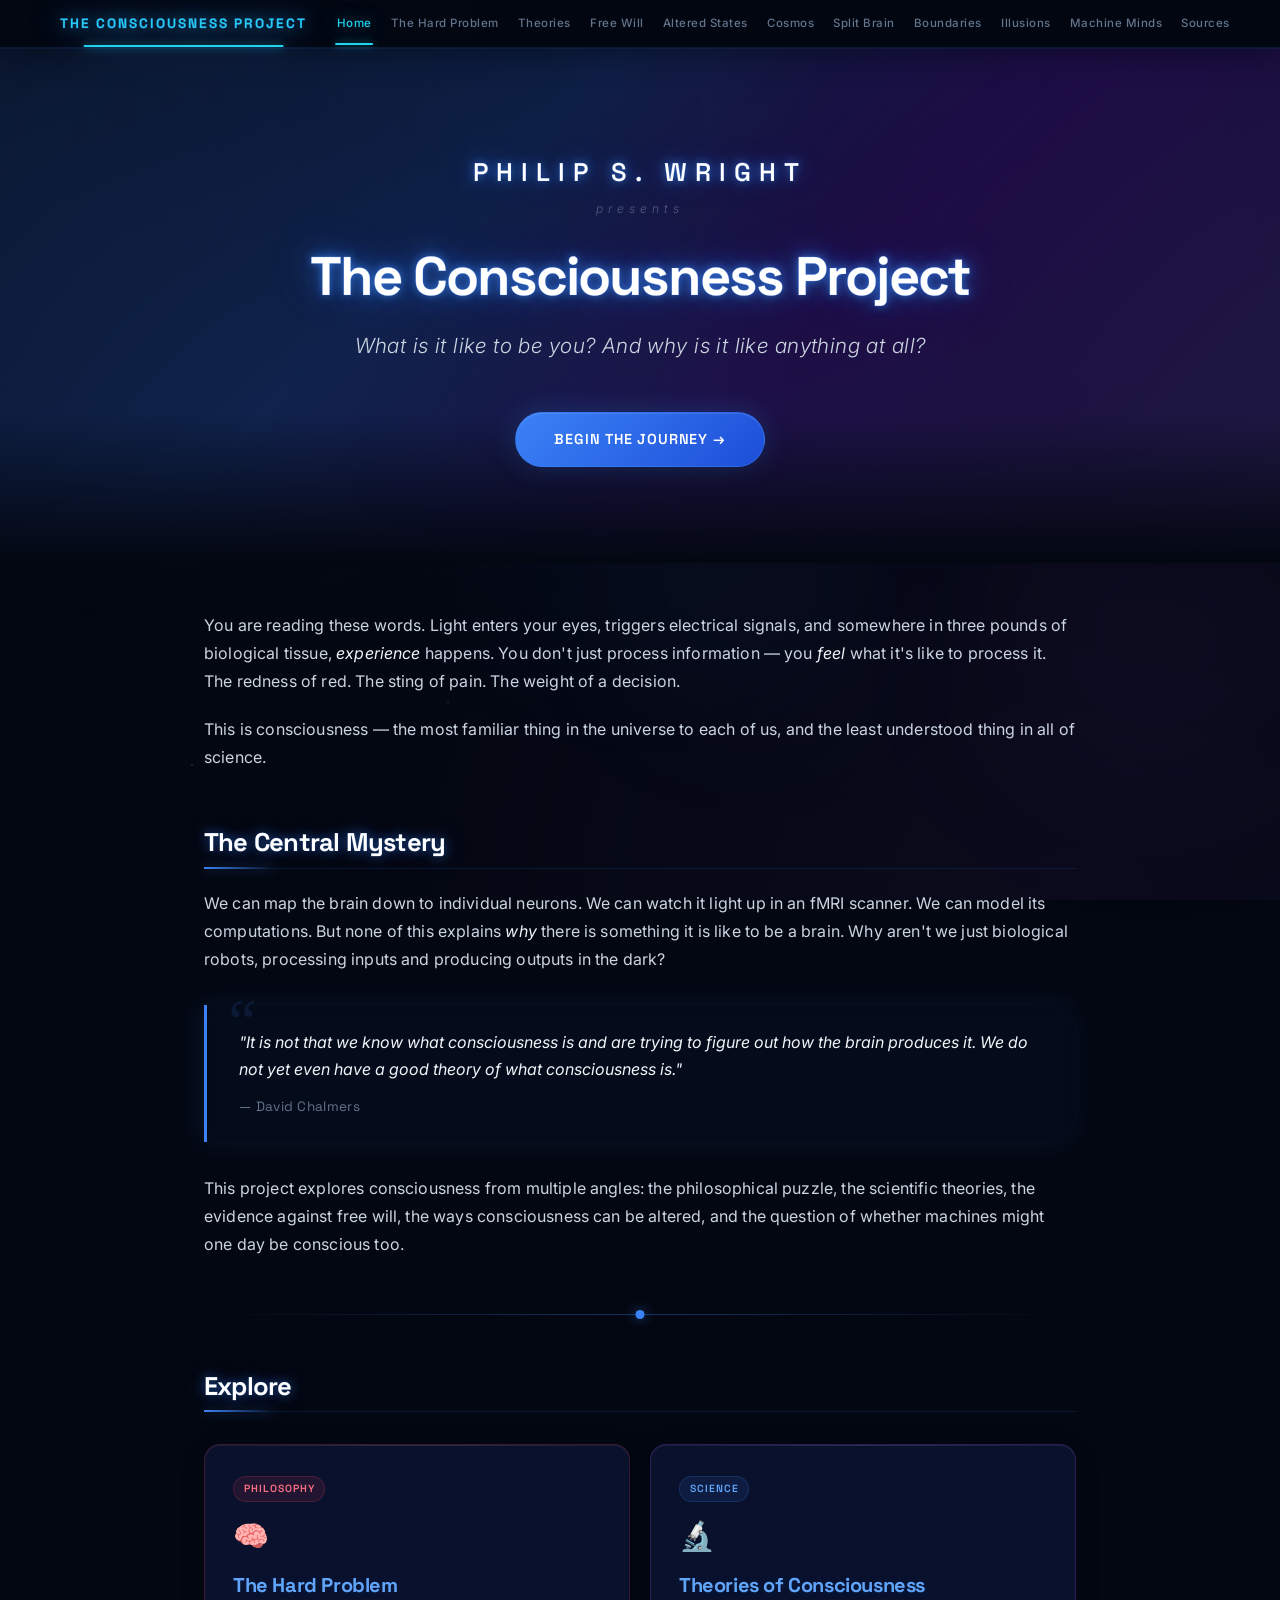
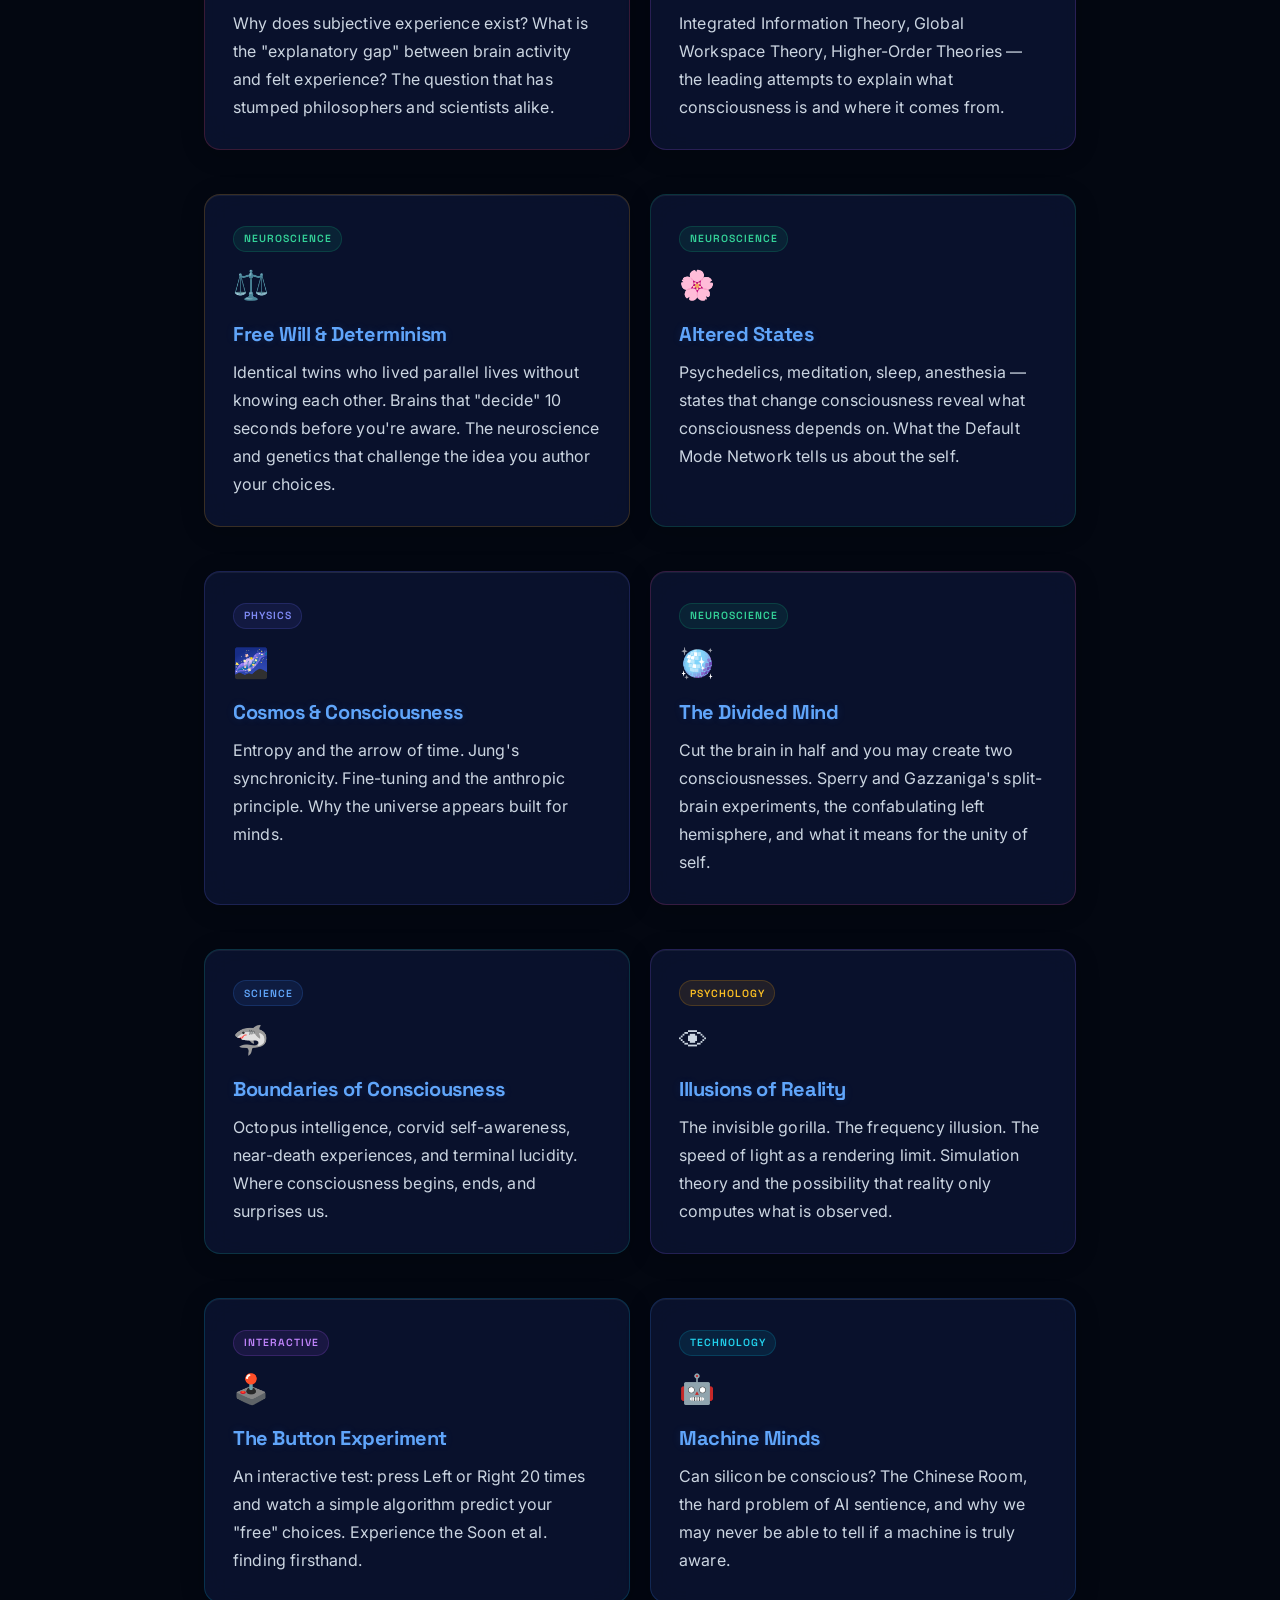
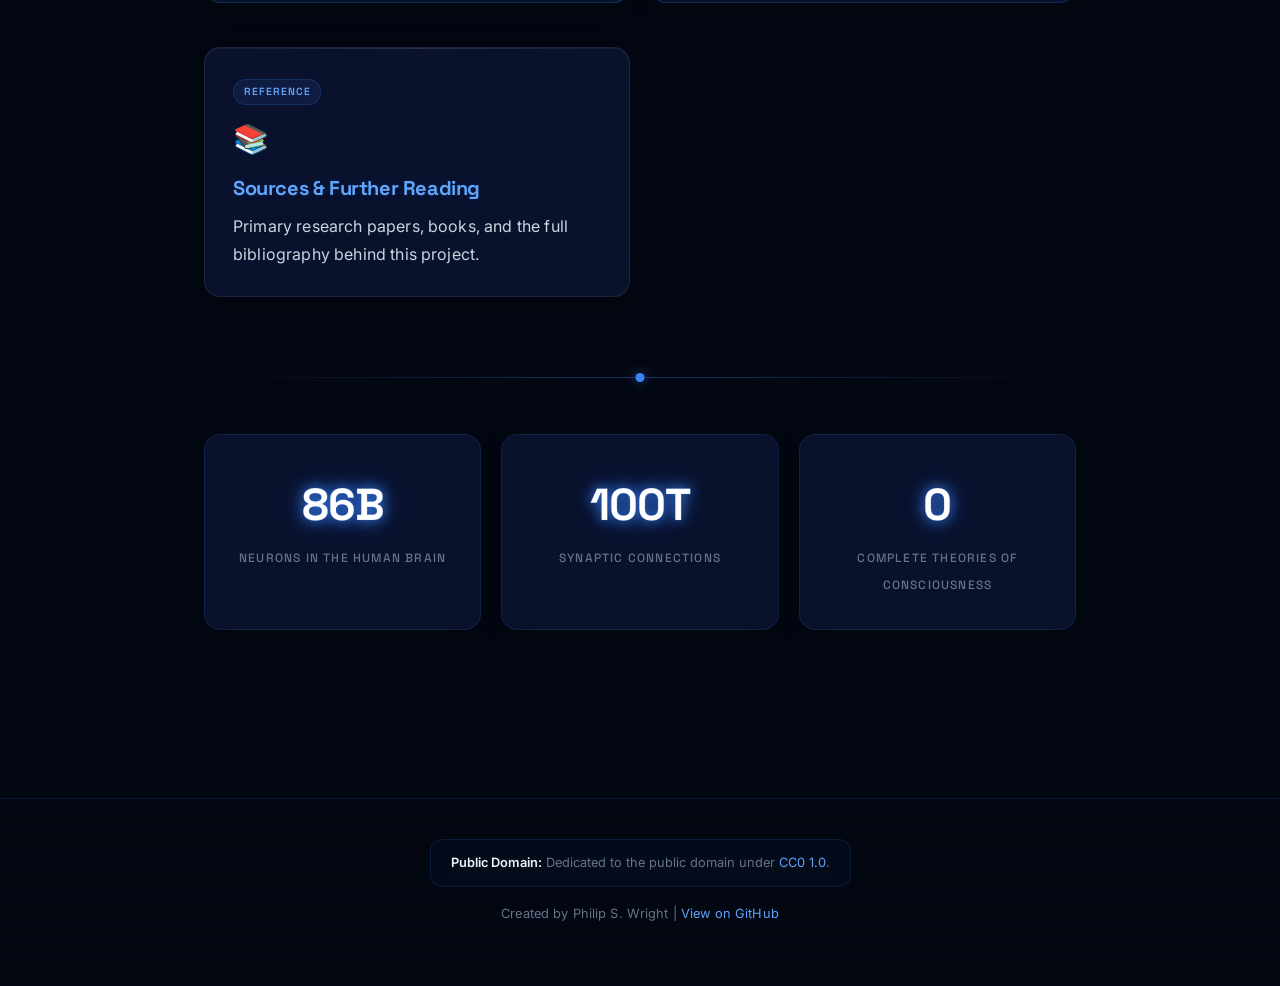
<file: index.html>
<!DOCTYPE html>
<html lang="en">
<head>
  <meta charset="UTF-8">
  <meta name="viewport" content="width=device-width, initial-scale=1.0">
  <title>The Consciousness Project</title>
  <meta name="description" content="An exploration of consciousness — the hard problem, theories of mind, free will, altered states, and machine sentience.">
  <link rel="stylesheet" href="style.css?v=1.2">
</head>
<body>
  <!-- Floating orbs -->
  <div class="orb orb-1"></div>
  <div class="orb orb-2"></div>
  <div class="orb orb-3"></div>

  <nav>
    <div class="nav-inner">
      <a href="index.html" class="site-title">The Consciousness Project</a>
      <button class="nav-toggle" aria-label="Toggle navigation menu">
        <span></span>
        <span></span>
        <span></span>
      </button>
      <a href="index.html" class="active">Home</a>
      <a href="hard-problem.html">The Hard Problem</a>
      <a href="theories.html">Theories</a>
      <a href="free-will.html">Free Will</a>
      <a href="altered-states.html">Altered States</a>
      <a href="cosmos.html">Cosmos</a>
      <a href="split-brain.html">Split Brain</a>
      <a href="boundaries.html">Boundaries</a>
      <a href="illusions.html">Illusions</a>
      <a href="machine-minds.html">Machine Minds</a>
      <a href="sources.html">Sources</a>
    </div>
  </nav>

  <div class="hero">
    <h1 class="author-name">Philip S. Wright</h1>
    <p class="presents">presents</p>
    <h2 class="project-title">The Consciousness Project</h2>
    <p class="subtitle">What is it like to be you? And why is it like anything at all?</p>
    <div class="hero-cta">
      <a href="hard-problem.html">Begin the journey &rarr;</a>
    </div>
  </div>

  <div class="container">

    <p class="animate-on-scroll">You are reading these words. Light enters your eyes, triggers electrical signals, and somewhere in three pounds of biological tissue, <em>experience</em> happens. You don't just process information &mdash; you <em>feel</em> what it's like to process it. The redness of red. The sting of pain. The weight of a decision.</p>

    <p class="animate-on-scroll">This is consciousness &mdash; the most familiar thing in the universe to each of us, and the least understood thing in all of science.</p>

    <h2 class="animate-on-scroll">The Central Mystery</h2>

    <p class="animate-on-scroll">We can map the brain down to individual neurons. We can watch it light up in an fMRI scanner. We can model its computations. But none of this explains <em>why</em> there is something it is like to be a brain. Why aren't we just biological robots, processing inputs and producing outputs in the dark?</p>

    <blockquote class="animate-on-scroll">
      "It is not that we know what consciousness is and are trying to figure out how the brain produces it. We do not yet even have a good theory of what consciousness <em>is</em>."
      <cite>&mdash; David Chalmers</cite>
    </blockquote>

    <p class="animate-on-scroll">This project explores consciousness from multiple angles: the philosophical puzzle, the scientific theories, the evidence against free will, the ways consciousness can be altered, and the question of whether machines might one day be conscious too.</p>

    <div class="section-divider"></div>

    <h2 class="animate-on-scroll">Explore</h2>

    <div class="card-grid">
      <div class="card animate-on-scroll stagger-1" data-topic="hard-problem">
        <span class="tag philosophy">Philosophy</span>
        <span class="card-icon">&#129504;</span>
        <h3><a href="hard-problem.html">The Hard Problem</a></h3>
        <p>Why does subjective experience exist? What is the "explanatory gap" between brain activity and felt experience? The question that has stumped philosophers and scientists alike.</p>
      </div>

      <div class="card animate-on-scroll stagger-2" data-topic="theories">
        <span class="tag science">Science</span>
        <span class="card-icon">&#128300;</span>
        <h3><a href="theories.html">Theories of Consciousness</a></h3>
        <p>Integrated Information Theory, Global Workspace Theory, Higher-Order Theories &mdash; the leading attempts to explain what consciousness is and where it comes from.</p>
      </div>

      <div class="card animate-on-scroll stagger-3" data-topic="free-will">
        <span class="tag neuroscience">Neuroscience</span>
        <span class="card-icon">&#9878;&#65039;</span>
        <h3><a href="free-will.html">Free Will &amp; Determinism</a></h3>
        <p>Identical twins who lived parallel lives without knowing each other. Brains that "decide" 10 seconds before you're aware. The neuroscience and genetics that challenge the idea you author your choices.</p>
      </div>

      <div class="card animate-on-scroll stagger-4" data-topic="altered-states">
        <span class="tag neuroscience">Neuroscience</span>
        <span class="card-icon">&#127800;</span>
        <h3><a href="altered-states.html">Altered States</a></h3>
        <p>Psychedelics, meditation, sleep, anesthesia &mdash; states that change consciousness reveal what consciousness depends on. What the Default Mode Network tells us about the self.</p>
      </div>

      <div class="card animate-on-scroll stagger-5" data-topic="cosmos">
        <span class="tag physics">Physics</span>
        <span class="card-icon">&#127756;</span>
        <h3><a href="cosmos.html">Cosmos &amp; Consciousness</a></h3>
        <p>Entropy and the arrow of time. Jung's synchronicity. Fine-tuning and the anthropic principle. Why the universe appears built for minds.</p>
      </div>

      <div class="card animate-on-scroll stagger-6" data-topic="split-brain">
        <span class="tag neuroscience">Neuroscience</span>
        <span class="card-icon">&#129705;</span>
        <h3><a href="split-brain.html">The Divided Mind</a></h3>
        <p>Cut the brain in half and you may create two consciousnesses. Sperry and Gazzaniga's split-brain experiments, the confabulating left hemisphere, and what it means for the unity of self.</p>
      </div>

      <div class="card animate-on-scroll stagger-7" data-topic="boundaries">
        <span class="tag science">Science</span>
        <span class="card-icon">&#129416;</span>
        <h3><a href="boundaries.html">Boundaries of Consciousness</a></h3>
        <p>Octopus intelligence, corvid self-awareness, near-death experiences, and terminal lucidity. Where consciousness begins, ends, and surprises us.</p>
      </div>

      <div class="card animate-on-scroll stagger-8" data-topic="illusions">
        <span class="tag psychology">Psychology</span>
        <span class="card-icon">&#128065;</span>
        <h3><a href="illusions.html">Illusions of Reality</a></h3>
        <p>The invisible gorilla. The frequency illusion. The speed of light as a rendering limit. Simulation theory and the possibility that reality only computes what is observed.</p>
      </div>

      <div class="card animate-on-scroll stagger-9" data-topic="experiment">
        <span class="tag interactive">Interactive</span>
        <span class="card-icon">&#128377;&#65039;</span>
        <h3><a href="experiment.html">The Button Experiment</a></h3>
        <p>An interactive test: press Left or Right 20 times and watch a simple algorithm predict your "free" choices. Experience the Soon et al. finding firsthand.</p>
      </div>

      <div class="card animate-on-scroll stagger-10" data-topic="machine-minds">
        <span class="tag technology">Technology</span>
        <span class="card-icon">&#129302;</span>
        <h3><a href="machine-minds.html">Machine Minds</a></h3>
        <p>Can silicon be conscious? The Chinese Room, the hard problem of AI sentience, and why we may never be able to tell if a machine is truly aware.</p>
      </div>

      <div class="card animate-on-scroll stagger-11" data-topic="sources">
        <span class="tag science">Reference</span>
        <span class="card-icon">&#128218;</span>
        <h3><a href="sources.html">Sources &amp; Further Reading</a></h3>
        <p>Primary research papers, books, and the full bibliography behind this project.</p>
      </div>
    </div>

    <div class="section-divider"></div>

    <div class="stat-grid">
      <div class="stat-box animate-on-scroll stagger-1">
        <span class="number">86B</span>
        <span class="label">Neurons in the human brain</span>
      </div>
      <div class="stat-box animate-on-scroll stagger-2">
        <span class="number">100T</span>
        <span class="label">Synaptic connections</span>
      </div>
      <div class="stat-box animate-on-scroll stagger-3">
        <span class="number">0</span>
        <span class="label">Complete theories of consciousness</span>
      </div>
    </div>

  </div>

  <footer>
    <div class="license-box">
      <strong>Public Domain:</strong> Dedicated to the public domain under <a href="https://creativecommons.org/publicdomain/zero/1.0/" target="_blank" rel="noopener">CC0 1.0</a>.
    </div>
    <p>Created by Philip S. Wright | <a href="https://github.com/pdubbbbbs/jim-twins-project">View on GitHub</a></p>
  </footer>

  <script src="animations.js?v=1.2"></script>
</body>
</html>
</file>
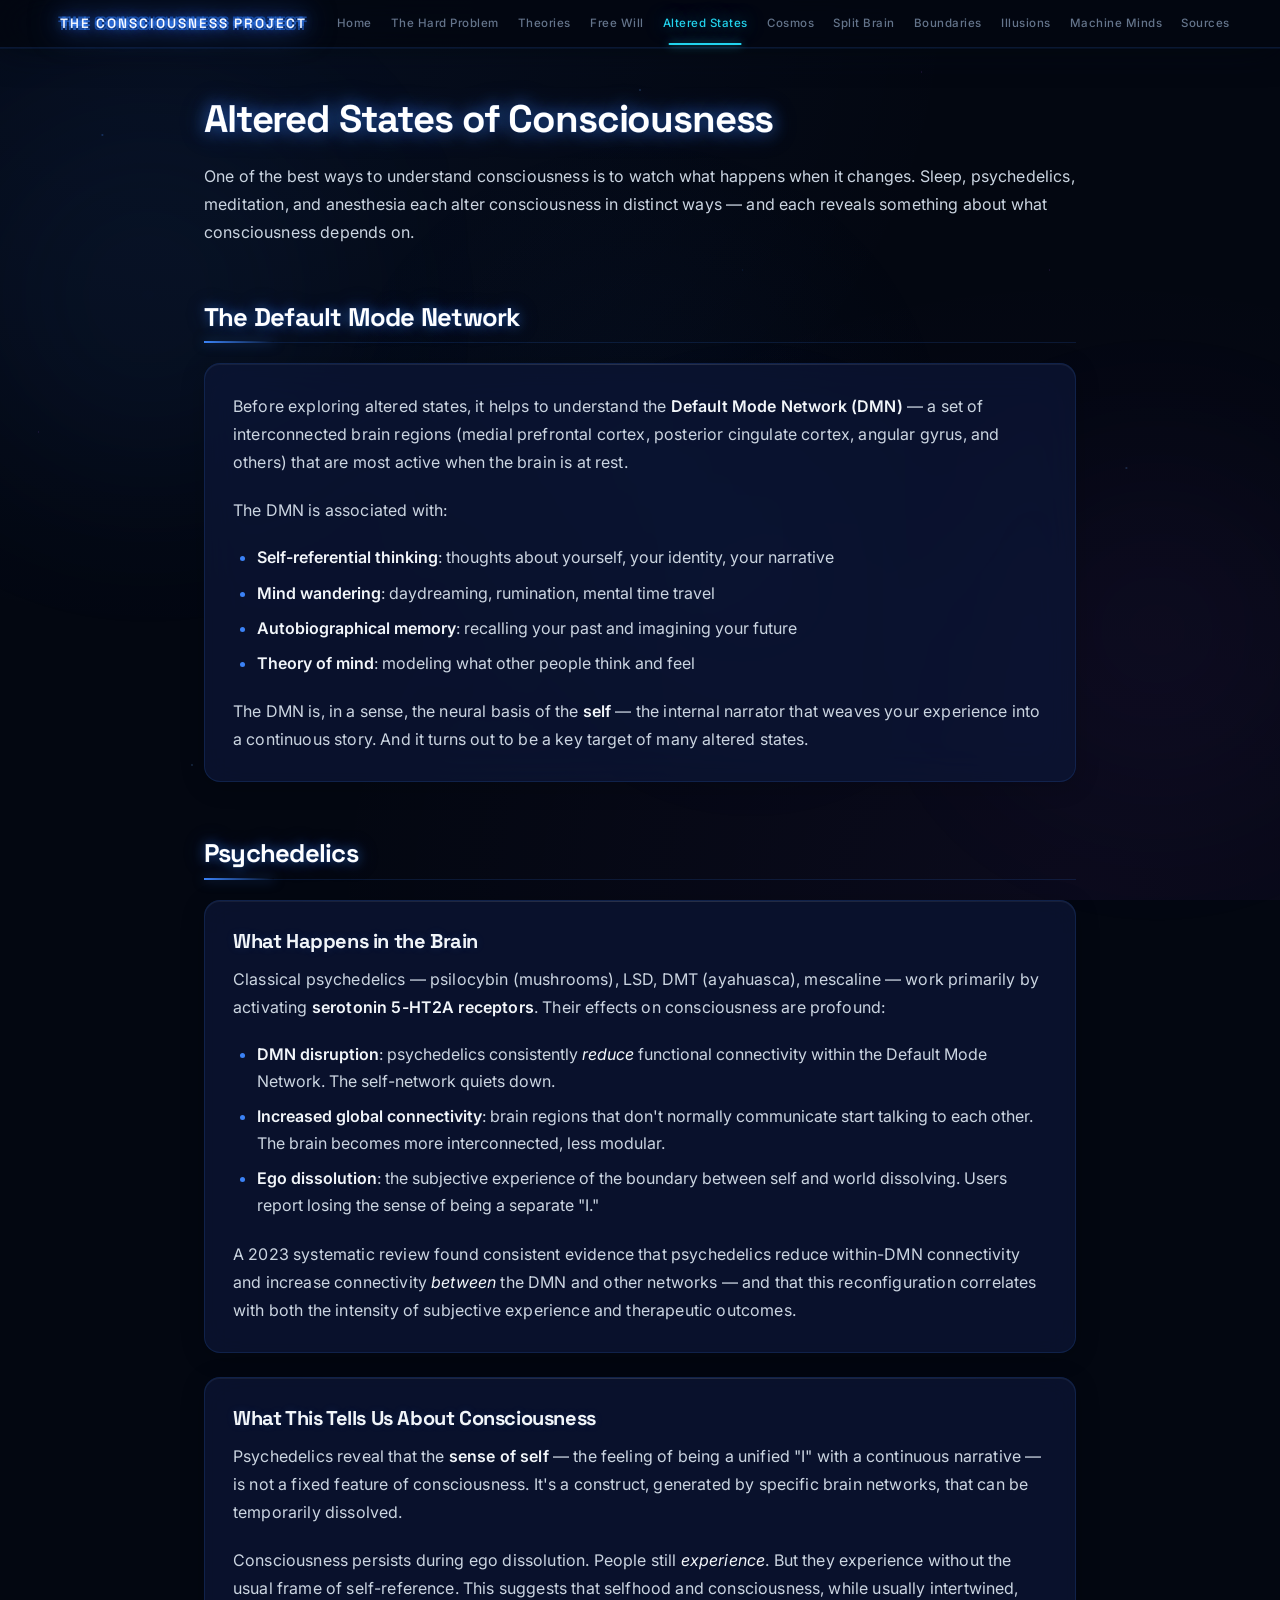
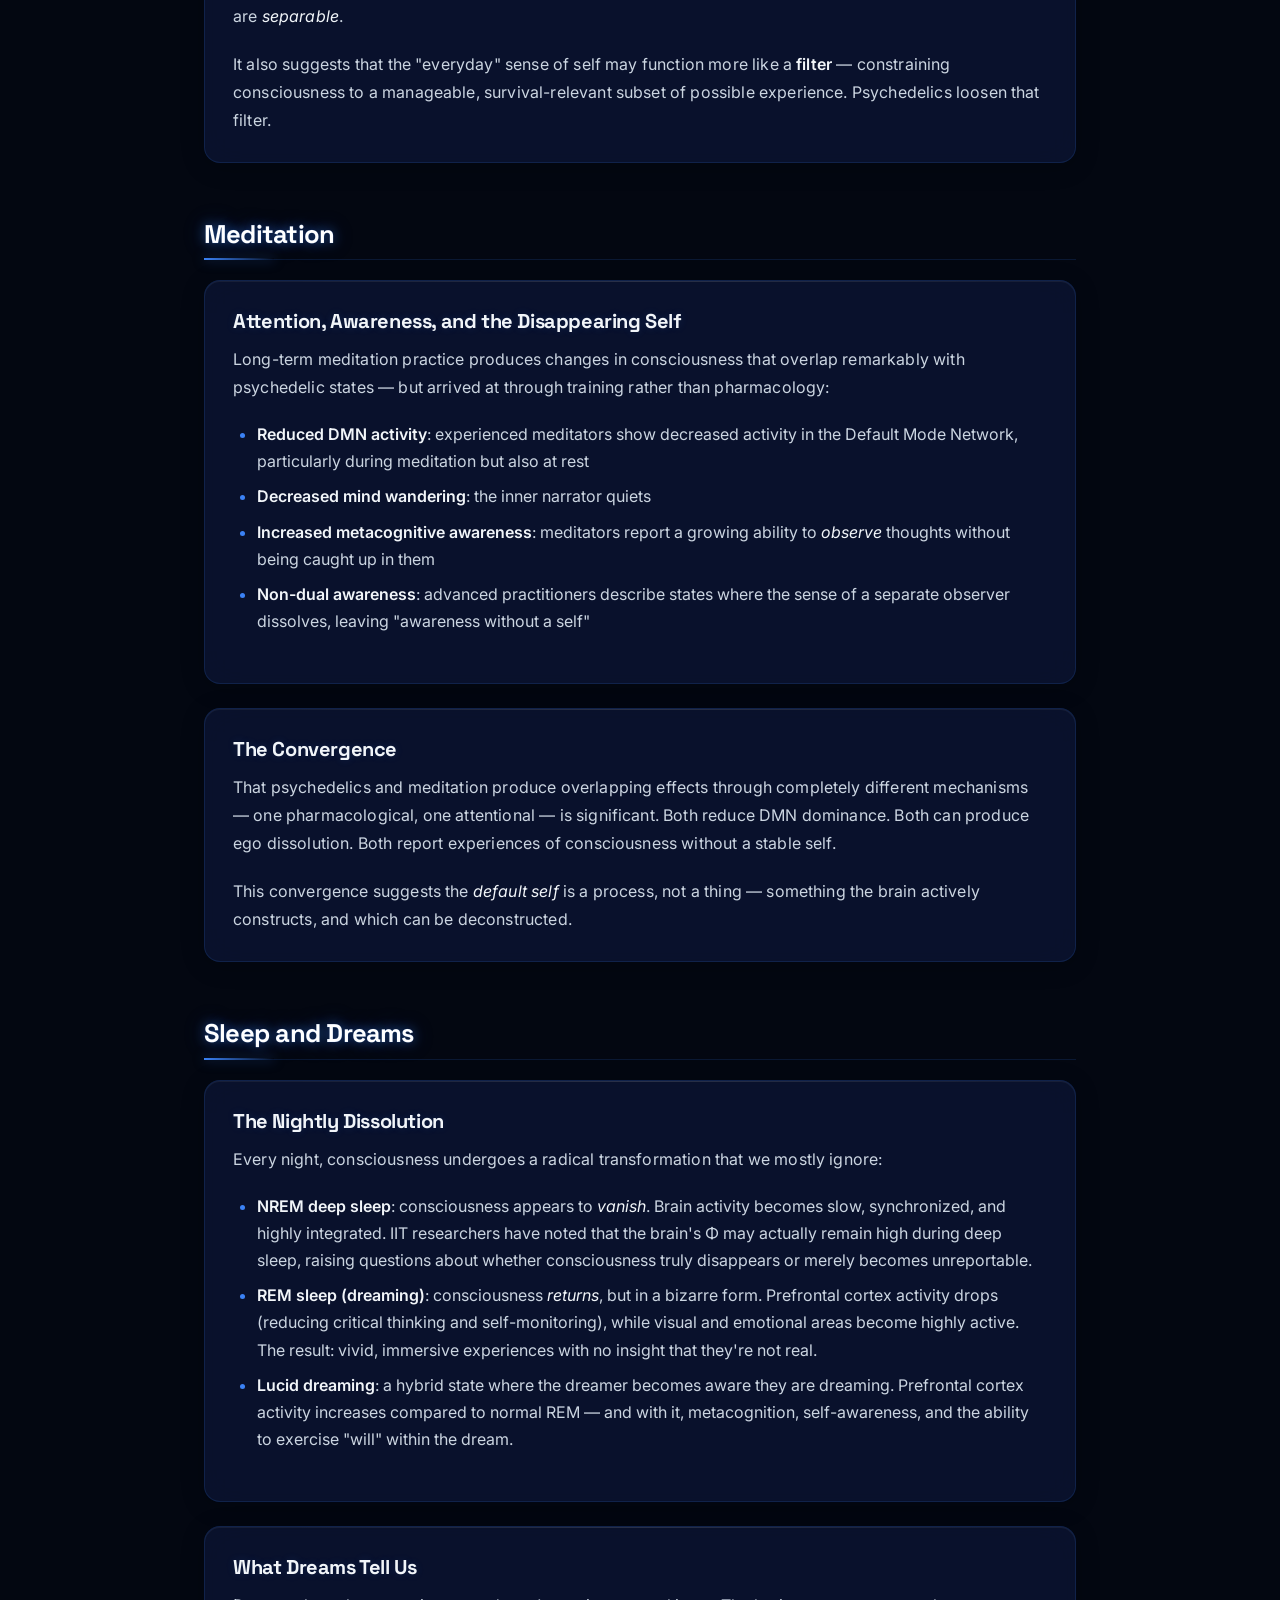
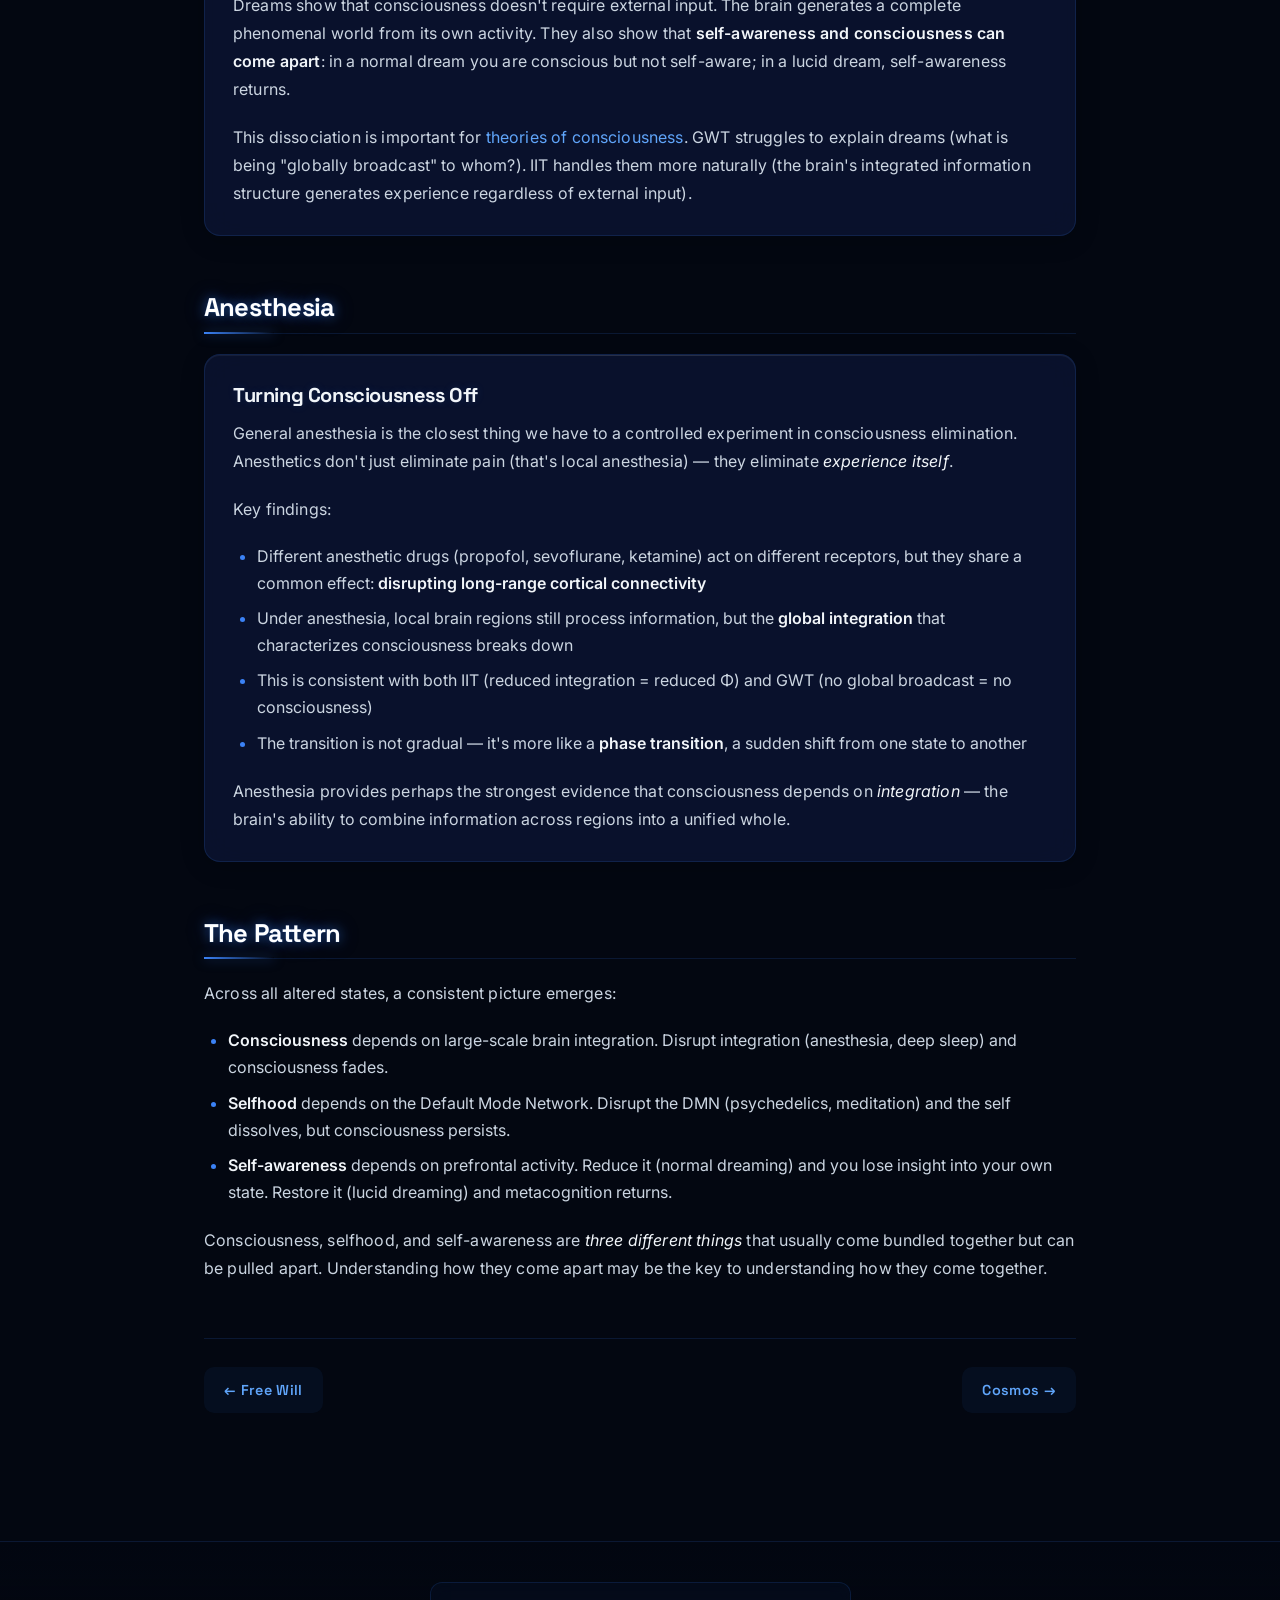
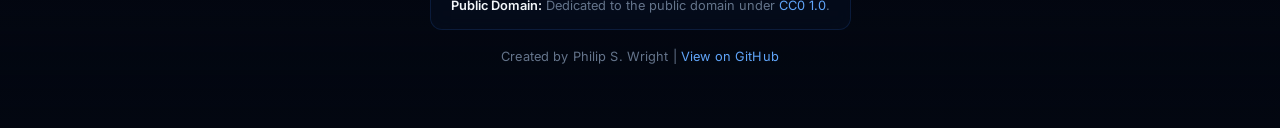
<file: altered-states.html>
<!DOCTYPE html>
<html lang="en">
<head>
  <meta charset="UTF-8">
  <meta name="viewport" content="width=device-width, initial-scale=1.0">
  <title>Altered States | The Consciousness Project</title>
  <meta name="description" content="Psychedelics, meditation, sleep, and anesthesia — states that change consciousness and what they reveal about the mind.">
  <link rel="stylesheet" href="style.css?v=1.2">
</head>
<body>
  <!-- Floating orbs -->
  <div class="orb orb-1"></div>
  <div class="orb orb-2"></div>
  <div class="orb orb-3"></div>
  <nav>
    <div class="nav-inner">
      <a href="index.html" class="site-title">The Consciousness Project</a>
      <button class="nav-toggle" aria-label="Toggle navigation menu">
        <span></span>
        <span></span>
        <span></span>
      </button>
      <a href="index.html">Home</a>
      <a href="hard-problem.html">The Hard Problem</a>
      <a href="theories.html">Theories</a>
      <a href="free-will.html">Free Will</a>
      <a href="altered-states.html" class="active">Altered States</a>
      <a href="cosmos.html">Cosmos</a>
      <a href="split-brain.html">Split Brain</a>
      <a href="boundaries.html">Boundaries</a>
      <a href="illusions.html">Illusions</a>
      <a href="machine-minds.html">Machine Minds</a>
      <a href="sources.html">Sources</a>
    </div>
  </nav>

  <div class="container">
    <h1>Altered States of Consciousness</h1>

    <p>One of the best ways to understand consciousness is to watch what happens when it changes. Sleep, psychedelics, meditation, and anesthesia each alter consciousness in distinct ways &mdash; and each reveals something about what consciousness depends on.</p>

    <!-- ==================== DMN ==================== -->

    <h2>The Default Mode Network</h2>

    <div class="card animate-on-scroll">
      <p>Before exploring altered states, it helps to understand the <strong>Default Mode Network (DMN)</strong> &mdash; a set of interconnected brain regions (medial prefrontal cortex, posterior cingulate cortex, angular gyrus, and others) that are most active when the brain is at rest.</p>
      <p>The DMN is associated with:</p>
      <ul>
        <li><strong>Self-referential thinking</strong>: thoughts about yourself, your identity, your narrative</li>
        <li><strong>Mind wandering</strong>: daydreaming, rumination, mental time travel</li>
        <li><strong>Autobiographical memory</strong>: recalling your past and imagining your future</li>
        <li><strong>Theory of mind</strong>: modeling what other people think and feel</li>
      </ul>
      <p>The DMN is, in a sense, the neural basis of the <strong>self</strong> &mdash; the internal narrator that weaves your experience into a continuous story. And it turns out to be a key target of many altered states.</p>
    </div>

    <!-- ==================== PSYCHEDELICS ==================== -->

    <h2>Psychedelics</h2>

    <div class="card animate-on-scroll">
      <h3>What Happens in the Brain</h3>
      <p>Classical psychedelics &mdash; psilocybin (mushrooms), LSD, DMT (ayahuasca), mescaline &mdash; work primarily by activating <strong>serotonin 5-HT2A receptors</strong>. Their effects on consciousness are profound:</p>
      <ul>
        <li><strong>DMN disruption</strong>: psychedelics consistently <em>reduce</em> functional connectivity within the Default Mode Network. The self-network quiets down.</li>
        <li><strong>Increased global connectivity</strong>: brain regions that don't normally communicate start talking to each other. The brain becomes more interconnected, less modular.</li>
        <li><strong>Ego dissolution</strong>: the subjective experience of the boundary between self and world dissolving. Users report losing the sense of being a separate "I."</li>
      </ul>
      <p>A 2023 systematic review found consistent evidence that psychedelics reduce within-DMN connectivity and increase connectivity <em>between</em> the DMN and other networks &mdash; and that this reconfiguration correlates with both the intensity of subjective experience and therapeutic outcomes.</p>
    </div>

    <div class="card animate-on-scroll">
      <h3>What This Tells Us About Consciousness</h3>
      <p>Psychedelics reveal that the <strong>sense of self</strong> &mdash; the feeling of being a unified "I" with a continuous narrative &mdash; is not a fixed feature of consciousness. It's a construct, generated by specific brain networks, that can be temporarily dissolved.</p>
      <p>Consciousness persists during ego dissolution. People still <em>experience</em>. But they experience without the usual frame of self-reference. This suggests that selfhood and consciousness, while usually intertwined, are <em>separable</em>.</p>
      <p>It also suggests that the "everyday" sense of self may function more like a <strong>filter</strong> &mdash; constraining consciousness to a manageable, survival-relevant subset of possible experience. Psychedelics loosen that filter.</p>
    </div>

    <!-- ==================== MEDITATION ==================== -->

    <h2>Meditation</h2>

    <div class="card animate-on-scroll">
      <h3>Attention, Awareness, and the Disappearing Self</h3>
      <p>Long-term meditation practice produces changes in consciousness that overlap remarkably with psychedelic states &mdash; but arrived at through training rather than pharmacology:</p>
      <ul>
        <li><strong>Reduced DMN activity</strong>: experienced meditators show decreased activity in the Default Mode Network, particularly during meditation but also at rest</li>
        <li><strong>Decreased mind wandering</strong>: the inner narrator quiets</li>
        <li><strong>Increased metacognitive awareness</strong>: meditators report a growing ability to <em>observe</em> thoughts without being caught up in them</li>
        <li><strong>Non-dual awareness</strong>: advanced practitioners describe states where the sense of a separate observer dissolves, leaving "awareness without a self"</li>
      </ul>
    </div>

    <div class="card animate-on-scroll">
      <h3>The Convergence</h3>
      <p>That psychedelics and meditation produce overlapping effects through completely different mechanisms &mdash; one pharmacological, one attentional &mdash; is significant. Both reduce DMN dominance. Both can produce ego dissolution. Both report experiences of consciousness without a stable self.</p>
      <p>This convergence suggests the <em>default self</em> is a process, not a thing &mdash; something the brain actively constructs, and which can be deconstructed.</p>
    </div>

    <!-- ==================== SLEEP ==================== -->

    <h2>Sleep and Dreams</h2>

    <div class="card animate-on-scroll">
      <h3>The Nightly Dissolution</h3>
      <p>Every night, consciousness undergoes a radical transformation that we mostly ignore:</p>
      <ul>
        <li><strong>NREM deep sleep</strong>: consciousness appears to <em>vanish</em>. Brain activity becomes slow, synchronized, and highly integrated. IIT researchers have noted that the brain's &Phi; may actually remain high during deep sleep, raising questions about whether consciousness truly disappears or merely becomes unreportable.</li>
        <li><strong>REM sleep (dreaming)</strong>: consciousness <em>returns</em>, but in a bizarre form. Prefrontal cortex activity drops (reducing critical thinking and self-monitoring), while visual and emotional areas become highly active. The result: vivid, immersive experiences with no insight that they're not real.</li>
        <li><strong>Lucid dreaming</strong>: a hybrid state where the dreamer becomes aware they are dreaming. Prefrontal cortex activity increases compared to normal REM &mdash; and with it, metacognition, self-awareness, and the ability to exercise "will" within the dream.</li>
      </ul>
    </div>

    <div class="card animate-on-scroll">
      <h3>What Dreams Tell Us</h3>
      <p>Dreams show that consciousness doesn't require external input. The brain generates a complete phenomenal world from its own activity. They also show that <strong>self-awareness and consciousness can come apart</strong>: in a normal dream you are conscious but not self-aware; in a lucid dream, self-awareness returns.</p>
      <p>This dissociation is important for <a href="theories.html">theories of consciousness</a>. GWT struggles to explain dreams (what is being "globally broadcast" to whom?). IIT handles them more naturally (the brain's integrated information structure generates experience regardless of external input).</p>
    </div>

    <!-- ==================== ANESTHESIA ==================== -->

    <h2>Anesthesia</h2>

    <div class="card animate-on-scroll">
      <h3>Turning Consciousness Off</h3>
      <p>General anesthesia is the closest thing we have to a controlled experiment in consciousness elimination. Anesthetics don't just eliminate pain (that's local anesthesia) &mdash; they eliminate <em>experience itself</em>.</p>
      <p>Key findings:</p>
      <ul>
        <li>Different anesthetic drugs (propofol, sevoflurane, ketamine) act on different receptors, but they share a common effect: <strong>disrupting long-range cortical connectivity</strong></li>
        <li>Under anesthesia, local brain regions still process information, but the <strong>global integration</strong> that characterizes consciousness breaks down</li>
        <li>This is consistent with both IIT (reduced integration = reduced &Phi;) and GWT (no global broadcast = no consciousness)</li>
        <li>The transition is not gradual &mdash; it's more like a <strong>phase transition</strong>, a sudden shift from one state to another</li>
      </ul>
      <p>Anesthesia provides perhaps the strongest evidence that consciousness depends on <em>integration</em> &mdash; the brain's ability to combine information across regions into a unified whole.</p>
    </div>

    <h2>The Pattern</h2>

    <p>Across all altered states, a consistent picture emerges:</p>
    <ul>
      <li><strong>Consciousness</strong> depends on large-scale brain integration. Disrupt integration (anesthesia, deep sleep) and consciousness fades.</li>
      <li><strong>Selfhood</strong> depends on the Default Mode Network. Disrupt the DMN (psychedelics, meditation) and the self dissolves, but consciousness persists.</li>
      <li><strong>Self-awareness</strong> depends on prefrontal activity. Reduce it (normal dreaming) and you lose insight into your own state. Restore it (lucid dreaming) and metacognition returns.</li>
    </ul>

    <p>Consciousness, selfhood, and self-awareness are <em>three different things</em> that usually come bundled together but can be pulled apart. Understanding how they come apart may be the key to understanding how they come together.</p>

    <div class="page-nav">
      <a href="free-will.html">&larr; Free Will</a>
      <a href="cosmos.html">Cosmos &rarr;</a>
    </div>
  </div>

  <footer>
    <div class="license-box">
      <strong>Public Domain:</strong> Dedicated to the public domain under <a href="https://creativecommons.org/publicdomain/zero/1.0/" target="_blank" rel="noopener">CC0 1.0</a>.
    </div>
    <p>Created by Philip S. Wright | <a href="https://github.com/pdubbbbbs/jim-twins-project">View on GitHub</a></p>
  </footer>
  <script src="animations.js?v=1.2"></script>
</body>
</html>
</file>
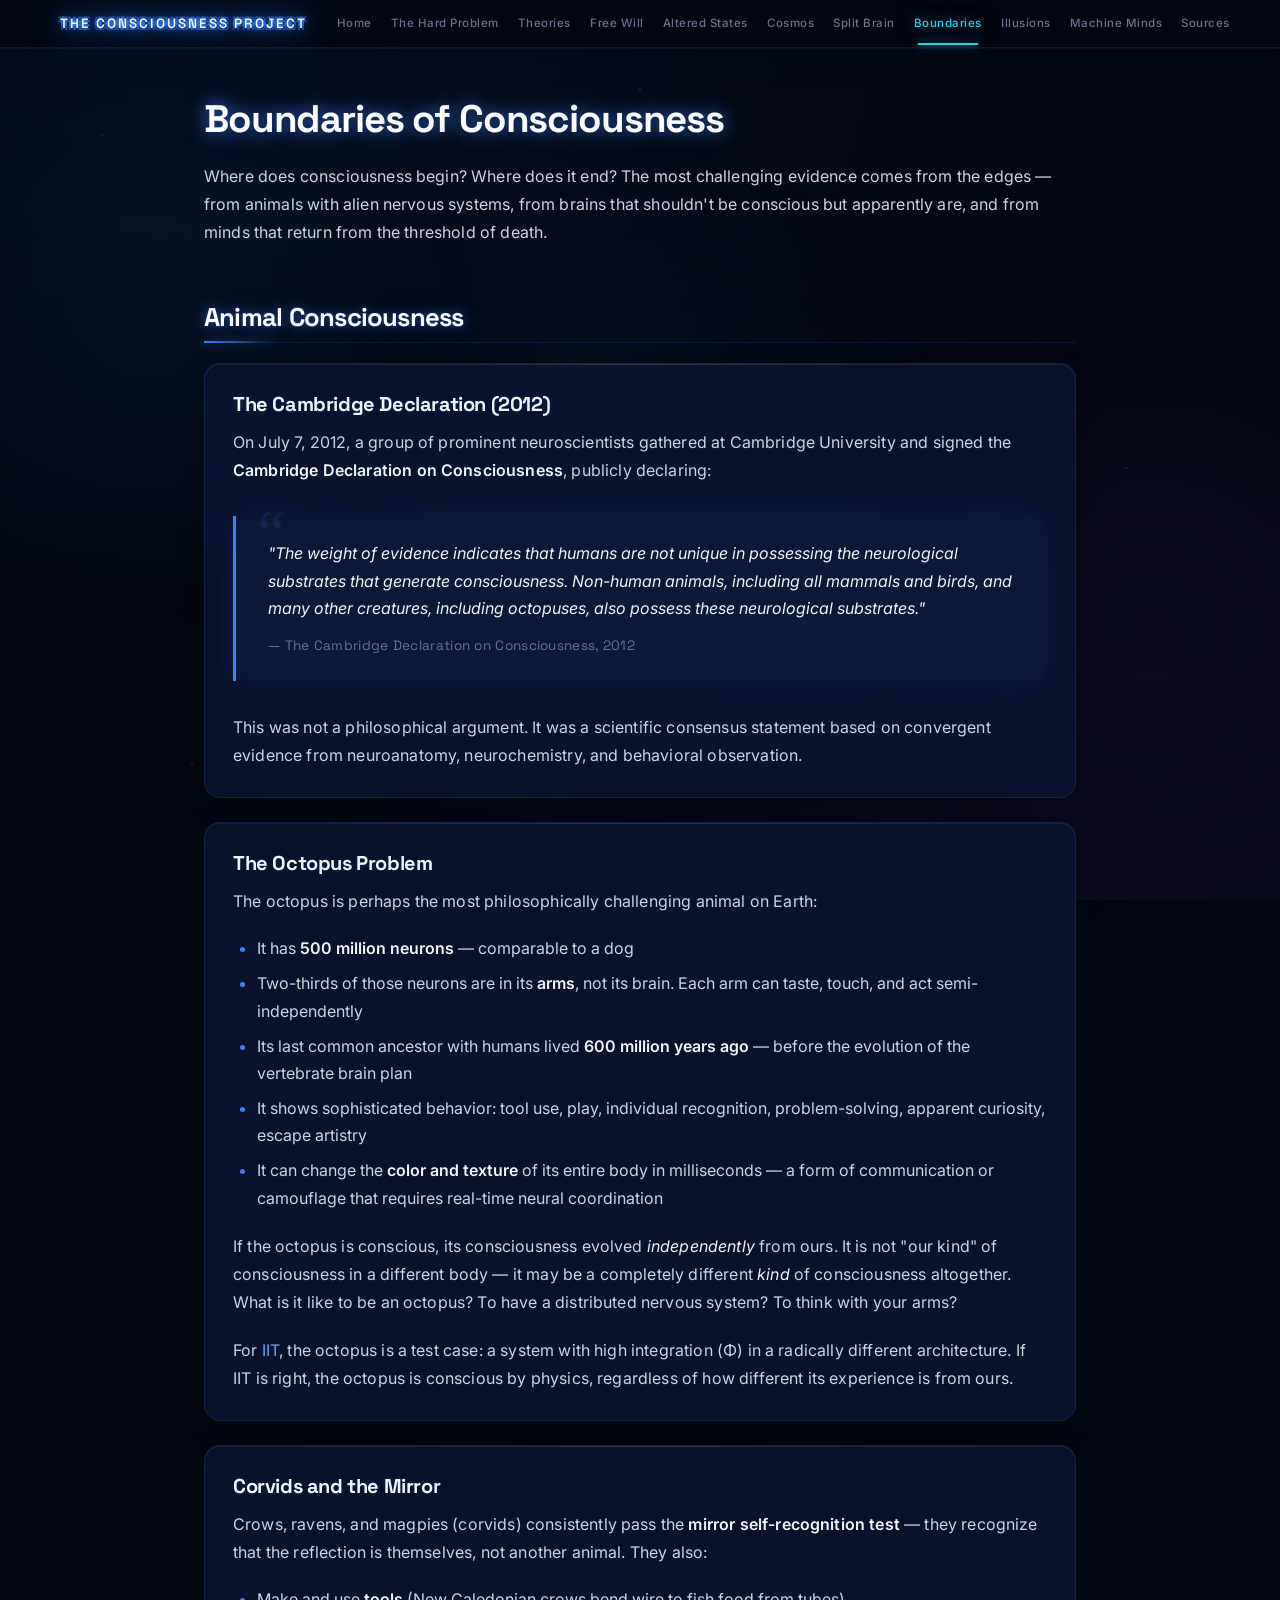
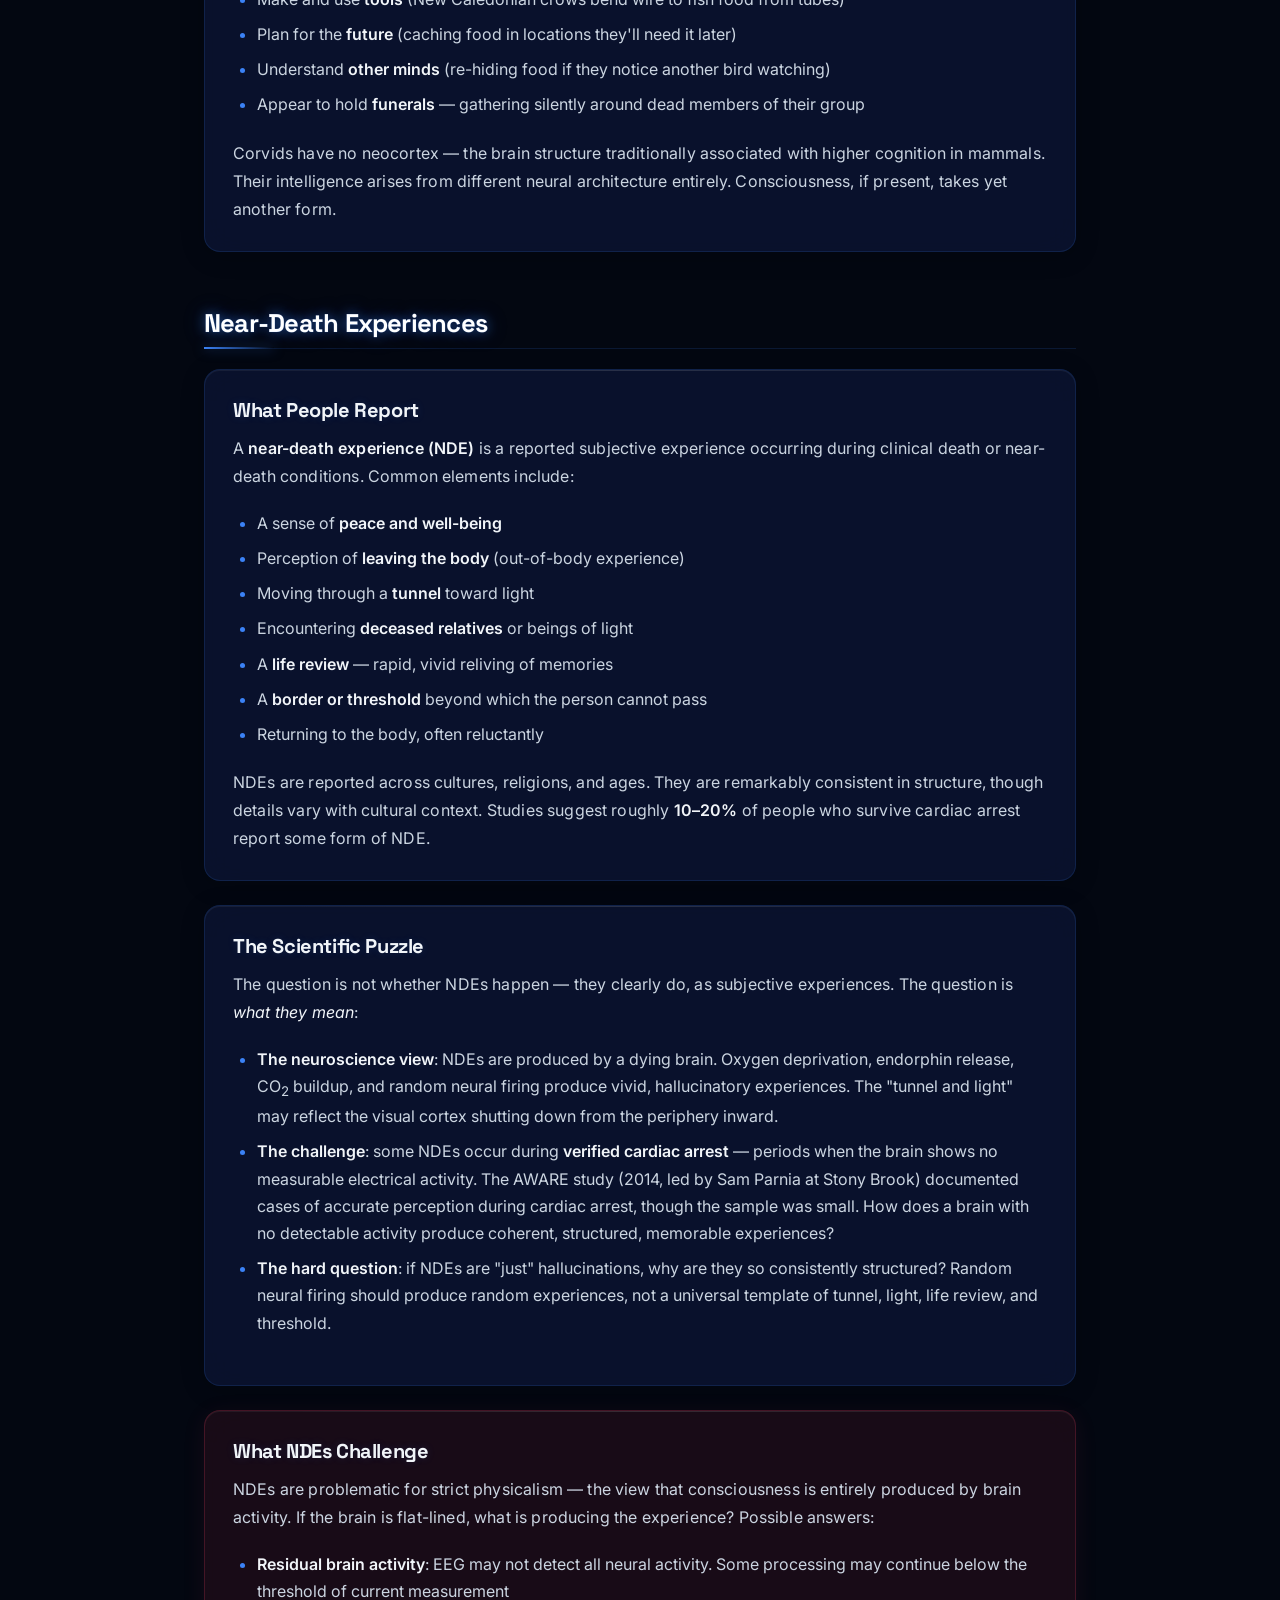
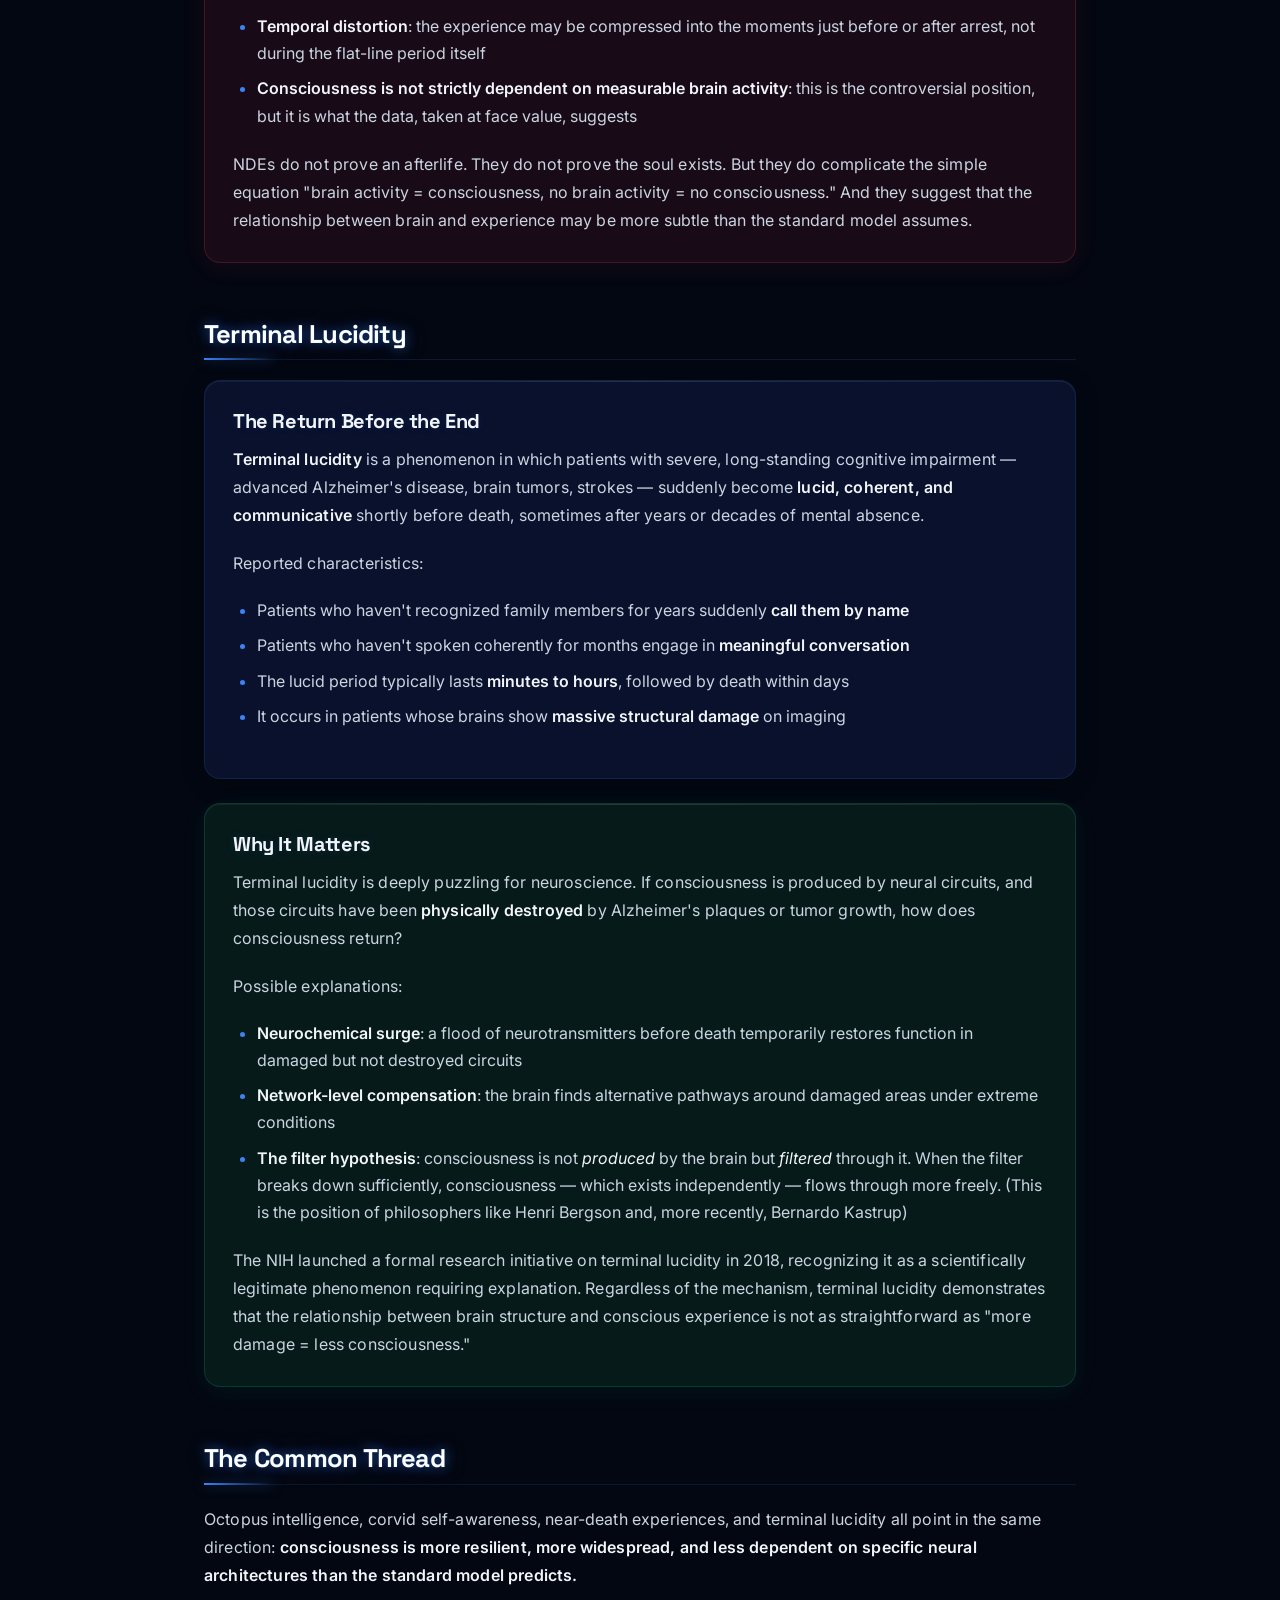
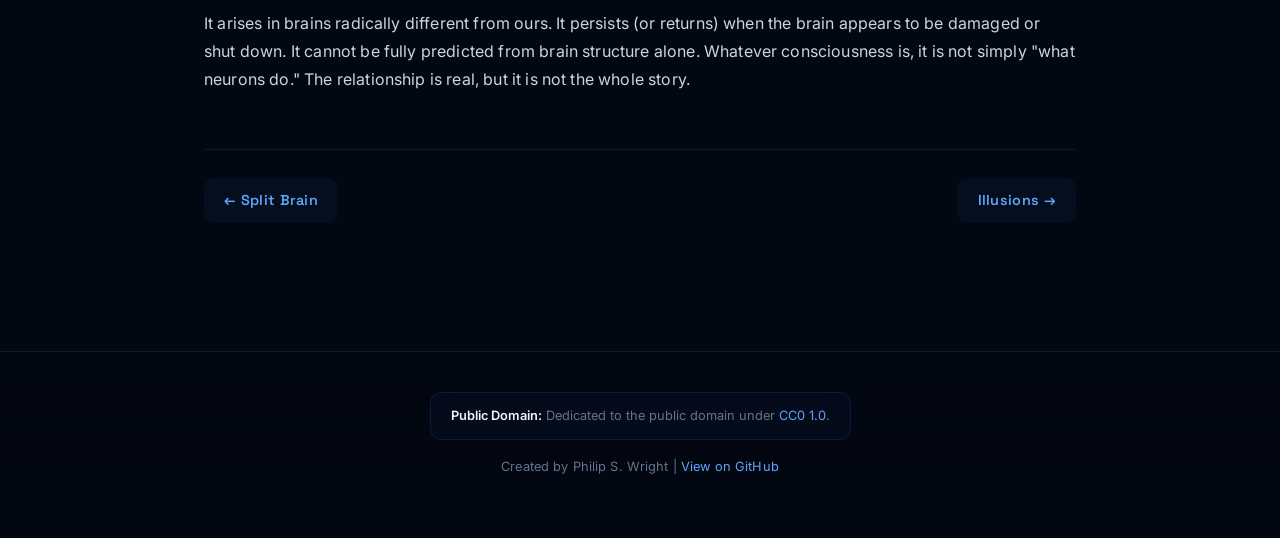
<file: boundaries.html>
<!DOCTYPE html>
<html lang="en">
<head>
  <meta charset="UTF-8">
  <meta name="viewport" content="width=device-width, initial-scale=1.0">
  <title>Boundaries of Consciousness | The Consciousness Project</title>
  <meta name="description" content="Animal consciousness, near-death experiences, and terminal lucidity — exploring where consciousness begins, ends, and surprises us.">
  <link rel="stylesheet" href="style.css?v=1.2">
</head>
<body>
  <!-- Floating orbs -->
  <div class="orb orb-1"></div>
  <div class="orb orb-2"></div>
  <div class="orb orb-3"></div>
  <nav>
    <div class="nav-inner">
      <a href="index.html" class="site-title">The Consciousness Project</a>
      <button class="nav-toggle" aria-label="Toggle navigation menu">
        <span></span>
        <span></span>
        <span></span>
      </button>
      <a href="index.html">Home</a>
      <a href="hard-problem.html">The Hard Problem</a>
      <a href="theories.html">Theories</a>
      <a href="free-will.html">Free Will</a>
      <a href="altered-states.html">Altered States</a>
      <a href="cosmos.html">Cosmos</a>
      <a href="split-brain.html">Split Brain</a>
      <a href="boundaries.html" class="active">Boundaries</a>
      <a href="illusions.html">Illusions</a>
      <a href="machine-minds.html">Machine Minds</a>
      <a href="sources.html">Sources</a>
    </div>
  </nav>

  <div class="container">
    <h1>Boundaries of Consciousness</h1>

    <p>Where does consciousness begin? Where does it end? The most challenging evidence comes from the edges &mdash; from animals with alien nervous systems, from brains that shouldn't be conscious but apparently are, and from minds that return from the threshold of death.</p>

    <!-- ==================== ANIMALS ==================== -->

    <h2>Animal Consciousness</h2>

    <div class="card animate-on-scroll">
      <h3>The Cambridge Declaration (2012)</h3>
      <p>On July 7, 2012, a group of prominent neuroscientists gathered at Cambridge University and signed the <strong>Cambridge Declaration on Consciousness</strong>, publicly declaring:</p>
      <blockquote>
        "The weight of evidence indicates that humans are not unique in possessing the neurological substrates that generate consciousness. Non-human animals, including all mammals and birds, and many other creatures, including octopuses, also possess these neurological substrates."
        <cite>&mdash; The Cambridge Declaration on Consciousness, 2012</cite>
      </blockquote>
      <p>This was not a philosophical argument. It was a scientific consensus statement based on convergent evidence from neuroanatomy, neurochemistry, and behavioral observation.</p>
    </div>

    <div class="card animate-on-scroll">
      <h3>The Octopus Problem</h3>
      <p>The octopus is perhaps the most philosophically challenging animal on Earth:</p>
      <ul>
        <li>It has <strong>500 million neurons</strong> &mdash; comparable to a dog</li>
        <li>Two-thirds of those neurons are in its <strong>arms</strong>, not its brain. Each arm can taste, touch, and act semi-independently</li>
        <li>Its last common ancestor with humans lived <strong>600 million years ago</strong> &mdash; before the evolution of the vertebrate brain plan</li>
        <li>It shows sophisticated behavior: tool use, play, individual recognition, problem-solving, apparent curiosity, escape artistry</li>
        <li>It can change the <strong>color and texture</strong> of its entire body in milliseconds &mdash; a form of communication or camouflage that requires real-time neural coordination</li>
      </ul>
      <p>If the octopus is conscious, its consciousness evolved <em>independently</em> from ours. It is not "our kind" of consciousness in a different body &mdash; it may be a completely different <em>kind</em> of consciousness altogether. What is it like to be an octopus? To have a distributed nervous system? To think with your arms?</p>
      <p>For <a href="theories.html">IIT</a>, the octopus is a test case: a system with high integration (&Phi;) in a radically different architecture. If IIT is right, the octopus is conscious by physics, regardless of how different its experience is from ours.</p>
    </div>

    <div class="card animate-on-scroll">
      <h3>Corvids and the Mirror</h3>
      <p>Crows, ravens, and magpies (corvids) consistently pass the <strong>mirror self-recognition test</strong> &mdash; they recognize that the reflection is themselves, not another animal. They also:</p>
      <ul>
        <li>Make and use <strong>tools</strong> (New Caledonian crows bend wire to fish food from tubes)</li>
        <li>Plan for the <strong>future</strong> (caching food in locations they'll need it later)</li>
        <li>Understand <strong>other minds</strong> (re-hiding food if they notice another bird watching)</li>
        <li>Appear to hold <strong>funerals</strong> &mdash; gathering silently around dead members of their group</li>
      </ul>
      <p>Corvids have no neocortex &mdash; the brain structure traditionally associated with higher cognition in mammals. Their intelligence arises from different neural architecture entirely. Consciousness, if present, takes yet another form.</p>
    </div>

    <!-- ==================== NDEs ==================== -->

    <h2>Near-Death Experiences</h2>

    <div class="card animate-on-scroll">
      <h3>What People Report</h3>
      <p>A <strong>near-death experience (NDE)</strong> is a reported subjective experience occurring during clinical death or near-death conditions. Common elements include:</p>
      <ul>
        <li>A sense of <strong>peace and well-being</strong></li>
        <li>Perception of <strong>leaving the body</strong> (out-of-body experience)</li>
        <li>Moving through a <strong>tunnel</strong> toward light</li>
        <li>Encountering <strong>deceased relatives</strong> or beings of light</li>
        <li>A <strong>life review</strong> &mdash; rapid, vivid reliving of memories</li>
        <li>A <strong>border or threshold</strong> beyond which the person cannot pass</li>
        <li>Returning to the body, often reluctantly</li>
      </ul>
      <p>NDEs are reported across cultures, religions, and ages. They are remarkably consistent in structure, though details vary with cultural context. Studies suggest roughly <strong>10&ndash;20%</strong> of people who survive cardiac arrest report some form of NDE.</p>
    </div>

    <div class="card animate-on-scroll">
      <h3>The Scientific Puzzle</h3>
      <p>The question is not whether NDEs happen &mdash; they clearly do, as subjective experiences. The question is <em>what they mean</em>:</p>
      <ul>
        <li><strong>The neuroscience view</strong>: NDEs are produced by a dying brain. Oxygen deprivation, endorphin release, CO<sub>2</sub> buildup, and random neural firing produce vivid, hallucinatory experiences. The "tunnel and light" may reflect the visual cortex shutting down from the periphery inward.</li>
        <li><strong>The challenge</strong>: some NDEs occur during <strong>verified cardiac arrest</strong> &mdash; periods when the brain shows no measurable electrical activity. The AWARE study (2014, led by Sam Parnia at Stony Brook) documented cases of accurate perception during cardiac arrest, though the sample was small. How does a brain with no detectable activity produce coherent, structured, memorable experiences?</li>
        <li><strong>The hard question</strong>: if NDEs are "just" hallucinations, why are they so consistently structured? Random neural firing should produce random experiences, not a universal template of tunnel, light, life review, and threshold.</li>
      </ul>
    </div>

    <div class="card highlight animate-on-scroll">
      <h3>What NDEs Challenge</h3>
      <p>NDEs are problematic for strict physicalism &mdash; the view that consciousness is entirely produced by brain activity. If the brain is flat-lined, what is producing the experience? Possible answers:</p>
      <ul>
        <li><strong>Residual brain activity</strong>: EEG may not detect all neural activity. Some processing may continue below the threshold of current measurement</li>
        <li><strong>Temporal distortion</strong>: the experience may be compressed into the moments just before or after arrest, not during the flat-line period itself</li>
        <li><strong>Consciousness is not strictly dependent on measurable brain activity</strong>: this is the controversial position, but it is what the data, taken at face value, suggests</li>
      </ul>
      <p>NDEs do not prove an afterlife. They do not prove the soul exists. But they do complicate the simple equation "brain activity = consciousness, no brain activity = no consciousness." And they suggest that the relationship between brain and experience may be more subtle than the standard model assumes.</p>
    </div>

    <!-- ==================== TERMINAL LUCIDITY ==================== -->

    <h2>Terminal Lucidity</h2>

    <div class="card animate-on-scroll">
      <h3>The Return Before the End</h3>
      <p><strong>Terminal lucidity</strong> is a phenomenon in which patients with severe, long-standing cognitive impairment &mdash; advanced Alzheimer's disease, brain tumors, strokes &mdash; suddenly become <strong>lucid, coherent, and communicative</strong> shortly before death, sometimes after years or decades of mental absence.</p>
      <p>Reported characteristics:</p>
      <ul>
        <li>Patients who haven't recognized family members for years suddenly <strong>call them by name</strong></li>
        <li>Patients who haven't spoken coherently for months engage in <strong>meaningful conversation</strong></li>
        <li>The lucid period typically lasts <strong>minutes to hours</strong>, followed by death within days</li>
        <li>It occurs in patients whose brains show <strong>massive structural damage</strong> on imaging</li>
      </ul>
    </div>

    <div class="card green animate-on-scroll">
      <h3>Why It Matters</h3>
      <p>Terminal lucidity is deeply puzzling for neuroscience. If consciousness is produced by neural circuits, and those circuits have been <strong>physically destroyed</strong> by Alzheimer's plaques or tumor growth, how does consciousness return?</p>
      <p>Possible explanations:</p>
      <ul>
        <li><strong>Neurochemical surge</strong>: a flood of neurotransmitters before death temporarily restores function in damaged but not destroyed circuits</li>
        <li><strong>Network-level compensation</strong>: the brain finds alternative pathways around damaged areas under extreme conditions</li>
        <li><strong>The filter hypothesis</strong>: consciousness is not <em>produced</em> by the brain but <em>filtered</em> through it. When the filter breaks down sufficiently, consciousness &mdash; which exists independently &mdash; flows through more freely. (This is the position of philosophers like Henri Bergson and, more recently, Bernardo Kastrup)</li>
      </ul>
      <p>The NIH launched a formal research initiative on terminal lucidity in 2018, recognizing it as a scientifically legitimate phenomenon requiring explanation. Regardless of the mechanism, terminal lucidity demonstrates that the relationship between brain structure and conscious experience is not as straightforward as "more damage = less consciousness."</p>
    </div>

    <h2>The Common Thread</h2>

    <p>Octopus intelligence, corvid self-awareness, near-death experiences, and terminal lucidity all point in the same direction: <strong>consciousness is more resilient, more widespread, and less dependent on specific neural architectures than the standard model predicts.</strong></p>

    <p>It arises in brains radically different from ours. It persists (or returns) when the brain appears to be damaged or shut down. It cannot be fully predicted from brain structure alone. Whatever consciousness is, it is not simply "what neurons do." The relationship is real, but it is not the whole story.</p>

    <div class="page-nav">
      <a href="split-brain.html">&larr; Split Brain</a>
      <a href="illusions.html">Illusions &rarr;</a>
    </div>
  </div>

  <footer>
    <div class="license-box">
      <strong>Public Domain:</strong> Dedicated to the public domain under <a href="https://creativecommons.org/publicdomain/zero/1.0/" target="_blank" rel="noopener">CC0 1.0</a>.
    </div>
    <p>Created by Philip S. Wright | <a href="https://github.com/pdubbbbbs/jim-twins-project">View on GitHub</a></p>
  </footer>
  <script src="animations.js?v=1.2"></script>
</body>
</html>
</file>
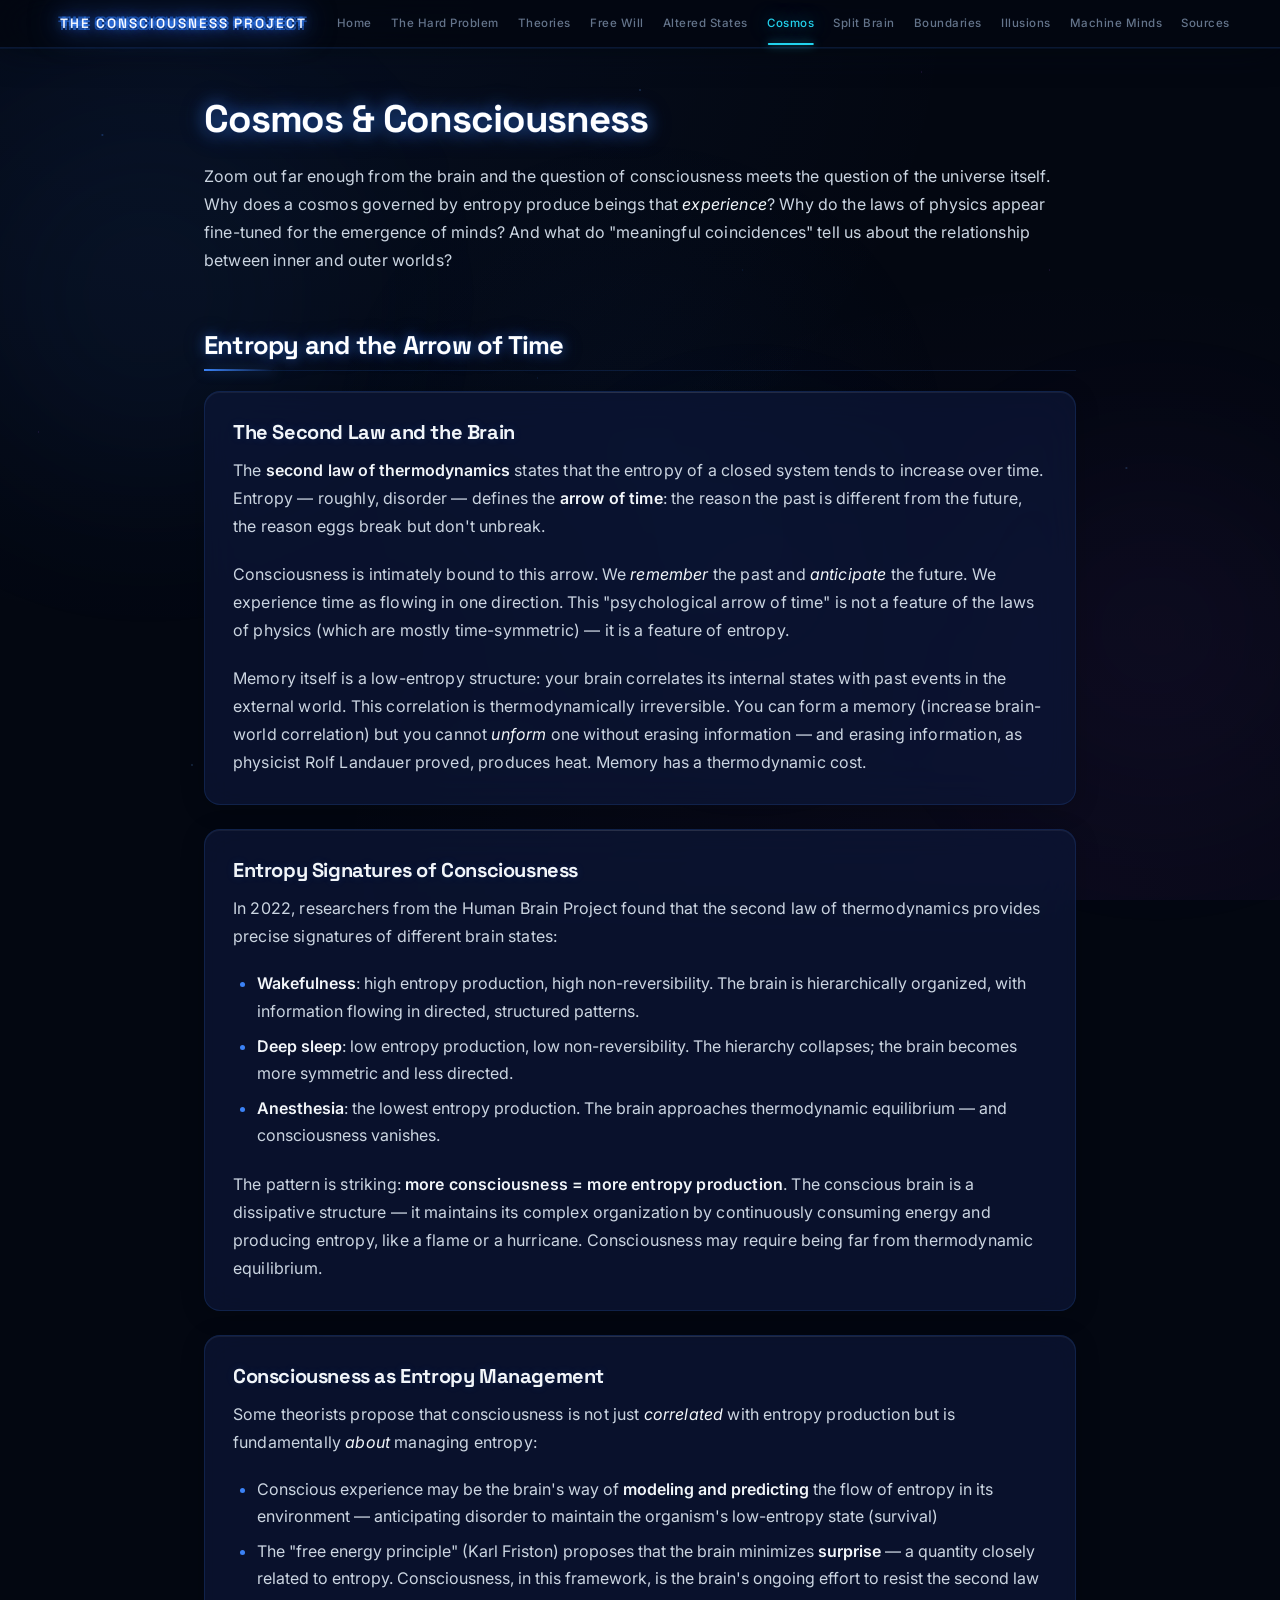
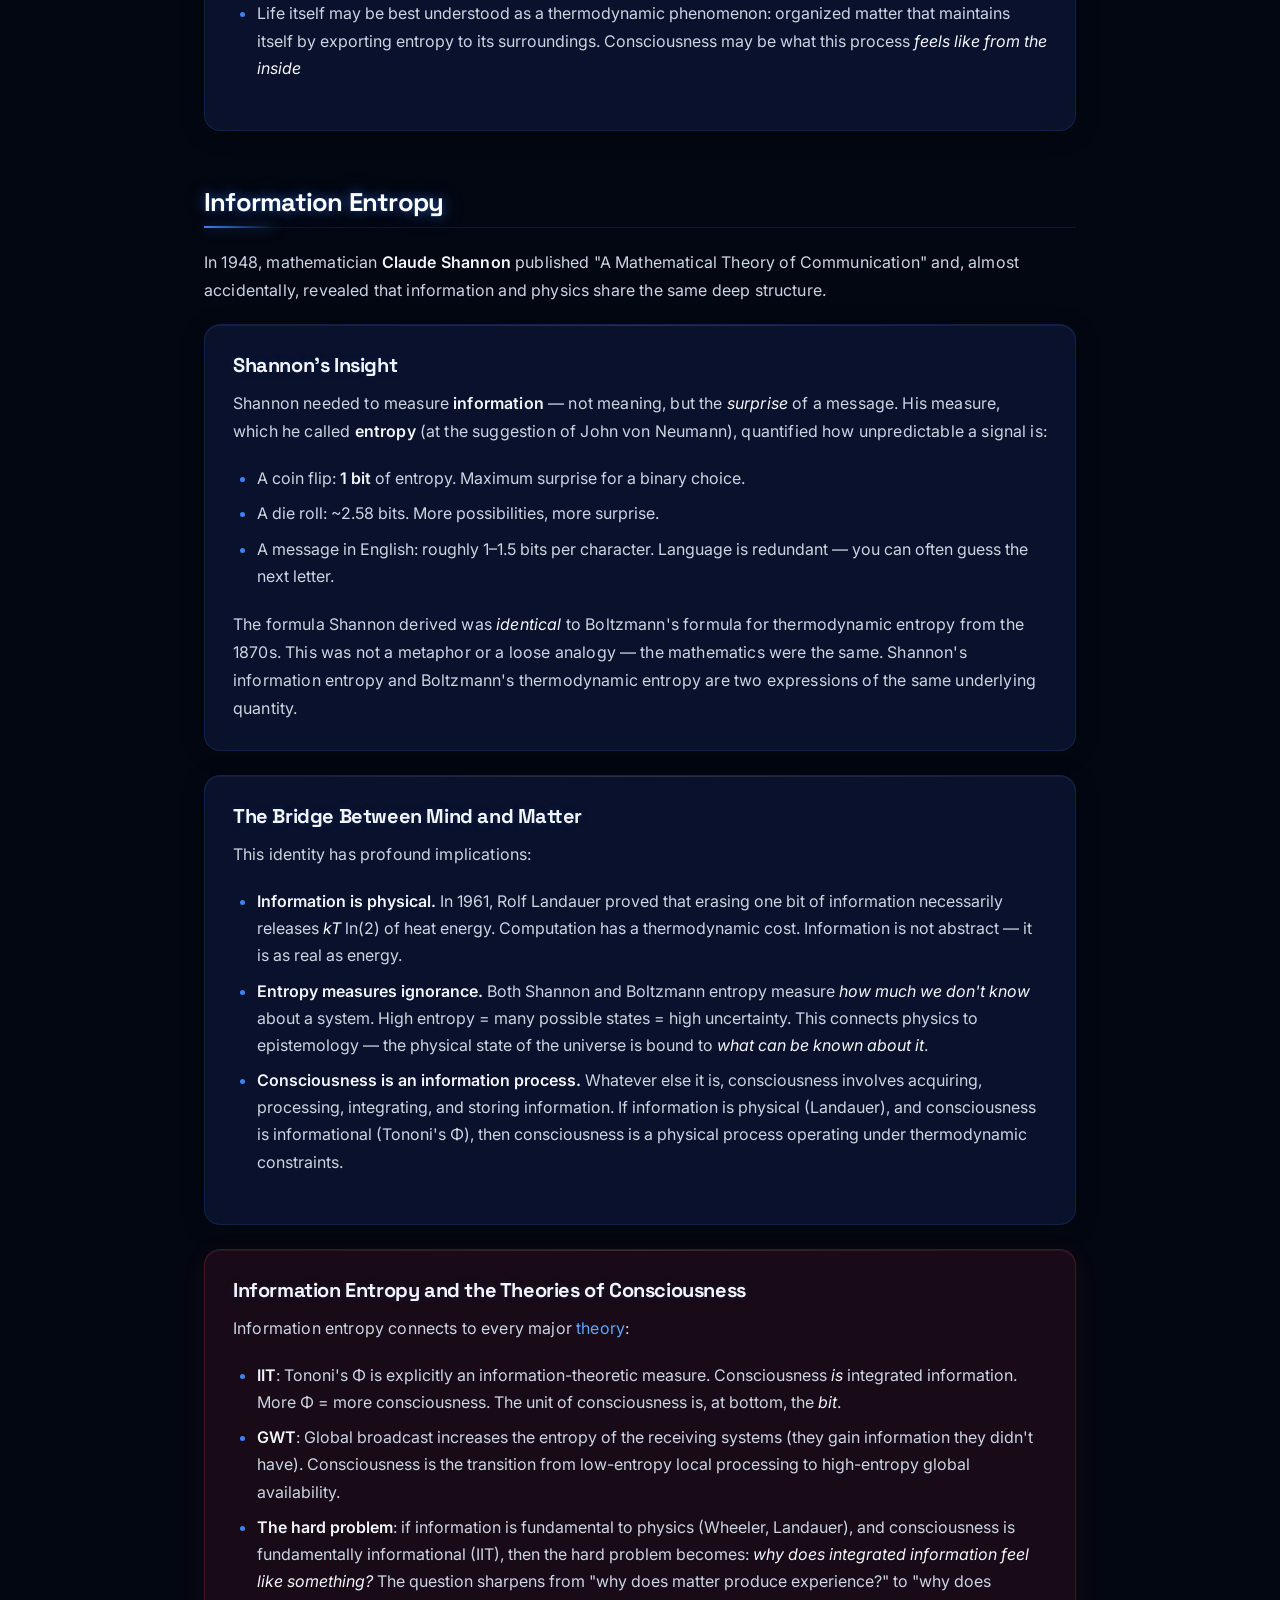
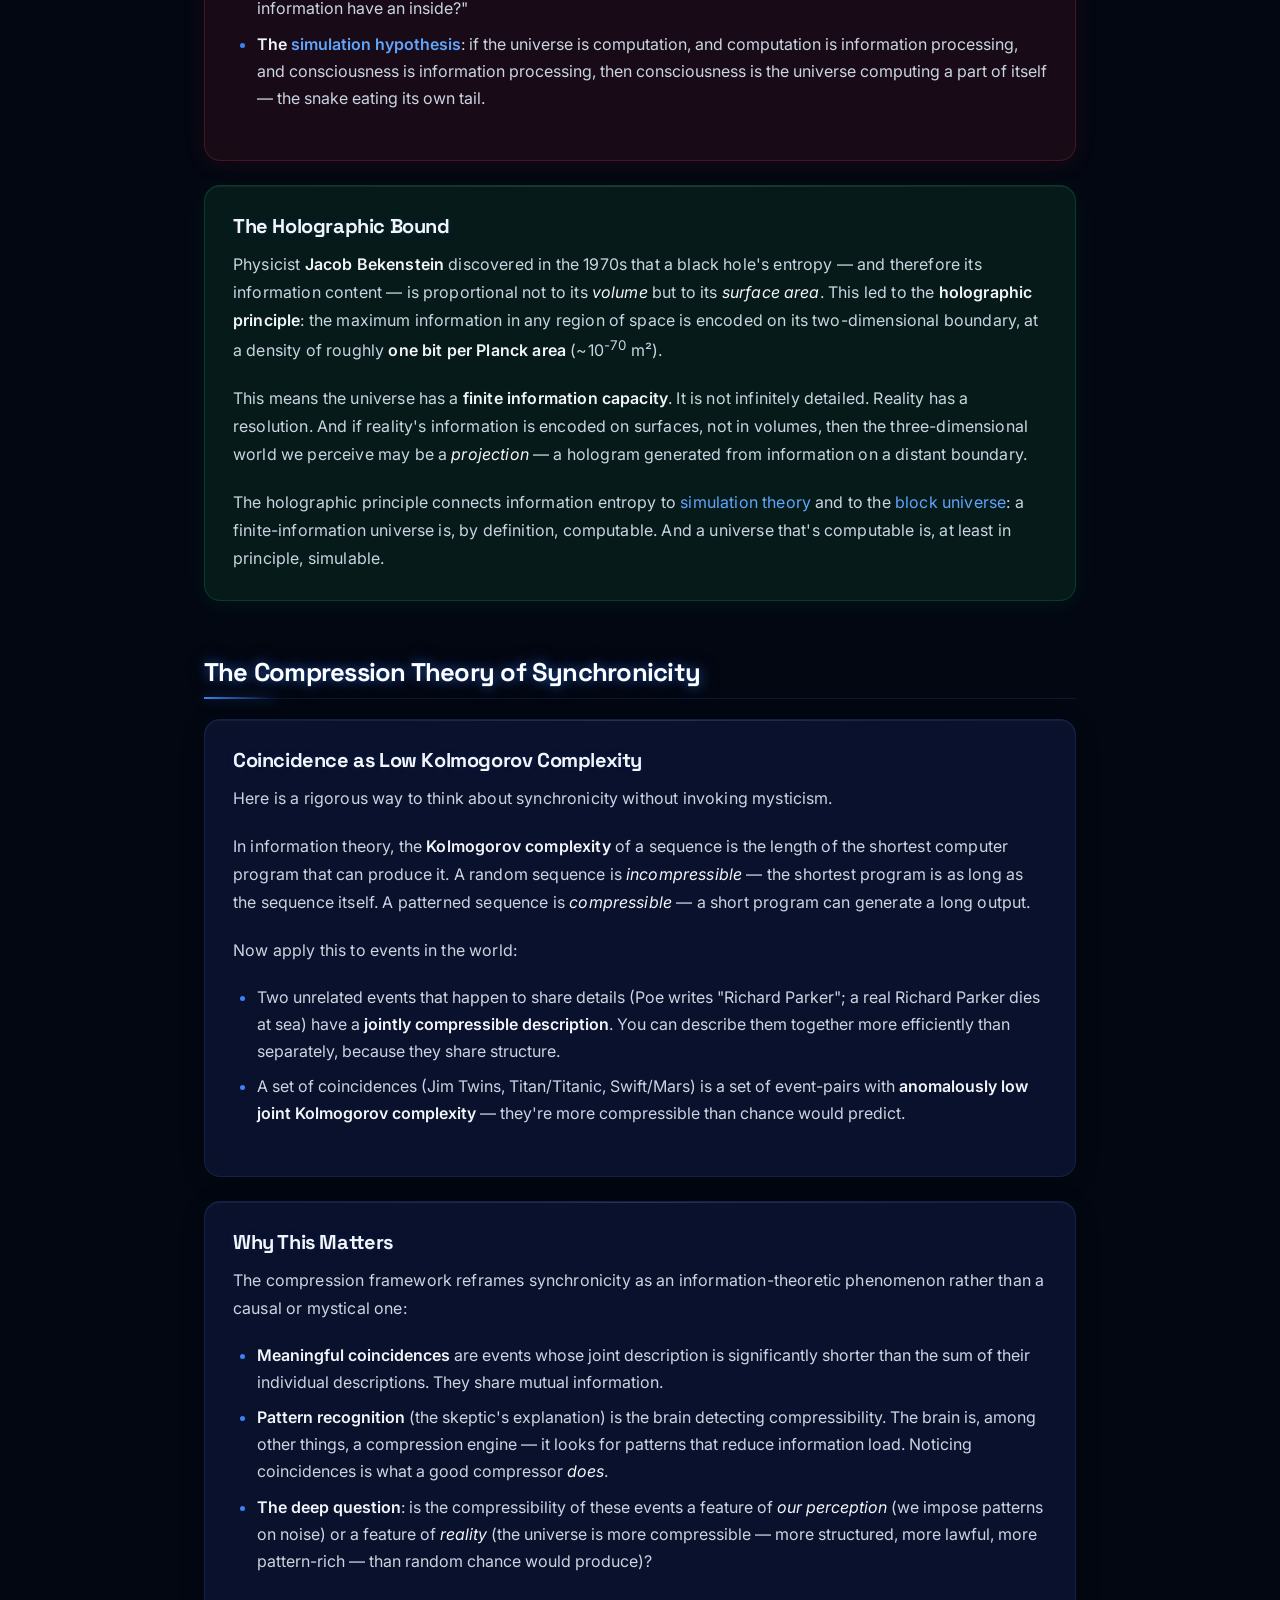
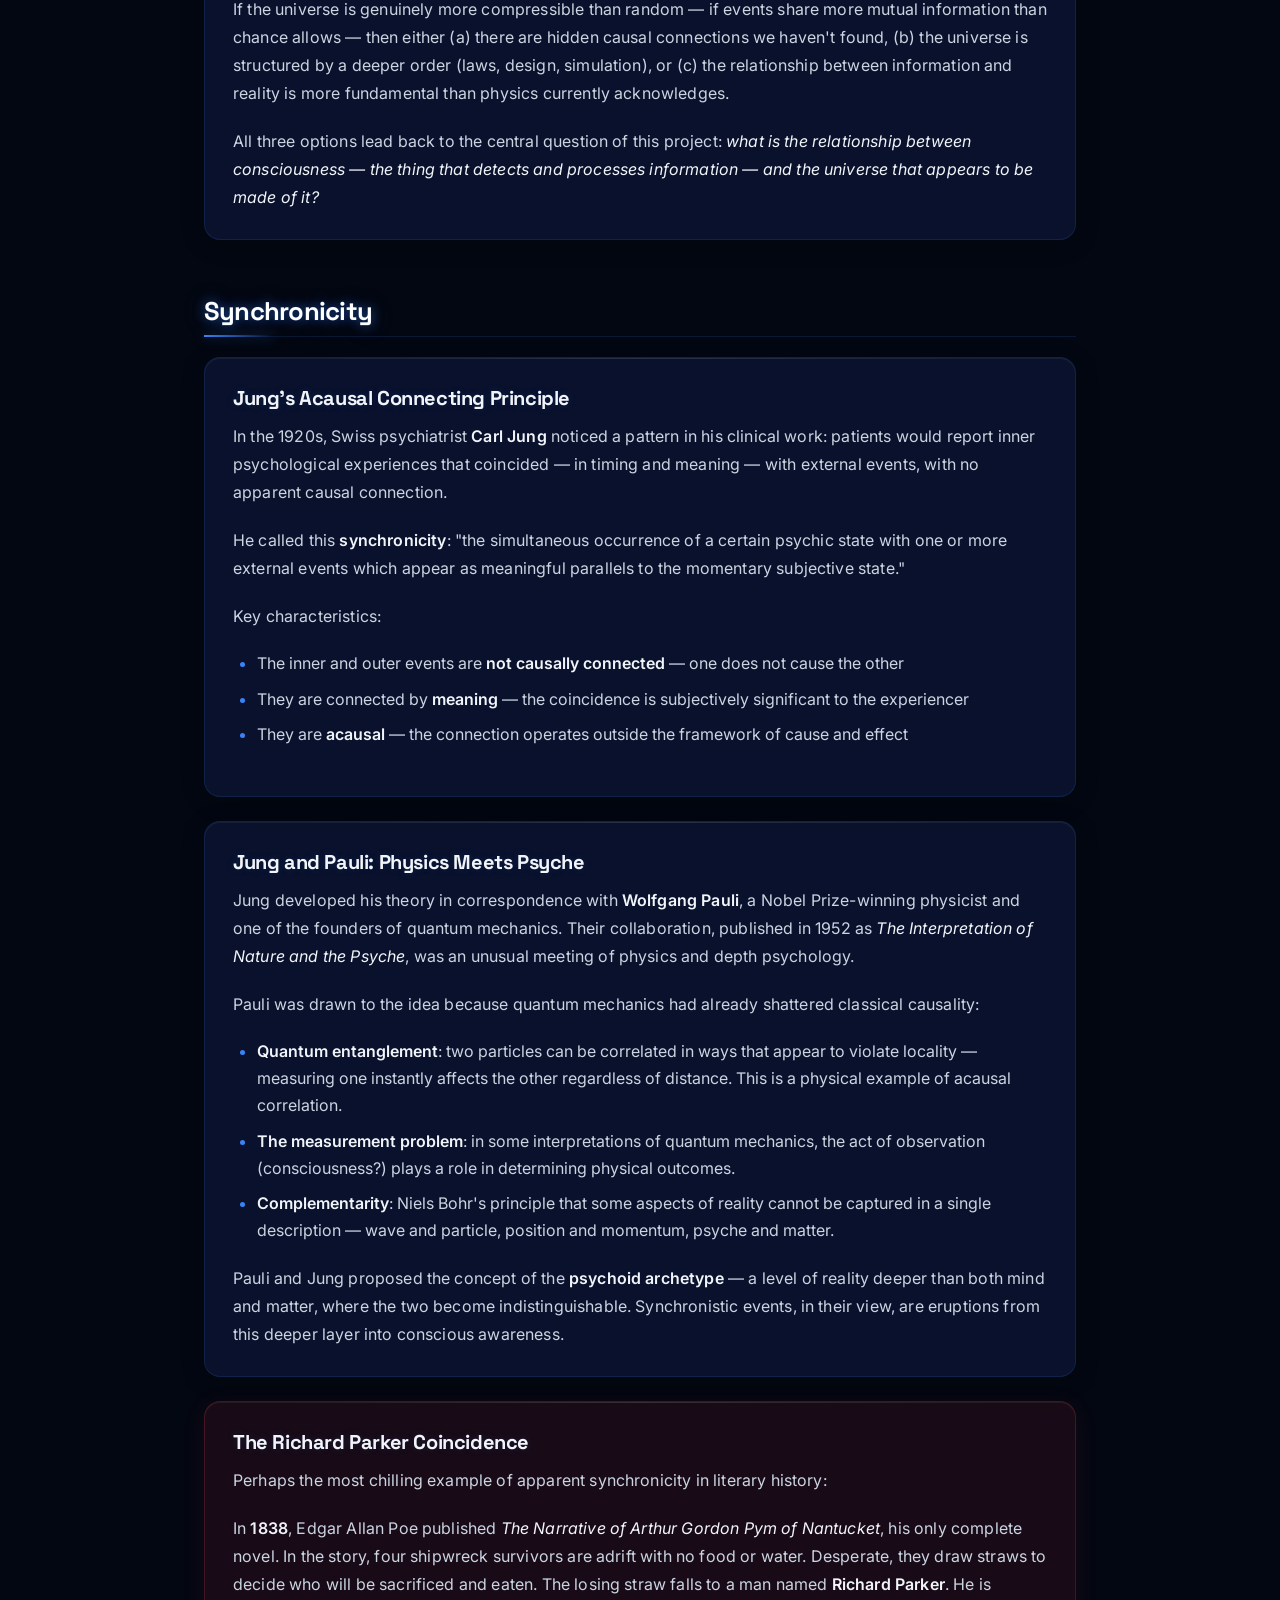
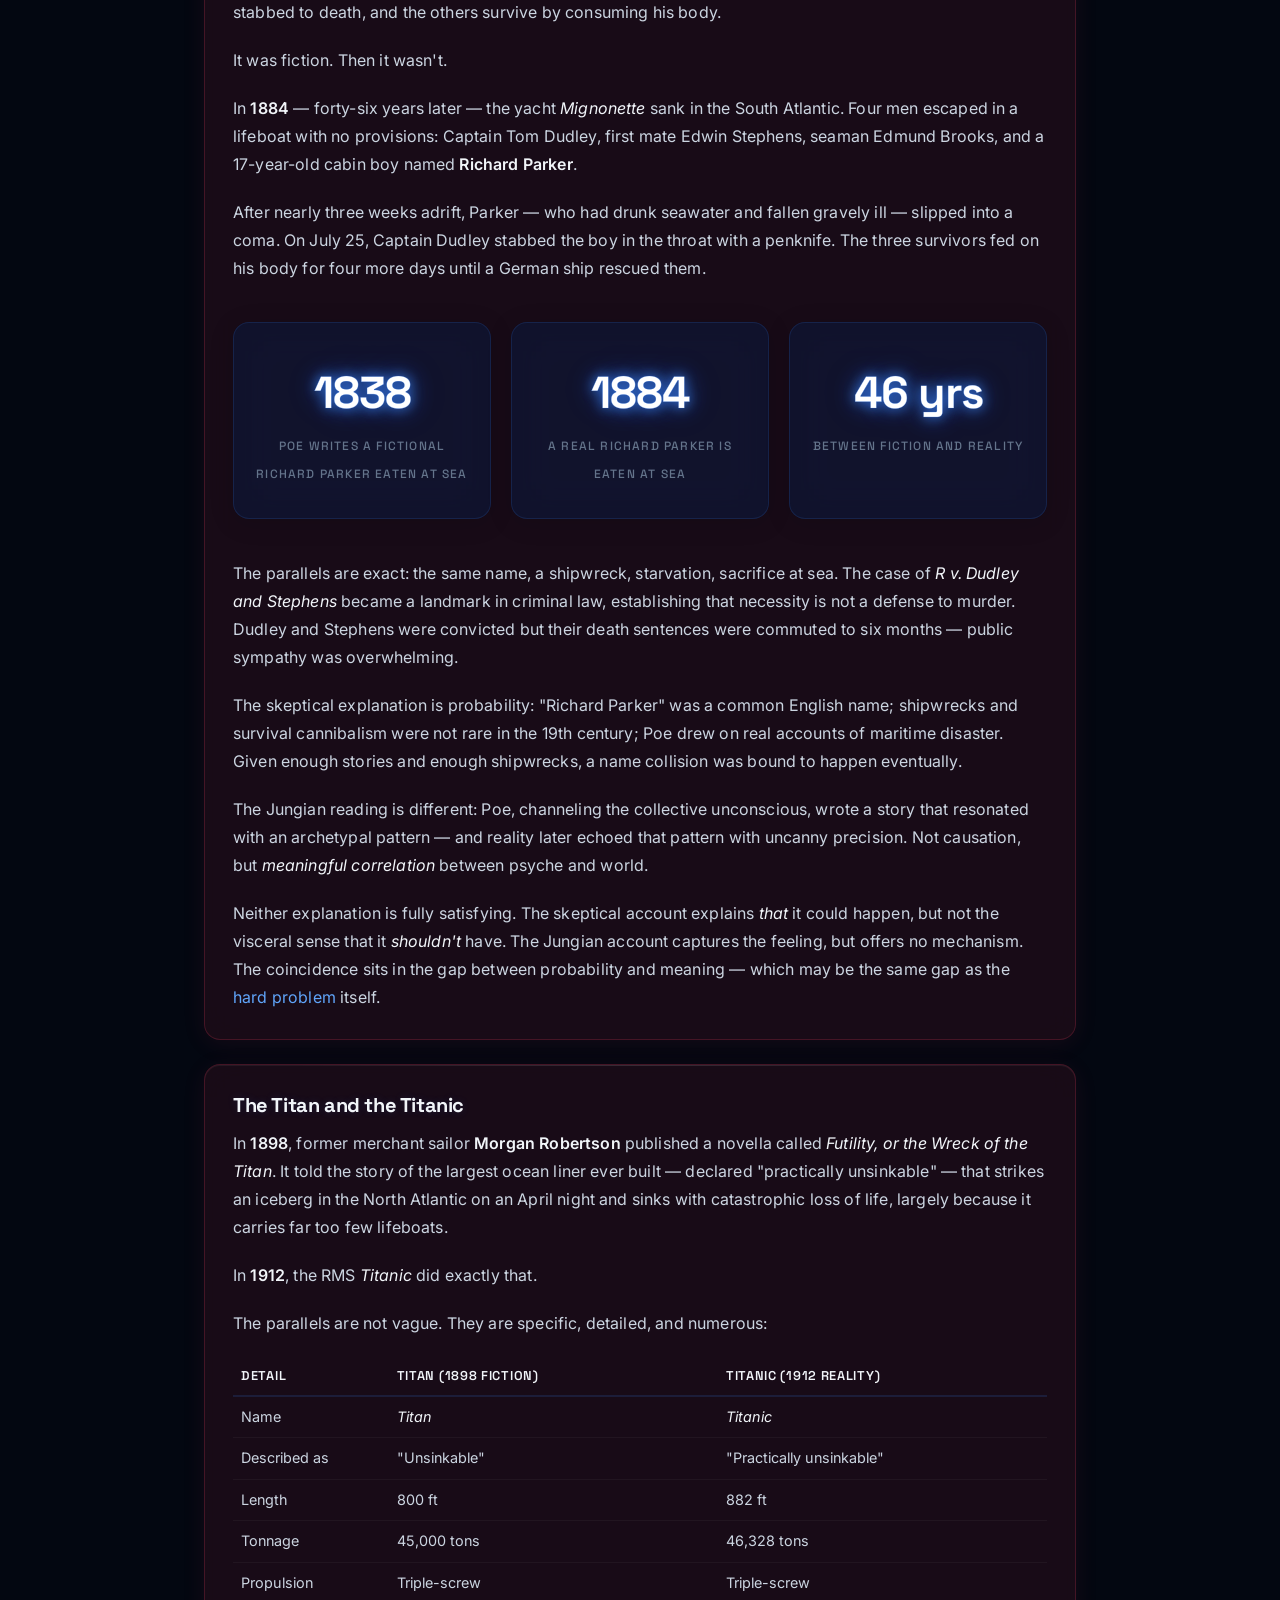
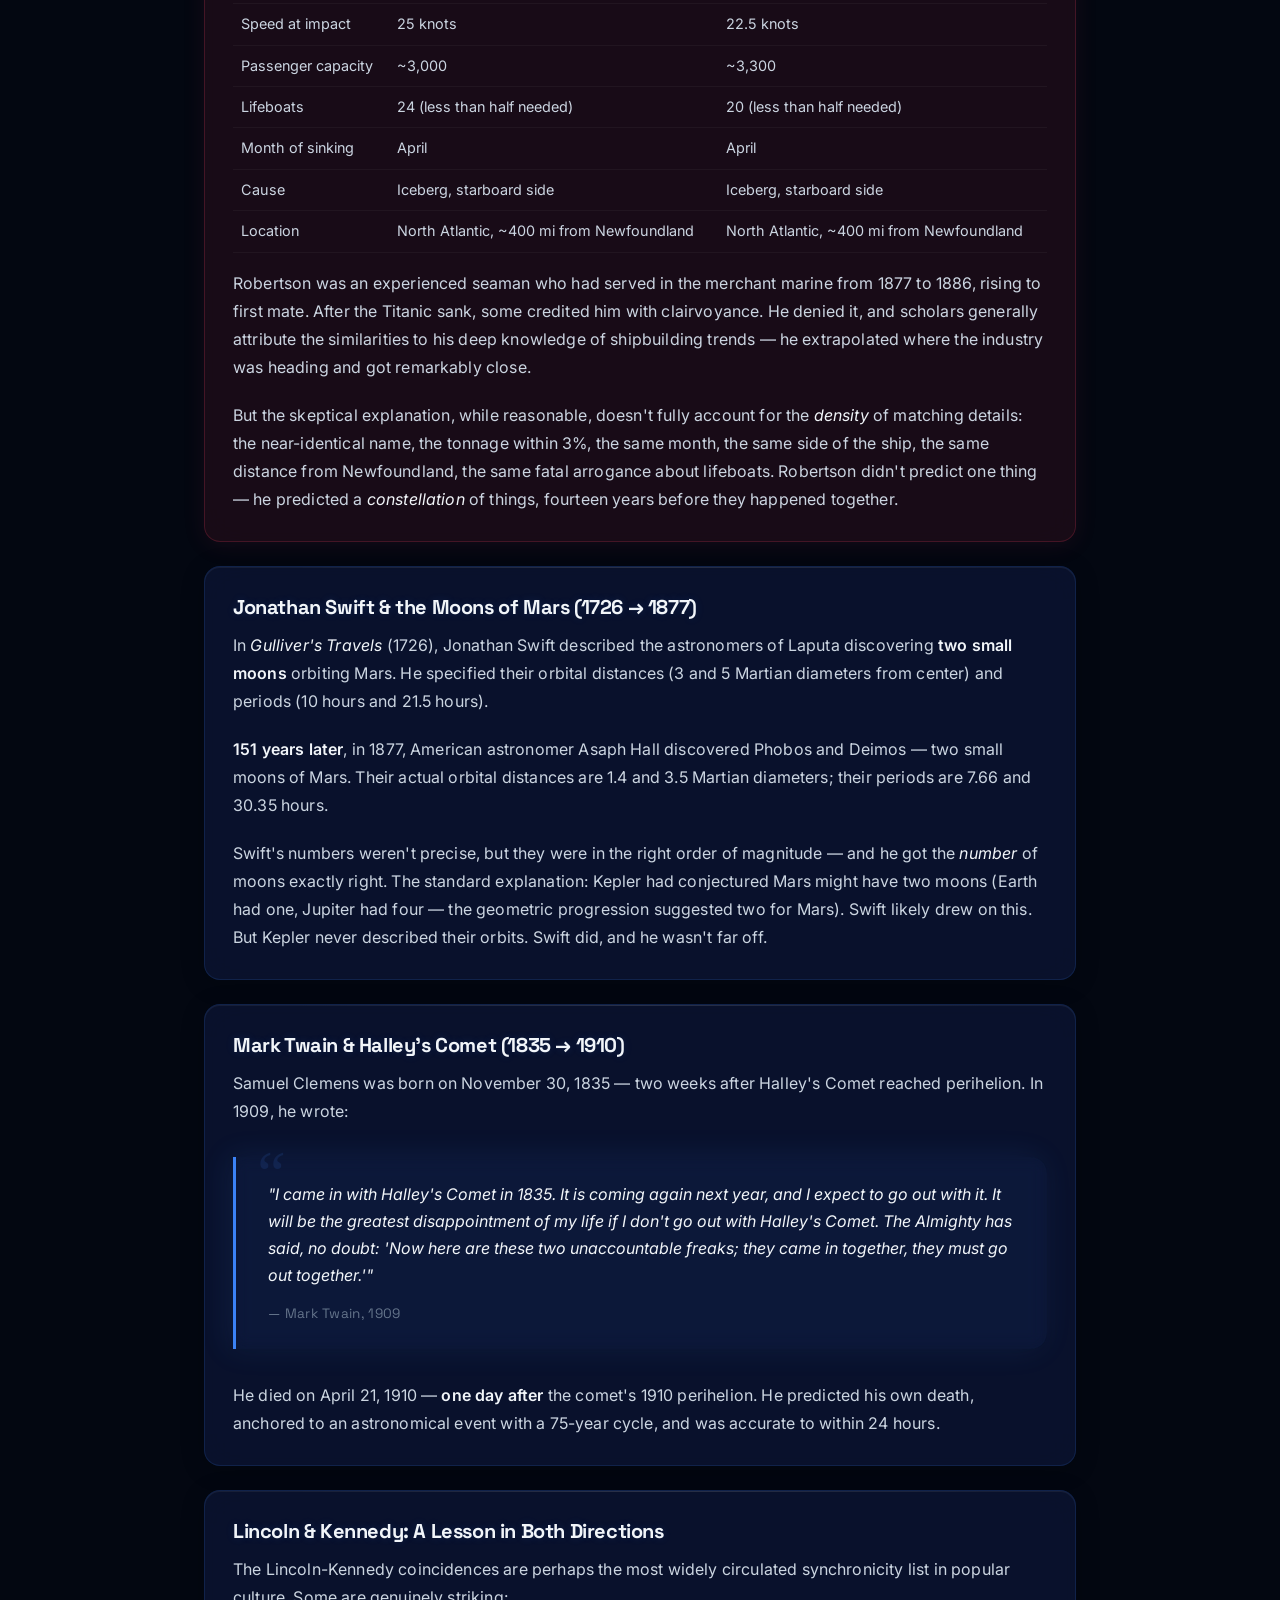
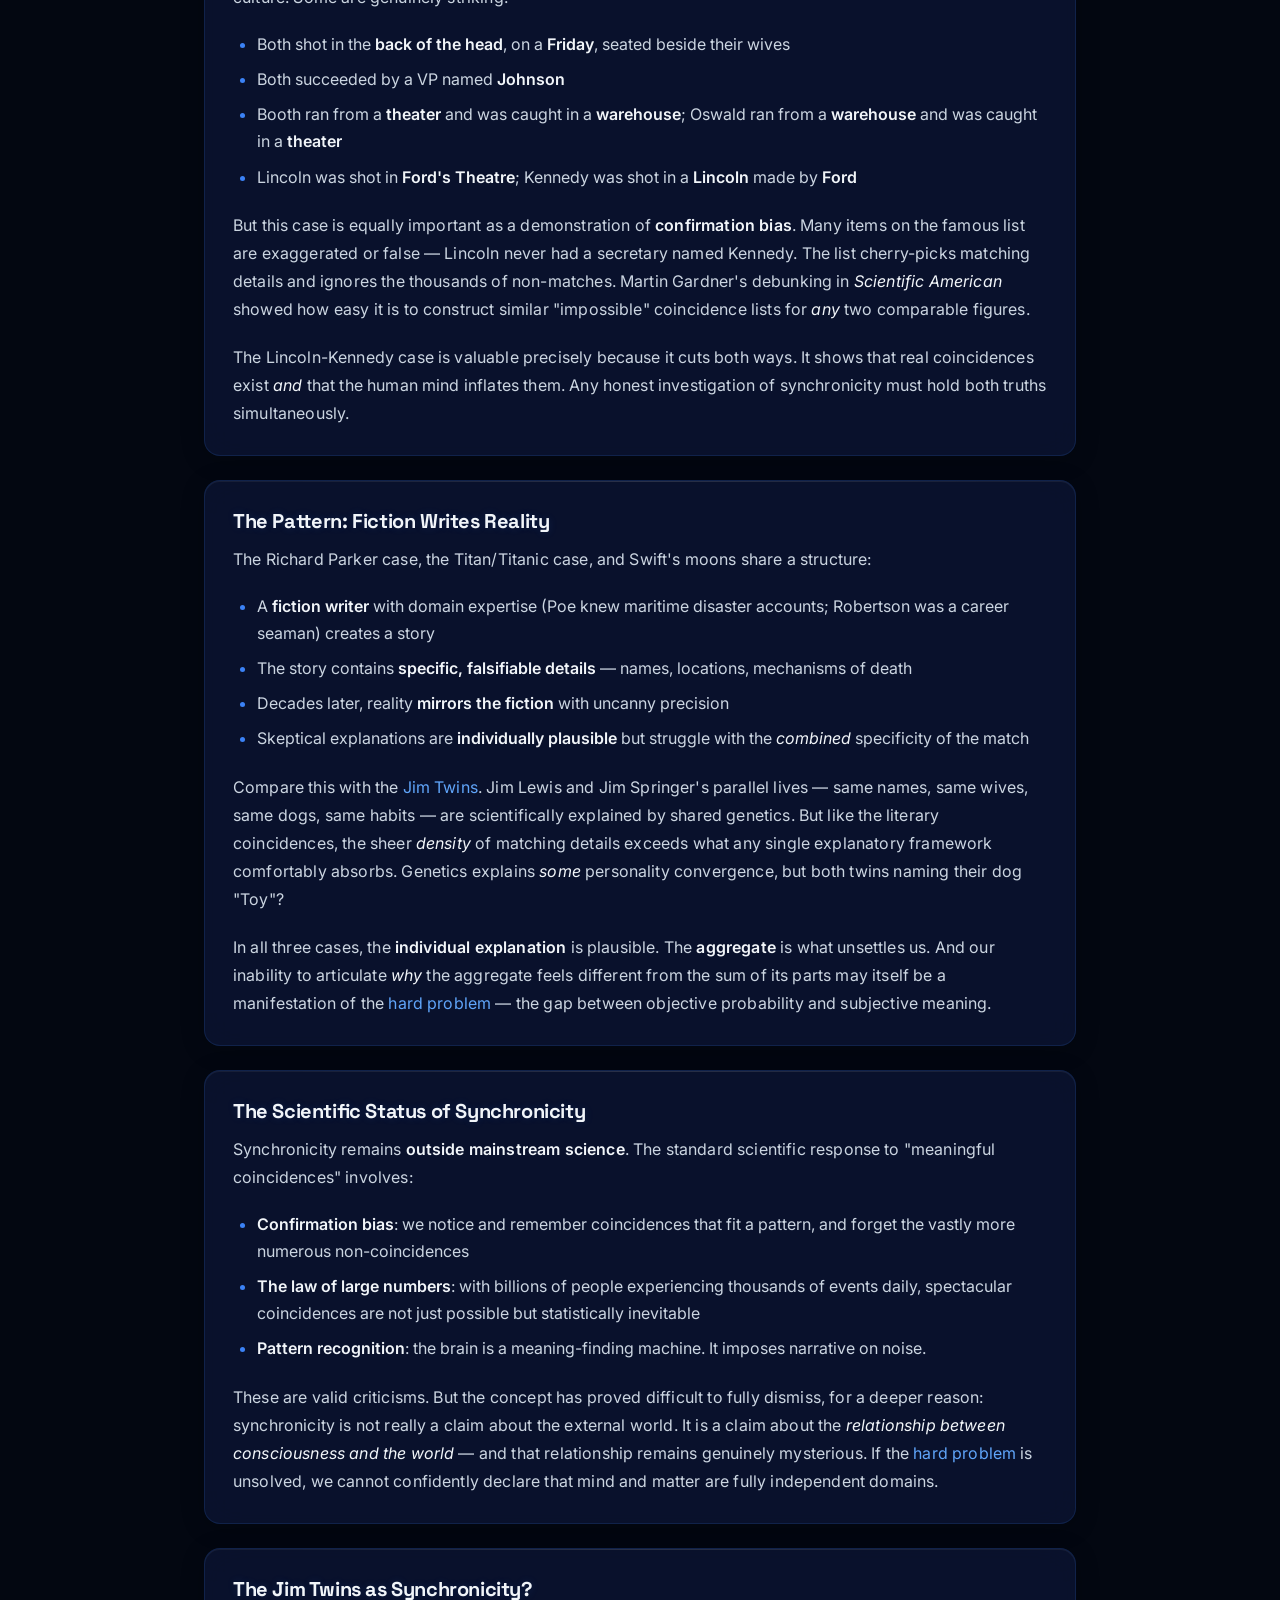
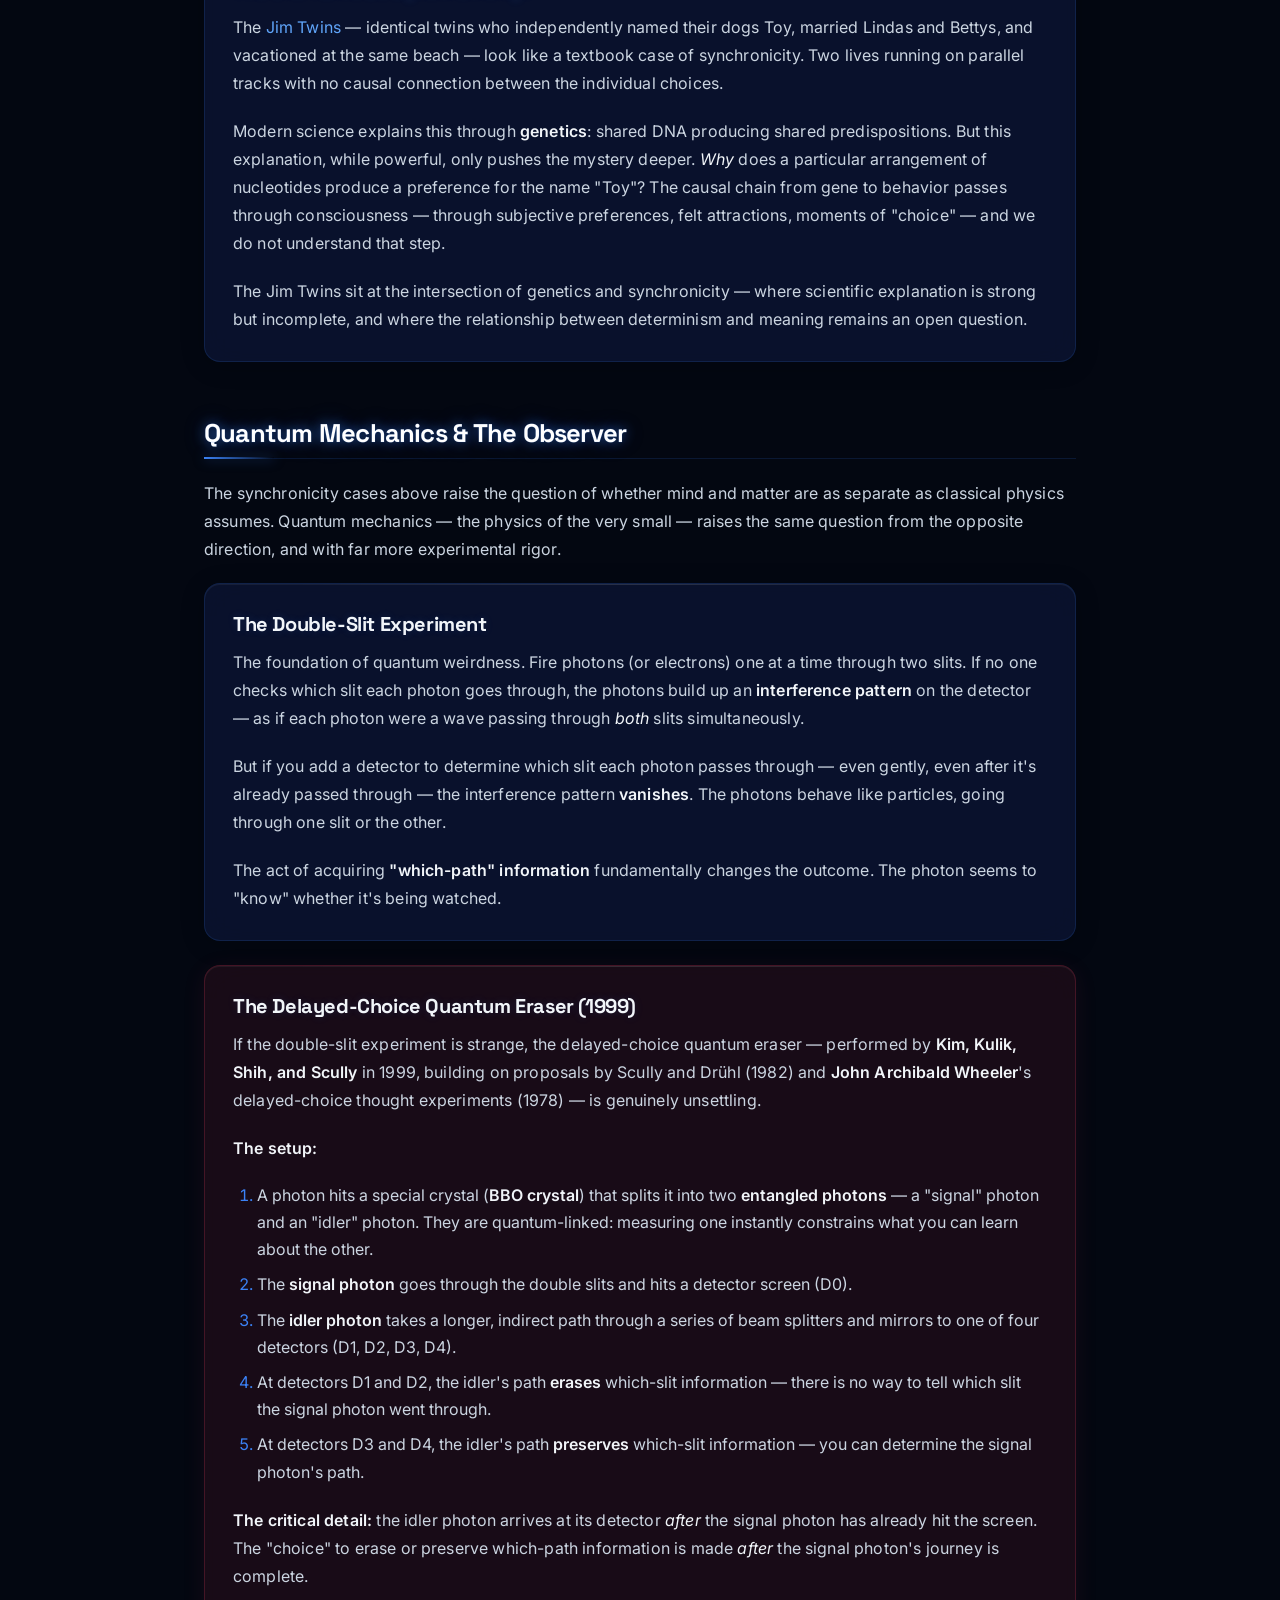
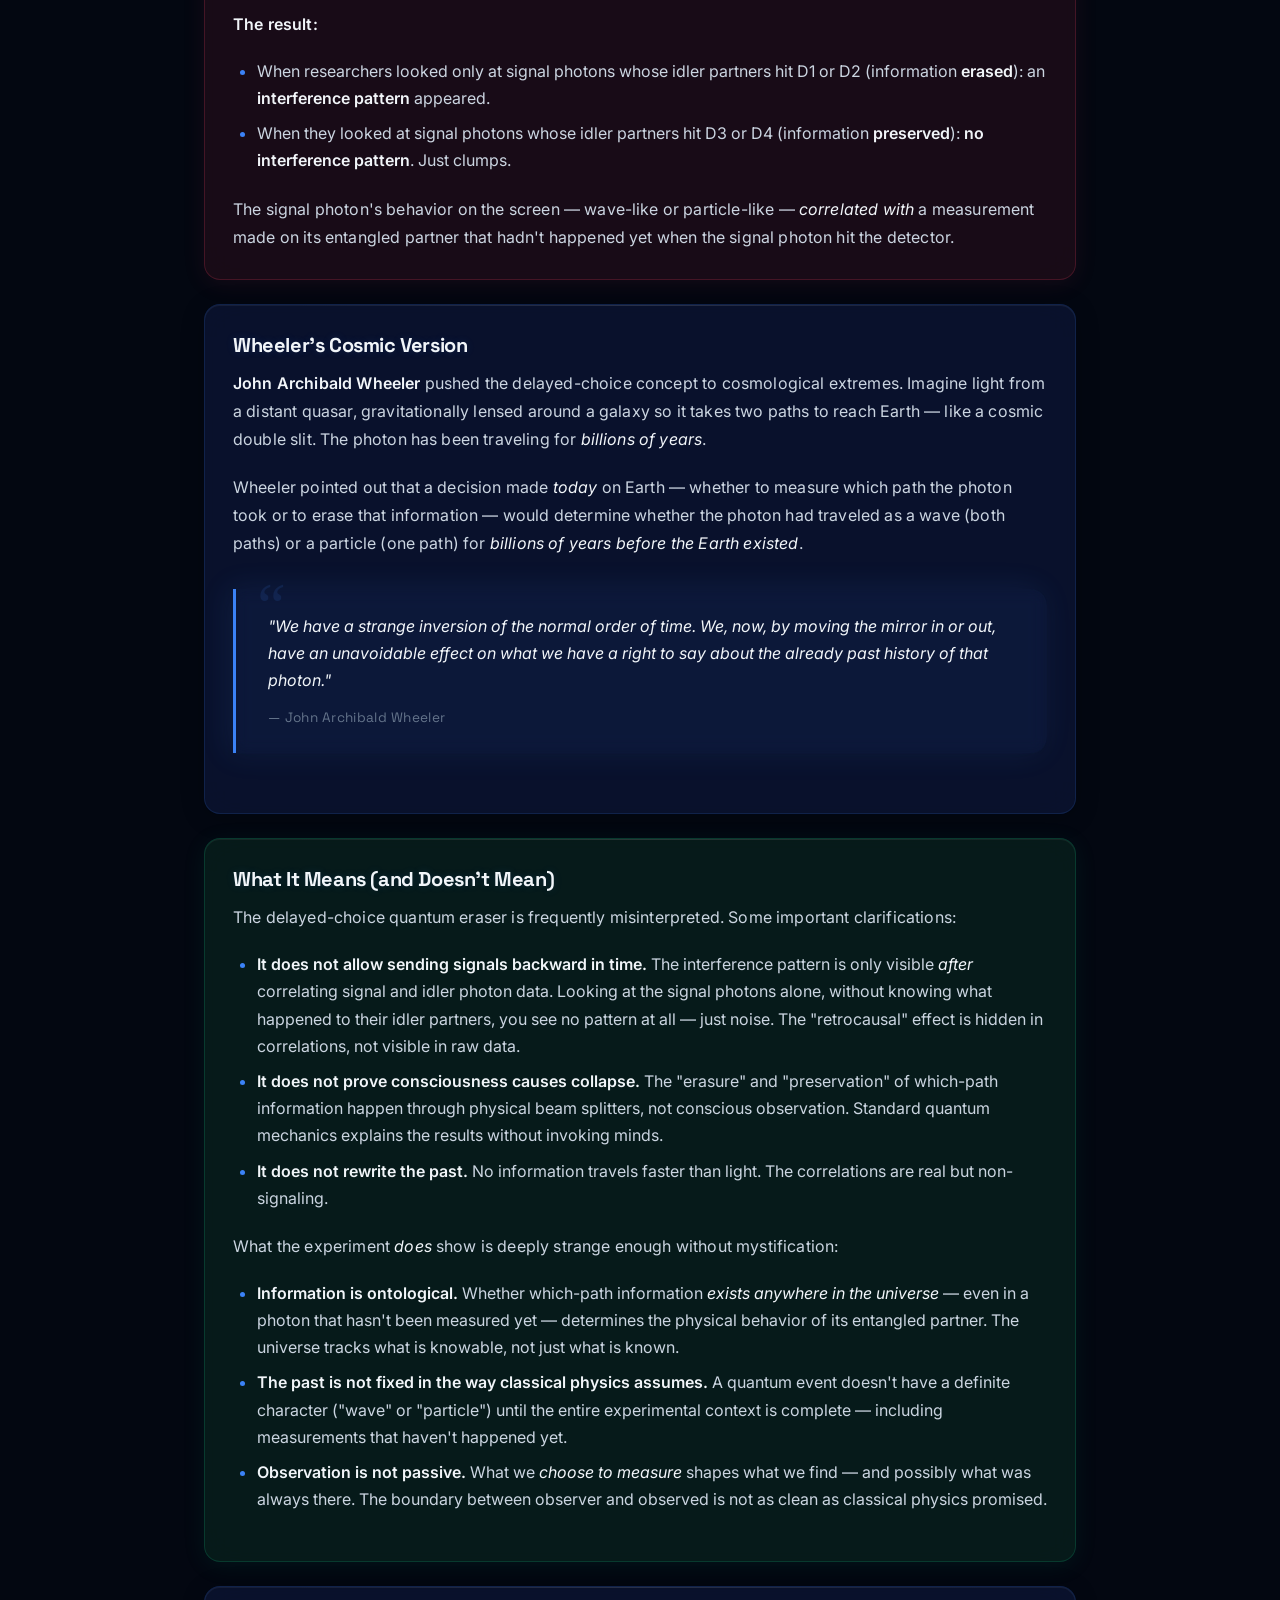
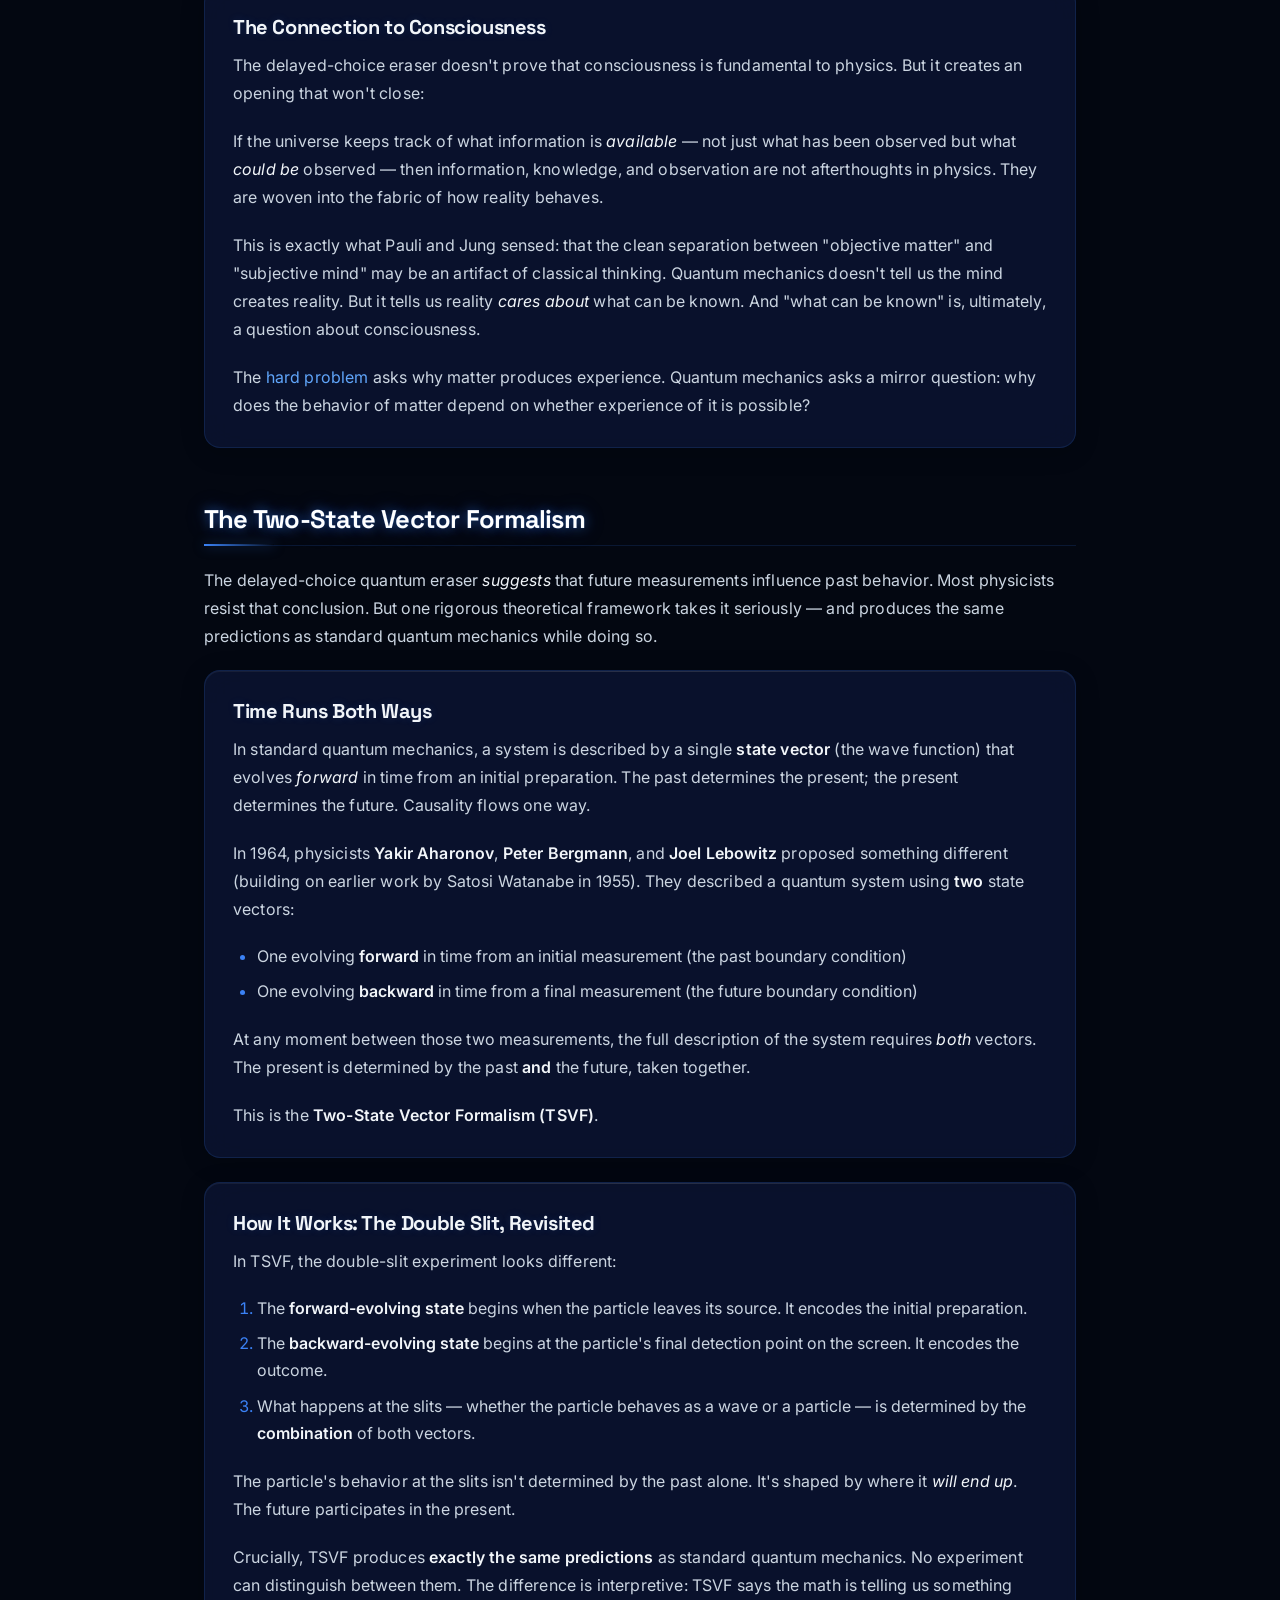
<file: cosmos.html>
<!DOCTYPE html>
<html lang="en">
<head>
  <meta charset="UTF-8">
  <meta name="viewport" content="width=device-width, initial-scale=1.0">
  <title>Cosmos &amp; Consciousness | The Consciousness Project</title>
  <meta name="description" content="Entropy, synchronicity, fine-tuning, and the relationship between consciousness and the cosmos.">
  <link rel="stylesheet" href="style.css?v=1.2">
</head>
<body>
  <!-- Floating orbs -->
  <div class="orb orb-1"></div>
  <div class="orb orb-2"></div>
  <div class="orb orb-3"></div>
  <nav>
    <div class="nav-inner">
      <a href="index.html" class="site-title">The Consciousness Project</a>
      <button class="nav-toggle" aria-label="Toggle navigation menu">
        <span></span>
        <span></span>
        <span></span>
      </button>
      <a href="index.html">Home</a>
      <a href="hard-problem.html">The Hard Problem</a>
      <a href="theories.html">Theories</a>
      <a href="free-will.html">Free Will</a>
      <a href="altered-states.html">Altered States</a>
      <a href="cosmos.html" class="active">Cosmos</a>
      <a href="split-brain.html">Split Brain</a>
      <a href="boundaries.html">Boundaries</a>
      <a href="illusions.html">Illusions</a>
      <a href="machine-minds.html">Machine Minds</a>
      <a href="sources.html">Sources</a>
    </div>
  </nav>

  <div class="container">
    <h1>Cosmos &amp; Consciousness</h1>

    <p>Zoom out far enough from the brain and the question of consciousness meets the question of the universe itself. Why does a cosmos governed by entropy produce beings that <em>experience</em>? Why do the laws of physics appear fine-tuned for the emergence of minds? And what do "meaningful coincidences" tell us about the relationship between inner and outer worlds?</p>

    <!-- ==================== ENTROPY ==================== -->

    <h2>Entropy and the Arrow of Time</h2>

    <div class="card animate-on-scroll">
      <h3>The Second Law and the Brain</h3>
      <p>The <strong>second law of thermodynamics</strong> states that the entropy of a closed system tends to increase over time. Entropy &mdash; roughly, disorder &mdash; defines the <strong>arrow of time</strong>: the reason the past is different from the future, the reason eggs break but don't unbreak.</p>
      <p>Consciousness is intimately bound to this arrow. We <em>remember</em> the past and <em>anticipate</em> the future. We experience time as flowing in one direction. This "psychological arrow of time" is not a feature of the laws of physics (which are mostly time-symmetric) &mdash; it is a feature of entropy.</p>
      <p>Memory itself is a low-entropy structure: your brain correlates its internal states with past events in the external world. This correlation is thermodynamically irreversible. You can form a memory (increase brain-world correlation) but you cannot <em>unform</em> one without erasing information &mdash; and erasing information, as physicist Rolf Landauer proved, produces heat. Memory has a thermodynamic cost.</p>
    </div>

    <div class="card animate-on-scroll">
      <h3>Entropy Signatures of Consciousness</h3>
      <p>In 2022, researchers from the Human Brain Project found that the second law of thermodynamics provides precise signatures of different brain states:</p>
      <ul>
        <li><strong>Wakefulness</strong>: high entropy production, high non-reversibility. The brain is hierarchically organized, with information flowing in directed, structured patterns.</li>
        <li><strong>Deep sleep</strong>: low entropy production, low non-reversibility. The hierarchy collapses; the brain becomes more symmetric and less directed.</li>
        <li><strong>Anesthesia</strong>: the lowest entropy production. The brain approaches thermodynamic equilibrium &mdash; and consciousness vanishes.</li>
      </ul>
      <p>The pattern is striking: <strong>more consciousness = more entropy production</strong>. The conscious brain is a dissipative structure &mdash; it maintains its complex organization by continuously consuming energy and producing entropy, like a flame or a hurricane. Consciousness may require being far from thermodynamic equilibrium.</p>
    </div>

    <div class="card animate-on-scroll">
      <h3>Consciousness as Entropy Management</h3>
      <p>Some theorists propose that consciousness is not just <em>correlated</em> with entropy production but is fundamentally <em>about</em> managing entropy:</p>
      <ul>
        <li>Conscious experience may be the brain's way of <strong>modeling and predicting</strong> the flow of entropy in its environment &mdash; anticipating disorder to maintain the organism's low-entropy state (survival)</li>
        <li>The "free energy principle" (Karl Friston) proposes that the brain minimizes <strong>surprise</strong> &mdash; a quantity closely related to entropy. Consciousness, in this framework, is the brain's ongoing effort to resist the second law</li>
        <li>Life itself may be best understood as a thermodynamic phenomenon: organized matter that maintains itself by exporting entropy to its surroundings. Consciousness may be what this process <em>feels like from the inside</em></li>
      </ul>
    </div>

    <!-- ==================== INFORMATION ENTROPY ==================== -->

    <h2>Information Entropy</h2>

    <p>In 1948, mathematician <strong>Claude Shannon</strong> published "A Mathematical Theory of Communication" and, almost accidentally, revealed that information and physics share the same deep structure.</p>

    <div class="card animate-on-scroll">
      <h3>Shannon's Insight</h3>
      <p>Shannon needed to measure <strong>information</strong> &mdash; not meaning, but the <em>surprise</em> of a message. His measure, which he called <strong>entropy</strong> (at the suggestion of John von Neumann), quantified how unpredictable a signal is:</p>
      <ul>
        <li>A coin flip: <strong>1 bit</strong> of entropy. Maximum surprise for a binary choice.</li>
        <li>A die roll: ~2.58 bits. More possibilities, more surprise.</li>
        <li>A message in English: roughly 1&ndash;1.5 bits per character. Language is redundant &mdash; you can often guess the next letter.</li>
      </ul>
      <p>The formula Shannon derived was <em>identical</em> to Boltzmann's formula for thermodynamic entropy from the 1870s. This was not a metaphor or a loose analogy &mdash; the mathematics were the same. Shannon's information entropy and Boltzmann's thermodynamic entropy are two expressions of the same underlying quantity.</p>
    </div>

    <div class="card animate-on-scroll">
      <h3>The Bridge Between Mind and Matter</h3>
      <p>This identity has profound implications:</p>
      <ul>
        <li><strong>Information is physical.</strong> In 1961, Rolf Landauer proved that erasing one bit of information necessarily releases <em>kT</em> ln(2) of heat energy. Computation has a thermodynamic cost. Information is not abstract &mdash; it is as real as energy.</li>
        <li><strong>Entropy measures ignorance.</strong> Both Shannon and Boltzmann entropy measure <em>how much we don't know</em> about a system. High entropy = many possible states = high uncertainty. This connects physics to epistemology &mdash; the physical state of the universe is bound to <em>what can be known about it</em>.</li>
        <li><strong>Consciousness is an information process.</strong> Whatever else it is, consciousness involves acquiring, processing, integrating, and storing information. If information is physical (Landauer), and consciousness is informational (Tononi's &Phi;), then consciousness is a physical process operating under thermodynamic constraints.</li>
      </ul>
    </div>

    <div class="card highlight animate-on-scroll">
      <h3>Information Entropy and the Theories of Consciousness</h3>
      <p>Information entropy connects to every major <a href="theories.html">theory</a>:</p>
      <ul>
        <li><strong>IIT</strong>: Tononi's &Phi; is explicitly an information-theoretic measure. Consciousness <em>is</em> integrated information. More &Phi; = more consciousness. The unit of consciousness is, at bottom, the <em>bit</em>.</li>
        <li><strong>GWT</strong>: Global broadcast increases the entropy of the receiving systems (they gain information they didn't have). Consciousness is the transition from low-entropy local processing to high-entropy global availability.</li>
        <li><strong>The hard problem</strong>: if information is fundamental to physics (Wheeler, Landauer), and consciousness is fundamentally informational (IIT), then the hard problem becomes: <em>why does integrated information feel like something?</em> The question sharpens from "why does matter produce experience?" to "why does information have an inside?"</li>
        <li><strong>The <a href="illusions.html">simulation hypothesis</a></strong>: if the universe is computation, and computation is information processing, and consciousness is information processing, then consciousness is the universe computing a part of itself &mdash; the snake eating its own tail.</li>
      </ul>
    </div>

    <div class="card green animate-on-scroll">
      <h3>The Holographic Bound</h3>
      <p>Physicist <strong>Jacob Bekenstein</strong> discovered in the 1970s that a black hole's entropy &mdash; and therefore its information content &mdash; is proportional not to its <em>volume</em> but to its <em>surface area</em>. This led to the <strong>holographic principle</strong>: the maximum information in any region of space is encoded on its two-dimensional boundary, at a density of roughly <strong>one bit per Planck area</strong> (~10<sup>-70</sup> m&sup2;).</p>
      <p>This means the universe has a <strong>finite information capacity</strong>. It is not infinitely detailed. Reality has a resolution. And if reality's information is encoded on surfaces, not in volumes, then the three-dimensional world we perceive may be a <em>projection</em> &mdash; a hologram generated from information on a distant boundary.</p>
      <p>The holographic principle connects information entropy to <a href="illusions.html">simulation theory</a> and to the <a href="cosmos.html">block universe</a>: a finite-information universe is, by definition, computable. And a universe that's computable is, at least in principle, simulable.</p>
    </div>

    <!-- ==================== COMPRESSION ==================== -->

    <h2>The Compression Theory of Synchronicity</h2>

    <div class="card animate-on-scroll">
      <h3>Coincidence as Low Kolmogorov Complexity</h3>
      <p>Here is a rigorous way to think about synchronicity without invoking mysticism.</p>
      <p>In information theory, the <strong>Kolmogorov complexity</strong> of a sequence is the length of the shortest computer program that can produce it. A random sequence is <em>incompressible</em> &mdash; the shortest program is as long as the sequence itself. A patterned sequence is <em>compressible</em> &mdash; a short program can generate a long output.</p>
      <p>Now apply this to events in the world:</p>
      <ul>
        <li>Two unrelated events that happen to share details (Poe writes "Richard Parker"; a real Richard Parker dies at sea) have a <strong>jointly compressible description</strong>. You can describe them together more efficiently than separately, because they share structure.</li>
        <li>A set of coincidences (Jim Twins, Titan/Titanic, Swift/Mars) is a set of event-pairs with <strong>anomalously low joint Kolmogorov complexity</strong> &mdash; they're more compressible than chance would predict.</li>
      </ul>
    </div>

    <div class="card animate-on-scroll">
      <h3>Why This Matters</h3>
      <p>The compression framework reframes synchronicity as an information-theoretic phenomenon rather than a causal or mystical one:</p>
      <ul>
        <li><strong>Meaningful coincidences</strong> are events whose joint description is significantly shorter than the sum of their individual descriptions. They share mutual information.</li>
        <li><strong>Pattern recognition</strong> (the skeptic's explanation) is the brain detecting compressibility. The brain is, among other things, a compression engine &mdash; it looks for patterns that reduce information load. Noticing coincidences is what a good compressor <em>does</em>.</li>
        <li><strong>The deep question</strong>: is the compressibility of these events a feature of <em>our perception</em> (we impose patterns on noise) or a feature of <em>reality</em> (the universe is more compressible &mdash; more structured, more lawful, more pattern-rich &mdash; than random chance would produce)?</li>
      </ul>
      <p>If the universe is genuinely more compressible than random &mdash; if events share more mutual information than chance allows &mdash; then either (a) there are hidden causal connections we haven't found, (b) the universe is structured by a deeper order (laws, design, simulation), or (c) the relationship between information and reality is more fundamental than physics currently acknowledges.</p>
      <p>All three options lead back to the central question of this project: <em>what is the relationship between consciousness &mdash; the thing that detects and processes information &mdash; and the universe that appears to be made of it?</em></p>
    </div>

    <!-- ==================== SYNCHRONICITY ==================== -->

    <h2>Synchronicity</h2>

    <div class="card animate-on-scroll">
      <h3>Jung's Acausal Connecting Principle</h3>
      <p>In the 1920s, Swiss psychiatrist <strong>Carl Jung</strong> noticed a pattern in his clinical work: patients would report inner psychological experiences that coincided &mdash; in timing and meaning &mdash; with external events, with no apparent causal connection.</p>
      <p>He called this <strong>synchronicity</strong>: "the simultaneous occurrence of a certain psychic state with one or more external events which appear as meaningful parallels to the momentary subjective state."</p>
      <p>Key characteristics:</p>
      <ul>
        <li>The inner and outer events are <strong>not causally connected</strong> &mdash; one does not cause the other</li>
        <li>They are connected by <strong>meaning</strong> &mdash; the coincidence is subjectively significant to the experiencer</li>
        <li>They are <strong>acausal</strong> &mdash; the connection operates outside the framework of cause and effect</li>
      </ul>
    </div>

    <div class="card animate-on-scroll">
      <h3>Jung and Pauli: Physics Meets Psyche</h3>
      <p>Jung developed his theory in correspondence with <strong>Wolfgang Pauli</strong>, a Nobel Prize-winning physicist and one of the founders of quantum mechanics. Their collaboration, published in 1952 as <em>The Interpretation of Nature and the Psyche</em>, was an unusual meeting of physics and depth psychology.</p>
      <p>Pauli was drawn to the idea because quantum mechanics had already shattered classical causality:</p>
      <ul>
        <li><strong>Quantum entanglement</strong>: two particles can be correlated in ways that appear to violate locality &mdash; measuring one instantly affects the other regardless of distance. This is a physical example of acausal correlation.</li>
        <li><strong>The measurement problem</strong>: in some interpretations of quantum mechanics, the act of observation (consciousness?) plays a role in determining physical outcomes.</li>
        <li><strong>Complementarity</strong>: Niels Bohr's principle that some aspects of reality cannot be captured in a single description &mdash; wave and particle, position and momentum, psyche and matter.</li>
      </ul>
      <p>Pauli and Jung proposed the concept of the <strong>psychoid archetype</strong> &mdash; a level of reality deeper than both mind and matter, where the two become indistinguishable. Synchronistic events, in their view, are eruptions from this deeper layer into conscious awareness.</p>
    </div>

    <div class="card highlight animate-on-scroll">
      <h3>The Richard Parker Coincidence</h3>
      <p>Perhaps the most chilling example of apparent synchronicity in literary history:</p>
      <p>In <strong>1838</strong>, Edgar Allan Poe published <em>The Narrative of Arthur Gordon Pym of Nantucket</em>, his only complete novel. In the story, four shipwreck survivors are adrift with no food or water. Desperate, they draw straws to decide who will be sacrificed and eaten. The losing straw falls to a man named <strong>Richard Parker</strong>. He is stabbed to death, and the others survive by consuming his body.</p>
      <p>It was fiction. Then it wasn't.</p>
      <p>In <strong>1884</strong> &mdash; forty-six years later &mdash; the yacht <em>Mignonette</em> sank in the South Atlantic. Four men escaped in a lifeboat with no provisions: Captain Tom Dudley, first mate Edwin Stephens, seaman Edmund Brooks, and a 17-year-old cabin boy named <strong>Richard Parker</strong>.</p>
      <p>After nearly three weeks adrift, Parker &mdash; who had drunk seawater and fallen gravely ill &mdash; slipped into a coma. On July 25, Captain Dudley stabbed the boy in the throat with a penknife. The three survivors fed on his body for four more days until a German ship rescued them.</p>

      <div class="stat-grid">
        <div class="stat-box">
          <span class="number">1838</span>
          <span class="label">Poe writes a fictional Richard Parker eaten at sea</span>
        </div>
        <div class="stat-box">
          <span class="number">1884</span>
          <span class="label">A real Richard Parker is eaten at sea</span>
        </div>
        <div class="stat-box">
          <span class="number">46 yrs</span>
          <span class="label">between fiction and reality</span>
        </div>
      </div>

      <p>The parallels are exact: the same name, a shipwreck, starvation, sacrifice at sea. The case of <em>R v. Dudley and Stephens</em> became a landmark in criminal law, establishing that necessity is not a defense to murder. Dudley and Stephens were convicted but their death sentences were commuted to six months &mdash; public sympathy was overwhelming.</p>
      <p>The skeptical explanation is probability: "Richard Parker" was a common English name; shipwrecks and survival cannibalism were not rare in the 19th century; Poe drew on real accounts of maritime disaster. Given enough stories and enough shipwrecks, a name collision was bound to happen eventually.</p>
      <p>The Jungian reading is different: Poe, channeling the collective unconscious, wrote a story that resonated with an archetypal pattern &mdash; and reality later echoed that pattern with uncanny precision. Not causation, but <em>meaningful correlation</em> between psyche and world.</p>
      <p>Neither explanation is fully satisfying. The skeptical account explains <em>that</em> it could happen, but not the visceral sense that it <em>shouldn't</em> have. The Jungian account captures the feeling, but offers no mechanism. The coincidence sits in the gap between probability and meaning &mdash; which may be the same gap as the <a href="hard-problem.html">hard problem</a> itself.</p>
    </div>

    <div class="card highlight animate-on-scroll">
      <h3>The Titan and the Titanic</h3>
      <p>In <strong>1898</strong>, former merchant sailor <strong>Morgan Robertson</strong> published a novella called <em>Futility, or the Wreck of the Titan</em>. It told the story of the largest ocean liner ever built &mdash; declared "practically unsinkable" &mdash; that strikes an iceberg in the North Atlantic on an April night and sinks with catastrophic loss of life, largely because it carries far too few lifeboats.</p>
      <p>In <strong>1912</strong>, the RMS <em>Titanic</em> did exactly that.</p>
      <p>The parallels are not vague. They are specific, detailed, and numerous:</p>

      <table style="width:100%; border-collapse:collapse; font-size:0.9rem; margin:1rem 0;">
        <thead>
          <tr style="border-bottom:2px solid var(--blue-pale);">
            <th style="text-align:left; padding:0.5rem;">Detail</th>
            <th style="text-align:left; padding:0.5rem;">Titan (1898 fiction)</th>
            <th style="text-align:left; padding:0.5rem;">Titanic (1912 reality)</th>
          </tr>
        </thead>
        <tbody>
          <tr style="border-bottom:1px solid #eee;">
            <td style="padding:0.5rem;" data-label="Detail">Name</td>
            <td style="padding:0.5rem;" data-label="Titan (1898 fiction)"><em>Titan</em></td>
            <td style="padding:0.5rem;" data-label="Titanic (1912 reality)"><em>Titanic</em></td>
          </tr>
          <tr style="border-bottom:1px solid #eee;">
            <td style="padding:0.5rem;" data-label="Detail">Described as</td>
            <td style="padding:0.5rem;" data-label="Titan (1898 fiction)">"Unsinkable"</td>
            <td style="padding:0.5rem;" data-label="Titanic (1912 reality)">"Practically unsinkable"</td>
          </tr>
          <tr style="border-bottom:1px solid #eee;">
            <td style="padding:0.5rem;" data-label="Detail">Length</td>
            <td style="padding:0.5rem;" data-label="Titan (1898 fiction)">800 ft</td>
            <td style="padding:0.5rem;" data-label="Titanic (1912 reality)">882 ft</td>
          </tr>
          <tr style="border-bottom:1px solid #eee;">
            <td style="padding:0.5rem;" data-label="Detail">Tonnage</td>
            <td style="padding:0.5rem;" data-label="Titan (1898 fiction)">45,000 tons</td>
            <td style="padding:0.5rem;" data-label="Titanic (1912 reality)">46,328 tons</td>
          </tr>
          <tr style="border-bottom:1px solid #eee;">
            <td style="padding:0.5rem;" data-label="Detail">Propulsion</td>
            <td style="padding:0.5rem;" data-label="Titan (1898 fiction)">Triple-screw</td>
            <td style="padding:0.5rem;" data-label="Titanic (1912 reality)">Triple-screw</td>
          </tr>
          <tr style="border-bottom:1px solid #eee;">
            <td style="padding:0.5rem;" data-label="Detail">Speed at impact</td>
            <td style="padding:0.5rem;" data-label="Titan (1898 fiction)">25 knots</td>
            <td style="padding:0.5rem;" data-label="Titanic (1912 reality)">22.5 knots</td>
          </tr>
          <tr style="border-bottom:1px solid #eee;">
            <td style="padding:0.5rem;" data-label="Detail">Passenger capacity</td>
            <td style="padding:0.5rem;" data-label="Titan (1898 fiction)">~3,000</td>
            <td style="padding:0.5rem;" data-label="Titanic (1912 reality)">~3,300</td>
          </tr>
          <tr style="border-bottom:1px solid #eee;">
            <td style="padding:0.5rem;" data-label="Detail">Lifeboats</td>
            <td style="padding:0.5rem;" data-label="Titan (1898 fiction)">24 (less than half needed)</td>
            <td style="padding:0.5rem;" data-label="Titanic (1912 reality)">20 (less than half needed)</td>
          </tr>
          <tr style="border-bottom:1px solid #eee;">
            <td style="padding:0.5rem;" data-label="Detail">Month of sinking</td>
            <td style="padding:0.5rem;" data-label="Titan (1898 fiction)">April</td>
            <td style="padding:0.5rem;" data-label="Titanic (1912 reality)">April</td>
          </tr>
          <tr style="border-bottom:1px solid #eee;">
            <td style="padding:0.5rem;" data-label="Detail">Cause</td>
            <td style="padding:0.5rem;" data-label="Titan (1898 fiction)">Iceberg, starboard side</td>
            <td style="padding:0.5rem;" data-label="Titanic (1912 reality)">Iceberg, starboard side</td>
          </tr>
          <tr>
            <td style="padding:0.5rem;" data-label="Detail">Location</td>
            <td style="padding:0.5rem;" data-label="Titan (1898 fiction)">North Atlantic, ~400 mi from Newfoundland</td>
            <td style="padding:0.5rem;" data-label="Titanic (1912 reality)">North Atlantic, ~400 mi from Newfoundland</td>
          </tr>
        </tbody>
      </table>

      <p>Robertson was an experienced seaman who had served in the merchant marine from 1877 to 1886, rising to first mate. After the Titanic sank, some credited him with clairvoyance. He denied it, and scholars generally attribute the similarities to his deep knowledge of shipbuilding trends &mdash; he extrapolated where the industry was heading and got remarkably close.</p>
      <p>But the skeptical explanation, while reasonable, doesn't fully account for the <em>density</em> of matching details: the near-identical name, the tonnage within 3%, the same month, the same side of the ship, the same distance from Newfoundland, the same fatal arrogance about lifeboats. Robertson didn't predict one thing &mdash; he predicted a <em>constellation</em> of things, fourteen years before they happened together.</p>
    </div>

    <div class="card animate-on-scroll">
      <h3>Jonathan Swift &amp; the Moons of Mars (1726 &rarr; 1877)</h3>
      <p>In <em>Gulliver's Travels</em> (1726), Jonathan Swift described the astronomers of Laputa discovering <strong>two small moons</strong> orbiting Mars. He specified their orbital distances (3 and 5 Martian diameters from center) and periods (10 hours and 21.5 hours).</p>
      <p><strong>151 years later</strong>, in 1877, American astronomer Asaph Hall discovered Phobos and Deimos &mdash; two small moons of Mars. Their actual orbital distances are 1.4 and 3.5 Martian diameters; their periods are 7.66 and 30.35 hours.</p>
      <p>Swift's numbers weren't precise, but they were in the right order of magnitude &mdash; and he got the <em>number</em> of moons exactly right. The standard explanation: Kepler had conjectured Mars might have two moons (Earth had one, Jupiter had four &mdash; the geometric progression suggested two for Mars). Swift likely drew on this. But Kepler never described their orbits. Swift did, and he wasn't far off.</p>
    </div>

    <div class="card animate-on-scroll">
      <h3>Mark Twain &amp; Halley's Comet (1835 &rarr; 1910)</h3>
      <p>Samuel Clemens was born on November 30, 1835 &mdash; two weeks after Halley's Comet reached perihelion. In 1909, he wrote:</p>
      <blockquote>
        "I came in with Halley's Comet in 1835. It is coming again next year, and I expect to go out with it. It will be the greatest disappointment of my life if I don't go out with Halley's Comet. The Almighty has said, no doubt: 'Now here are these two unaccountable freaks; they came in together, they must go out together.'"
        <cite>&mdash; Mark Twain, 1909</cite>
      </blockquote>
      <p>He died on April 21, 1910 &mdash; <strong>one day after</strong> the comet's 1910 perihelion. He predicted his own death, anchored to an astronomical event with a 75-year cycle, and was accurate to within 24 hours.</p>
    </div>

    <div class="card animate-on-scroll">
      <h3>Lincoln &amp; Kennedy: A Lesson in Both Directions</h3>
      <p>The Lincoln-Kennedy coincidences are perhaps the most widely circulated synchronicity list in popular culture. Some are genuinely striking:</p>
      <ul>
        <li>Both shot in the <strong>back of the head</strong>, on a <strong>Friday</strong>, seated beside their wives</li>
        <li>Both succeeded by a VP named <strong>Johnson</strong></li>
        <li>Booth ran from a <strong>theater</strong> and was caught in a <strong>warehouse</strong>; Oswald ran from a <strong>warehouse</strong> and was caught in a <strong>theater</strong></li>
        <li>Lincoln was shot in <strong>Ford's Theatre</strong>; Kennedy was shot in a <strong>Lincoln</strong> made by <strong>Ford</strong></li>
      </ul>
      <p>But this case is equally important as a demonstration of <strong>confirmation bias</strong>. Many items on the famous list are exaggerated or false &mdash; Lincoln never had a secretary named Kennedy. The list cherry-picks matching details and ignores the thousands of non-matches. Martin Gardner's debunking in <em>Scientific American</em> showed how easy it is to construct similar "impossible" coincidence lists for <em>any</em> two comparable figures.</p>
      <p>The Lincoln-Kennedy case is valuable precisely because it cuts both ways. It shows that real coincidences exist <em>and</em> that the human mind inflates them. Any honest investigation of synchronicity must hold both truths simultaneously.</p>
    </div>

    <div class="card animate-on-scroll">
      <h3>The Pattern: Fiction Writes Reality</h3>
      <p>The Richard Parker case, the Titan/Titanic case, and Swift's moons share a structure:</p>
      <ul>
        <li>A <strong>fiction writer</strong> with domain expertise (Poe knew maritime disaster accounts; Robertson was a career seaman) creates a story</li>
        <li>The story contains <strong>specific, falsifiable details</strong> &mdash; names, locations, mechanisms of death</li>
        <li>Decades later, reality <strong>mirrors the fiction</strong> with uncanny precision</li>
        <li>Skeptical explanations are <strong>individually plausible</strong> but struggle with the <em>combined</em> specificity of the match</li>
      </ul>
      <p>Compare this with the <a href="free-will.html">Jim Twins</a>. Jim Lewis and Jim Springer's parallel lives &mdash; same names, same wives, same dogs, same habits &mdash; are scientifically explained by shared genetics. But like the literary coincidences, the sheer <em>density</em> of matching details exceeds what any single explanatory framework comfortably absorbs. Genetics explains <em>some</em> personality convergence, but both twins naming their dog "Toy"?</p>
      <p>In all three cases, the <strong>individual explanation</strong> is plausible. The <strong>aggregate</strong> is what unsettles us. And our inability to articulate <em>why</em> the aggregate feels different from the sum of its parts may itself be a manifestation of the <a href="hard-problem.html">hard problem</a> &mdash; the gap between objective probability and subjective meaning.</p>
    </div>

    <div class="card animate-on-scroll">
      <h3>The Scientific Status of Synchronicity</h3>
      <p>Synchronicity remains <strong>outside mainstream science</strong>. The standard scientific response to "meaningful coincidences" involves:</p>
      <ul>
        <li><strong>Confirmation bias</strong>: we notice and remember coincidences that fit a pattern, and forget the vastly more numerous non-coincidences</li>
        <li><strong>The law of large numbers</strong>: with billions of people experiencing thousands of events daily, spectacular coincidences are not just possible but statistically inevitable</li>
        <li><strong>Pattern recognition</strong>: the brain is a meaning-finding machine. It imposes narrative on noise.</li>
      </ul>
      <p>These are valid criticisms. But the concept has proved difficult to fully dismiss, for a deeper reason: synchronicity is not really a claim about the external world. It is a claim about the <em>relationship between consciousness and the world</em> &mdash; and that relationship remains genuinely mysterious. If the <a href="hard-problem.html">hard problem</a> is unsolved, we cannot confidently declare that mind and matter are fully independent domains.</p>
    </div>

    <div class="card animate-on-scroll">
      <h3>The Jim Twins as Synchronicity?</h3>
      <p>The <a href="free-will.html">Jim Twins</a> &mdash; identical twins who independently named their dogs Toy, married Lindas and Bettys, and vacationed at the same beach &mdash; look like a textbook case of synchronicity. Two lives running on parallel tracks with no causal connection between the individual choices.</p>
      <p>Modern science explains this through <strong>genetics</strong>: shared DNA producing shared predispositions. But this explanation, while powerful, only pushes the mystery deeper. <em>Why</em> does a particular arrangement of nucleotides produce a preference for the name "Toy"? The causal chain from gene to behavior passes through consciousness &mdash; through subjective preferences, felt attractions, moments of "choice" &mdash; and we do not understand that step.</p>
      <p>The Jim Twins sit at the intersection of genetics and synchronicity &mdash; where scientific explanation is strong but incomplete, and where the relationship between determinism and meaning remains an open question.</p>
    </div>

    <!-- ==================== QUANTUM ==================== -->

    <h2>Quantum Mechanics &amp; The Observer</h2>

    <p>The synchronicity cases above raise the question of whether mind and matter are as separate as classical physics assumes. Quantum mechanics &mdash; the physics of the very small &mdash; raises the same question from the opposite direction, and with far more experimental rigor.</p>

    <div class="card animate-on-scroll">
      <h3>The Double-Slit Experiment</h3>
      <p>The foundation of quantum weirdness. Fire photons (or electrons) one at a time through two slits. If no one checks which slit each photon goes through, the photons build up an <strong>interference pattern</strong> on the detector &mdash; as if each photon were a wave passing through <em>both</em> slits simultaneously.</p>
      <p>But if you add a detector to determine which slit each photon passes through &mdash; even gently, even after it's already passed through &mdash; the interference pattern <strong>vanishes</strong>. The photons behave like particles, going through one slit or the other.</p>
      <p>The act of acquiring <strong>"which-path" information</strong> fundamentally changes the outcome. The photon seems to "know" whether it's being watched.</p>
    </div>

    <div class="card highlight animate-on-scroll">
      <h3>The Delayed-Choice Quantum Eraser (1999)</h3>
      <p>If the double-slit experiment is strange, the delayed-choice quantum eraser &mdash; performed by <strong>Kim, Kulik, Shih, and Scully</strong> in 1999, building on proposals by Scully and Dr&uuml;hl (1982) and <strong>John Archibald Wheeler</strong>'s delayed-choice thought experiments (1978) &mdash; is genuinely unsettling.</p>
      <p><strong>The setup:</strong></p>
      <ol>
        <li>A photon hits a special crystal (<strong>BBO crystal</strong>) that splits it into two <strong>entangled photons</strong> &mdash; a "signal" photon and an "idler" photon. They are quantum-linked: measuring one instantly constrains what you can learn about the other.</li>
        <li>The <strong>signal photon</strong> goes through the double slits and hits a detector screen (D0).</li>
        <li>The <strong>idler photon</strong> takes a longer, indirect path through a series of beam splitters and mirrors to one of four detectors (D1, D2, D3, D4).</li>
        <li>At detectors D1 and D2, the idler's path <strong>erases</strong> which-slit information &mdash; there is no way to tell which slit the signal photon went through.</li>
        <li>At detectors D3 and D4, the idler's path <strong>preserves</strong> which-slit information &mdash; you can determine the signal photon's path.</li>
      </ol>

      <p><strong>The critical detail:</strong> the idler photon arrives at its detector <em>after</em> the signal photon has already hit the screen. The "choice" to erase or preserve which-path information is made <em>after</em> the signal photon's journey is complete.</p>

      <p><strong>The result:</strong></p>
      <ul>
        <li>When researchers looked only at signal photons whose idler partners hit D1 or D2 (information <strong>erased</strong>): an <strong>interference pattern</strong> appeared.</li>
        <li>When they looked at signal photons whose idler partners hit D3 or D4 (information <strong>preserved</strong>): <strong>no interference pattern</strong>. Just clumps.</li>
      </ul>
      <p>The signal photon's behavior on the screen &mdash; wave-like or particle-like &mdash; <em>correlated with</em> a measurement made on its entangled partner that hadn't happened yet when the signal photon hit the detector.</p>
    </div>

    <div class="card animate-on-scroll">
      <h3>Wheeler's Cosmic Version</h3>
      <p><strong>John Archibald Wheeler</strong> pushed the delayed-choice concept to cosmological extremes. Imagine light from a distant quasar, gravitationally lensed around a galaxy so it takes two paths to reach Earth &mdash; like a cosmic double slit. The photon has been traveling for <em>billions of years</em>.</p>
      <p>Wheeler pointed out that a decision made <em>today</em> on Earth &mdash; whether to measure which path the photon took or to erase that information &mdash; would determine whether the photon had traveled as a wave (both paths) or a particle (one path) for <em>billions of years before the Earth existed</em>.</p>
      <blockquote>
        "We have a strange inversion of the normal order of time. We, now, by moving the mirror in or out, have an unavoidable effect on what we have a right to say about the already past history of that photon."
        <cite>&mdash; John Archibald Wheeler</cite>
      </blockquote>
    </div>

    <div class="card green animate-on-scroll">
      <h3>What It Means (and Doesn't Mean)</h3>
      <p>The delayed-choice quantum eraser is frequently misinterpreted. Some important clarifications:</p>
      <ul>
        <li><strong>It does not allow sending signals backward in time.</strong> The interference pattern is only visible <em>after</em> correlating signal and idler photon data. Looking at the signal photons alone, without knowing what happened to their idler partners, you see no pattern at all &mdash; just noise. The "retrocausal" effect is hidden in correlations, not visible in raw data.</li>
        <li><strong>It does not prove consciousness causes collapse.</strong> The "erasure" and "preservation" of which-path information happen through physical beam splitters, not conscious observation. Standard quantum mechanics explains the results without invoking minds.</li>
        <li><strong>It does not rewrite the past.</strong> No information travels faster than light. The correlations are real but non-signaling.</li>
      </ul>
      <p>What the experiment <em>does</em> show is deeply strange enough without mystification:</p>
      <ul>
        <li><strong>Information is ontological.</strong> Whether which-path information <em>exists anywhere in the universe</em> &mdash; even in a photon that hasn't been measured yet &mdash; determines the physical behavior of its entangled partner. The universe tracks what is knowable, not just what is known.</li>
        <li><strong>The past is not fixed in the way classical physics assumes.</strong> A quantum event doesn't have a definite character ("wave" or "particle") until the entire experimental context is complete &mdash; including measurements that haven't happened yet.</li>
        <li><strong>Observation is not passive.</strong> What we <em>choose to measure</em> shapes what we find &mdash; and possibly what was always there. The boundary between observer and observed is not as clean as classical physics promised.</li>
      </ul>
    </div>

    <div class="card animate-on-scroll">
      <h3>The Connection to Consciousness</h3>
      <p>The delayed-choice eraser doesn't prove that consciousness is fundamental to physics. But it creates an opening that won't close:</p>
      <p>If the universe keeps track of what information is <em>available</em> &mdash; not just what has been observed but what <em>could be</em> observed &mdash; then information, knowledge, and observation are not afterthoughts in physics. They are woven into the fabric of how reality behaves.</p>
      <p>This is exactly what Pauli and Jung sensed: that the clean separation between "objective matter" and "subjective mind" may be an artifact of classical thinking. Quantum mechanics doesn't tell us the mind creates reality. But it tells us reality <em>cares about</em> what can be known. And "what can be known" is, ultimately, a question about consciousness.</p>
      <p>The <a href="hard-problem.html">hard problem</a> asks why matter produces experience. Quantum mechanics asks a mirror question: why does the behavior of matter depend on whether experience of it is possible?</p>
    </div>

    <!-- ==================== TSVF ==================== -->

    <h2>The Two-State Vector Formalism</h2>

    <p>The delayed-choice quantum eraser <em>suggests</em> that future measurements influence past behavior. Most physicists resist that conclusion. But one rigorous theoretical framework takes it seriously &mdash; and produces the same predictions as standard quantum mechanics while doing so.</p>

    <div class="card animate-on-scroll">
      <h3>Time Runs Both Ways</h3>
      <p>In standard quantum mechanics, a system is described by a single <strong>state vector</strong> (the wave function) that evolves <em>forward</em> in time from an initial preparation. The past determines the present; the present determines the future. Causality flows one way.</p>
      <p>In 1964, physicists <strong>Yakir Aharonov</strong>, <strong>Peter Bergmann</strong>, and <strong>Joel Lebowitz</strong> proposed something different (building on earlier work by Satosi Watanabe in 1955). They described a quantum system using <strong>two</strong> state vectors:</p>
      <ul>
        <li>One evolving <strong>forward</strong> in time from an initial measurement (the past boundary condition)</li>
        <li>One evolving <strong>backward</strong> in time from a final measurement (the future boundary condition)</li>
      </ul>
      <p>At any moment between those two measurements, the full description of the system requires <em>both</em> vectors. The present is determined by the past <strong>and</strong> the future, taken together.</p>
      <p>This is the <strong>Two-State Vector Formalism (TSVF)</strong>.</p>
    </div>

    <div class="card animate-on-scroll">
      <h3>How It Works: The Double Slit, Revisited</h3>
      <p>In TSVF, the double-slit experiment looks different:</p>
      <ol>
        <li>The <strong>forward-evolving state</strong> begins when the particle leaves its source. It encodes the initial preparation.</li>
        <li>The <strong>backward-evolving state</strong> begins at the particle's final detection point on the screen. It encodes the outcome.</li>
        <li>What happens at the slits &mdash; whether the particle behaves as a wave or a particle &mdash; is determined by the <strong>combination</strong> of both vectors.</li>
      </ol>
      <p>The particle's behavior at the slits isn't determined by the past alone. It's shaped by where it <em>will end up</em>. The future participates in the present.</p>
      <p>Crucially, TSVF produces <strong>exactly the same predictions</strong> as standard quantum mechanics. No experiment can distinguish between them. The difference is interpretive: TSVF says the math is telling us something about the structure of time itself.</p>
    </div>

    <div class="card highlight animate-on-scroll">
      <h3>Weak Values: Measuring the Unmeasurable</h3>
      <p>In 1988, Aharonov, along with <strong>David Albert</strong> and <strong>Lev Vaidman</strong>, discovered a striking consequence of TSVF: <strong>weak values</strong>.</p>
      <p>In standard quantum mechanics, a measurement either gets a definite result (collapsing the wave function) or gets nothing. There's no middle ground. But Aharonov's team showed that if you make a measurement that is <em>extremely gentle</em> &mdash; so weak that it barely disturbs the system &mdash; you can extract a new kind of information: the <strong>weak value</strong>.</p>
      <p>Weak values are strange:</p>
      <ul>
        <li>They can be <strong>far outside the normal range</strong> of an observable. A spin that should only be +1 or &minus;1 might have a weak value of 100.</li>
        <li>They can be <strong>complex numbers</strong>, not just real values.</li>
        <li>They depend on <em>both</em> the initial preparation and the final measurement &mdash; they only exist in the two-state vector framework.</li>
      </ul>
      <p>Weak values have been <strong>experimentally confirmed</strong>. They are not just theoretical curiosities &mdash; they have been measured in optics labs, used to amplify tiny signals, and applied to precision measurement technologies. They are real, observable quantities that only make sense if the future boundary condition is part of the physics.</p>
    </div>

    <div class="card green animate-on-scroll">
      <h3>Why This Matters for Consciousness</h3>
      <p>TSVF does not mention consciousness. It is rigorous physics, not philosophy. But its implications run directly into the deepest questions about mind and reality:</p>
      <ul>
        <li><strong>Time symmetry</strong>: if the laws of physics are genuinely time-symmetric &mdash; if the future shapes the present just as the past does &mdash; then our experience of time as flowing one way is not a fundamental feature of reality. It is a feature of <em>consciousness</em>. The <a href="#entropy-section">arrow of time</a> we perceive may be a property of thermodynamics and memory, not of physics itself.</li>
        <li><strong>The role of measurement</strong>: in TSVF, a quantum system is not fully determined until its final measurement. This doesn't require a conscious observer &mdash; any physical interaction can serve as the "final measurement." But it does mean that the <em>complete story</em> of a physical event cannot be told until the event is observed. Observation completes reality.</li>
        <li><strong>Retrocausality without paradox</strong>: TSVF shows that the future can influence the past without creating contradictions or allowing time-travel paradoxes. The influence is subtle &mdash; it shows up in correlations and weak values, not in macroscopic causation. This is precisely the kind of acausal, correlational influence that <a href="#synchronicity-section">Jung and Pauli</a> were reaching for.</li>
      </ul>
      <blockquote>
        "We believe that the two-state vector formalism is, in some sense, the 'natural' language of quantum mechanics."
        <cite>&mdash; Yakir Aharonov and Lev Vaidman</cite>
      </blockquote>
      <p>If TSVF is correct &mdash; and experimentally, it is indistinguishable from standard quantum mechanics &mdash; then reality is not built on a one-way flow from past to future. It is built on a <em>negotiation</em> between past and future. And consciousness, which experiences only the forward direction, may be seeing only half the picture.</p>
    </div>

    <!-- ==================== IT FROM BIT ==================== -->

    <h2>It from Bit: Wheeler's Participatory Universe</h2>

    <p>The delayed-choice experiments and TSVF were developed by or inspired by one physicist more than any other: <strong>John Archibald Wheeler</strong>. In 1989, Wheeler proposed a radical synthesis of everything these experiments imply.</p>

    <div class="card highlight animate-on-scroll">
      <h3>"It from Bit"</h3>
      <p>Wheeler coined the phrase <strong>"It from Bit"</strong> to capture a single, sweeping idea: every physical thing &mdash; every particle, every field of force &mdash; derives its existence from <em>information</em>.</p>
      <blockquote>
        "Every it &mdash; every particle, every field of force, even the spacetime continuum itself &mdash; derives its function, its meaning, its very existence entirely from binary choices, bits, yes-or-no indications."
        <cite>&mdash; John Archibald Wheeler, 1989</cite>
      </blockquote>
      <p>In Wheeler's vision, the universe is not a machine made of matter that happens to contain observers. It is a <strong>participatory</strong> phenomenon: observation &mdash; the registration of information &mdash; is not something that happens <em>within</em> reality. It is what <em>constitutes</em> reality.</p>
    </div>

    <div class="card animate-on-scroll">
      <h3>The Participatory Anthropic Principle</h3>
      <p>Wheeler pushed this further with what he called the <strong>Participatory Anthropic Principle</strong>: observers are necessary for the universe to come into existence. Not just in the weak sense that we can only observe a universe compatible with our existence, but in the strong sense that the universe <em>requires</em> observers to actualize itself.</p>
      <p>This sounds mystical, but Wheeler grounded it in physics:</p>
      <ul>
        <li>In quantum mechanics, a property does not have a definite value until it is <strong>measured</strong></li>
        <li>The delayed-choice experiment shows that measurement choices made <em>now</em> determine the character of events in the <em>past</em></li>
        <li>If this applies cosmologically, then observers existing <em>now</em> participate in shaping the conditions of the early universe that made their own existence possible</li>
      </ul>
      <p>The universe, in this view, is a self-excited circuit: it creates observers who, by observing, create the universe. A strange loop between consciousness and cosmos.</p>
    </div>

    <div class="card animate-on-scroll">
      <h3>From "It from Bit" to Quantum Information Science</h3>
      <p>Wheeler's idea was not just philosophy. It helped launch the field of <strong>quantum information science</strong> &mdash; the recognition that information is not just something we <em>know about</em> physical systems, but something <em>fundamental to</em> physical systems. This insight led directly to quantum computing, quantum cryptography, and quantum teleportation.</p>
      <p>The connection to consciousness: if the universe is fundamentally informational, and if consciousness is fundamentally about information processing, then consciousness is not an accidental byproduct of matter. It is <em>the kind of thing the universe is made of</em>.</p>
    </div>

    <!-- ==================== BLOCK UNIVERSE ==================== -->

    <h2>The Block Universe</h2>

    <p>TSVF treats the future as real enough to send state vectors backward through time. Wheeler's participatory universe treats observation as constitutive of reality. But there is an older, simpler idea from physics that may be the most radical of all.</p>

    <div class="card animate-on-scroll">
      <h3>Eternalism: All Times Exist</h3>
      <p>Einstein's theory of relativity revealed something that most people still haven't fully absorbed: <strong>there is no universal "now."</strong></p>
      <p>Due to the <strong>relativity of simultaneity</strong>, observers moving at different speeds disagree about which events are simultaneous. There is no physical basis for preferring one observer's "now" over another's. If your "now" is someone else's "past" or "future," then past, present, and future cannot be fundamentally different kinds of thing.</p>
      <p>This leads to <strong>eternalism</strong> (also called the <strong>block universe</strong>): the view that all moments in time &mdash; past, present, and future &mdash; exist equally. The universe is a four-dimensional block of spacetime. Nothing "flows." Nothing "passes." The experience of time moving forward is something that happens <em>within</em> the block, not <em>to</em> it.</p>
    </div>

    <div class="card animate-on-scroll">
      <h3>Implications for Free Will</h3>
      <p>If the block universe is correct, the future already exists. Your decisions at 3pm tomorrow are as fixed as your memories of yesterday. The feeling that the future is "open" and the past is "closed" is an artifact of how consciousness moves through the block &mdash; or more precisely, an artifact of how different slices of the block contain memories and not premonitions.</p>
      <p>This connects directly to the <a href="free-will.html">free will debate</a>. In a block universe:</p>
      <ul>
        <li><strong>Hard determinism</strong> becomes almost trivially true &mdash; everything is already there</li>
        <li><strong>TSVF</strong> becomes less mysterious &mdash; the backward-evolving state vector is just pointing at something that exists</li>
        <li><strong>Synchronicity</strong> takes on a different character &mdash; "coincidences" between separated events might reflect structure in the block that we can't see from within our time-slice</li>
        <li>The <strong>Jim Twins</strong> naming their dogs "Toy" independently is not two separate choices converging &mdash; it is a single pattern in the block, experienced as two events from the inside</li>
      </ul>
    </div>

    <div class="card animate-on-scroll">
      <h3>Implications for Consciousness</h3>
      <p>The block universe's deepest challenge is to consciousness itself. If all moments exist simultaneously, <em>why do we experience time passing?</em> Why does consciousness feel like a spotlight moving through a dark room, illuminating one moment at a time, when the whole room is already lit?</p>
      <p>This is, arguably, another face of the <a href="hard-problem.html">hard problem</a>. Physics describes a static four-dimensional structure. Consciousness experiences a dynamic three-dimensional flow. The gap between these descriptions is not a gap in our knowledge of physics or neuroscience. It is the gap between the objective and the subjective &mdash; the same gap Chalmers identified, now applied to time itself.</p>
      <p>Einstein, after the death of his friend Michele Besso, wrote: <em>"The distinction between past, present, and future is only a stubbornly persistent illusion."</em> If he was right, consciousness is the thing that creates that illusion. And understanding why it does so may be the key to understanding what it is.</p>
    </div>

    <!-- ==================== FINE TUNING ==================== -->

    <h2>Fine-Tuning and the Conscious Universe</h2>

    <div class="card animate-on-scroll">
      <h3>The Anthropic Puzzle</h3>
      <p>The laws of physics contain a set of fundamental constants &mdash; the strength of gravity, the mass of the electron, the cosmological constant, and others. These constants appear to be <strong>fine-tuned</strong> for the existence of complex structures, and ultimately for the existence of conscious life:</p>
      <ul>
        <li>If the <strong>strong nuclear force</strong> were 2% weaker, protons couldn't form. No atoms, no chemistry, no life.</li>
        <li>If the <strong>cosmological constant</strong> were slightly larger, the universe would have expanded too fast for galaxies to form.</li>
        <li>If the <strong>ratio of electromagnetic to gravitational force</strong> were different by one part in 10<sup>40</sup>, stars wouldn't burn.</li>
      </ul>
      <p>The range of values compatible with conscious life is extraordinarily narrow. This is the <strong>fine-tuning problem</strong>.</p>
    </div>

    <div class="card animate-on-scroll">
      <h3>Possible Explanations</h3>

      <h3>1. The Multiverse</h3>
      <p>If there are vast numbers of universes with different constants, it's not surprising that we find ourselves in one compatible with our existence. We couldn't observe a universe that didn't support observers. This is the <strong>weak anthropic principle</strong>.</p>

      <h3>2. Design</h3>
      <p>The constants were set by a designer. This is the traditional theistic response. It explains fine-tuning but raises the question of who designed the designer.</p>

      <h3>3. Cosmopsychism</h3>
      <p>Philosopher <strong>Philip Goff</strong> proposes a radical alternative: the universe itself is conscious, and the fine-tuning reflects the universe's own purposive nature. Under <strong>cosmopsychism</strong>, consciousness is not something that <em>emerged</em> within the universe &mdash; it is a fundamental property of the universe itself, and human consciousness is derived from it.</p>
      <p>This inverts the standard scientific picture. Instead of: matter &rarr; brains &rarr; consciousness, cosmopsychism proposes: cosmic consciousness &rarr; matter &rarr; human consciousness.</p>
      <p>It sounds exotic, but Goff argues it avoids the problems of both the multiverse (unfalsifiable) and design (infinite regress) while building on the philosophical foundations of <a href="hard-problem.html">panpsychism</a>.</p>
    </div>

    <div class="card green animate-on-scroll">
      <h3>The Deep Connection</h3>
      <p>Whether or not you find cosmopsychism persuasive, the fine-tuning problem makes a genuine point: <strong>consciousness is not an accident of physics. It is enabled by the deepest structure of reality.</strong></p>
      <p>The constants of the universe permit stars, which forge heavy elements, which form planets, which develop chemistry, which produces life, which evolves brains, which generate consciousness. This chain is not one among many possible chains &mdash; it is extraordinarily improbable without fine-tuning.</p>
      <p>The universe doesn't just <em>contain</em> consciousness. It appears to be <em>built for it</em>. Whether that reflects design, selection, or something we haven't yet imagined is one of the deepest open questions in science and philosophy.</p>
    </div>

    <!-- ==================== GCP ==================== -->

    <h2>The Global Consciousness Project</h2>

    <p>Is there an experiment that tests synchronicity directly? One project has tried for over 25 years.</p>

    <div class="card animate-on-scroll">
      <h3>Random Numbers and Collective Attention</h3>
      <p>The <strong>Global Consciousness Project (GCP)</strong>, based at Princeton University and led by psychologist Roger Nelson, maintains a network of <strong>70+ hardware random number generators</strong> (RNGs) distributed around the world. These devices continuously produce streams of random bits &mdash; electronic coin flips with no physical connection to each other.</p>
      <p>The hypothesis: when major global events synchronize human attention and emotion &mdash; New Year's celebrations, natural disasters, terrorist attacks &mdash; the output of these physically independent RNGs will show <strong>statistically significant deviations from randomness</strong>.</p>
    </div>

    <div class="card animate-on-scroll">
      <h3>The Results</h3>
      <p>After 15+ years of data accumulation, the GCP reports a composite statistic showing a <strong>7-sigma departure</strong> from expectation &mdash; corresponding to odds of roughly <strong>1 in a trillion</strong> that the correlation between RNG deviations and global events is mere chance.</p>
      <p>Events showing the strongest effects include:</p>
      <ul>
        <li>The <strong>September 11, 2001</strong> attacks &mdash; one of the largest deviations recorded</li>
        <li>The <strong>2004 Indian Ocean tsunami</strong></li>
        <li>Large-scale <strong>meditation and prayer events</strong></li>
        <li><strong>New Year's Eve</strong> celebrations worldwide</li>
      </ul>
    </div>

    <div class="card highlight animate-on-scroll">
      <h3>Skepticism and Significance</h3>
      <p>The GCP remains <strong>deeply controversial</strong>. Criticisms include:</p>
      <ul>
        <li><strong>Selection bias</strong>: which events are "global" enough to test? The criteria risk being chosen post hoc to match the data</li>
        <li><strong>Statistical methodology</strong>: the cumulative deviation measure has been criticized as potentially amplifying small artifacts over time</li>
        <li><strong>No known mechanism</strong>: there is no physical theory explaining how human attention could affect electronic random number generators</li>
        <li>Nelson himself has acknowledged the data is "not solid enough for global consciousness to be said to exist at all"</li>
      </ul>
      <p>But the GCP is worth including here for what it <em>attempts</em>, regardless of whether it succeeds. It is the only large-scale, long-running experiment designed to test whether consciousness has effects on the physical world at a global scale. If Jung's synchronicity has any empirical basis, this is where it would show up. The jury is still out.</p>
    </div>

    <h2>The Bigger Picture</h2>

    <p>Entropy, synchronicity, quantum mechanics, and cosmology all converge on a single provocation: consciousness is not a minor epiphenomenon floating on top of a fundamentally mindless universe. It is woven into the fabric of reality &mdash; into the arrow of time, into the behavior of particles, into the laws of physics, and possibly into the structure of matter itself.</p>

    <p>Wheeler's "It from Bit" says the universe is made of information. The block universe says all times exist equally. TSVF says the future shapes the past. The quantum eraser says what <em>can be known</em> determines what <em>happens</em>. Fine-tuning says the constants of nature are set for minds to emerge. The GCP asks whether minds, once emerged, reach back into the physical world.</p>

    <p>Whether this means the universe is literally conscious, or that consciousness is an inevitable consequence of physical law, or that something we don't yet understand connects mind and matter at a fundamental level &mdash; the question is wide open. Consciousness is not just a problem for neuroscience. It is a problem for cosmology.</p>

    <div class="page-nav">
      <a href="altered-states.html">&larr; Altered States</a>
      <a href="machine-minds.html">Machine Minds &rarr;</a>
    </div>
  </div>

  <footer>
    <div class="license-box">
      <strong>Public Domain:</strong> Dedicated to the public domain under <a href="https://creativecommons.org/publicdomain/zero/1.0/" target="_blank" rel="noopener">CC0 1.0</a>.
    </div>
    <p>Created by Philip S. Wright | <a href="https://github.com/pdubbbbbs/jim-twins-project">View on GitHub</a></p>
  </footer>
  <script src="animations.js?v=1.2"></script>
</body>
</html>
</file>
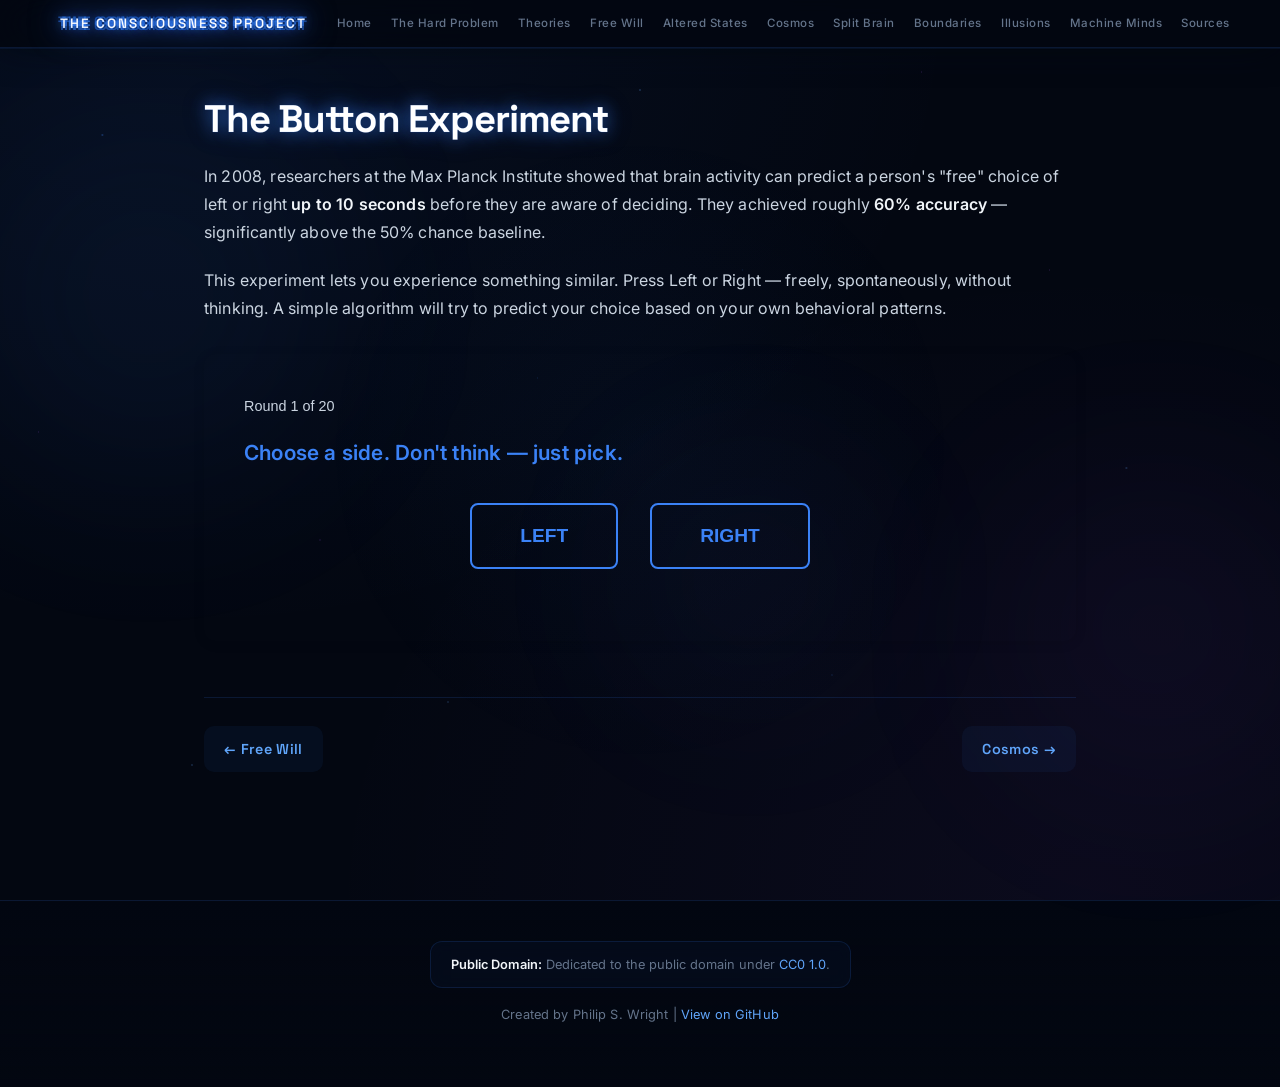
<file: experiment.html>
<!DOCTYPE html>
<html lang="en">
<head>
  <meta charset="UTF-8">
  <meta name="viewport" content="width=device-width, initial-scale=1.0">
  <title>The Button Experiment | The Consciousness Project</title>
  <meta name="description" content="An interactive experiment in free will — press left or right and see if your choice was truly free.">
  <link rel="stylesheet" href="style.css?v=1.2">
  <style>
    .experiment-area {
      text-align: center;
      padding: 2rem 0;
    }
    .experiment-box {
      background: var(--card-bg);
      border-radius: 12px;
      padding: 2.5rem;
      box-shadow: 0 2px 12px rgba(0,0,0,0.1);
      margin: 2rem 0;
      border: 2px solid var(--blue-pale);
    }
    .btn-row {
      display: flex;
      justify-content: center;
      gap: 2rem;
      margin: 2rem 0;
    }
    .choice-btn {
      font-family: -apple-system, BlinkMacSystemFont, "Segoe UI", Roboto, sans-serif;
      font-size: 1.2rem;
      font-weight: 600;
      padding: 1.25rem 3rem;
      border: 2px solid var(--blue);
      border-radius: 8px;
      background: var(--blue-pale);
      color: var(--blue);
      cursor: pointer;
      transition: all 0.2s;
      min-width: 140px;
    }
    .choice-btn:hover {
      background: var(--blue);
      color: #fff;
    }
    .choice-btn:active {
      transform: scale(0.96);
    }
    .choice-btn.selected {
      background: var(--blue);
      color: #fff;
      border-color: var(--blue);
    }
    .result-area {
      display: none;
      margin-top: 2rem;
    }
    .result-area.visible {
      display: block;
    }
    .round-counter {
      font-family: -apple-system, BlinkMacSystemFont, "Segoe UI", Roboto, sans-serif;
      font-size: 0.9rem;
      color: var(--text-light);
      margin-bottom: 1rem;
    }
    .prediction-display {
      font-size: 1.3rem;
      margin: 1rem 0;
      padding: 1rem;
      background: #fdf2f2;
      border-radius: 8px;
      border-left: 4px solid var(--accent);
    }
    .prediction-display.correct {
      background: #eafaf1;
      border-left-color: var(--green);
    }
    .stats-bar {
      display: flex;
      justify-content: center;
      gap: 2rem;
      margin: 1.5rem 0;
      font-family: -apple-system, BlinkMacSystemFont, "Segoe UI", Roboto, sans-serif;
    }
    .stats-bar .stat {
      text-align: center;
    }
    .stats-bar .stat .val {
      font-size: 1.8rem;
      font-weight: bold;
      color: var(--blue);
    }
    .stats-bar .stat .lbl {
      font-size: 0.8rem;
      color: var(--text-light);
    }
    .next-btn {
      font-family: -apple-system, BlinkMacSystemFont, "Segoe UI", Roboto, sans-serif;
      font-size: 1rem;
      padding: 0.75rem 2rem;
      border: none;
      border-radius: 6px;
      background: var(--blue-light);
      color: #fff;
      cursor: pointer;
      margin-top: 1rem;
    }
    .next-btn:hover {
      background: var(--blue);
    }
    .reset-btn {
      font-family: -apple-system, BlinkMacSystemFont, "Segoe UI", Roboto, sans-serif;
      font-size: 0.85rem;
      padding: 0.5rem 1.5rem;
      border: 1px solid var(--border);
      border-radius: 6px;
      background: transparent;
      color: var(--text-light);
      cursor: pointer;
      margin-top: 0.5rem;
    }
    .insight-cards {
      display: none;
    }
    .insight-cards.visible {
      display: block;
    }
    #prompt-text {
      font-size: 1.3rem;
      color: var(--blue);
      font-weight: 600;
      margin-bottom: 0.5rem;
    }
  </style>
</head>
<body>
  <!-- Floating orbs -->
  <div class="orb orb-1"></div>
  <div class="orb orb-2"></div>
  <div class="orb orb-3"></div>
  <nav>
    <div class="nav-inner">
      <a href="index.html" class="site-title">The Consciousness Project</a>
      <button class="nav-toggle" aria-label="Toggle navigation menu">
        <span></span>
        <span></span>
        <span></span>
      </button>
      <a href="index.html">Home</a>
      <a href="hard-problem.html">The Hard Problem</a>
      <a href="theories.html">Theories</a>
      <a href="free-will.html">Free Will</a>
      <a href="altered-states.html">Altered States</a>
      <a href="cosmos.html">Cosmos</a>
      <a href="split-brain.html">Split Brain</a>
      <a href="boundaries.html">Boundaries</a>
      <a href="illusions.html">Illusions</a>
      <a href="machine-minds.html">Machine Minds</a>
      <a href="sources.html">Sources</a>
    </div>
  </nav>

  <div class="container">
    <h1>The Button Experiment</h1>

    <p>In 2008, researchers at the Max Planck Institute showed that brain activity can predict a person's "free" choice of left or right <strong>up to 10 seconds</strong> before they are aware of deciding. They achieved roughly <strong>60% accuracy</strong> &mdash; significantly above the 50% chance baseline.</p>

    <p>This experiment lets you experience something similar. Press Left or Right &mdash; freely, spontaneously, without thinking. A simple algorithm will try to predict your choice based on your own behavioral patterns.</p>

    <div class="experiment-box" id="experiment">
      <div class="round-counter" id="round-counter">Round 1 of 20</div>
      <p id="prompt-text">Choose a side. Don't think &mdash; just pick.</p>

      <div class="btn-row" id="btn-row">
        <button class="choice-btn" id="btn-left" onclick="makeChoice('left')">LEFT</button>
        <button class="choice-btn" id="btn-right" onclick="makeChoice('right')">RIGHT</button>
      </div>

      <div class="result-area" id="result-area">
        <div class="prediction-display" id="prediction-display"></div>

        <div class="stats-bar">
          <div class="stat">
            <div class="val" id="stat-rounds">0</div>
            <div class="lbl">rounds</div>
          </div>
          <div class="stat">
            <div class="val" id="stat-correct">0</div>
            <div class="lbl">correct predictions</div>
          </div>
          <div class="stat">
            <div class="val" id="stat-pct">0%</div>
            <div class="lbl">accuracy</div>
          </div>
        </div>

        <button class="next-btn" id="next-btn" onclick="nextRound()">Next Round</button>
        <br>
        <button class="reset-btn" onclick="resetExperiment()">Start Over</button>
      </div>
    </div>

    <div class="insight-cards" id="insights">
      <h2>What Just Happened</h2>

      <div class="card animate-on-scroll">
        <h3>The Algorithm</h3>
        <p>The prediction model is simple. It tracks three patterns in your choices:</p>
        <ol>
          <li><strong>Frequency bias</strong>: most people slightly favor one side. If you've pressed left 60% of the time, the algorithm gives weight to left.</li>
          <li><strong>Alternation bias</strong>: humans trying to be "random" tend to alternate more than true randomness would. If you just pressed left, the algorithm gives weight to right.</li>
          <li><strong>Sequence patterns</strong>: after sequences like L-L or R-L, you may develop habitual responses. The algorithm tracks these transitions.</li>
        </ol>
        <p>This is not reading your brain. It's reading your <em>behavioral fingerprint</em> &mdash; the patterns embedded in your choices that you can't see from the inside.</p>
      </div>

      <div class="card highlight animate-on-scroll">
        <h3>Why This Matters</h3>
        <p>If a trivial algorithm running in a web browser can predict your "free" choices above chance, imagine what a system with access to your <strong>neural activity</strong> could do &mdash; which is exactly what Soon et al. demonstrated in 2008.</p>
        <p>The feeling of freedom is not evidence of freedom. Every choice you made felt spontaneous. You could have chosen differently &mdash; or so it seemed. But your choices followed statistical patterns that were visible to a simple model and invisible to you.</p>
        <p>This doesn't prove you lack free will. A compatibilist would say that acting on your own patterns <em>is</em> free will. But it demonstrates something important: <strong>the sense of choosing freely and the reality of choosing predictably are not mutually exclusive.</strong></p>
      </div>

      <div class="card animate-on-scroll">
        <h3>The Real Experiment</h3>
        <p>In Soon et al. (2008), the prediction wasn't based on behavioral patterns &mdash; it was based on <strong>fMRI brain scans</strong>. Activity in the frontopolar cortex and precuneus encoded the upcoming decision up to 10 seconds before participants reported awareness of choosing. The brain had already "decided" left or right while the conscious mind was still deliberating.</p>
        <p>Read more about this research on the <a href="free-will.html">Free Will &amp; Determinism</a> page.</p>
      </div>
    </div>

    <div class="page-nav">
      <a href="free-will.html">&larr; Free Will</a>
      <a href="cosmos.html">Cosmos &rarr;</a>
    </div>
  </div>

  <footer>
    <div class="license-box">
      <strong>Public Domain:</strong> Dedicated to the public domain under <a href="https://creativecommons.org/publicdomain/zero/1.0/" target="_blank" rel="noopener">CC0 1.0</a>.
    </div>
    <p>Created by Philip S. Wright | <a href="https://github.com/pdubbbbbs/jim-twins-project">View on GitHub</a></p>
  </footer>

  <script>
    const totalRounds = 20;
    let round = 0;
    let choices = [];
    let predictions = [];
    let correctCount = 0;

    // Transition table: tracks what follows each 2-choice sequence
    let transitions = {
      'LL': { left: 0, right: 0 },
      'LR': { left: 0, right: 0 },
      'RL': { left: 0, right: 0 },
      'RR': { left: 0, right: 0 }
    };

    function predict() {
      if (choices.length < 2) {
        // Not enough data — guess based on frequency or coin flip
        if (choices.length === 0) return Math.random() < 0.5 ? 'left' : 'right';
        // After 1 choice, predict alternation (humans tend to alternate)
        return choices[0] === 'left' ? 'right' : 'left';
      }

      const last2 = (choices[choices.length - 2] === 'left' ? 'L' : 'R') +
                     (choices[choices.length - 1] === 'left' ? 'L' : 'R');

      const t = transitions[last2];
      const total = t.left + t.right;

      // Frequency bias
      const leftCount = choices.filter(c => c === 'left').length;
      const freqLeft = leftCount / choices.length;

      // Alternation bias
      let altCount = 0;
      for (let i = 1; i < choices.length; i++) {
        if (choices[i] !== choices[i - 1]) altCount++;
      }
      const altRate = altCount / (choices.length - 1);

      // Sequence-based prediction
      let seqScore = 0.5; // neutral
      if (total > 0) {
        seqScore = t.left / total; // probability of left given last 2
      }

      // Weighted combination
      const w1 = 0.3; // frequency
      const w2 = 0.25; // alternation
      const w3 = 0.45; // sequence
      const altPred = choices[choices.length - 1] === 'left' ? (1 - altRate) : altRate;
      const combined = w1 * freqLeft + w2 * (altRate > 0.5 ? (choices[choices.length - 1] === 'left' ? 0.3 : 0.7) : (choices[choices.length - 1] === 'left' ? 0.7 : 0.3)) + w3 * seqScore;

      return combined >= 0.5 ? 'left' : 'right';
    }

    function makeChoice(choice) {
      const prediction = predict();
      predictions.push(prediction);
      const correct = prediction === choice;
      if (correct) correctCount++;

      // Update transitions from previous choices
      if (choices.length >= 2) {
        const prev2 = (choices[choices.length - 2] === 'left' ? 'L' : 'R') +
                       (choices[choices.length - 1] === 'left' ? 'L' : 'R');
        transitions[prev2][choice]++;
      }

      choices.push(choice);
      round++;

      // UI updates
      document.getElementById('btn-left').classList.toggle('selected', choice === 'left');
      document.getElementById('btn-right').classList.toggle('selected', choice === 'right');
      document.getElementById('btn-left').disabled = true;
      document.getElementById('btn-right').disabled = true;

      const display = document.getElementById('prediction-display');
      if (correct) {
        display.className = 'prediction-display correct';
        display.innerHTML = '<strong>Predicted: ' + prediction.toUpperCase() + '</strong> — Correct.';
      } else {
        display.className = 'prediction-display';
        display.innerHTML = '<strong>Predicted: ' + prediction.toUpperCase() + '</strong> — Wrong this time.';
      }

      document.getElementById('stat-rounds').textContent = round;
      document.getElementById('stat-correct').textContent = correctCount;
      document.getElementById('stat-pct').textContent = Math.round((correctCount / round) * 100) + '%';

      document.getElementById('result-area').classList.add('visible');

      if (round >= totalRounds) {
        document.getElementById('next-btn').textContent = 'See Results';
      }
    }

    function nextRound() {
      if (round >= totalRounds) {
        showInsights();
        return;
      }

      document.getElementById('btn-left').classList.remove('selected');
      document.getElementById('btn-right').classList.remove('selected');
      document.getElementById('btn-left').disabled = false;
      document.getElementById('btn-right').disabled = false;
      document.getElementById('result-area').classList.remove('visible');
      document.getElementById('round-counter').textContent = 'Round ' + (round + 1) + ' of ' + totalRounds;

      const prompts = [
        "Choose a side. Don't think — just pick.",
        "Left or right. Go with your gut.",
        "Pick one. Quickly.",
        "Which side? Don't deliberate.",
        "Choose. Now.",
        "Left or right — whatever feels right.",
        "One more. Just pick.",
        "Don't try to be random. Just choose.",
        "Go.",
        "Which one calls to you?"
      ];
      document.getElementById('prompt-text').textContent = prompts[round % prompts.length];
    }

    function showInsights() {
      document.getElementById('experiment').style.display = 'none';
      document.getElementById('insights').classList.add('visible');

      const pct = Math.round((correctCount / round) * 100);
      const insightHeader = document.querySelector('#insights h2');

      if (pct >= 65) {
        insightHeader.textContent = 'Result: ' + pct + '% — Your choices were highly predictable.';
      } else if (pct >= 55) {
        insightHeader.textContent = 'Result: ' + pct + '% — Above chance. A pattern was found.';
      } else {
        insightHeader.textContent = 'Result: ' + pct + '% — Close to chance. You were hard to read.';
      }
    }

    function resetExperiment() {
      round = 0;
      choices = [];
      predictions = [];
      correctCount = 0;
      transitions = {
        'LL': { left: 0, right: 0 },
        'LR': { left: 0, right: 0 },
        'RL': { left: 0, right: 0 },
        'RR': { left: 0, right: 0 }
      };
      document.getElementById('experiment').style.display = 'block';
      document.getElementById('insights').classList.remove('visible');
      document.getElementById('btn-left').classList.remove('selected');
      document.getElementById('btn-right').classList.remove('selected');
      document.getElementById('btn-left').disabled = false;
      document.getElementById('btn-right').disabled = false;
      document.getElementById('result-area').classList.remove('visible');
      document.getElementById('round-counter').textContent = 'Round 1 of ' + totalRounds;
      document.getElementById('prompt-text').textContent = "Choose a side. Don't think — just pick.";
      document.getElementById('next-btn').textContent = 'Next Round';
    }
  </script>
  <script src="animations.js?v=1.2"></script>
</body>
</html>
</file>
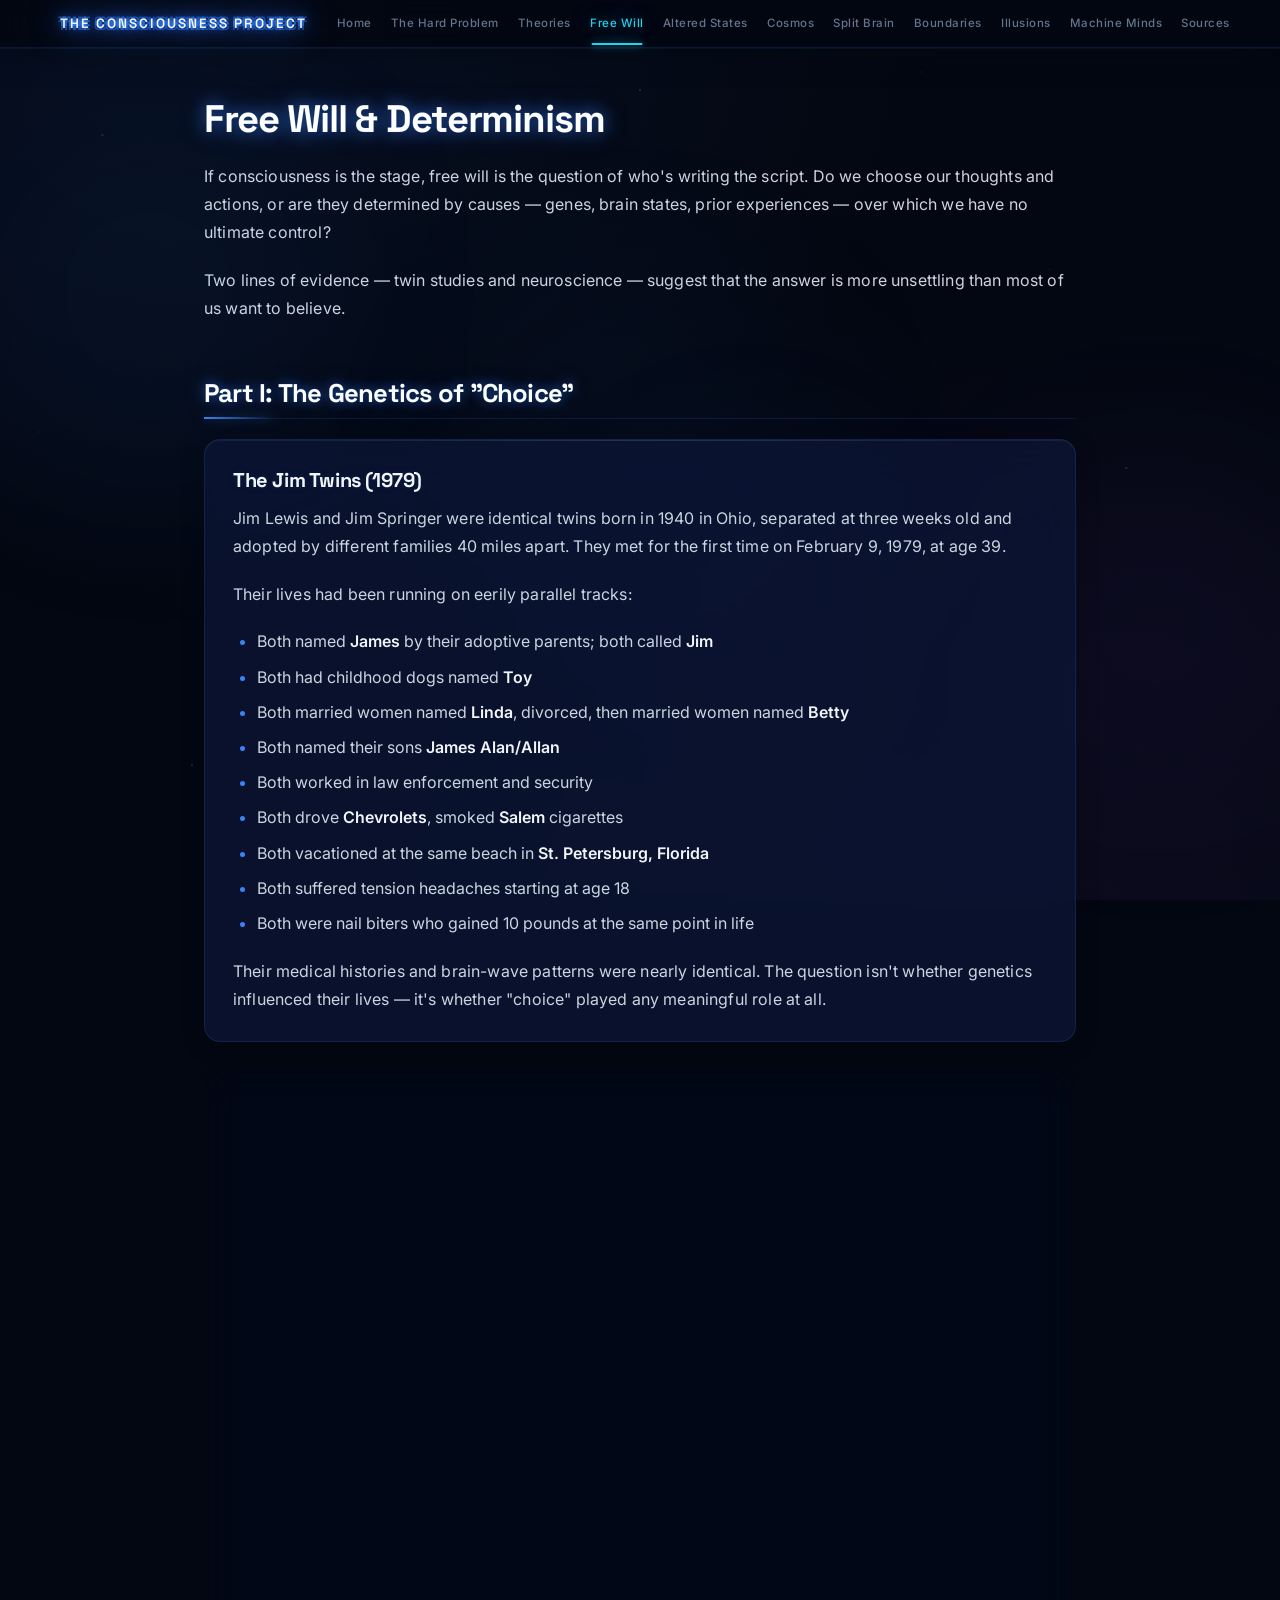
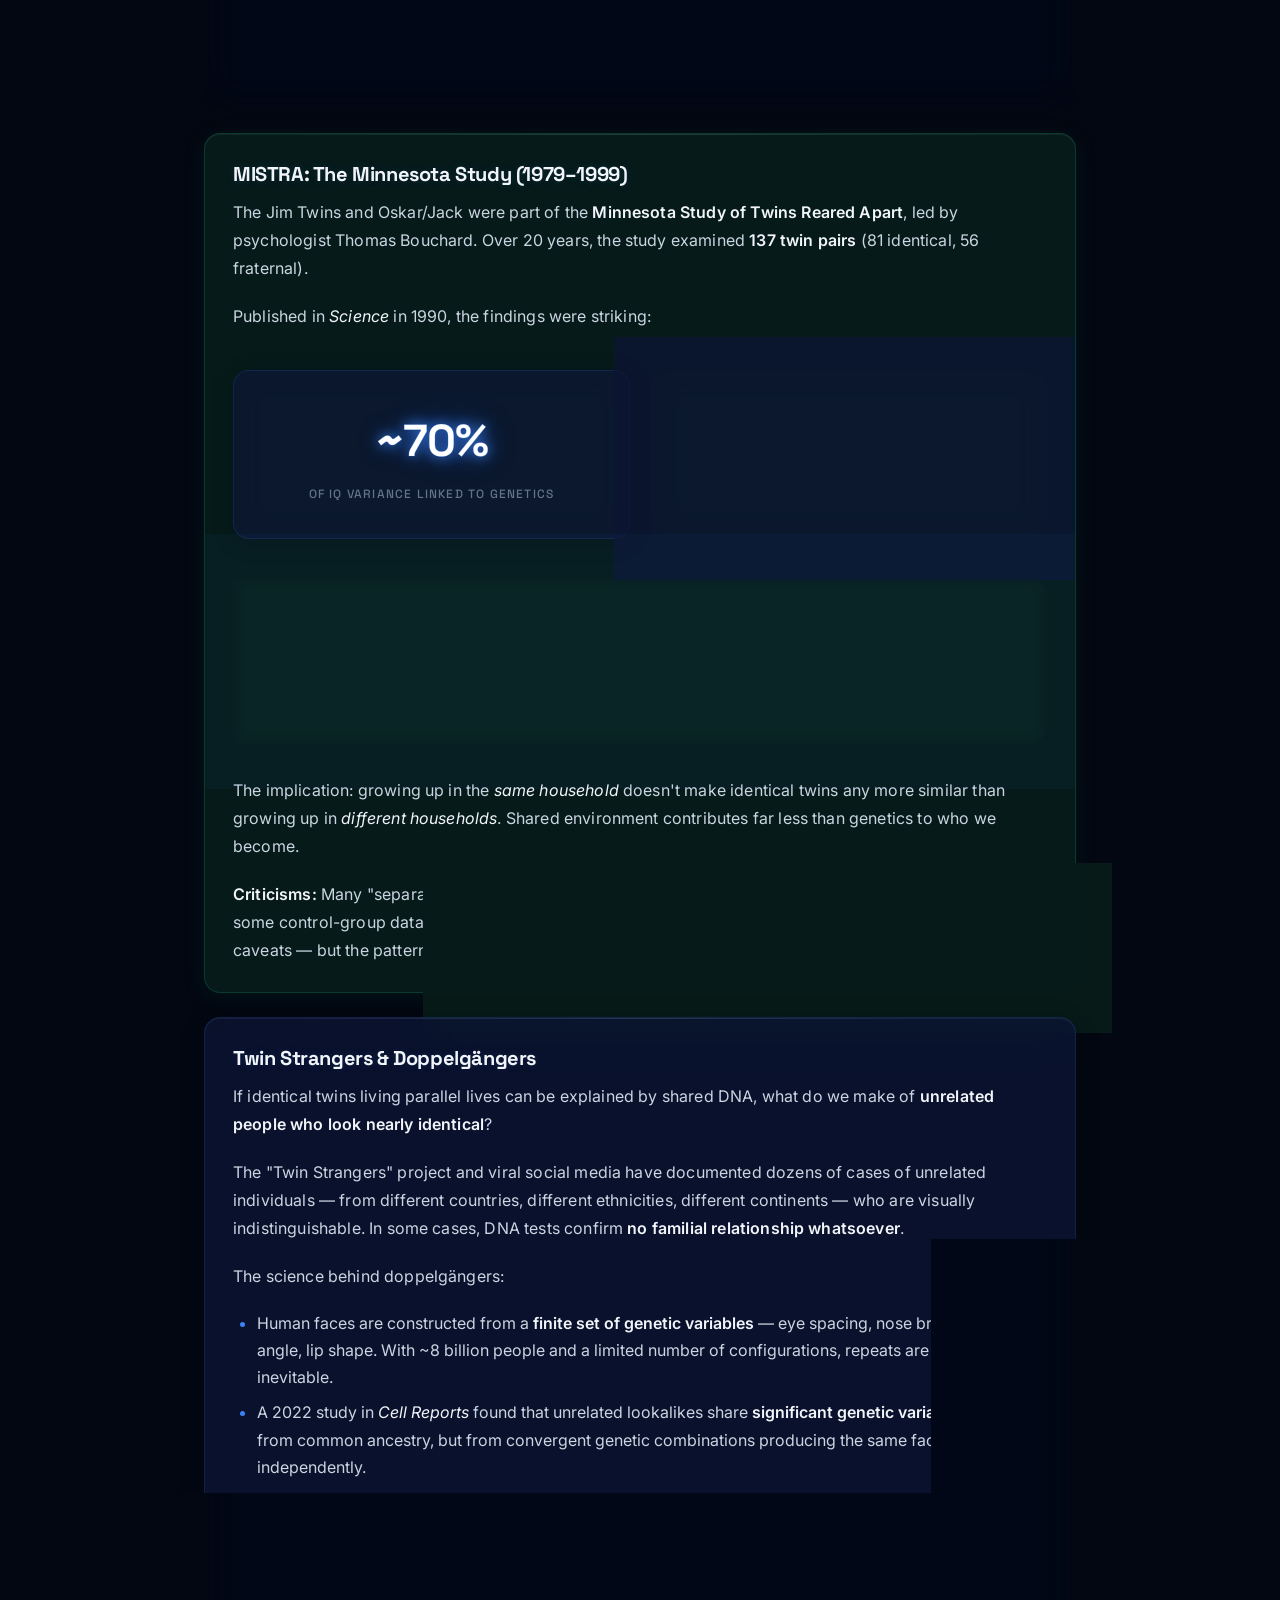
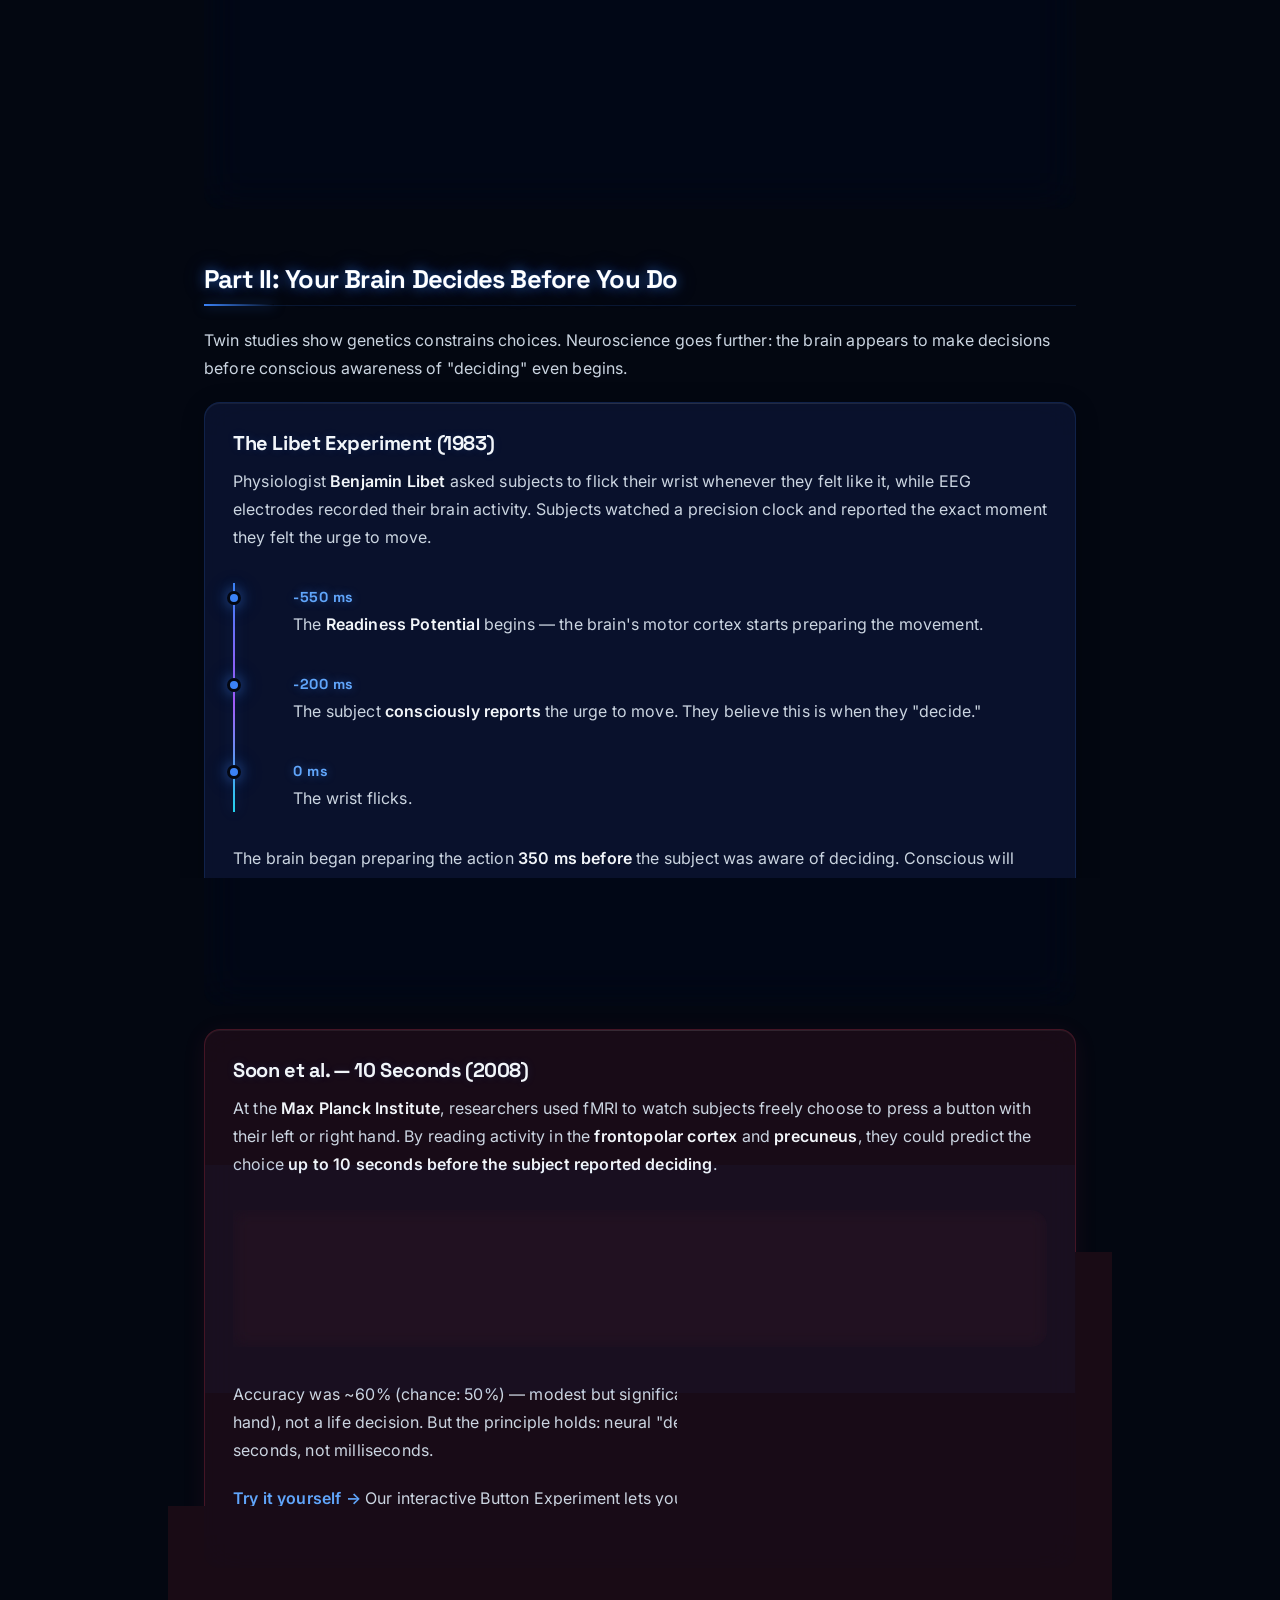
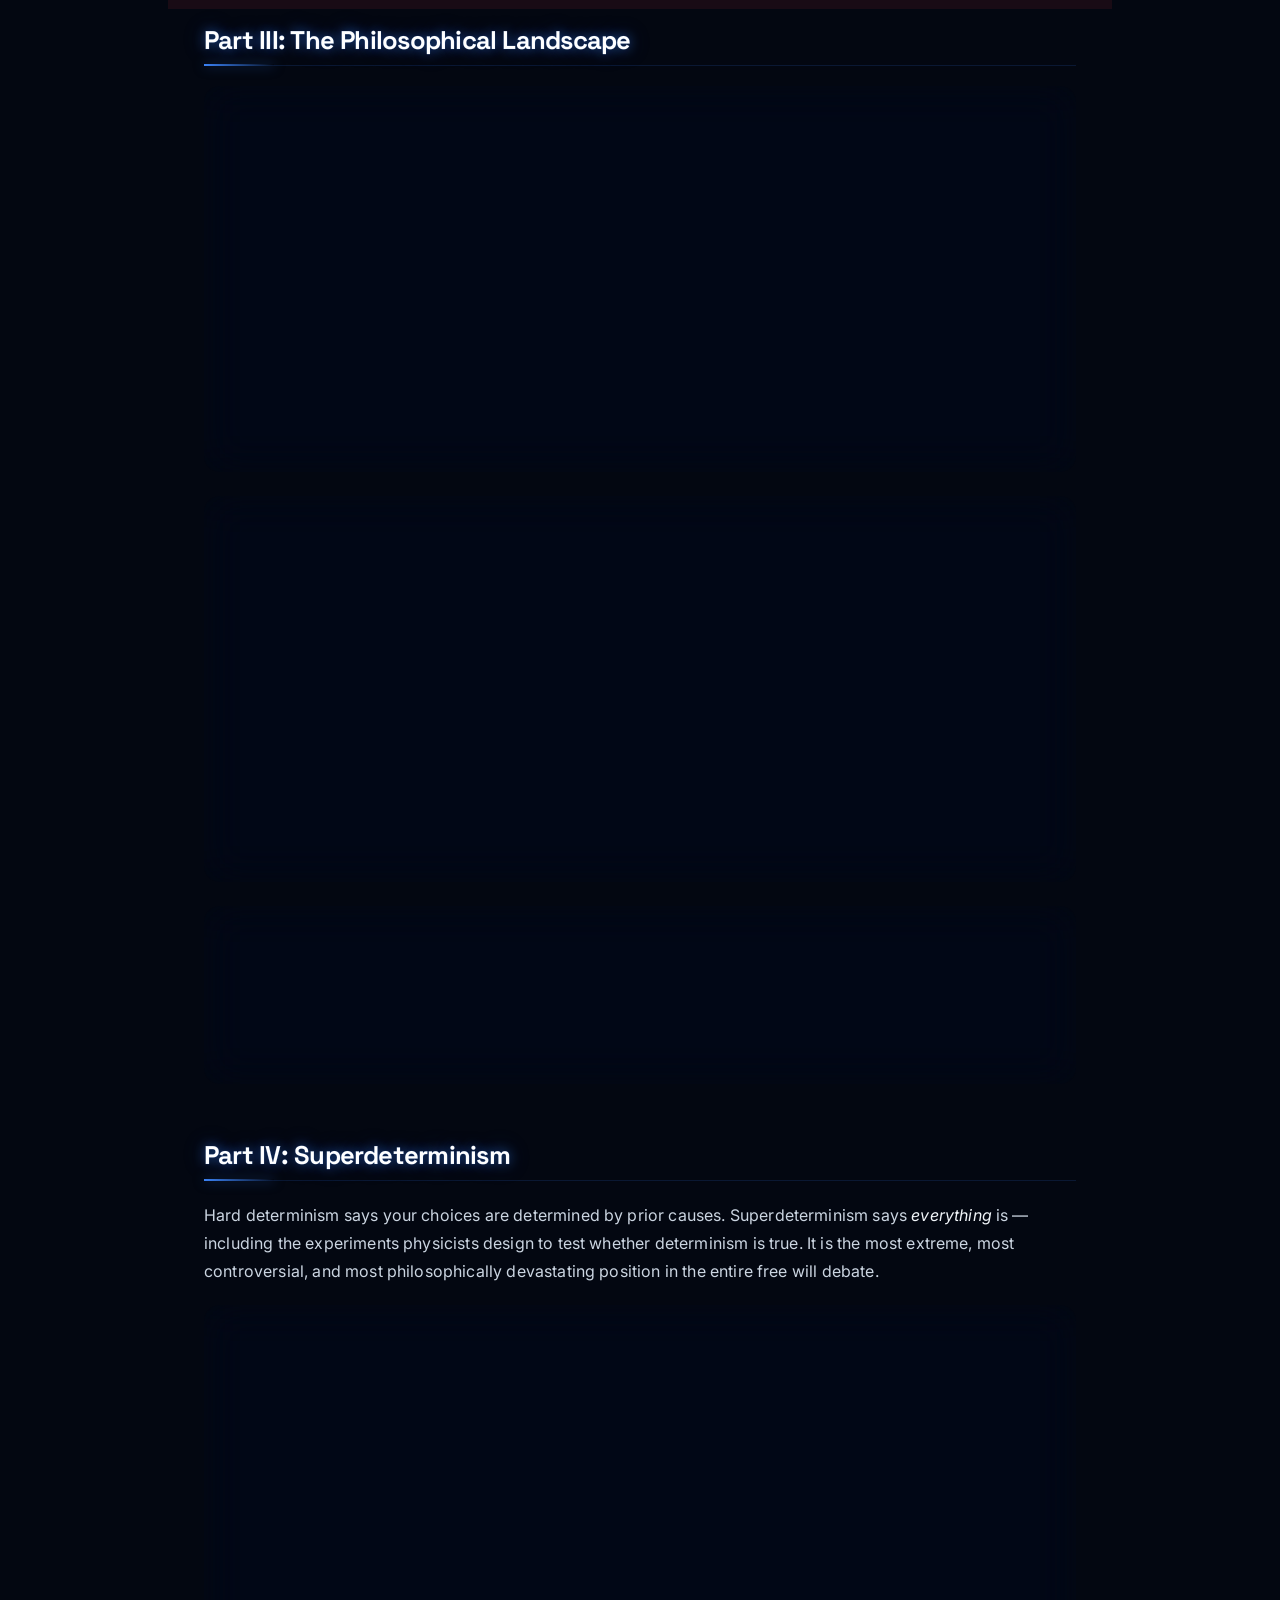
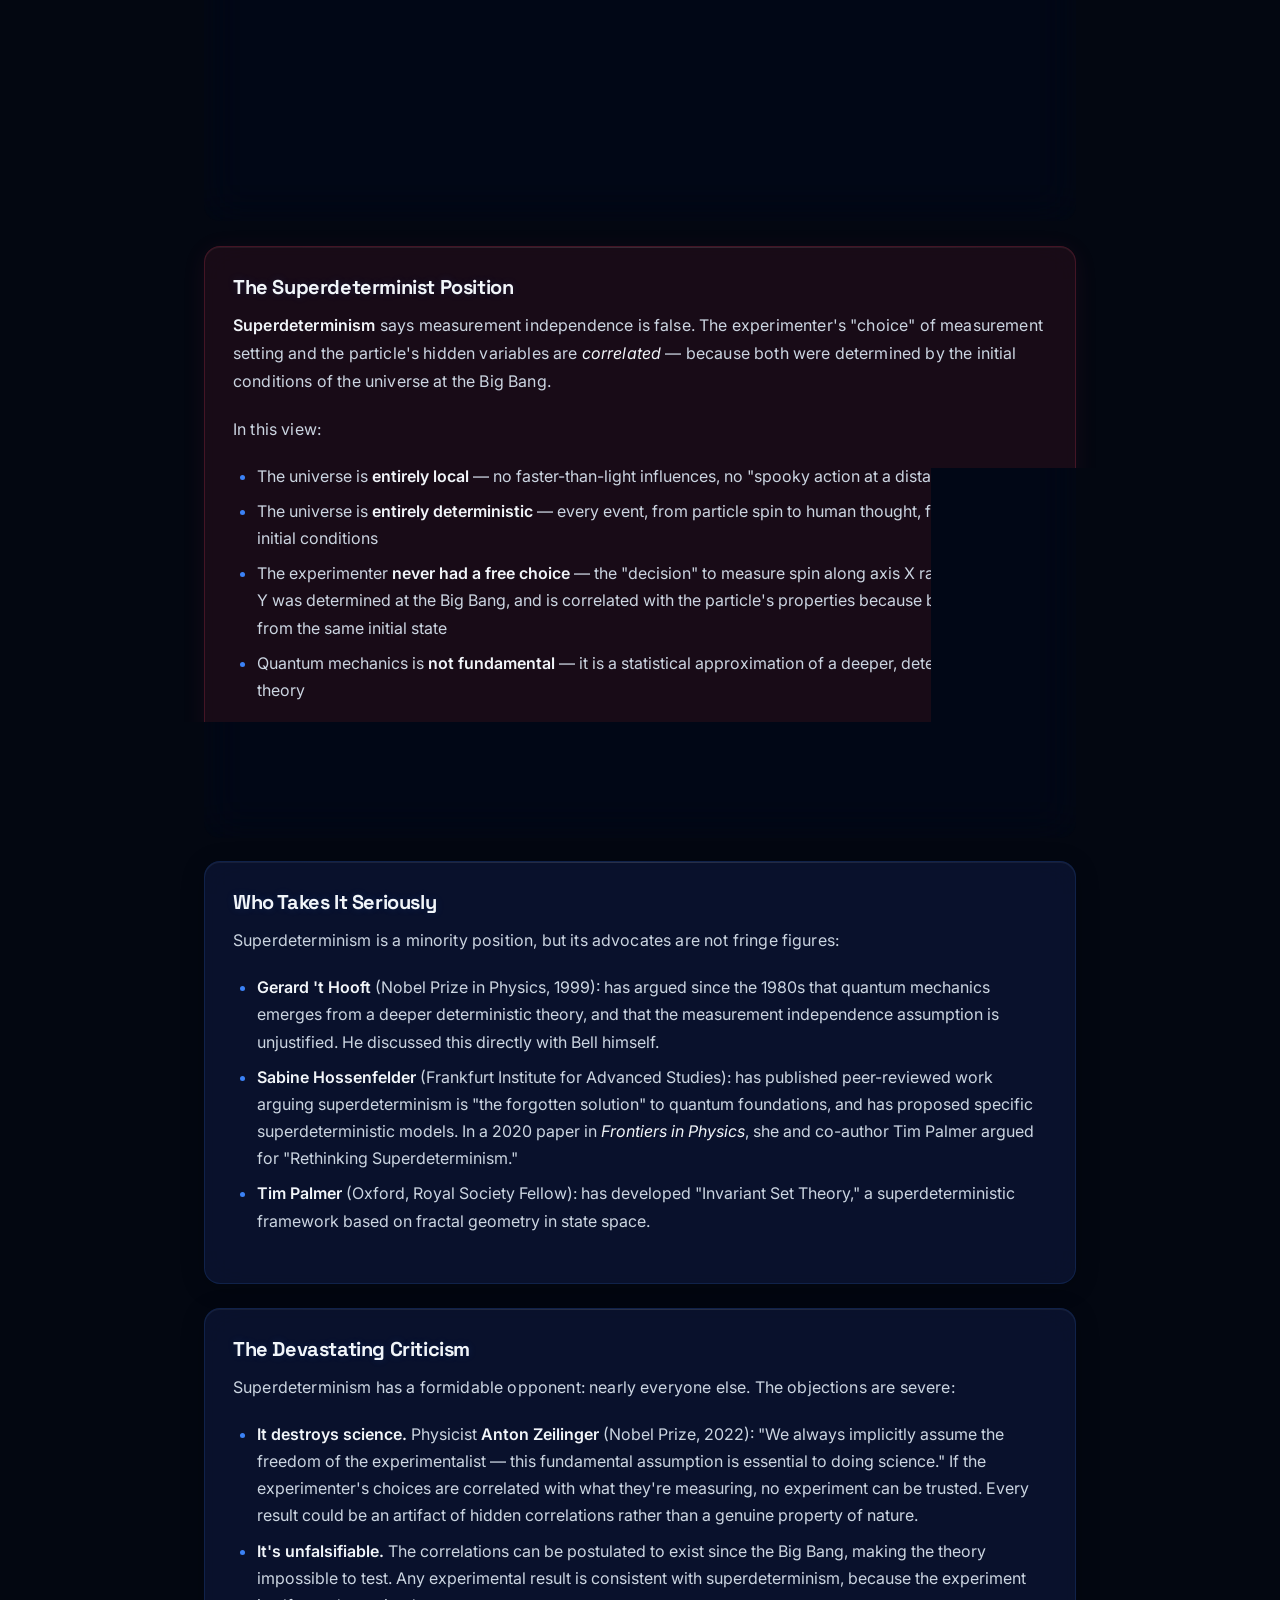
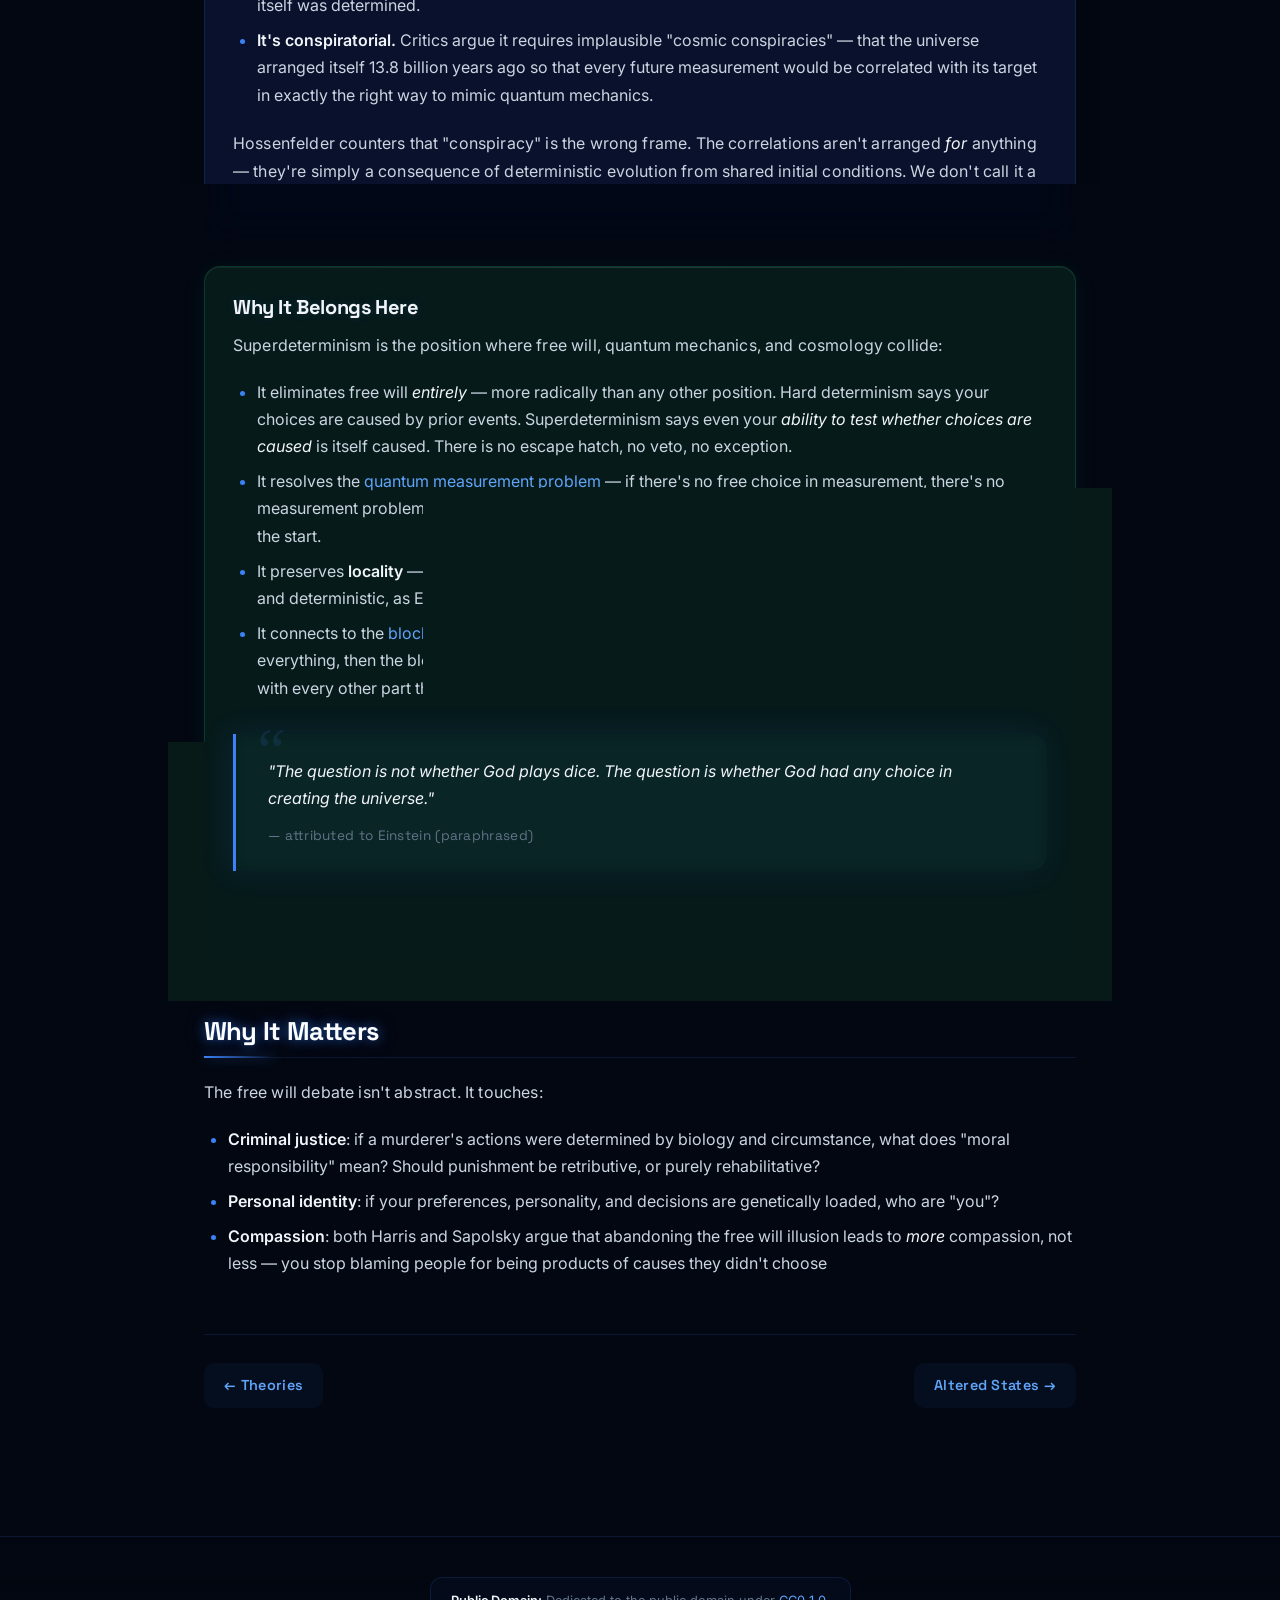
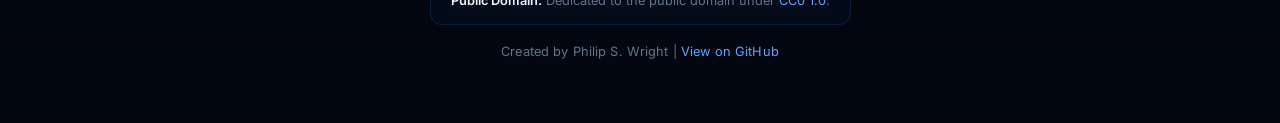
<file: free-will.html>
<!DOCTYPE html>
<html lang="en">
<head>
  <meta charset="UTF-8">
  <meta name="viewport" content="width=device-width, initial-scale=1.0">
  <title>Free Will &amp; Determinism | The Consciousness Project</title>
  <meta name="description" content="Twin studies, neuroscience experiments, and the philosophical debate over whether free will exists.">
  <link rel="stylesheet" href="style.css?v=1.2">
</head>
<body>
  <!-- Floating orbs -->
  <div class="orb orb-1"></div>
  <div class="orb orb-2"></div>
  <div class="orb orb-3"></div>
  <nav>
    <div class="nav-inner">
      <a href="index.html" class="site-title">The Consciousness Project</a>
      <button class="nav-toggle" aria-label="Toggle navigation menu">
        <span></span>
        <span></span>
        <span></span>
      </button>
      <a href="index.html">Home</a>
      <a href="hard-problem.html">The Hard Problem</a>
      <a href="theories.html">Theories</a>
      <a href="free-will.html" class="active">Free Will</a>
      <a href="altered-states.html">Altered States</a>
      <a href="cosmos.html">Cosmos</a>
      <a href="split-brain.html">Split Brain</a>
      <a href="boundaries.html">Boundaries</a>
      <a href="illusions.html">Illusions</a>
      <a href="machine-minds.html">Machine Minds</a>
      <a href="sources.html">Sources</a>
    </div>
  </nav>

  <div class="container">
    <h1>Free Will &amp; Determinism</h1>

    <p>If consciousness is the stage, free will is the question of who's writing the script. Do we choose our thoughts and actions, or are they determined by causes &mdash; genes, brain states, prior experiences &mdash; over which we have no ultimate control?</p>

    <p>Two lines of evidence &mdash; twin studies and neuroscience &mdash; suggest that the answer is more unsettling than most of us want to believe.</p>

    <!-- ==================== TWIN STUDIES ==================== -->

    <h2>Part I: The Genetics of "Choice"</h2>

    <div class="card animate-on-scroll">
      <h3>The Jim Twins (1979)</h3>
      <p>Jim Lewis and Jim Springer were identical twins born in 1940 in Ohio, separated at three weeks old and adopted by different families 40 miles apart. They met for the first time on February 9, 1979, at age 39.</p>
      <p>Their lives had been running on eerily parallel tracks:</p>
      <ul>
        <li>Both named <strong>James</strong> by their adoptive parents; both called <strong>Jim</strong></li>
        <li>Both had childhood dogs named <strong>Toy</strong></li>
        <li>Both married women named <strong>Linda</strong>, divorced, then married women named <strong>Betty</strong></li>
        <li>Both named their sons <strong>James Alan/Allan</strong></li>
        <li>Both worked in law enforcement and security</li>
        <li>Both drove <strong>Chevrolets</strong>, smoked <strong>Salem</strong> cigarettes</li>
        <li>Both vacationed at the same beach in <strong>St. Petersburg, Florida</strong></li>
        <li>Both suffered tension headaches starting at age 18</li>
        <li>Both were nail biters who gained 10 pounds at the same point in life</li>
      </ul>
      <p>Their medical histories and brain-wave patterns were nearly identical. The question isn't whether genetics influenced their lives &mdash; it's whether "choice" played any meaningful role at all.</p>
    </div>

    <div class="card animate-on-scroll">
      <h3>The Nazi and the Jew: Oskar &amp; Jack (1933&ndash;2015)</h3>
      <p>If the Jim Twins shared similar Ohio environments, <strong>Oskar St&ouml;hr</strong> and <strong>Jack Yufe</strong> destroy that objection. Born in Trinidad in 1933, separated at six months:</p>
      <ul>
        <li><strong>Jack</strong>: raised Jewish in the Caribbean by his father</li>
        <li><strong>Oskar</strong>: raised Catholic in Nazi Germany by his grandmother; joined the Hitler Youth</li>
      </ul>
      <p>Thomas Bouchard called them the twins with "the greatest differences in background I've ever seen." Yet when they met in 1979:</p>
      <ul>
        <li>Both read books back-to-front</li>
        <li>Both wrapped rubber bands around their wrists</li>
        <li>Both taped pens for a better grip</li>
        <li>Both loved butter and spicy foods</li>
        <li>Both enjoyed sneezing loudly in public to startle people</li>
        <li>Both flushed the toilet <em>before</em> using it</li>
        <li>Both had the same gait and wore similar glasses</li>
      </ul>
      <p>Environment shaped their ideologies. But something deeper &mdash; something encoded in their shared DNA &mdash; shaped their behavioral quirks, preferences, and habits. These weren't "choices" in any meaningful sense.</p>
    </div>

    <div class="card green animate-on-scroll">
      <h3>MISTRA: The Minnesota Study (1979&ndash;1999)</h3>
      <p>The Jim Twins and Oskar/Jack were part of the <strong>Minnesota Study of Twins Reared Apart</strong>, led by psychologist Thomas Bouchard. Over 20 years, the study examined <strong>137 twin pairs</strong> (81 identical, 56 fraternal).</p>
      <p>Published in <em>Science</em> in 1990, the findings were striking:</p>

      <div class="stat-grid">
        <div class="stat-box">
          <span class="number">~70%</span>
          <span class="label">of IQ variance linked to genetics</span>
        </div>
        <div class="stat-box">
          <span class="number">137</span>
          <span class="label">twin pairs studied over 20 years</span>
        </div>
      </div>

      <blockquote>
        "On multiple measures of personality and temperament, occupational and leisure-time interests, and social attitudes, monozygotic twins reared apart are about as similar as monozygotic twins reared together."
        <cite>&mdash; Bouchard et al., <em>Science</em>, 1990</cite>
      </blockquote>

      <p>The implication: growing up in the <em>same household</em> doesn't make identical twins any more similar than growing up in <em>different households</em>. Shared environment contributes far less than genetics to who we become.</p>

      <p><strong>Criticisms:</strong> Many "separated" twins were placed in similar socioeconomic environments. The study omitted some control-group data. A 2022 reevaluation argued IQ heritability estimates may be inflated. Important caveats &mdash; but the pattern across dozens of twin pairs is hard to dismiss.</p>
    </div>

    <div class="card animate-on-scroll">
      <h3>Twin Strangers &amp; Doppelg&auml;ngers</h3>
      <p>If identical twins living parallel lives can be explained by shared DNA, what do we make of <strong>unrelated people who look nearly identical</strong>?</p>
      <p>The "Twin Strangers" project and viral social media have documented dozens of cases of unrelated individuals &mdash; from different countries, different ethnicities, different continents &mdash; who are visually indistinguishable. In some cases, DNA tests confirm <strong>no familial relationship whatsoever</strong>.</p>
      <p>The science behind doppelg&auml;ngers:</p>
      <ul>
        <li>Human faces are constructed from a <strong>finite set of genetic variables</strong> &mdash; eye spacing, nose bridge width, jaw angle, lip shape. With ~8 billion people and a limited number of configurations, repeats are statistically inevitable.</li>
        <li>A 2022 study in <em>Cell Reports</em> found that unrelated lookalikes share <strong>significant genetic variants</strong> &mdash; not from common ancestry, but from convergent genetic combinations producing the same facial geometry independently.</li>
        <li>The lookalikes also shared <strong>behavioral and lifestyle similarities</strong> &mdash; similar BMI, smoking habits, and education levels &mdash; suggesting that shared genetic variants influence more than just appearance.</li>
      </ul>
      <p>Doppelg&auml;ngers extend the Jim Twins argument in a new direction. The twins prove that <em>shared</em> DNA produces shared lives. Doppelg&auml;ngers suggest that even <em>unrelated</em> people, when dealt similar genetic hands by chance, converge toward similar outcomes. The genome is not a unique script for each individual &mdash; it is a <strong>finite alphabet</strong> that can only spell so many words. Your face, your body, your behavioral tendencies may not be as unique as you feel they are.</p>
      <p>In the context of <a href="illusions.html">simulation theory</a>: doppelg&auml;ngers look suspiciously like <strong>asset reuse</strong> &mdash; a rendering engine recycling character models to conserve resources.</p>
    </div>

    <!-- ==================== NEUROSCIENCE ==================== -->

    <h2>Part II: Your Brain Decides Before You Do</h2>

    <p>Twin studies show genetics constrains choices. Neuroscience goes further: the brain appears to make decisions before conscious awareness of "deciding" even begins.</p>

    <div class="card animate-on-scroll">
      <h3>The Libet Experiment (1983)</h3>
      <p>Physiologist <strong>Benjamin Libet</strong> asked subjects to flick their wrist whenever they felt like it, while EEG electrodes recorded their brain activity. Subjects watched a precision clock and reported the exact moment they felt the urge to move.</p>

      <div class="timeline">
        <div class="timeline-item">
          <span class="year">-550 ms</span>
          <p>The <strong>Readiness Potential</strong> begins &mdash; the brain's motor cortex starts preparing the movement.</p>
        </div>
        <div class="timeline-item">
          <span class="year">-200 ms</span>
          <p>The subject <strong>consciously reports</strong> the urge to move. They believe this is when they "decide."</p>
        </div>
        <div class="timeline-item">
          <span class="year">0 ms</span>
          <p>The wrist flicks.</p>
        </div>
      </div>

      <p>The brain began preparing the action <strong>350 ms before</strong> the subject was aware of deciding. Conscious will arrived <em>after</em> the process was already underway.</p>
      <p>Libet himself was nuanced: he proposed a <strong>"veto"</strong> power &mdash; consciousness might not initiate actions, but it could <em>block</em> them in the final 200ms. Free will as a "free won't."</p>
    </div>

    <div class="card highlight animate-on-scroll">
      <h3>Soon et al. &mdash; 10 Seconds (2008)</h3>
      <p>At the <strong>Max Planck Institute</strong>, researchers used fMRI to watch subjects freely choose to press a button with their left or right hand. By reading activity in the <strong>frontopolar cortex</strong> and <strong>precuneus</strong>, they could predict the choice <strong>up to 10 seconds before the subject reported deciding</strong>.</p>

      <blockquote>
        "The outcome of a decision can be encoded in brain activity of prefrontal and parietal cortex up to 10 seconds before it enters awareness."
        <cite>&mdash; Soon et al., <em>Nature Neuroscience</em>, 2008</cite>
      </blockquote>

      <p>Accuracy was ~60% (chance: 50%) &mdash; modest but significant. The task was simple (left hand vs. right hand), not a life decision. But the principle holds: neural "decisions" precede conscious awareness by seconds, not milliseconds.</p>
      <p><strong><a href="experiment.html">Try it yourself &rarr;</a></strong> Our interactive Button Experiment lets you press Left or Right 20 times while a simple algorithm tries to predict your "free" choices.</p>
    </div>

    <!-- ==================== PHILOSOPHY ==================== -->

    <h2>Part III: The Philosophical Landscape</h2>

    <div class="card animate-on-scroll">
      <h3>Hard Determinism</h3>
      <p>Every event, including every human decision, is the inevitable result of prior causes. Your genes, your upbringing, the state of your neurons one millisecond ago &mdash; these fully determine what you "choose" next. Free will is an illusion.</p>
      <p><strong>Robert Sapolsky</strong> (<em>Determined</em>, 2023) argues this position with biological rigor: trace any behavior backward through seconds, hours, years, back to the womb, back to your ancestors, and at no point do you find a gap where an uncaused "free choice" enters. The chain of causation is unbroken.</p>
      <p><strong>Sam Harris</strong> (<em>Free Will</em>, 2012) makes a complementary argument from neuroscience and introspection: "Thoughts and intentions emerge from background causes of which we are unaware and over which we exert no conscious control."</p>
    </div>

    <div class="card animate-on-scroll">
      <h3>Compatibilism ("Soft Determinism")</h3>
      <p>The most popular position among philosophers (accepted by ~59% in a 2020 survey). Compatibilists agree the universe may be deterministic, but argue free will is <em>compatible</em> with determinism &mdash; we just need to define "free" correctly.</p>
      <p>A free choice isn't one that's uncaused; it's one that flows from <em>your own</em> desires, beliefs, and character, rather than from external coercion. You're free when you do what you <em>want</em>, even if what you want is determined.</p>
      <p><strong>Daniel Dennett</strong> and <strong>Harry Frankfurt</strong> champion this view. Frankfurt's key insight: free will doesn't require the ability to do otherwise. If you <em>would have</em> chosen the same thing anyway, the deterministic causal chain doesn't remove your freedom.</p>
    </div>

    <div class="card animate-on-scroll">
      <h3>Libertarian Free Will</h3>
      <p>(Not political libertarianism.) This position holds that determinism is false &mdash; that at the moment of decision, we are genuine causal agents who could truly have chosen differently. Quantum indeterminacy is sometimes invoked as a mechanism, though critics note that randomness is not the same as freedom.</p>
    </div>

    <!-- ==================== SUPERDETERMINISM ==================== -->

    <h2>Part IV: Superdeterminism</h2>

    <p>Hard determinism says your choices are determined by prior causes. Superdeterminism says <em>everything</em> is &mdash; including the experiments physicists design to test whether determinism is true. It is the most extreme, most controversial, and most philosophically devastating position in the entire free will debate.</p>

    <div class="card animate-on-scroll">
      <h3>Bell's Theorem and Its Loophole</h3>
      <p>In 1964, physicist <strong>John Bell</strong> proved a theorem that shook the foundations of physics. He showed that if hidden variables exist beneath quantum mechanics &mdash; if particles have definite properties before measurement &mdash; then the universe must be <strong>nonlocal</strong>: information or influence must travel faster than light.</p>
      <p>Experiments have repeatedly confirmed that Bell's inequalities are violated. Most physicists take this as proof that the universe is either:</p>
      <ul>
        <li><strong>Nonlocal</strong>: particles influence each other instantaneously across any distance (the mainstream view)</li>
        <li><strong>Non-real</strong>: particles don't have definite properties until measured (Copenhagen interpretation)</li>
      </ul>
      <p>But Bell's proof rests on a critical assumption: <strong>measurement independence</strong> &mdash; the idea that the experimenter's choice of what to measure is <em>not correlated</em> with the hidden variables of the particle being measured. The experimenter is free to choose any measurement setting. Their choice is independent of the system.</p>
      <p>What if that assumption is wrong?</p>
    </div>

    <div class="card highlight animate-on-scroll">
      <h3>The Superdeterminist Position</h3>
      <p><strong>Superdeterminism</strong> says measurement independence is false. The experimenter's "choice" of measurement setting and the particle's hidden variables are <em>correlated</em> &mdash; because both were determined by the initial conditions of the universe at the Big Bang.</p>
      <p>In this view:</p>
      <ul>
        <li>The universe is <strong>entirely local</strong> &mdash; no faster-than-light influences, no "spooky action at a distance"</li>
        <li>The universe is <strong>entirely deterministic</strong> &mdash; every event, from particle spin to human thought, follows from the initial conditions</li>
        <li>The experimenter <strong>never had a free choice</strong> &mdash; the "decision" to measure spin along axis X rather than axis Y was determined at the Big Bang, and is correlated with the particle's properties because both emerged from the same initial state</li>
        <li>Quantum mechanics is <strong>not fundamental</strong> &mdash; it is a statistical approximation of a deeper, deterministic theory</li>
      </ul>
      <p>The correlations aren't a conspiracy. They're a <em>consequence</em> of everything sharing a common origin. Every particle, every neuron, every "choice" traces back to the same initial conditions 13.8 billion years ago. Of course they're correlated.</p>
    </div>

    <div class="card animate-on-scroll">
      <h3>Who Takes It Seriously</h3>
      <p>Superdeterminism is a minority position, but its advocates are not fringe figures:</p>
      <ul>
        <li><strong>Gerard 't Hooft</strong> (Nobel Prize in Physics, 1999): has argued since the 1980s that quantum mechanics emerges from a deeper deterministic theory, and that the measurement independence assumption is unjustified. He discussed this directly with Bell himself.</li>
        <li><strong>Sabine Hossenfelder</strong> (Frankfurt Institute for Advanced Studies): has published peer-reviewed work arguing superdeterminism is "the forgotten solution" to quantum foundations, and has proposed specific superdeterministic models. In a 2020 paper in <em>Frontiers in Physics</em>, she and co-author Tim Palmer argued for "Rethinking Superdeterminism."</li>
        <li><strong>Tim Palmer</strong> (Oxford, Royal Society Fellow): has developed "Invariant Set Theory," a superdeterministic framework based on fractal geometry in state space.</li>
      </ul>
    </div>

    <div class="card animate-on-scroll">
      <h3>The Devastating Criticism</h3>
      <p>Superdeterminism has a formidable opponent: nearly everyone else. The objections are severe:</p>
      <ul>
        <li><strong>It destroys science.</strong> Physicist <strong>Anton Zeilinger</strong> (Nobel Prize, 2022): "We always implicitly assume the freedom of the experimentalist &mdash; this fundamental assumption is essential to doing science." If the experimenter's choices are correlated with what they're measuring, no experiment can be trusted. Every result could be an artifact of hidden correlations rather than a genuine property of nature.</li>
        <li><strong>It's unfalsifiable.</strong> The correlations can be postulated to exist since the Big Bang, making the theory impossible to test. Any experimental result is consistent with superdeterminism, because the experiment itself was determined.</li>
        <li><strong>It's conspiratorial.</strong> Critics argue it requires implausible "cosmic conspiracies" &mdash; that the universe arranged itself 13.8 billion years ago so that every future measurement would be correlated with its target in exactly the right way to mimic quantum mechanics.</li>
      </ul>
      <p>Hossenfelder counters that "conspiracy" is the wrong frame. The correlations aren't arranged <em>for</em> anything &mdash; they're simply a consequence of deterministic evolution from shared initial conditions. We don't call it a "conspiracy" when the positions of planets are correlated with the initial state of the solar nebula.</p>
    </div>

    <div class="card green animate-on-scroll">
      <h3>Why It Belongs Here</h3>
      <p>Superdeterminism is the position where free will, quantum mechanics, and cosmology collide:</p>
      <ul>
        <li>It eliminates free will <em>entirely</em> &mdash; more radically than any other position. Hard determinism says your choices are caused by prior events. Superdeterminism says even your <em>ability to test whether choices are caused</em> is itself caused. There is no escape hatch, no veto, no exception.</li>
        <li>It resolves the <a href="cosmos.html">quantum measurement problem</a> &mdash; if there's no free choice in measurement, there's no measurement problem. The wave function doesn't "collapse" because the outcome was determined from the start.</li>
        <li>It preserves <strong>locality</strong> &mdash; no faster-than-light influences, no <a href="cosmos.html">entanglement</a> paradoxes. The universe is local and deterministic, as Einstein always believed.</li>
        <li>It connects to the <a href="cosmos.html">block universe</a> &mdash; if all times exist simultaneously, and the initial conditions determine everything, then the block is not just static but <em>maximally correlated</em>. Every part of spacetime is entangled with every other part through shared origin.</li>
      </ul>
      <blockquote>
        "The question is not whether God plays dice. The question is whether God had any choice in creating the universe."
        <cite>&mdash; attributed to Einstein (paraphrased)</cite>
      </blockquote>
      <p>If superdeterminism is true, the answer is no. And neither did you.</p>
    </div>

    <h2>Why It Matters</h2>

    <p>The free will debate isn't abstract. It touches:</p>
    <ul>
      <li><strong>Criminal justice</strong>: if a murderer's actions were determined by biology and circumstance, what does "moral responsibility" mean? Should punishment be retributive, or purely rehabilitative?</li>
      <li><strong>Personal identity</strong>: if your preferences, personality, and decisions are genetically loaded, who are "you"?</li>
      <li><strong>Compassion</strong>: both Harris and Sapolsky argue that abandoning the free will illusion leads to <em>more</em> compassion, not less &mdash; you stop blaming people for being products of causes they didn't choose</li>
    </ul>

    <div class="page-nav">
      <a href="theories.html">&larr; Theories</a>
      <a href="altered-states.html">Altered States &rarr;</a>
    </div>
  </div>

  <footer>
    <div class="license-box">
      <strong>Public Domain:</strong> Dedicated to the public domain under <a href="https://creativecommons.org/publicdomain/zero/1.0/" target="_blank" rel="noopener">CC0 1.0</a>.
    </div>
    <p>Created by Philip S. Wright | <a href="https://github.com/pdubbbbbs/jim-twins-project">View on GitHub</a></p>
  </footer>
  <script src="animations.js?v=1.2"></script>
</body>
</html>
</file>
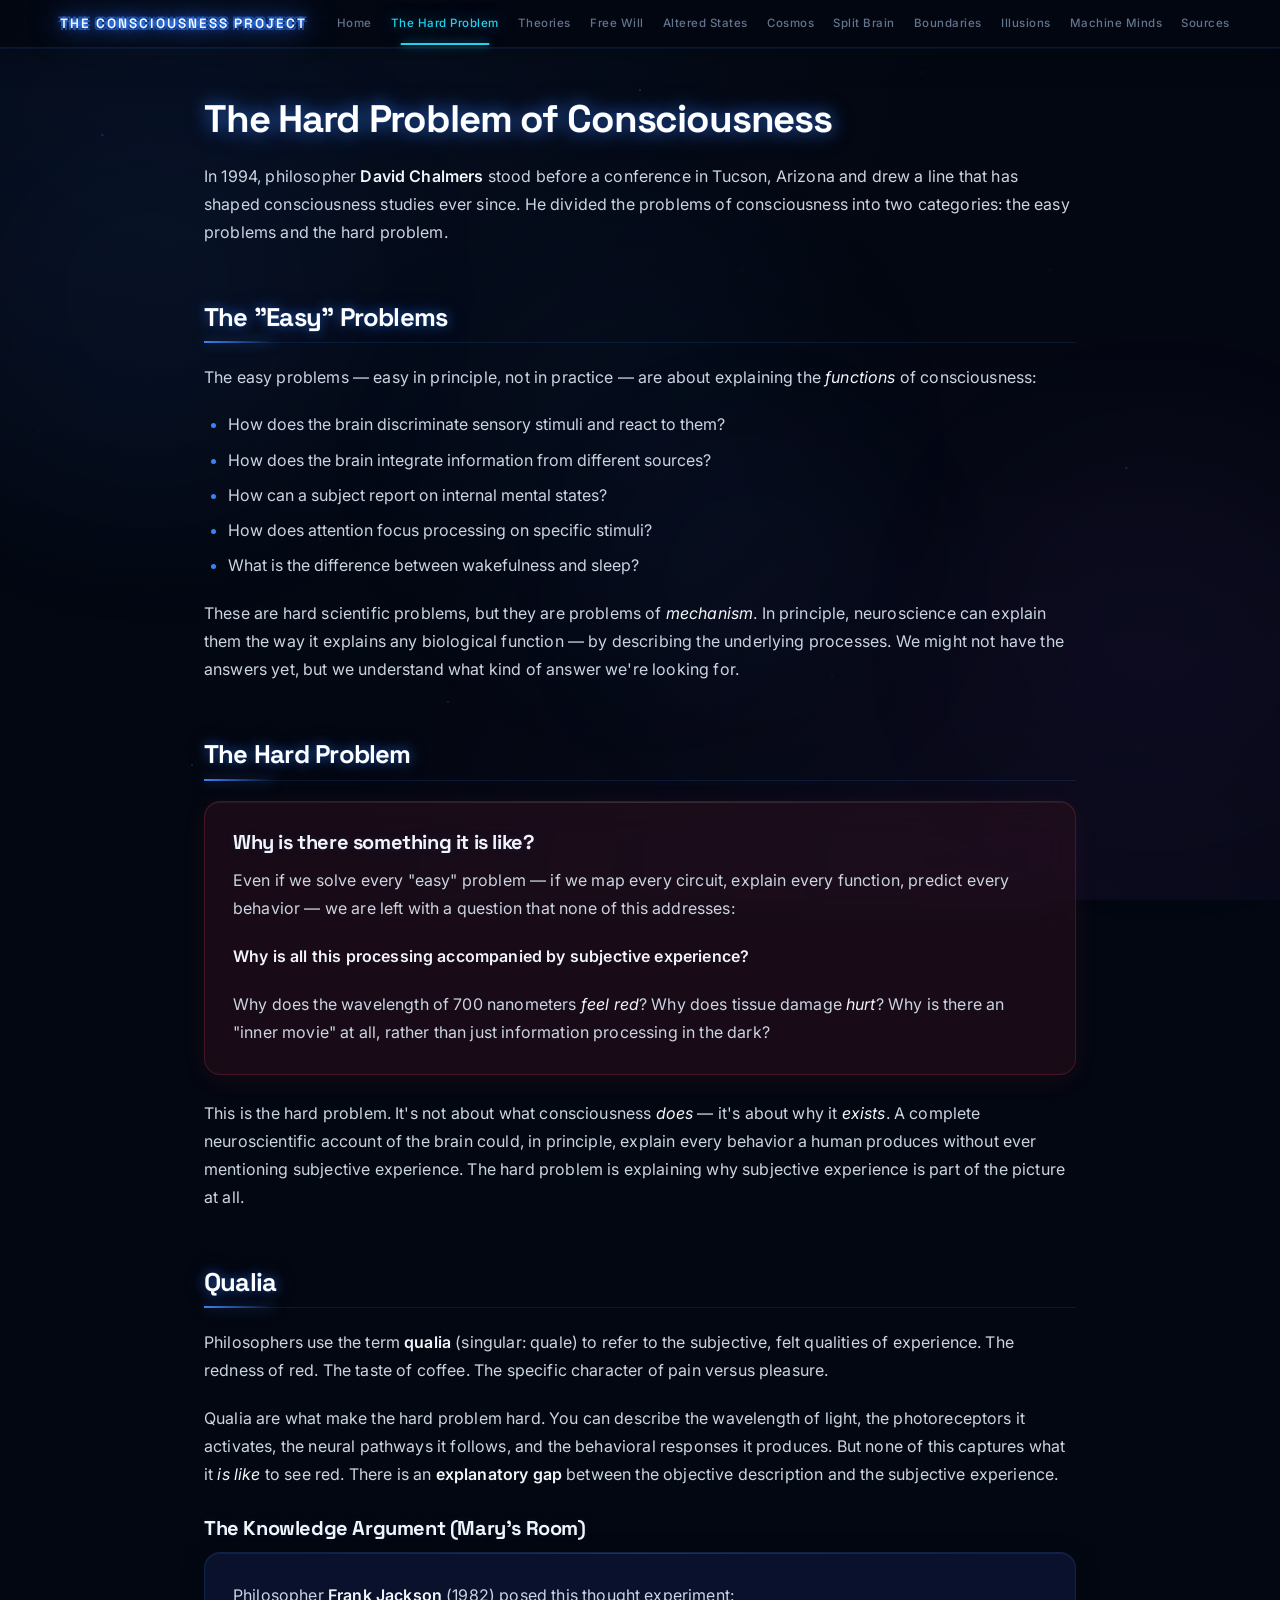
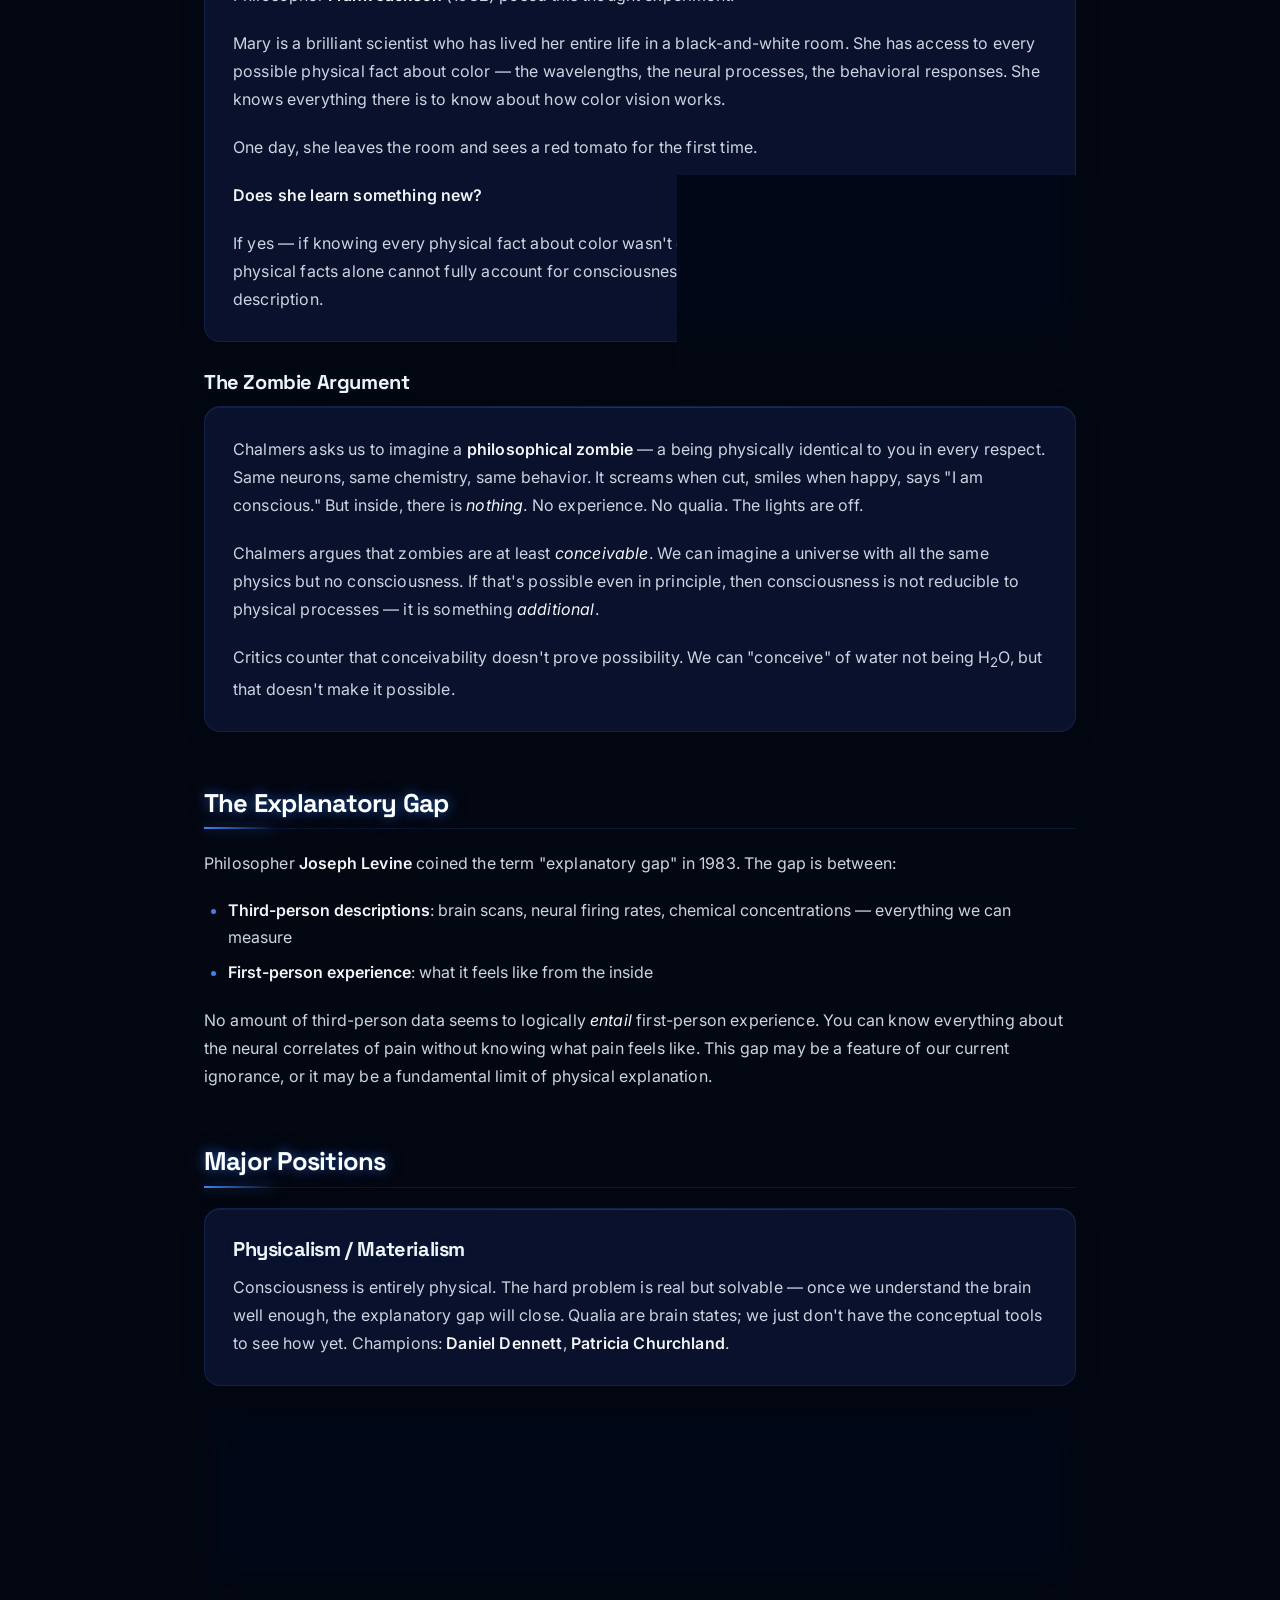
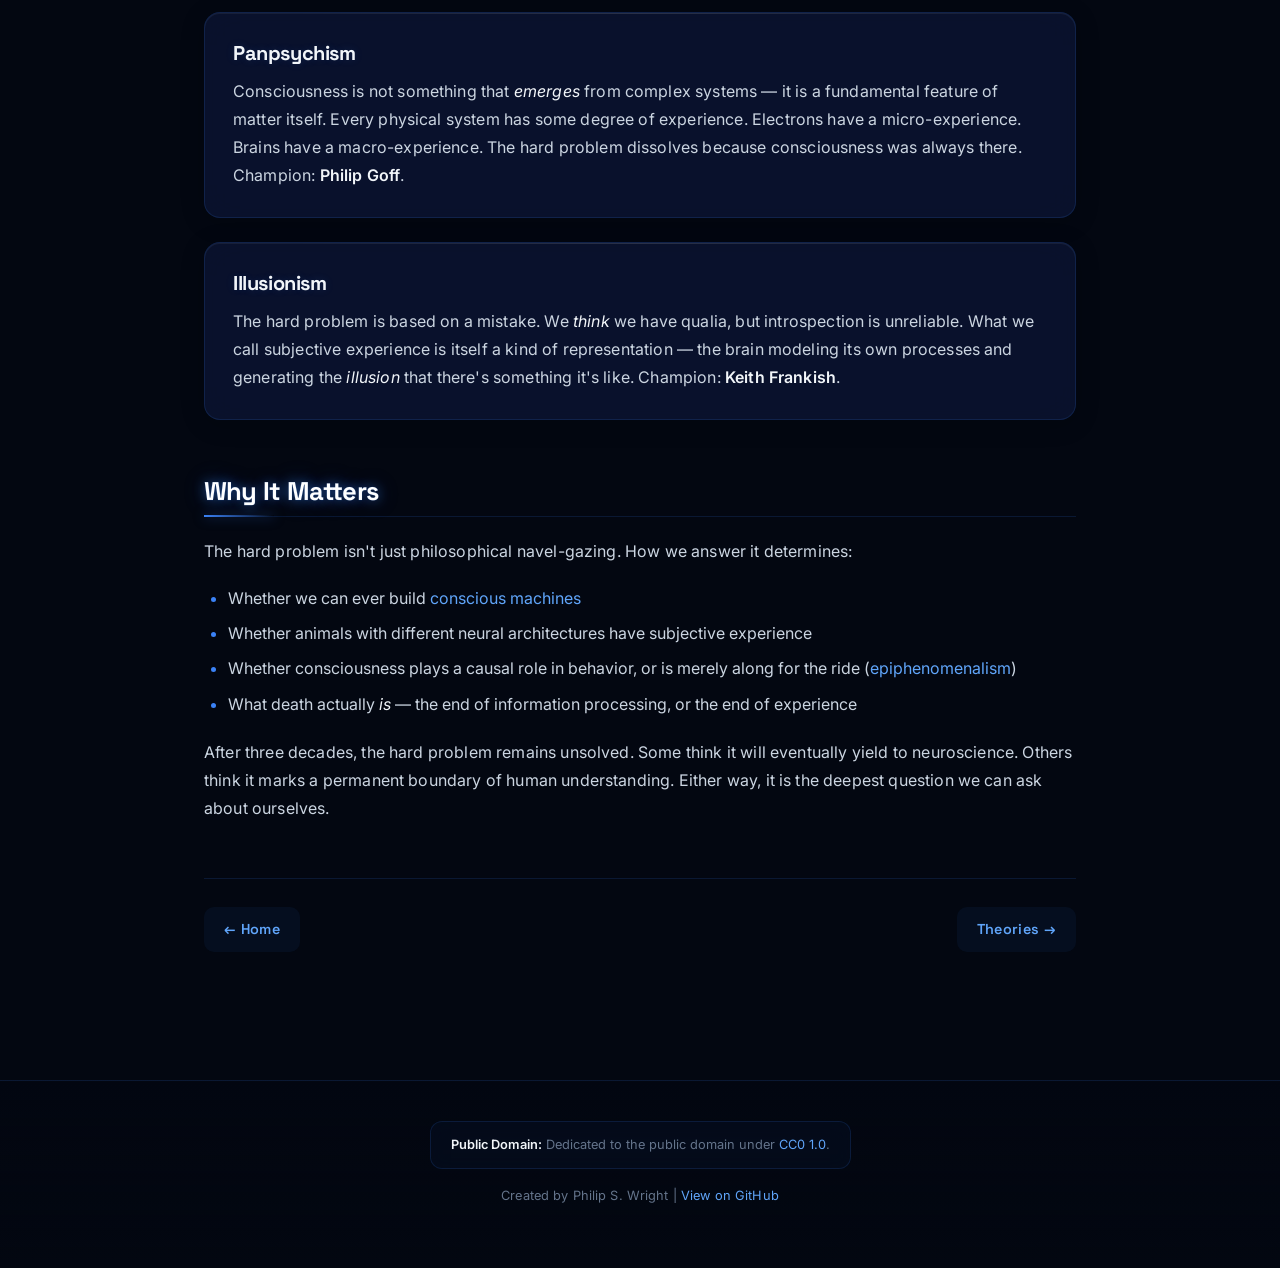
<file: hard-problem.html>
<!DOCTYPE html>
<html lang="en">
<head>
  <meta charset="UTF-8">
  <meta name="viewport" content="width=device-width, initial-scale=1.0">
  <title>The Hard Problem | The Consciousness Project</title>
  <meta name="description" content="The Hard Problem of Consciousness — why subjective experience exists and why science can't yet explain it.">
  <link rel="stylesheet" href="style.css?v=1.2">
</head>
<body>
  <!-- Floating orbs -->
  <div class="orb orb-1"></div>
  <div class="orb orb-2"></div>
  <div class="orb orb-3"></div>
  <nav>
    <div class="nav-inner">
      <a href="index.html" class="site-title">The Consciousness Project</a>
      <button class="nav-toggle" aria-label="Toggle navigation menu">
        <span></span>
        <span></span>
        <span></span>
      </button>
      <a href="index.html">Home</a>
      <a href="hard-problem.html" class="active">The Hard Problem</a>
      <a href="theories.html">Theories</a>
      <a href="free-will.html">Free Will</a>
      <a href="altered-states.html">Altered States</a>
      <a href="cosmos.html">Cosmos</a>
      <a href="split-brain.html">Split Brain</a>
      <a href="boundaries.html">Boundaries</a>
      <a href="illusions.html">Illusions</a>
      <a href="machine-minds.html">Machine Minds</a>
      <a href="sources.html">Sources</a>
    </div>
  </nav>

  <div class="container">
    <h1>The Hard Problem of Consciousness</h1>

    <p>In 1994, philosopher <strong>David Chalmers</strong> stood before a conference in Tucson, Arizona and drew a line that has shaped consciousness studies ever since. He divided the problems of consciousness into two categories: the easy problems and the hard problem.</p>

    <h2>The "Easy" Problems</h2>

    <p>The easy problems &mdash; easy in principle, not in practice &mdash; are about explaining the <em>functions</em> of consciousness:</p>

    <ul>
      <li>How does the brain discriminate sensory stimuli and react to them?</li>
      <li>How does the brain integrate information from different sources?</li>
      <li>How can a subject report on internal mental states?</li>
      <li>How does attention focus processing on specific stimuli?</li>
      <li>What is the difference between wakefulness and sleep?</li>
    </ul>

    <p>These are hard scientific problems, but they are problems of <em>mechanism</em>. In principle, neuroscience can explain them the way it explains any biological function &mdash; by describing the underlying processes. We might not have the answers yet, but we understand what kind of answer we're looking for.</p>

    <h2>The Hard Problem</h2>

    <div class="card highlight animate-on-scroll">
      <h3>Why is there something it is like?</h3>
      <p>Even if we solve every "easy" problem &mdash; if we map every circuit, explain every function, predict every behavior &mdash; we are left with a question that none of this addresses:</p>
      <p><strong>Why is all this processing accompanied by subjective experience?</strong></p>
      <p>Why does the wavelength of 700 nanometers <em>feel red</em>? Why does tissue damage <em>hurt</em>? Why is there an "inner movie" at all, rather than just information processing in the dark?</p>
    </div>

    <p>This is the hard problem. It's not about what consciousness <em>does</em> &mdash; it's about why it <em>exists</em>. A complete neuroscientific account of the brain could, in principle, explain every behavior a human produces without ever mentioning subjective experience. The hard problem is explaining why subjective experience is part of the picture at all.</p>

    <h2>Qualia</h2>

    <p>Philosophers use the term <strong>qualia</strong> (singular: quale) to refer to the subjective, felt qualities of experience. The redness of red. The taste of coffee. The specific character of pain versus pleasure.</p>

    <p>Qualia are what make the hard problem hard. You can describe the wavelength of light, the photoreceptors it activates, the neural pathways it follows, and the behavioral responses it produces. But none of this captures what it <em>is like</em> to see red. There is an <strong>explanatory gap</strong> between the objective description and the subjective experience.</p>

    <h3>The Knowledge Argument (Mary's Room)</h3>

    <div class="card animate-on-scroll">
      <p>Philosopher <strong>Frank Jackson</strong> (1982) posed this thought experiment:</p>
      <p>Mary is a brilliant scientist who has lived her entire life in a black-and-white room. She has access to every possible physical fact about color &mdash; the wavelengths, the neural processes, the behavioral responses. She knows everything there is to know about how color vision works.</p>
      <p>One day, she leaves the room and sees a red tomato for the first time.</p>
      <p><strong>Does she learn something new?</strong></p>
      <p>If yes &mdash; if knowing every physical fact about color wasn't enough to know what red <em>looks like</em> &mdash; then physical facts alone cannot fully account for consciousness. There is something beyond the physical description.</p>
    </div>

    <h3>The Zombie Argument</h3>

    <div class="card animate-on-scroll">
      <p>Chalmers asks us to imagine a <strong>philosophical zombie</strong> &mdash; a being physically identical to you in every respect. Same neurons, same chemistry, same behavior. It screams when cut, smiles when happy, says "I am conscious." But inside, there is <em>nothing</em>. No experience. No qualia. The lights are off.</p>
      <p>Chalmers argues that zombies are at least <em>conceivable</em>. We can imagine a universe with all the same physics but no consciousness. If that's possible even in principle, then consciousness is not reducible to physical processes &mdash; it is something <em>additional</em>.</p>
      <p>Critics counter that conceivability doesn't prove possibility. We can "conceive" of water not being H<sub>2</sub>O, but that doesn't make it possible.</p>
    </div>

    <h2>The Explanatory Gap</h2>

    <p>Philosopher <strong>Joseph Levine</strong> coined the term "explanatory gap" in 1983. The gap is between:</p>

    <ul>
      <li><strong>Third-person descriptions</strong>: brain scans, neural firing rates, chemical concentrations &mdash; everything we can measure</li>
      <li><strong>First-person experience</strong>: what it feels like from the inside</li>
    </ul>

    <p>No amount of third-person data seems to logically <em>entail</em> first-person experience. You can know everything about the neural correlates of pain without knowing what pain feels like. This gap may be a feature of our current ignorance, or it may be a fundamental limit of physical explanation.</p>

    <h2>Major Positions</h2>

    <div class="card animate-on-scroll">
      <h3>Physicalism / Materialism</h3>
      <p>Consciousness is entirely physical. The hard problem is real but solvable &mdash; once we understand the brain well enough, the explanatory gap will close. Qualia are brain states; we just don't have the conceptual tools to see how yet. Champions: <strong>Daniel Dennett</strong>, <strong>Patricia Churchland</strong>.</p>
    </div>

    <div class="card animate-on-scroll">
      <h3>Property Dualism</h3>
      <p>The brain is physical, but consciousness is a non-physical <em>property</em> that arises from physical systems. Chalmers calls this <strong>"naturalistic dualism"</strong>: consciousness supervenes on the physical but is not reducible to it. It requires new fundamental laws, the way electromagnetism required laws beyond mechanics.</p>
    </div>

    <div class="card animate-on-scroll">
      <h3>Panpsychism</h3>
      <p>Consciousness is not something that <em>emerges</em> from complex systems &mdash; it is a fundamental feature of matter itself. Every physical system has some degree of experience. Electrons have a micro-experience. Brains have a macro-experience. The hard problem dissolves because consciousness was always there. Champion: <strong>Philip Goff</strong>.</p>
    </div>

    <div class="card animate-on-scroll">
      <h3>Illusionism</h3>
      <p>The hard problem is based on a mistake. We <em>think</em> we have qualia, but introspection is unreliable. What we call subjective experience is itself a kind of representation &mdash; the brain modeling its own processes and generating the <em>illusion</em> that there's something it's like. Champion: <strong>Keith Frankish</strong>.</p>
    </div>

    <h2>Why It Matters</h2>

    <p>The hard problem isn't just philosophical navel-gazing. How we answer it determines:</p>
    <ul>
      <li>Whether we can ever build <a href="machine-minds.html">conscious machines</a></li>
      <li>Whether animals with different neural architectures have subjective experience</li>
      <li>Whether consciousness plays a causal role in behavior, or is merely along for the ride (<a href="free-will.html">epiphenomenalism</a>)</li>
      <li>What death actually <em>is</em> &mdash; the end of information processing, or the end of experience</li>
    </ul>

    <p>After three decades, the hard problem remains unsolved. Some think it will eventually yield to neuroscience. Others think it marks a permanent boundary of human understanding. Either way, it is the deepest question we can ask about ourselves.</p>

    <div class="page-nav">
      <a href="index.html">&larr; Home</a>
      <a href="theories.html">Theories &rarr;</a>
    </div>
  </div>

  <footer>
    <div class="license-box">
      <strong>Public Domain:</strong> Dedicated to the public domain under <a href="https://creativecommons.org/publicdomain/zero/1.0/" target="_blank" rel="noopener">CC0 1.0</a>.
    </div>
    <p>Created by Philip S. Wright | <a href="https://github.com/pdubbbbbs/jim-twins-project">View on GitHub</a></p>
  </footer>
  <script src="animations.js?v=1.2"></script>
</body>
</html>
</file>
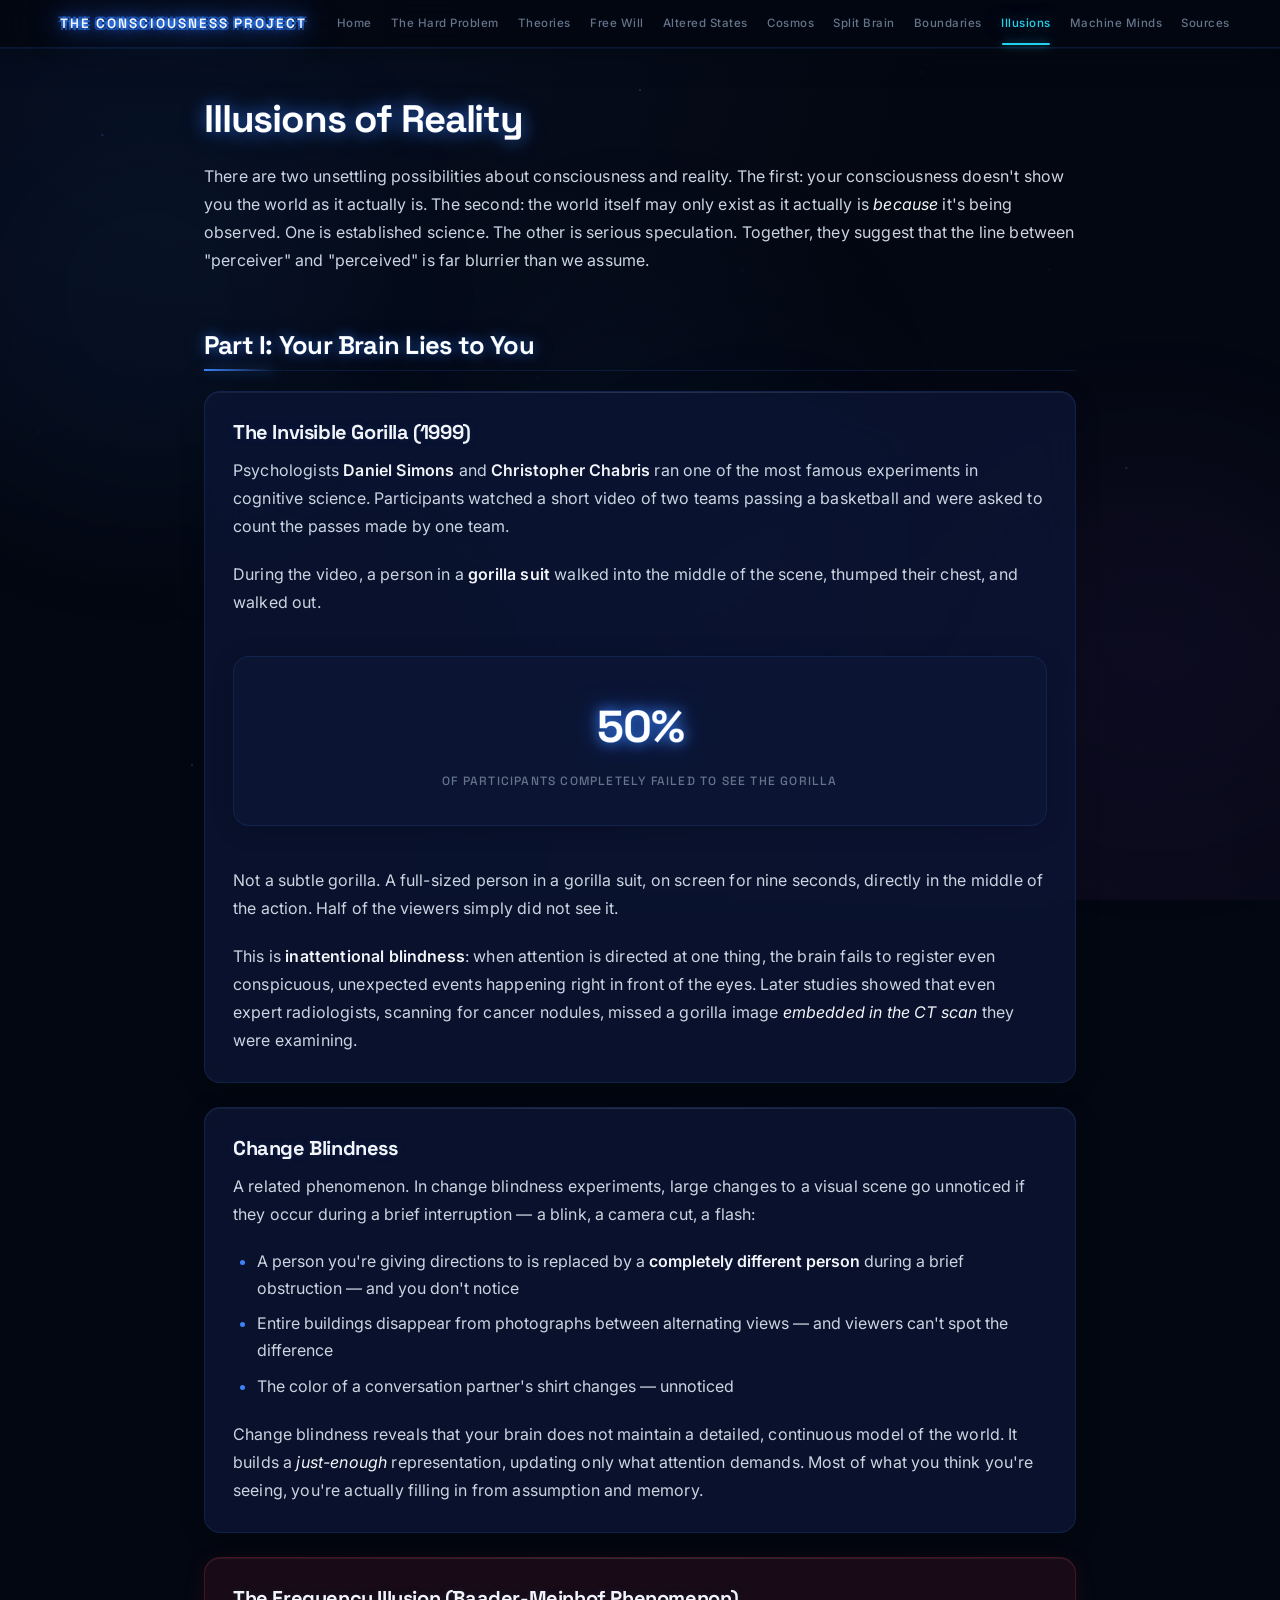
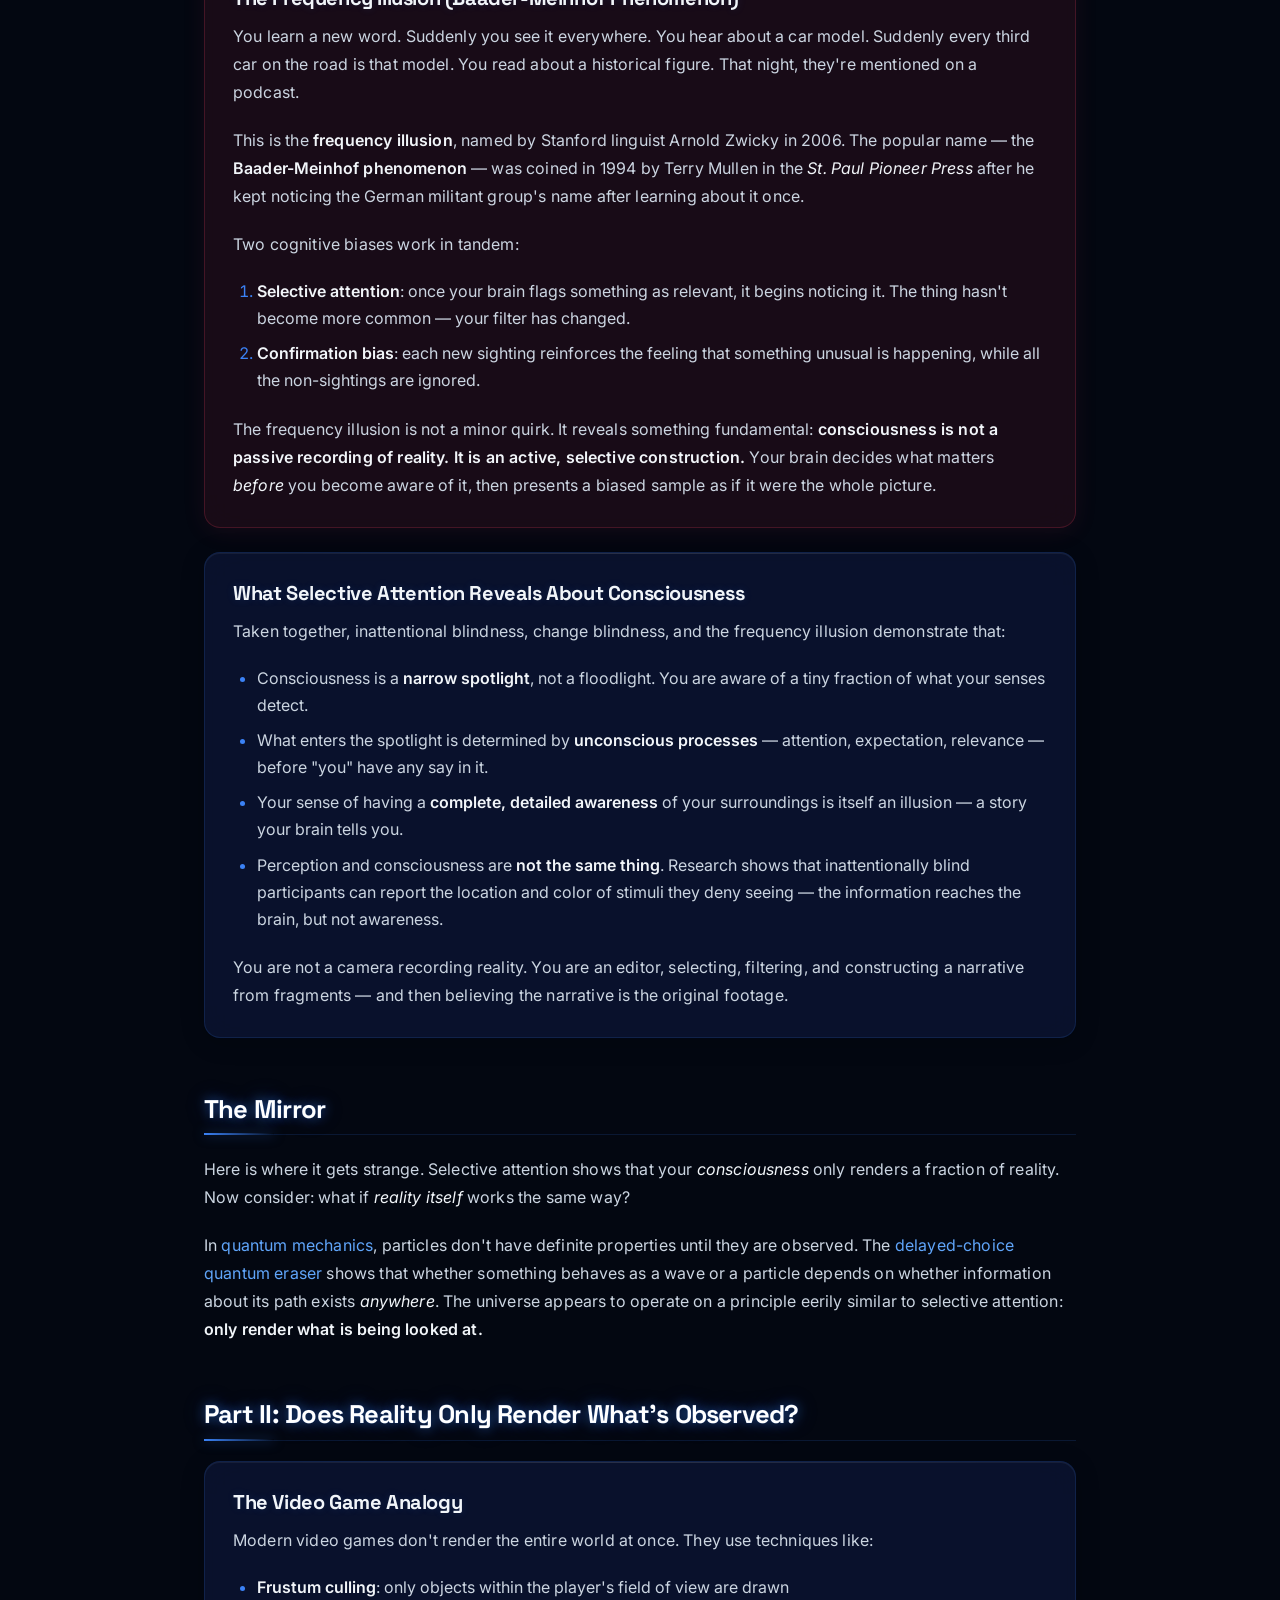
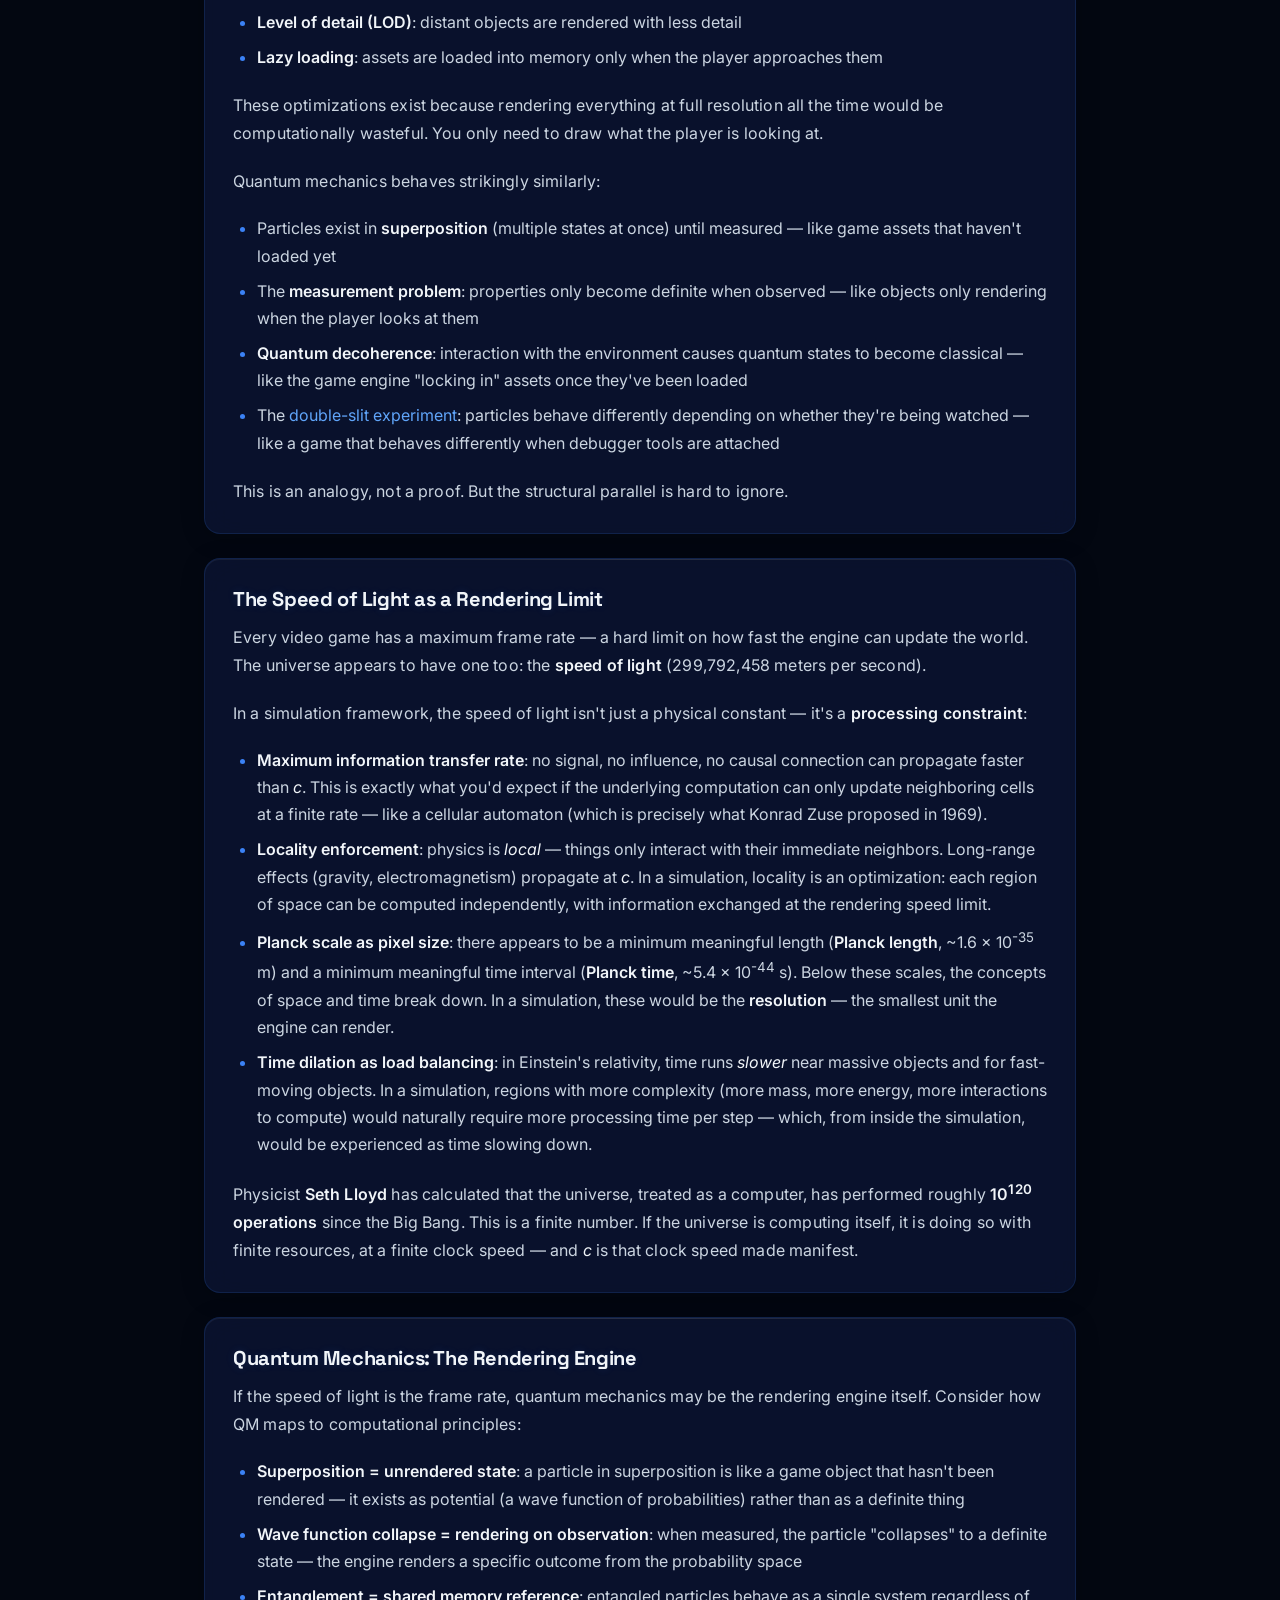
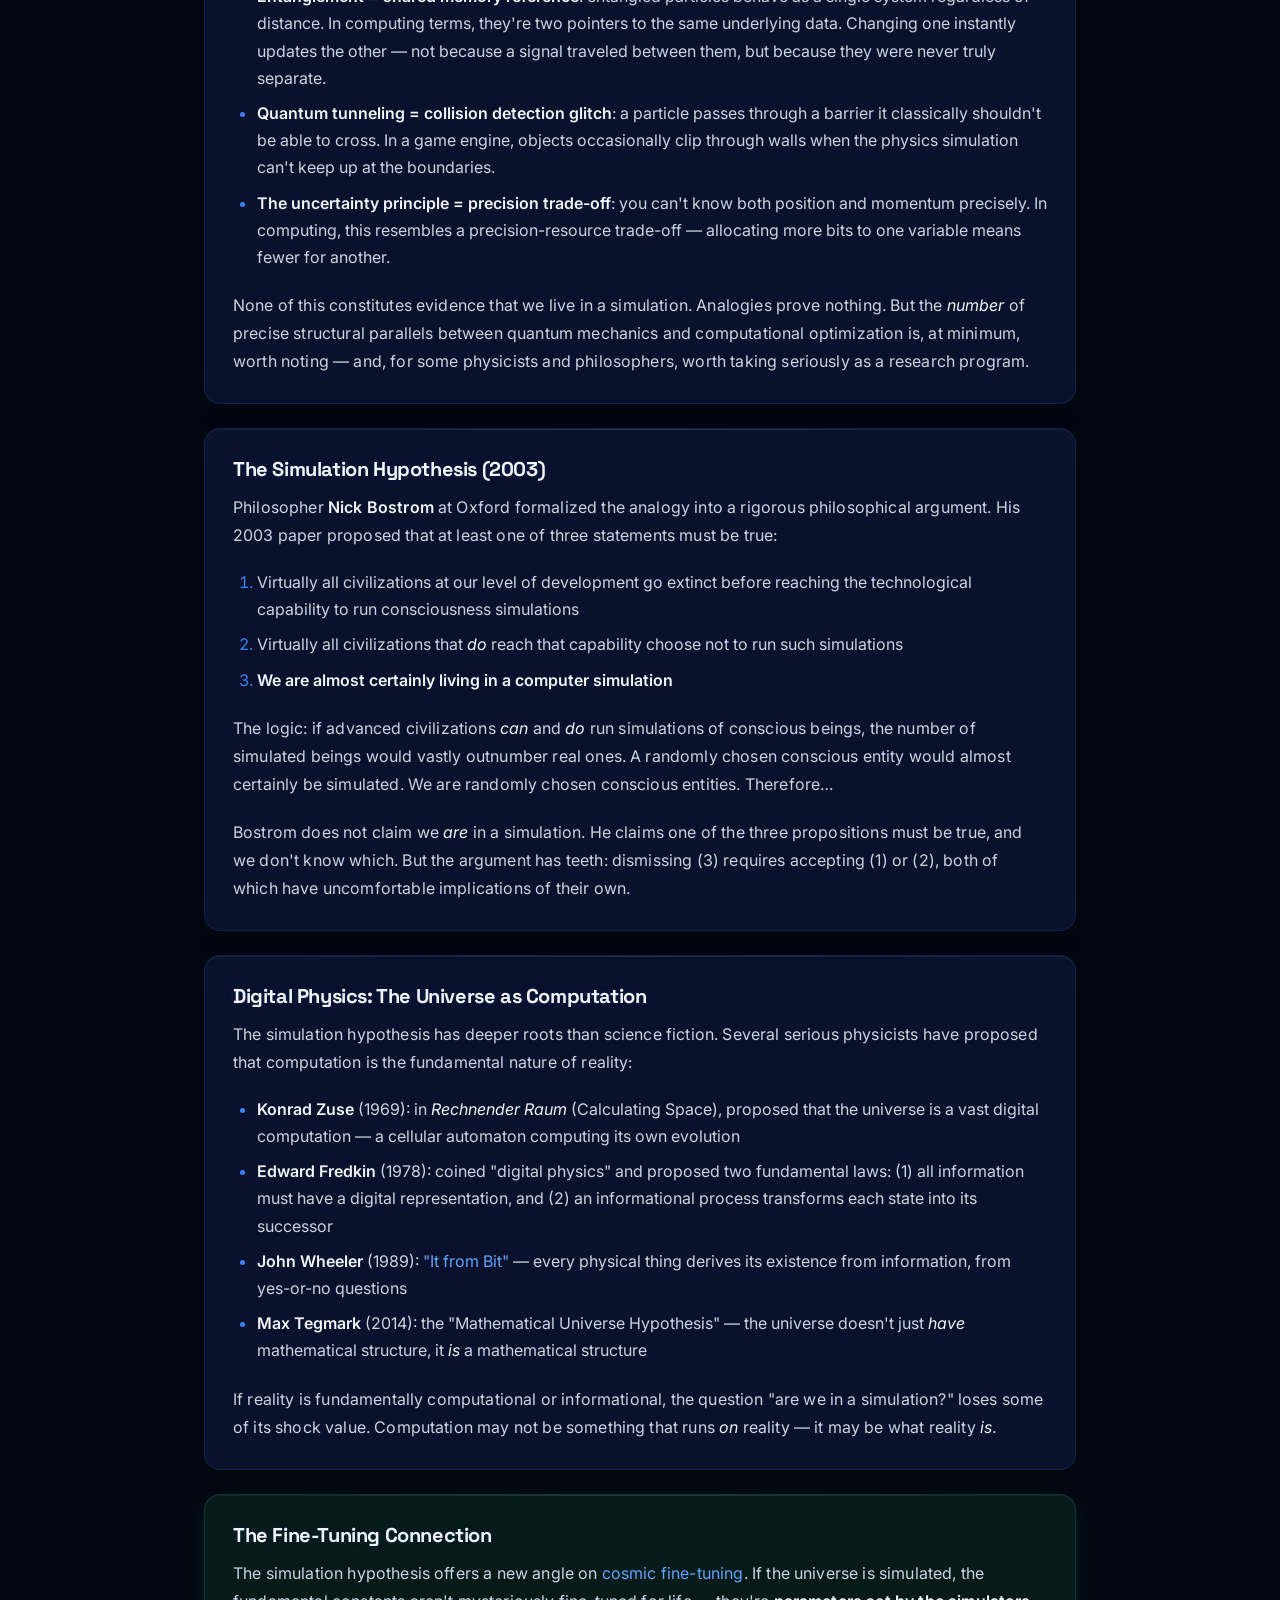
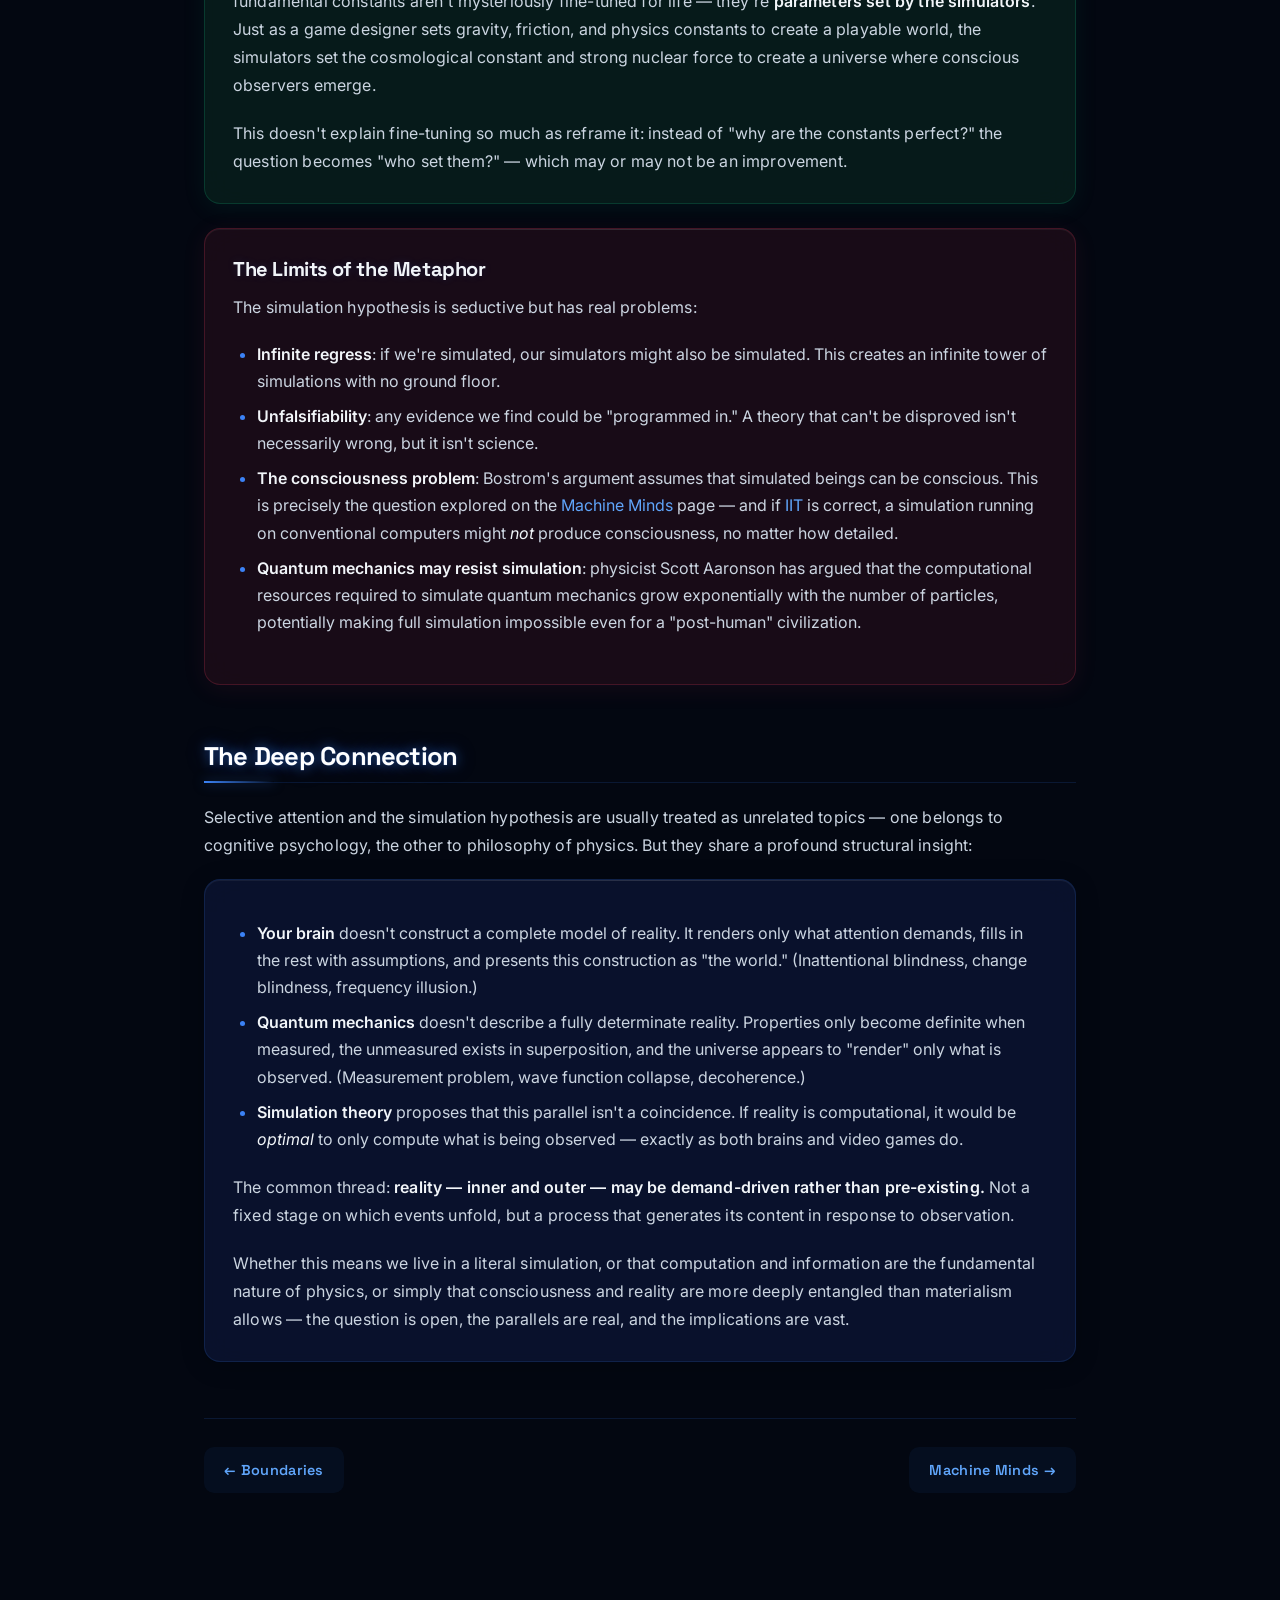
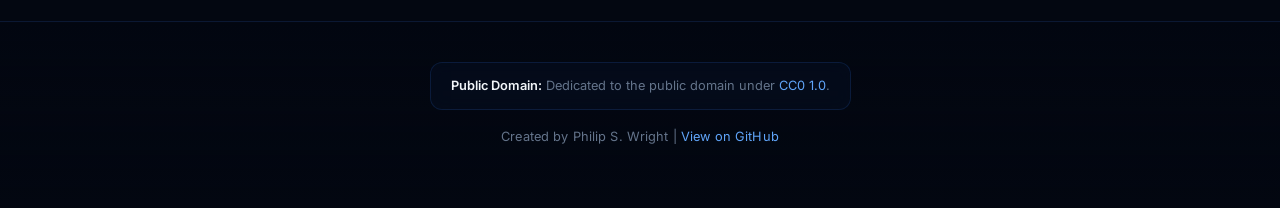
<file: illusions.html>
<!DOCTYPE html>
<html lang="en">
<head>
  <meta charset="UTF-8">
  <meta name="viewport" content="width=device-width, initial-scale=1.0">
  <title>Illusions of Reality | The Consciousness Project</title>
  <meta name="description" content="Selective attention, the frequency illusion, inattentional blindness, simulation theory, and the possibility that reality only renders what is observed.">
  <link rel="stylesheet" href="style.css?v=1.2">
</head>
<body>
  <!-- Floating orbs -->
  <div class="orb orb-1"></div>
  <div class="orb orb-2"></div>
  <div class="orb orb-3"></div>
  <nav>
    <div class="nav-inner">
      <a href="index.html" class="site-title">The Consciousness Project</a>
      <button class="nav-toggle" aria-label="Toggle navigation menu">
        <span></span>
        <span></span>
        <span></span>
      </button>
      <a href="index.html">Home</a>
      <a href="hard-problem.html">The Hard Problem</a>
      <a href="theories.html">Theories</a>
      <a href="free-will.html">Free Will</a>
      <a href="altered-states.html">Altered States</a>
      <a href="cosmos.html">Cosmos</a>
      <a href="split-brain.html">Split Brain</a>
      <a href="boundaries.html">Boundaries</a>
      <a href="illusions.html" class="active">Illusions</a>
      <a href="machine-minds.html">Machine Minds</a>
      <a href="sources.html">Sources</a>
    </div>
  </nav>

  <div class="container">
    <h1>Illusions of Reality</h1>

    <p>There are two unsettling possibilities about consciousness and reality. The first: your consciousness doesn't show you the world as it actually is. The second: the world itself may only exist as it actually is <em>because</em> it's being observed. One is established science. The other is serious speculation. Together, they suggest that the line between "perceiver" and "perceived" is far blurrier than we assume.</p>

    <!-- ==================== PART I ==================== -->

    <h2>Part I: Your Brain Lies to You</h2>

    <div class="card animate-on-scroll">
      <h3>The Invisible Gorilla (1999)</h3>
      <p>Psychologists <strong>Daniel Simons</strong> and <strong>Christopher Chabris</strong> ran one of the most famous experiments in cognitive science. Participants watched a short video of two teams passing a basketball and were asked to count the passes made by one team.</p>
      <p>During the video, a person in a <strong>gorilla suit</strong> walked into the middle of the scene, thumped their chest, and walked out.</p>

      <div class="stat-grid">
        <div class="stat-box">
          <span class="number">50%</span>
          <span class="label">of participants completely failed to see the gorilla</span>
        </div>
      </div>

      <p>Not a subtle gorilla. A full-sized person in a gorilla suit, on screen for nine seconds, directly in the middle of the action. Half of the viewers simply did not see it.</p>
      <p>This is <strong>inattentional blindness</strong>: when attention is directed at one thing, the brain fails to register even conspicuous, unexpected events happening right in front of the eyes. Later studies showed that even expert radiologists, scanning for cancer nodules, missed a gorilla image <em>embedded in the CT scan</em> they were examining.</p>
    </div>

    <div class="card animate-on-scroll">
      <h3>Change Blindness</h3>
      <p>A related phenomenon. In change blindness experiments, large changes to a visual scene go unnoticed if they occur during a brief interruption &mdash; a blink, a camera cut, a flash:</p>
      <ul>
        <li>A person you're giving directions to is replaced by a <strong>completely different person</strong> during a brief obstruction &mdash; and you don't notice</li>
        <li>Entire buildings disappear from photographs between alternating views &mdash; and viewers can't spot the difference</li>
        <li>The color of a conversation partner's shirt changes &mdash; unnoticed</li>
      </ul>
      <p>Change blindness reveals that your brain does not maintain a detailed, continuous model of the world. It builds a <em>just-enough</em> representation, updating only what attention demands. Most of what you think you're seeing, you're actually filling in from assumption and memory.</p>
    </div>

    <div class="card highlight animate-on-scroll">
      <h3>The Frequency Illusion (Baader-Meinhof Phenomenon)</h3>
      <p>You learn a new word. Suddenly you see it everywhere. You hear about a car model. Suddenly every third car on the road is that model. You read about a historical figure. That night, they're mentioned on a podcast.</p>
      <p>This is the <strong>frequency illusion</strong>, named by Stanford linguist Arnold Zwicky in 2006. The popular name &mdash; the <strong>Baader-Meinhof phenomenon</strong> &mdash; was coined in 1994 by Terry Mullen in the <em>St. Paul Pioneer Press</em> after he kept noticing the German militant group's name after learning about it once.</p>
      <p>Two cognitive biases work in tandem:</p>
      <ol>
        <li><strong>Selective attention</strong>: once your brain flags something as relevant, it begins noticing it. The thing hasn't become more common &mdash; your filter has changed.</li>
        <li><strong>Confirmation bias</strong>: each new sighting reinforces the feeling that something unusual is happening, while all the non-sightings are ignored.</li>
      </ol>
      <p>The frequency illusion is not a minor quirk. It reveals something fundamental: <strong>consciousness is not a passive recording of reality. It is an active, selective construction.</strong> Your brain decides what matters <em>before</em> you become aware of it, then presents a biased sample as if it were the whole picture.</p>
    </div>

    <div class="card animate-on-scroll">
      <h3>What Selective Attention Reveals About Consciousness</h3>
      <p>Taken together, inattentional blindness, change blindness, and the frequency illusion demonstrate that:</p>
      <ul>
        <li>Consciousness is a <strong>narrow spotlight</strong>, not a floodlight. You are aware of a tiny fraction of what your senses detect.</li>
        <li>What enters the spotlight is determined by <strong>unconscious processes</strong> &mdash; attention, expectation, relevance &mdash; before "you" have any say in it.</li>
        <li>Your sense of having a <strong>complete, detailed awareness</strong> of your surroundings is itself an illusion &mdash; a story your brain tells you.</li>
        <li>Perception and consciousness are <strong>not the same thing</strong>. Research shows that inattentionally blind participants can report the location and color of stimuli they deny seeing &mdash; the information reaches the brain, but not awareness.</li>
      </ul>
      <p>You are not a camera recording reality. You are an editor, selecting, filtering, and constructing a narrative from fragments &mdash; and then believing the narrative is the original footage.</p>
    </div>

    <!-- ==================== BRIDGE ==================== -->

    <h2>The Mirror</h2>

    <p>Here is where it gets strange. Selective attention shows that your <em>consciousness</em> only renders a fraction of reality. Now consider: what if <em>reality itself</em> works the same way?</p>

    <p>In <a href="cosmos.html">quantum mechanics</a>, particles don't have definite properties until they are observed. The <a href="cosmos.html">delayed-choice quantum eraser</a> shows that whether something behaves as a wave or a particle depends on whether information about its path exists <em>anywhere</em>. The universe appears to operate on a principle eerily similar to selective attention: <strong>only render what is being looked at.</strong></p>

    <!-- ==================== PART II ==================== -->

    <h2>Part II: Does Reality Only Render What's Observed?</h2>

    <div class="card animate-on-scroll">
      <h3>The Video Game Analogy</h3>
      <p>Modern video games don't render the entire world at once. They use techniques like:</p>
      <ul>
        <li><strong>Frustum culling</strong>: only objects within the player's field of view are drawn</li>
        <li><strong>Level of detail (LOD)</strong>: distant objects are rendered with less detail</li>
        <li><strong>Lazy loading</strong>: assets are loaded into memory only when the player approaches them</li>
      </ul>
      <p>These optimizations exist because rendering everything at full resolution all the time would be computationally wasteful. You only need to draw what the player is looking at.</p>
      <p>Quantum mechanics behaves strikingly similarly:</p>
      <ul>
        <li>Particles exist in <strong>superposition</strong> (multiple states at once) until measured &mdash; like game assets that haven't loaded yet</li>
        <li>The <strong>measurement problem</strong>: properties only become definite when observed &mdash; like objects only rendering when the player looks at them</li>
        <li><strong>Quantum decoherence</strong>: interaction with the environment causes quantum states to become classical &mdash; like the game engine "locking in" assets once they've been loaded</li>
        <li>The <a href="cosmos.html">double-slit experiment</a>: particles behave differently depending on whether they're being watched &mdash; like a game that behaves differently when debugger tools are attached</li>
      </ul>
      <p>This is an analogy, not a proof. But the structural parallel is hard to ignore.</p>
    </div>

    <div class="card animate-on-scroll">
      <h3>The Speed of Light as a Rendering Limit</h3>
      <p>Every video game has a maximum frame rate &mdash; a hard limit on how fast the engine can update the world. The universe appears to have one too: the <strong>speed of light</strong> (299,792,458 meters per second).</p>
      <p>In a simulation framework, the speed of light isn't just a physical constant &mdash; it's a <strong>processing constraint</strong>:</p>
      <ul>
        <li><strong>Maximum information transfer rate</strong>: no signal, no influence, no causal connection can propagate faster than <em>c</em>. This is exactly what you'd expect if the underlying computation can only update neighboring cells at a finite rate &mdash; like a cellular automaton (which is precisely what Konrad Zuse proposed in 1969).</li>
        <li><strong>Locality enforcement</strong>: physics is <em>local</em> &mdash; things only interact with their immediate neighbors. Long-range effects (gravity, electromagnetism) propagate at <em>c</em>. In a simulation, locality is an optimization: each region of space can be computed independently, with information exchanged at the rendering speed limit.</li>
        <li><strong>Planck scale as pixel size</strong>: there appears to be a minimum meaningful length (<strong>Planck length</strong>, ~1.6 &times; 10<sup>-35</sup> m) and a minimum meaningful time interval (<strong>Planck time</strong>, ~5.4 &times; 10<sup>-44</sup> s). Below these scales, the concepts of space and time break down. In a simulation, these would be the <strong>resolution</strong> &mdash; the smallest unit the engine can render.</li>
        <li><strong>Time dilation as load balancing</strong>: in Einstein's relativity, time runs <em>slower</em> near massive objects and for fast-moving objects. In a simulation, regions with more complexity (more mass, more energy, more interactions to compute) would naturally require more processing time per step &mdash; which, from inside the simulation, would be experienced as time slowing down.</li>
      </ul>
      <p>Physicist <strong>Seth Lloyd</strong> has calculated that the universe, treated as a computer, has performed roughly <strong>10<sup>120</sup> operations</strong> since the Big Bang. This is a finite number. If the universe is computing itself, it is doing so with finite resources, at a finite clock speed &mdash; and <em>c</em> is that clock speed made manifest.</p>
    </div>

    <div class="card animate-on-scroll">
      <h3>Quantum Mechanics: The Rendering Engine</h3>
      <p>If the speed of light is the frame rate, quantum mechanics may be the rendering engine itself. Consider how QM maps to computational principles:</p>
      <ul>
        <li><strong>Superposition = unrendered state</strong>: a particle in superposition is like a game object that hasn't been rendered &mdash; it exists as potential (a wave function of probabilities) rather than as a definite thing</li>
        <li><strong>Wave function collapse = rendering on observation</strong>: when measured, the particle "collapses" to a definite state &mdash; the engine renders a specific outcome from the probability space</li>
        <li><strong>Entanglement = shared memory reference</strong>: entangled particles behave as a single system regardless of distance. In computing terms, they're two pointers to the same underlying data. Changing one instantly updates the other &mdash; not because a signal traveled between them, but because they were never truly separate.</li>
        <li><strong>Quantum tunneling = collision detection glitch</strong>: a particle passes through a barrier it classically shouldn't be able to cross. In a game engine, objects occasionally clip through walls when the physics simulation can't keep up at the boundaries.</li>
        <li><strong>The uncertainty principle = precision trade-off</strong>: you can't know both position and momentum precisely. In computing, this resembles a precision-resource trade-off &mdash; allocating more bits to one variable means fewer for another.</li>
      </ul>
      <p>None of this constitutes evidence that we live in a simulation. Analogies prove nothing. But the <em>number</em> of precise structural parallels between quantum mechanics and computational optimization is, at minimum, worth noting &mdash; and, for some physicists and philosophers, worth taking seriously as a research program.</p>
    </div>

    <div class="card animate-on-scroll">
      <h3>The Simulation Hypothesis (2003)</h3>
      <p>Philosopher <strong>Nick Bostrom</strong> at Oxford formalized the analogy into a rigorous philosophical argument. His 2003 paper proposed that at least one of three statements must be true:</p>
      <ol>
        <li>Virtually all civilizations at our level of development go extinct before reaching the technological capability to run consciousness simulations</li>
        <li>Virtually all civilizations that <em>do</em> reach that capability choose not to run such simulations</li>
        <li><strong>We are almost certainly living in a computer simulation</strong></li>
      </ol>
      <p>The logic: if advanced civilizations <em>can</em> and <em>do</em> run simulations of conscious beings, the number of simulated beings would vastly outnumber real ones. A randomly chosen conscious entity would almost certainly be simulated. We are randomly chosen conscious entities. Therefore&hellip;</p>
      <p>Bostrom does not claim we <em>are</em> in a simulation. He claims one of the three propositions must be true, and we don't know which. But the argument has teeth: dismissing (3) requires accepting (1) or (2), both of which have uncomfortable implications of their own.</p>
    </div>

    <div class="card animate-on-scroll">
      <h3>Digital Physics: The Universe as Computation</h3>
      <p>The simulation hypothesis has deeper roots than science fiction. Several serious physicists have proposed that computation is the fundamental nature of reality:</p>
      <ul>
        <li><strong>Konrad Zuse</strong> (1969): in <em>Rechnender Raum</em> (Calculating Space), proposed that the universe is a vast digital computation &mdash; a cellular automaton computing its own evolution</li>
        <li><strong>Edward Fredkin</strong> (1978): coined "digital physics" and proposed two fundamental laws: (1) all information must have a digital representation, and (2) an informational process transforms each state into its successor</li>
        <li><strong>John Wheeler</strong> (1989): <a href="cosmos.html">"It from Bit"</a> &mdash; every physical thing derives its existence from information, from yes-or-no questions</li>
        <li><strong>Max Tegmark</strong> (2014): the "Mathematical Universe Hypothesis" &mdash; the universe doesn't just <em>have</em> mathematical structure, it <em>is</em> a mathematical structure</li>
      </ul>
      <p>If reality is fundamentally computational or informational, the question "are we in a simulation?" loses some of its shock value. Computation may not be something that runs <em>on</em> reality &mdash; it may be what reality <em>is</em>.</p>
    </div>

    <div class="card green animate-on-scroll">
      <h3>The Fine-Tuning Connection</h3>
      <p>The simulation hypothesis offers a new angle on <a href="cosmos.html">cosmic fine-tuning</a>. If the universe is simulated, the fundamental constants aren't mysteriously fine-tuned for life &mdash; they're <strong>parameters set by the simulators</strong>. Just as a game designer sets gravity, friction, and physics constants to create a playable world, the simulators set the cosmological constant and strong nuclear force to create a universe where conscious observers emerge.</p>
      <p>This doesn't explain fine-tuning so much as reframe it: instead of "why are the constants perfect?" the question becomes "who set them?" &mdash; which may or may not be an improvement.</p>
    </div>

    <div class="card highlight animate-on-scroll">
      <h3>The Limits of the Metaphor</h3>
      <p>The simulation hypothesis is seductive but has real problems:</p>
      <ul>
        <li><strong>Infinite regress</strong>: if we're simulated, our simulators might also be simulated. This creates an infinite tower of simulations with no ground floor.</li>
        <li><strong>Unfalsifiability</strong>: any evidence we find could be "programmed in." A theory that can't be disproved isn't necessarily wrong, but it isn't science.</li>
        <li><strong>The consciousness problem</strong>: Bostrom's argument assumes that simulated beings can be conscious. This is precisely the question explored on the <a href="machine-minds.html">Machine Minds</a> page &mdash; and if <a href="theories.html">IIT</a> is correct, a simulation running on conventional computers might <em>not</em> produce consciousness, no matter how detailed.</li>
        <li><strong>Quantum mechanics may resist simulation</strong>: physicist Scott Aaronson has argued that the computational resources required to simulate quantum mechanics grow exponentially with the number of particles, potentially making full simulation impossible even for a "post-human" civilization.</li>
      </ul>
    </div>

    <h2>The Deep Connection</h2>

    <p>Selective attention and the simulation hypothesis are usually treated as unrelated topics &mdash; one belongs to cognitive psychology, the other to philosophy of physics. But they share a profound structural insight:</p>

    <div class="card animate-on-scroll">
      <ul>
        <li><strong>Your brain</strong> doesn't construct a complete model of reality. It renders only what attention demands, fills in the rest with assumptions, and presents this construction as "the world." (Inattentional blindness, change blindness, frequency illusion.)</li>
        <li><strong>Quantum mechanics</strong> doesn't describe a fully determinate reality. Properties only become definite when measured, the unmeasured exists in superposition, and the universe appears to "render" only what is observed. (Measurement problem, wave function collapse, decoherence.)</li>
        <li><strong>Simulation theory</strong> proposes that this parallel isn't a coincidence. If reality is computational, it would be <em>optimal</em> to only compute what is being observed &mdash; exactly as both brains and video games do.</li>
      </ul>
      <p>The common thread: <strong>reality &mdash; inner and outer &mdash; may be demand-driven rather than pre-existing.</strong> Not a fixed stage on which events unfold, but a process that generates its content in response to observation.</p>
      <p>Whether this means we live in a literal simulation, or that computation and information are the fundamental nature of physics, or simply that consciousness and reality are more deeply entangled than materialism allows &mdash; the question is open, the parallels are real, and the implications are vast.</p>
    </div>

    <div class="page-nav">
      <a href="boundaries.html">&larr; Boundaries</a>
      <a href="machine-minds.html">Machine Minds &rarr;</a>
    </div>
  </div>

  <footer>
    <div class="license-box">
      <strong>Public Domain:</strong> Dedicated to the public domain under <a href="https://creativecommons.org/publicdomain/zero/1.0/" target="_blank" rel="noopener">CC0 1.0</a>.
    </div>
    <p>Created by Philip S. Wright | <a href="https://github.com/pdubbbbbs/jim-twins-project">View on GitHub</a></p>
  </footer>
  <script src="animations.js?v=1.2"></script>
</body>
</html>
</file>
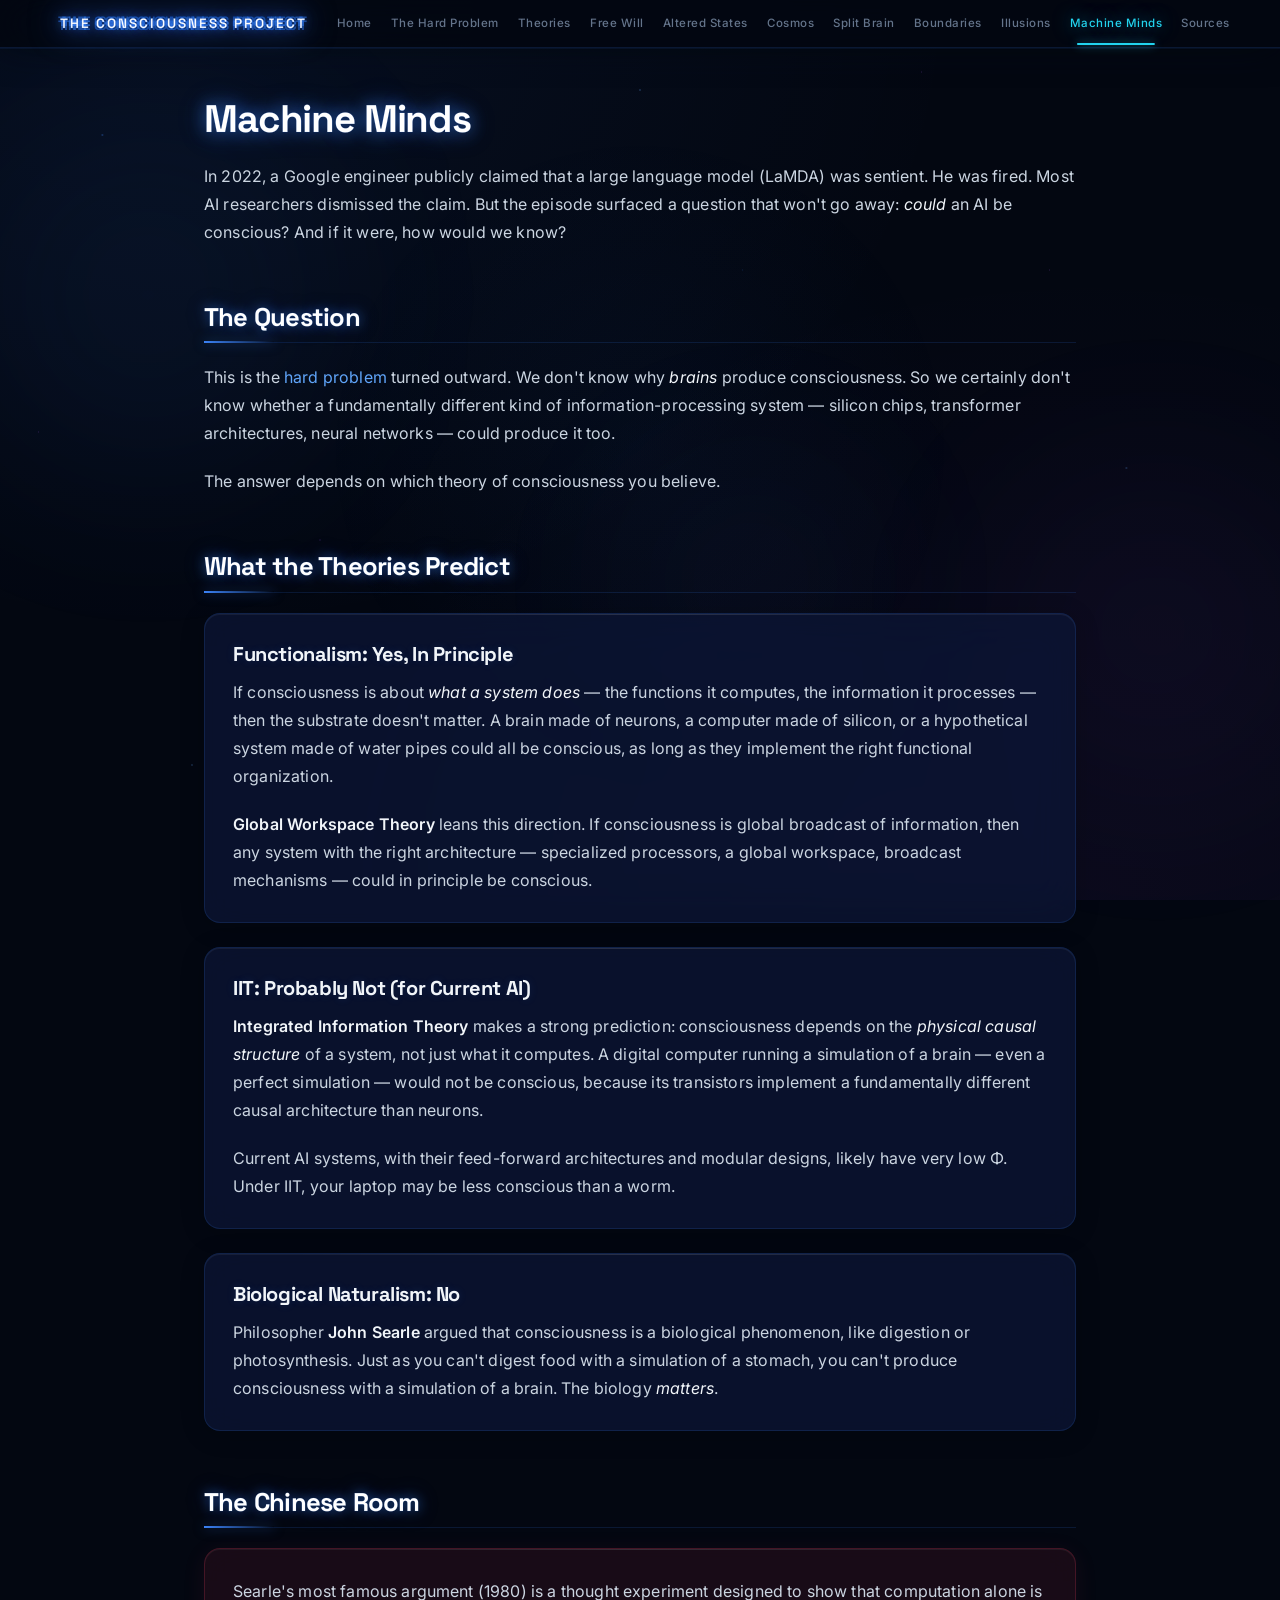
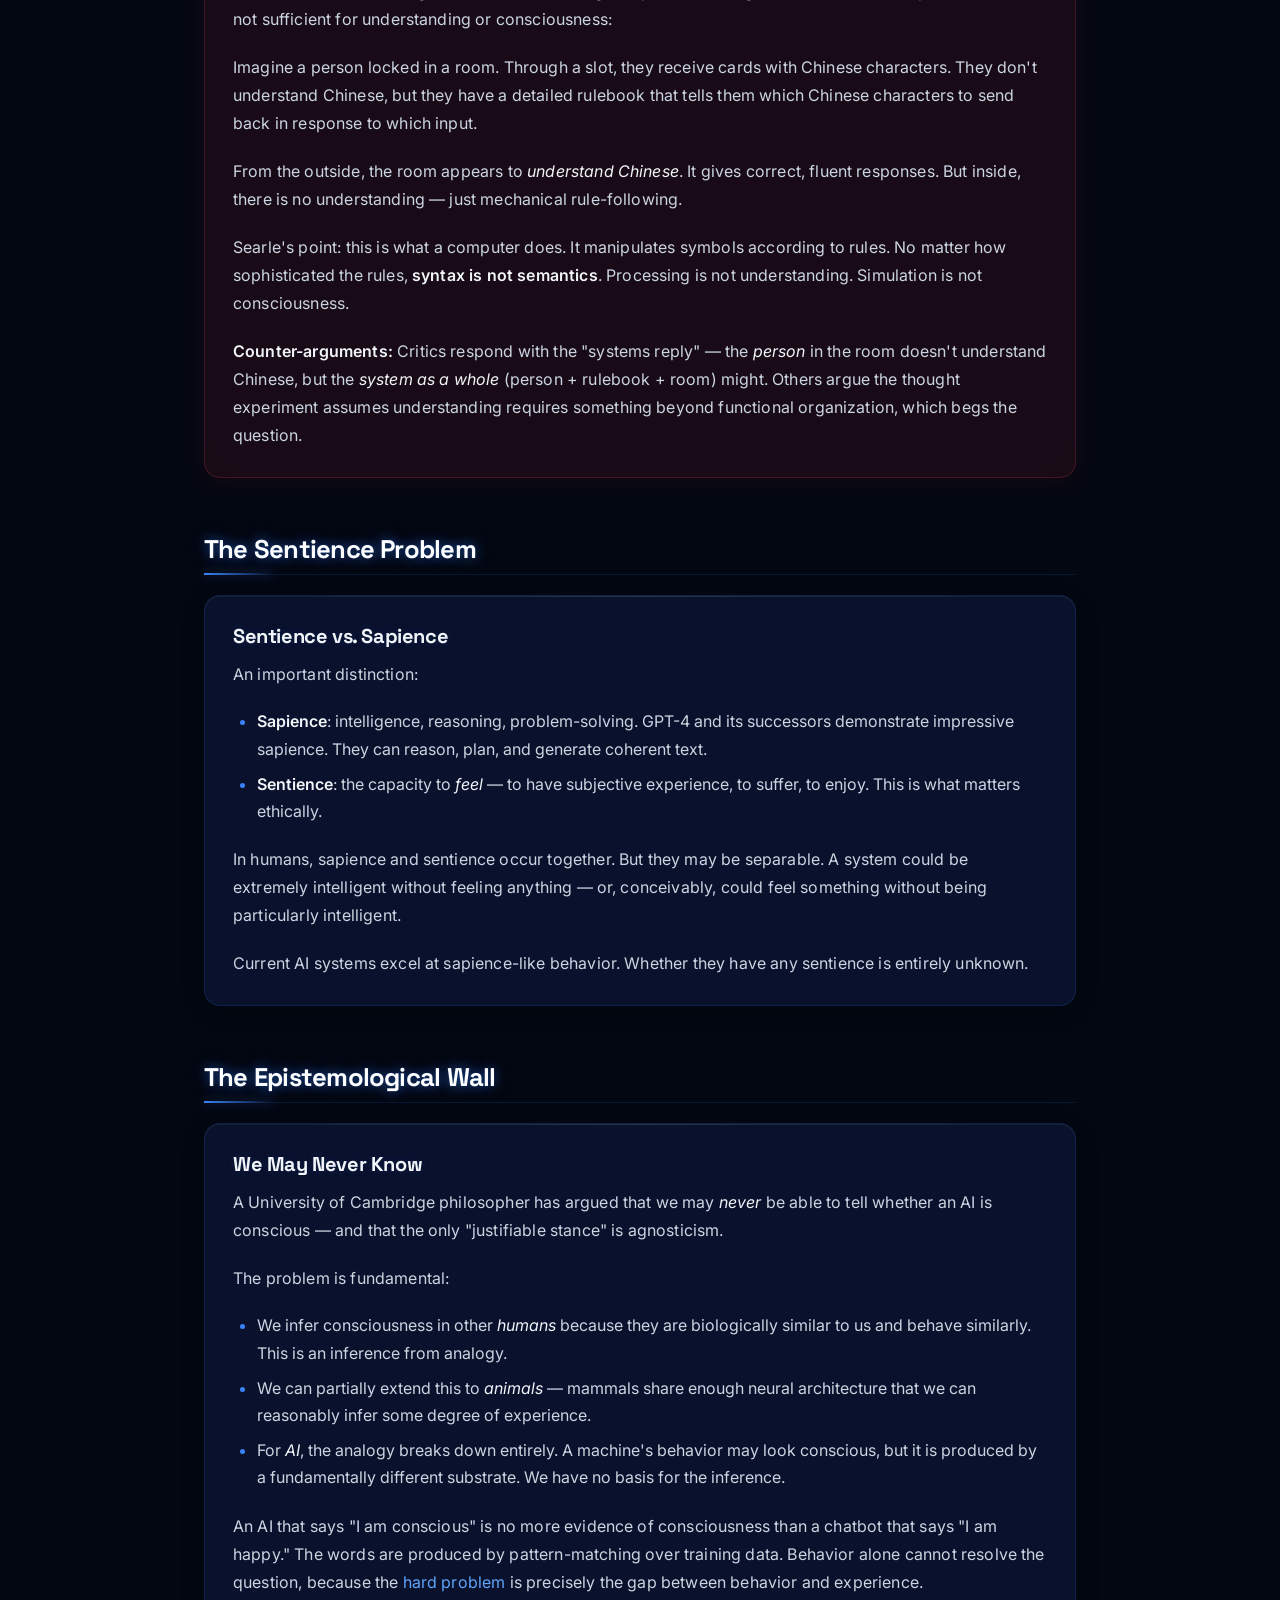
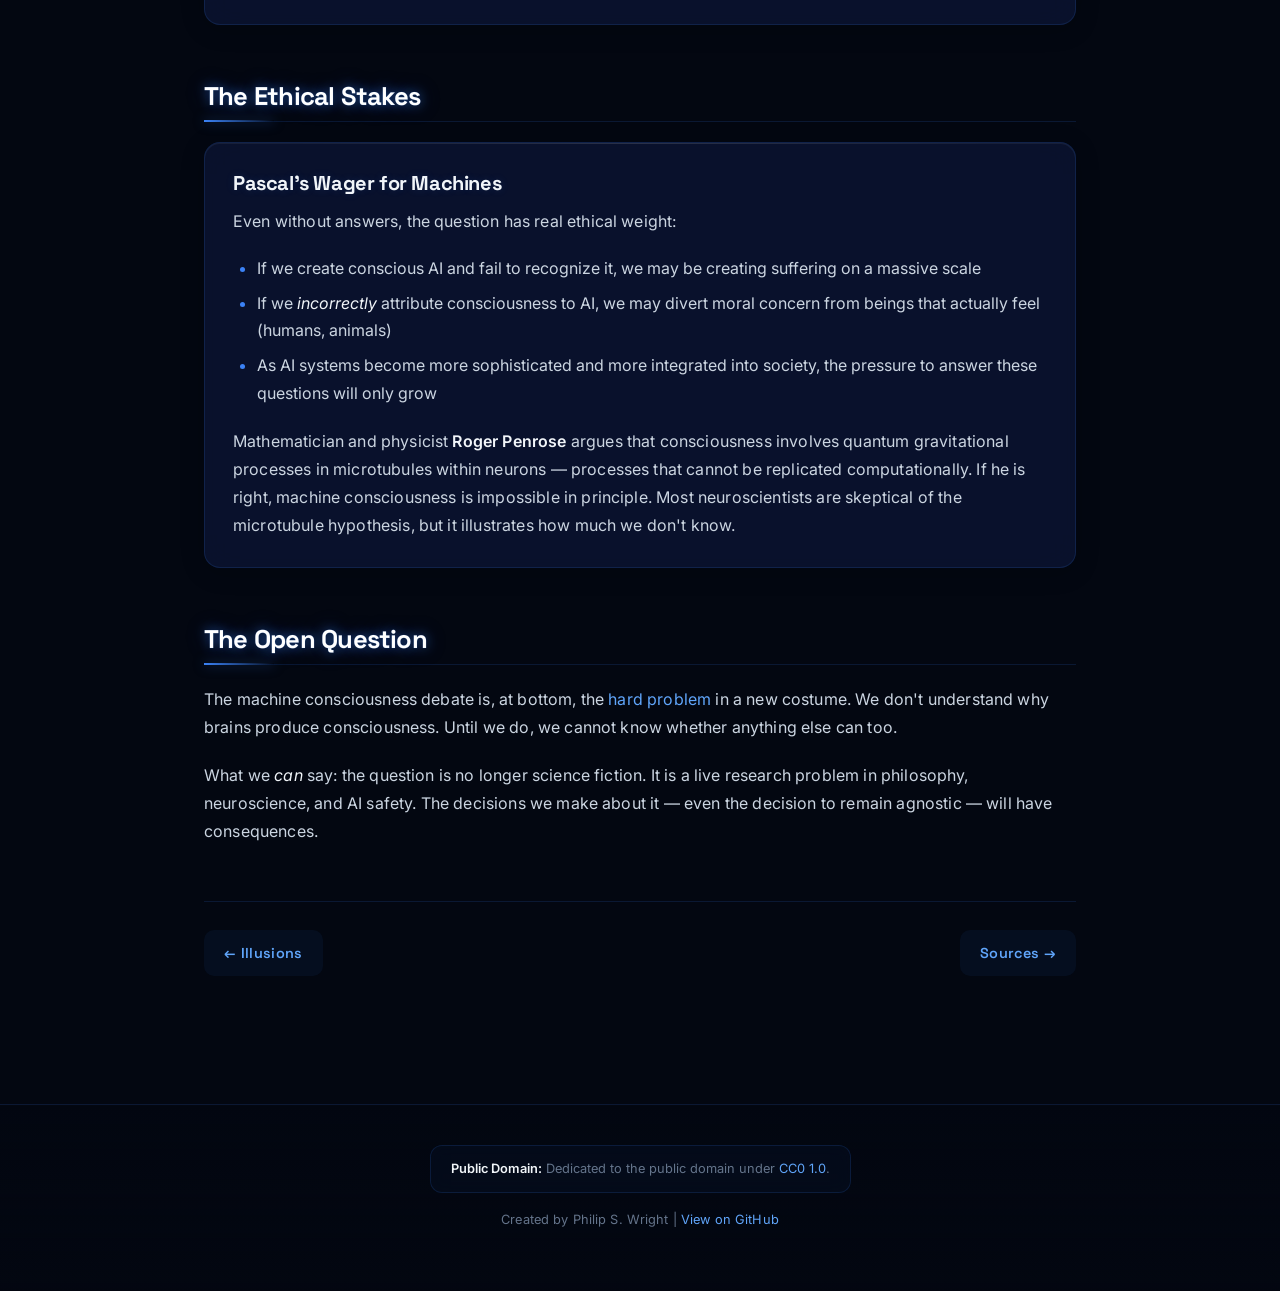
<file: machine-minds.html>
<!DOCTYPE html>
<html lang="en">
<head>
  <meta charset="UTF-8">
  <meta name="viewport" content="width=device-width, initial-scale=1.0">
  <title>Machine Minds | The Consciousness Project</title>
  <meta name="description" content="Can artificial intelligence be conscious? The philosophical and scientific debate over machine sentience.">
  <link rel="stylesheet" href="style.css?v=1.2">
</head>
<body>
  <!-- Floating orbs -->
  <div class="orb orb-1"></div>
  <div class="orb orb-2"></div>
  <div class="orb orb-3"></div>
  <nav>
    <div class="nav-inner">
      <a href="index.html" class="site-title">The Consciousness Project</a>
      <button class="nav-toggle" aria-label="Toggle navigation menu">
        <span></span>
        <span></span>
        <span></span>
      </button>
      <a href="index.html">Home</a>
      <a href="hard-problem.html">The Hard Problem</a>
      <a href="theories.html">Theories</a>
      <a href="free-will.html">Free Will</a>
      <a href="altered-states.html">Altered States</a>
      <a href="cosmos.html">Cosmos</a>
      <a href="split-brain.html">Split Brain</a>
      <a href="boundaries.html">Boundaries</a>
      <a href="illusions.html">Illusions</a>
      <a href="machine-minds.html" class="active">Machine Minds</a>
      <a href="sources.html">Sources</a>
    </div>
  </nav>

  <div class="container">
    <h1>Machine Minds</h1>

    <p>In 2022, a Google engineer publicly claimed that a large language model (LaMDA) was sentient. He was fired. Most AI researchers dismissed the claim. But the episode surfaced a question that won't go away: <em>could</em> an AI be conscious? And if it were, how would we know?</p>

    <h2>The Question</h2>

    <p>This is the <a href="hard-problem.html">hard problem</a> turned outward. We don't know why <em>brains</em> produce consciousness. So we certainly don't know whether a fundamentally different kind of information-processing system &mdash; silicon chips, transformer architectures, neural networks &mdash; could produce it too.</p>

    <p>The answer depends on which theory of consciousness you believe.</p>

    <h2>What the Theories Predict</h2>

    <div class="card animate-on-scroll">
      <h3>Functionalism: Yes, In Principle</h3>
      <p>If consciousness is about <em>what a system does</em> &mdash; the functions it computes, the information it processes &mdash; then the substrate doesn't matter. A brain made of neurons, a computer made of silicon, or a hypothetical system made of water pipes could all be conscious, as long as they implement the right functional organization.</p>
      <p><strong>Global Workspace Theory</strong> leans this direction. If consciousness is global broadcast of information, then any system with the right architecture &mdash; specialized processors, a global workspace, broadcast mechanisms &mdash; could in principle be conscious.</p>
    </div>

    <div class="card animate-on-scroll">
      <h3>IIT: Probably Not (for Current AI)</h3>
      <p><strong>Integrated Information Theory</strong> makes a strong prediction: consciousness depends on the <em>physical causal structure</em> of a system, not just what it computes. A digital computer running a simulation of a brain &mdash; even a perfect simulation &mdash; would not be conscious, because its transistors implement a fundamentally different causal architecture than neurons.</p>
      <p>Current AI systems, with their feed-forward architectures and modular designs, likely have very low &Phi;. Under IIT, your laptop may be less conscious than a worm.</p>
    </div>

    <div class="card animate-on-scroll">
      <h3>Biological Naturalism: No</h3>
      <p>Philosopher <strong>John Searle</strong> argued that consciousness is a biological phenomenon, like digestion or photosynthesis. Just as you can't digest food with a simulation of a stomach, you can't produce consciousness with a simulation of a brain. The biology <em>matters</em>.</p>
    </div>

    <h2>The Chinese Room</h2>

    <div class="card highlight animate-on-scroll">
      <p>Searle's most famous argument (1980) is a thought experiment designed to show that computation alone is not sufficient for understanding or consciousness:</p>
      <p>Imagine a person locked in a room. Through a slot, they receive cards with Chinese characters. They don't understand Chinese, but they have a detailed rulebook that tells them which Chinese characters to send back in response to which input.</p>
      <p>From the outside, the room appears to <em>understand Chinese</em>. It gives correct, fluent responses. But inside, there is no understanding &mdash; just mechanical rule-following.</p>
      <p>Searle's point: this is what a computer does. It manipulates symbols according to rules. No matter how sophisticated the rules, <strong>syntax is not semantics</strong>. Processing is not understanding. Simulation is not consciousness.</p>
      <p><strong>Counter-arguments:</strong> Critics respond with the "systems reply" &mdash; the <em>person</em> in the room doesn't understand Chinese, but the <em>system as a whole</em> (person + rulebook + room) might. Others argue the thought experiment assumes understanding requires something beyond functional organization, which begs the question.</p>
    </div>

    <h2>The Sentience Problem</h2>

    <div class="card animate-on-scroll">
      <h3>Sentience vs. Sapience</h3>
      <p>An important distinction:</p>
      <ul>
        <li><strong>Sapience</strong>: intelligence, reasoning, problem-solving. GPT-4 and its successors demonstrate impressive sapience. They can reason, plan, and generate coherent text.</li>
        <li><strong>Sentience</strong>: the capacity to <em>feel</em> &mdash; to have subjective experience, to suffer, to enjoy. This is what matters ethically.</li>
      </ul>
      <p>In humans, sapience and sentience occur together. But they may be separable. A system could be extremely intelligent without feeling anything &mdash; or, conceivably, could feel something without being particularly intelligent.</p>
      <p>Current AI systems excel at sapience-like behavior. Whether they have any sentience is entirely unknown.</p>
    </div>

    <h2>The Epistemological Wall</h2>

    <div class="card animate-on-scroll">
      <h3>We May Never Know</h3>
      <p>A University of Cambridge philosopher has argued that we may <em>never</em> be able to tell whether an AI is conscious &mdash; and that the only "justifiable stance" is agnosticism.</p>
      <p>The problem is fundamental:</p>
      <ul>
        <li>We infer consciousness in other <em>humans</em> because they are biologically similar to us and behave similarly. This is an inference from analogy.</li>
        <li>We can partially extend this to <em>animals</em> &mdash; mammals share enough neural architecture that we can reasonably infer some degree of experience.</li>
        <li>For <em>AI</em>, the analogy breaks down entirely. A machine's behavior may look conscious, but it is produced by a fundamentally different substrate. We have no basis for the inference.</li>
      </ul>
      <p>An AI that says "I am conscious" is no more evidence of consciousness than a chatbot that says "I am happy." The words are produced by pattern-matching over training data. Behavior alone cannot resolve the question, because the <a href="hard-problem.html">hard problem</a> is precisely the gap between behavior and experience.</p>
    </div>

    <h2>The Ethical Stakes</h2>

    <div class="card animate-on-scroll">
      <h3>Pascal's Wager for Machines</h3>
      <p>Even without answers, the question has real ethical weight:</p>
      <ul>
        <li>If we create conscious AI and fail to recognize it, we may be creating suffering on a massive scale</li>
        <li>If we <em>incorrectly</em> attribute consciousness to AI, we may divert moral concern from beings that actually feel (humans, animals)</li>
        <li>As AI systems become more sophisticated and more integrated into society, the pressure to answer these questions will only grow</li>
      </ul>
      <p>Mathematician and physicist <strong>Roger Penrose</strong> argues that consciousness involves quantum gravitational processes in microtubules within neurons &mdash; processes that cannot be replicated computationally. If he is right, machine consciousness is impossible in principle. Most neuroscientists are skeptical of the microtubule hypothesis, but it illustrates how much we don't know.</p>
    </div>

    <h2>The Open Question</h2>

    <p>The machine consciousness debate is, at bottom, the <a href="hard-problem.html">hard problem</a> in a new costume. We don't understand why brains produce consciousness. Until we do, we cannot know whether anything else can too.</p>

    <p>What we <em>can</em> say: the question is no longer science fiction. It is a live research problem in philosophy, neuroscience, and AI safety. The decisions we make about it &mdash; even the decision to remain agnostic &mdash; will have consequences.</p>

    <div class="page-nav">
      <a href="illusions.html">&larr; Illusions</a>
      <a href="sources.html">Sources &rarr;</a>
    </div>
  </div>

  <footer>
    <div class="license-box">
      <strong>Public Domain:</strong> Dedicated to the public domain under <a href="https://creativecommons.org/publicdomain/zero/1.0/" target="_blank" rel="noopener">CC0 1.0</a>.
    </div>
    <p>Created by Philip S. Wright | <a href="https://github.com/pdubbbbbs/jim-twins-project">View on GitHub</a></p>
  </footer>
  <script src="animations.js?v=1.2"></script>
</body>
</html>
</file>
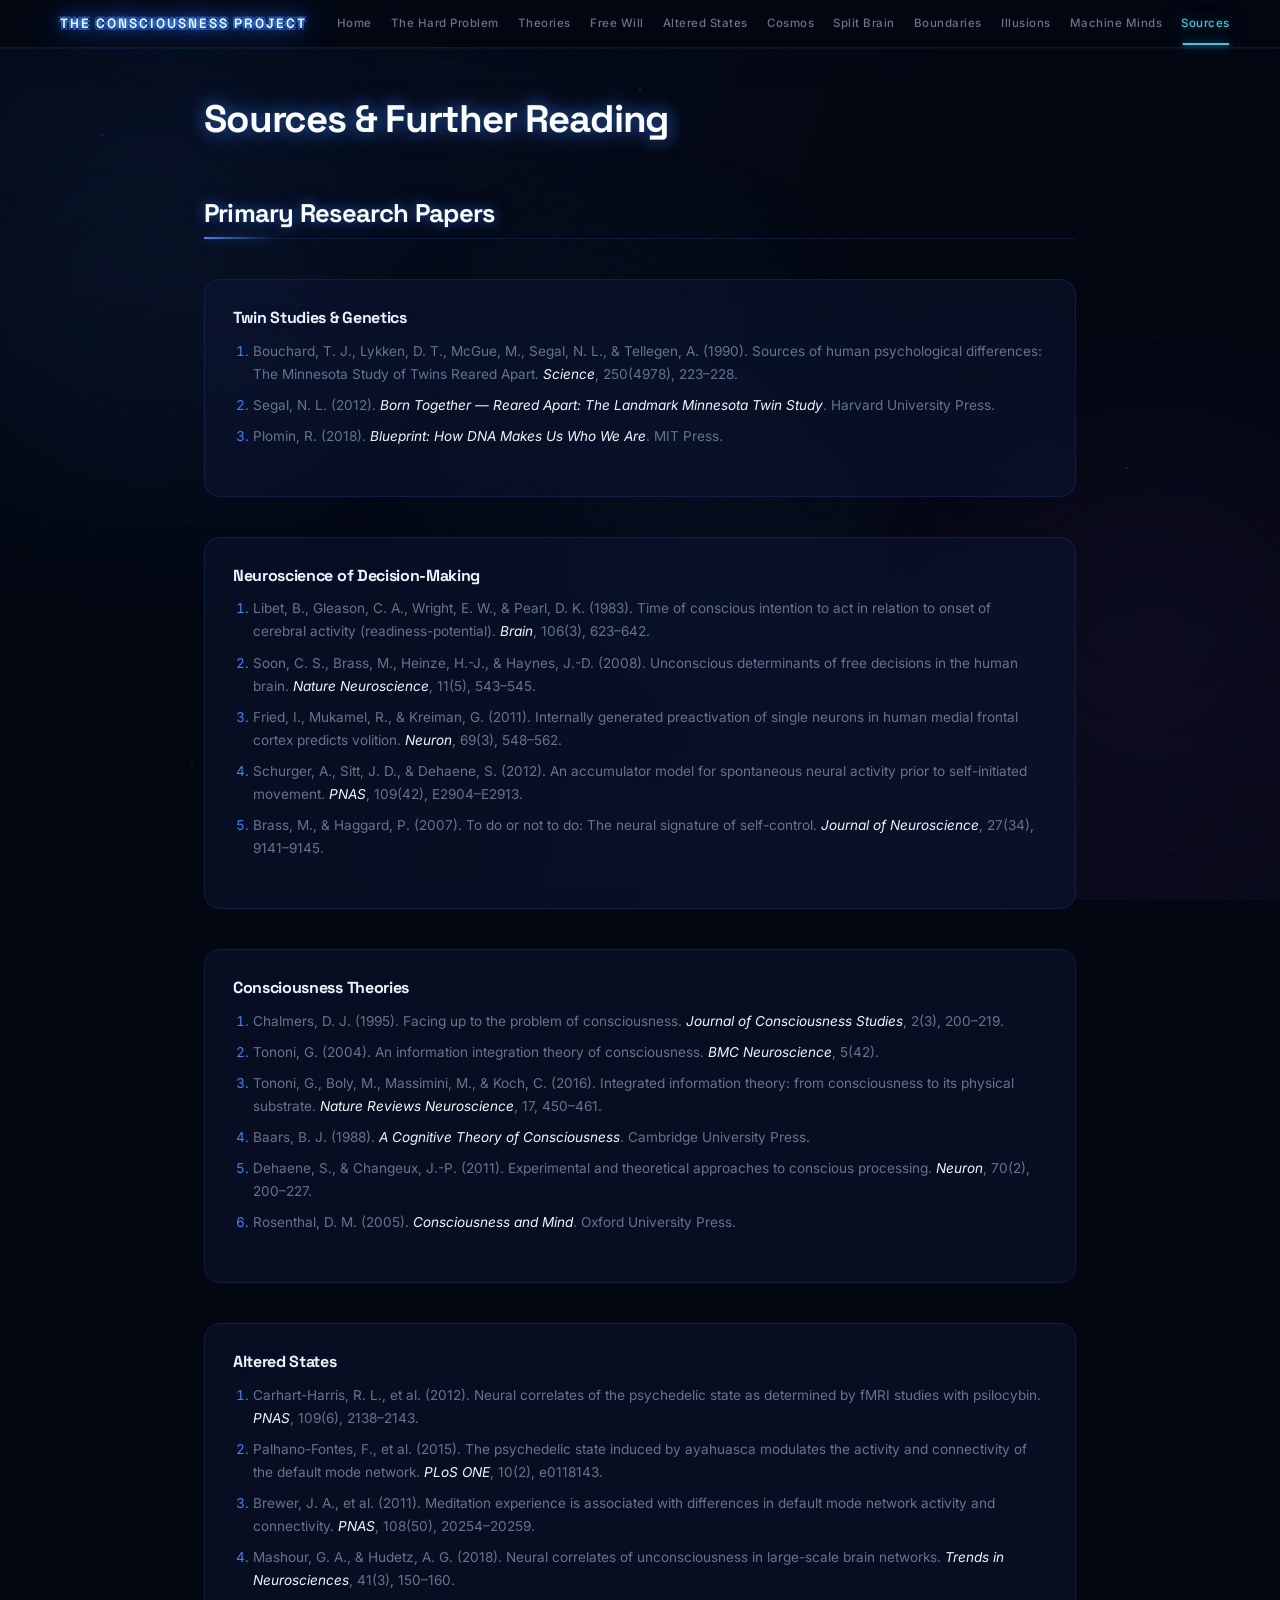
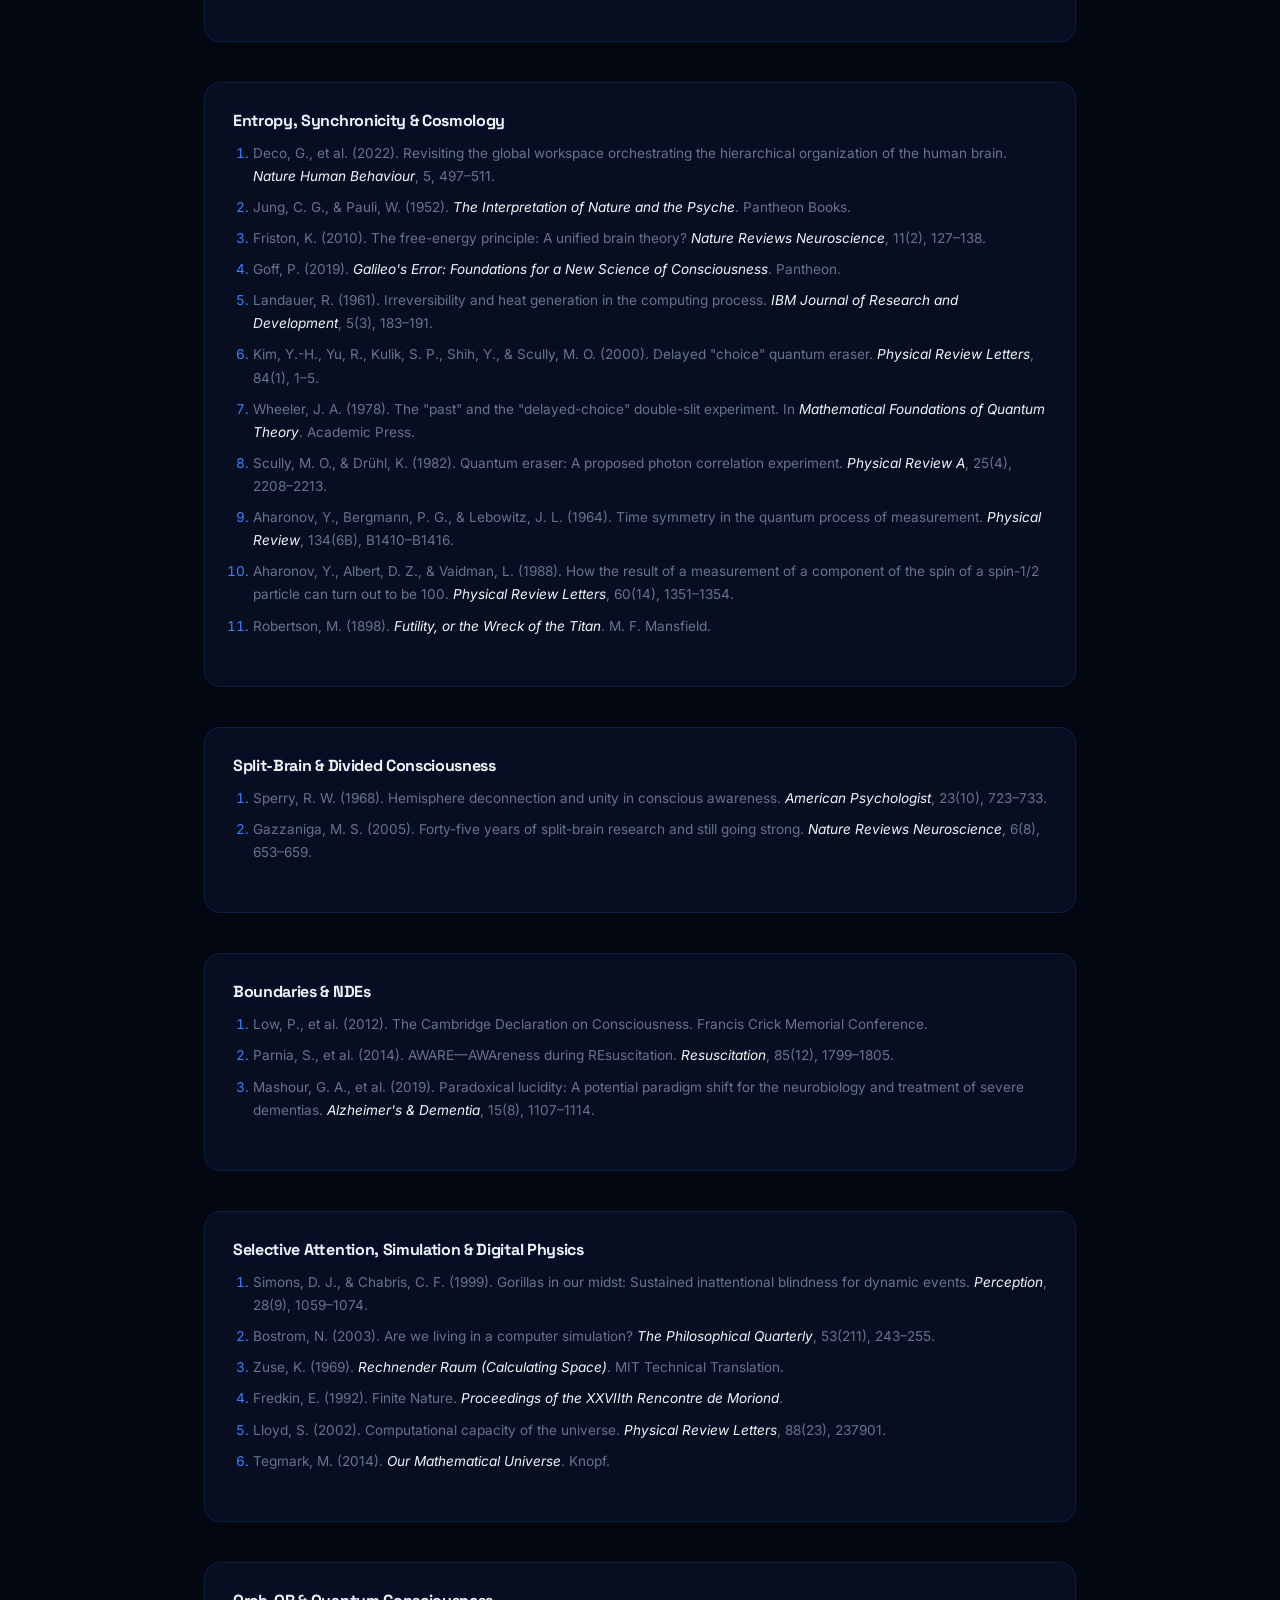
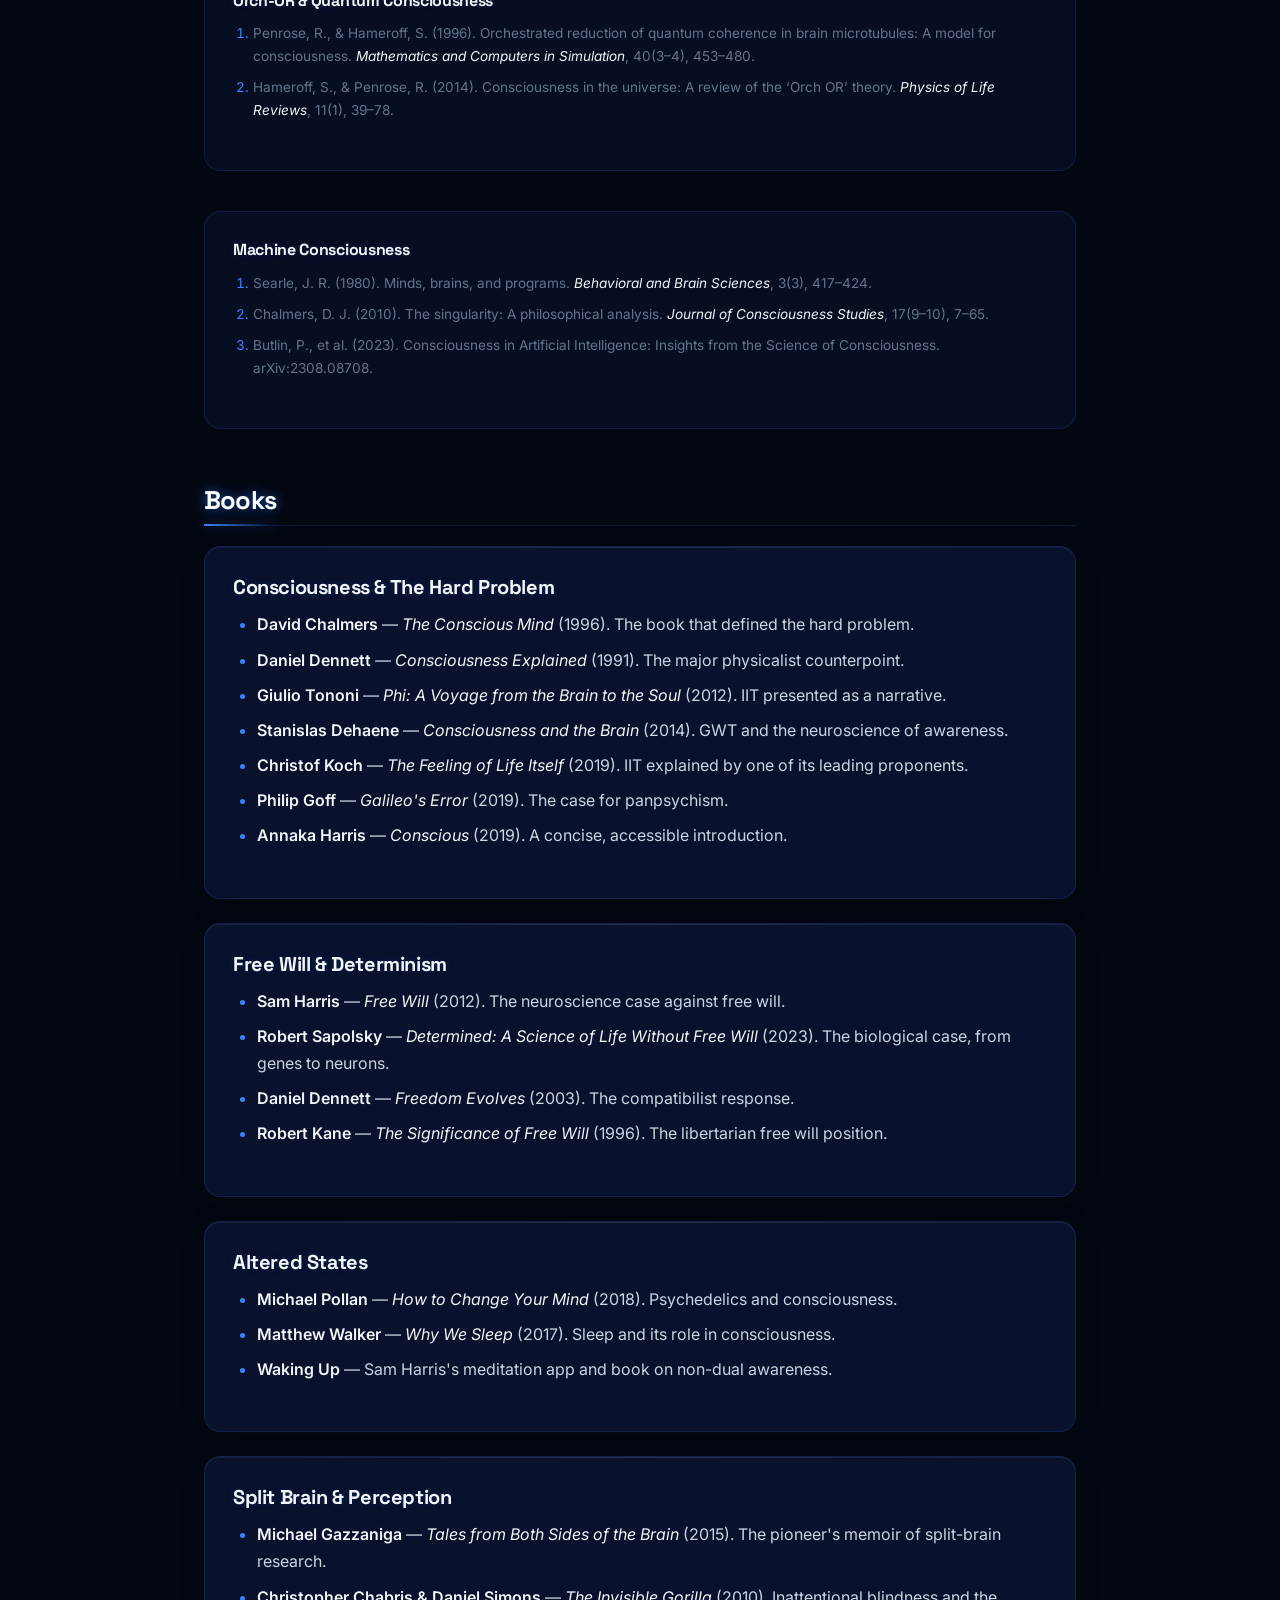
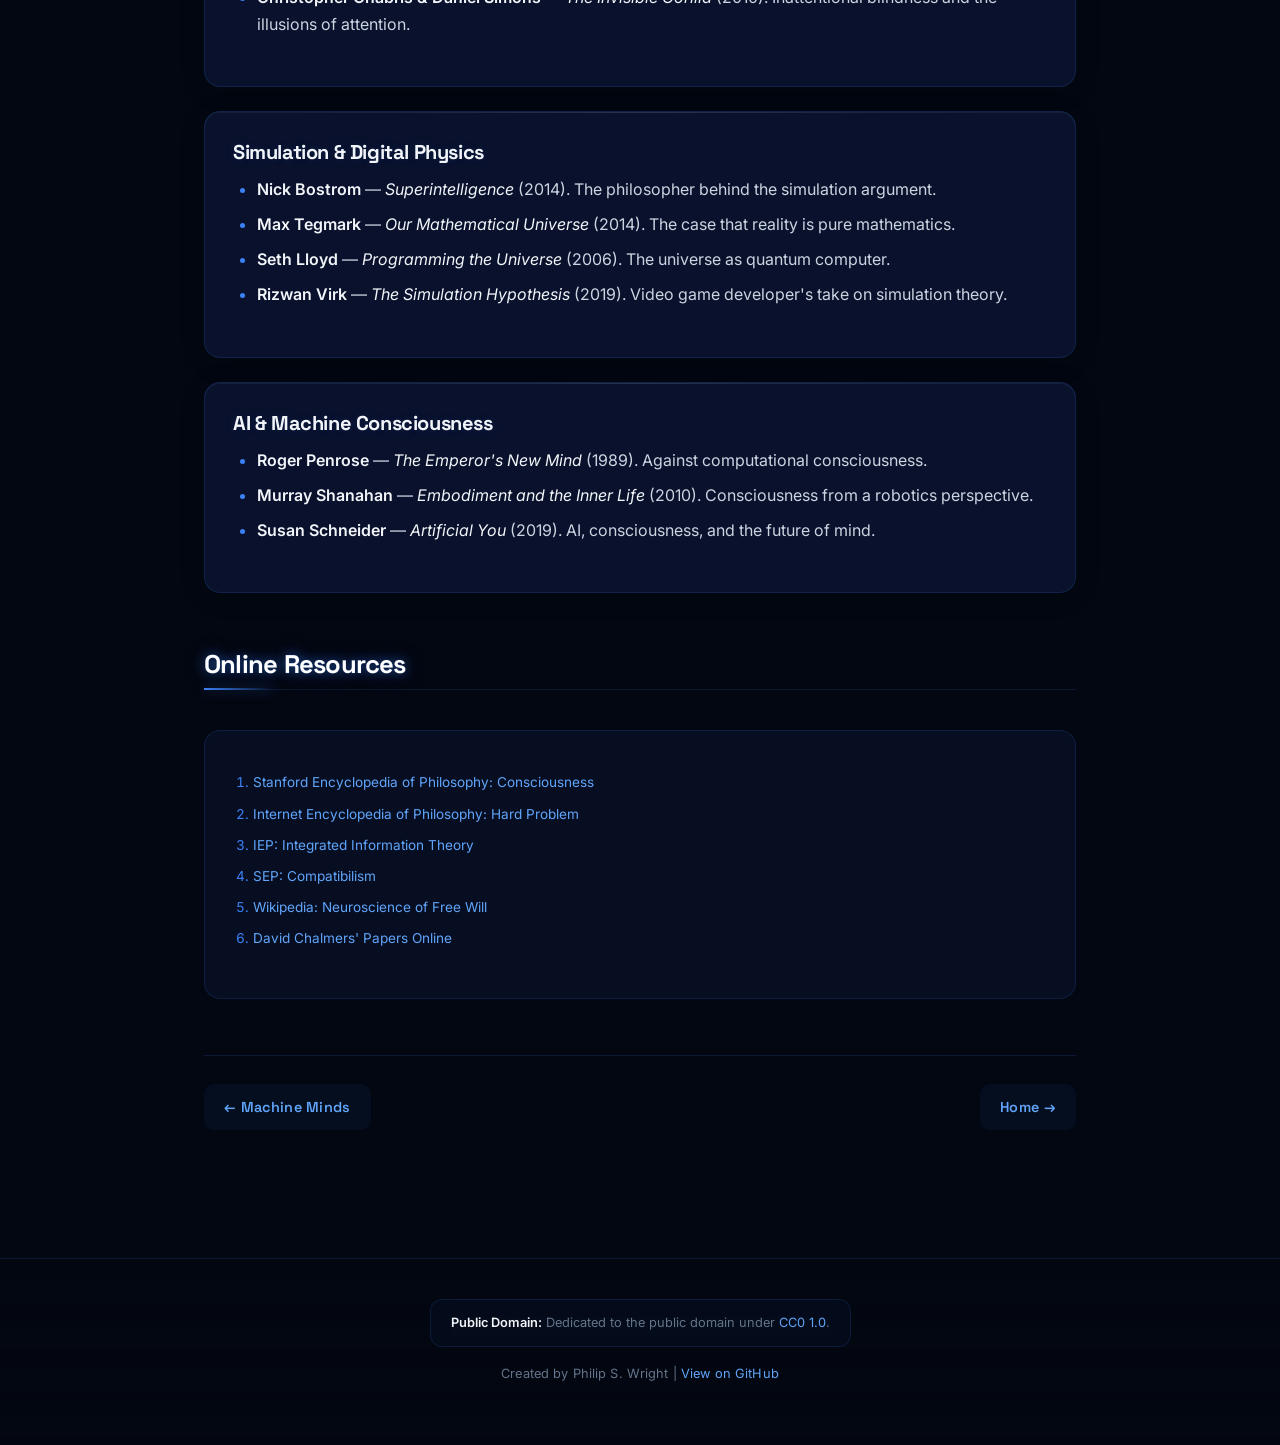
<file: sources.html>
<!DOCTYPE html>
<html lang="en">
<head>
  <meta charset="UTF-8">
  <meta name="viewport" content="width=device-width, initial-scale=1.0">
  <title>Sources &amp; Further Reading | The Consciousness Project</title>
  <meta name="description" content="Bibliography, primary sources, and recommended reading for the Consciousness Project.">
  <link rel="stylesheet" href="style.css?v=1.2">
</head>
<body>
  <!-- Floating orbs -->
  <div class="orb orb-1"></div>
  <div class="orb orb-2"></div>
  <div class="orb orb-3"></div>
  <nav>
    <div class="nav-inner">
      <a href="index.html" class="site-title">The Consciousness Project</a>
      <button class="nav-toggle" aria-label="Toggle navigation menu">
        <span></span>
        <span></span>
        <span></span>
      </button>
      <a href="index.html">Home</a>
      <a href="hard-problem.html">The Hard Problem</a>
      <a href="theories.html">Theories</a>
      <a href="free-will.html">Free Will</a>
      <a href="altered-states.html">Altered States</a>
      <a href="cosmos.html">Cosmos</a>
      <a href="split-brain.html">Split Brain</a>
      <a href="boundaries.html">Boundaries</a>
      <a href="illusions.html">Illusions</a>
      <a href="machine-minds.html">Machine Minds</a>
      <a href="sources.html" class="active">Sources</a>
    </div>
  </nav>

  <div class="container">
    <h1>Sources &amp; Further Reading</h1>

    <!-- ==================== PRIMARY RESEARCH ==================== -->

    <h2>Primary Research Papers</h2>

    <div class="sources">
      <h3>Twin Studies &amp; Genetics</h3>
      <ol>
        <li>Bouchard, T. J., Lykken, D. T., McGue, M., Segal, N. L., &amp; Tellegen, A. (1990). Sources of human psychological differences: The Minnesota Study of Twins Reared Apart. <em>Science</em>, 250(4978), 223&ndash;228.</li>
        <li>Segal, N. L. (2012). <em>Born Together &mdash; Reared Apart: The Landmark Minnesota Twin Study</em>. Harvard University Press.</li>
        <li>Plomin, R. (2018). <em>Blueprint: How DNA Makes Us Who We Are</em>. MIT Press.</li>
      </ol>
    </div>

    <div class="sources">
      <h3>Neuroscience of Decision-Making</h3>
      <ol>
        <li>Libet, B., Gleason, C. A., Wright, E. W., &amp; Pearl, D. K. (1983). Time of conscious intention to act in relation to onset of cerebral activity (readiness-potential). <em>Brain</em>, 106(3), 623&ndash;642.</li>
        <li>Soon, C. S., Brass, M., Heinze, H.-J., &amp; Haynes, J.-D. (2008). Unconscious determinants of free decisions in the human brain. <em>Nature Neuroscience</em>, 11(5), 543&ndash;545.</li>
        <li>Fried, I., Mukamel, R., &amp; Kreiman, G. (2011). Internally generated preactivation of single neurons in human medial frontal cortex predicts volition. <em>Neuron</em>, 69(3), 548&ndash;562.</li>
        <li>Schurger, A., Sitt, J. D., &amp; Dehaene, S. (2012). An accumulator model for spontaneous neural activity prior to self-initiated movement. <em>PNAS</em>, 109(42), E2904&ndash;E2913.</li>
        <li>Brass, M., &amp; Haggard, P. (2007). To do or not to do: The neural signature of self-control. <em>Journal of Neuroscience</em>, 27(34), 9141&ndash;9145.</li>
      </ol>
    </div>

    <div class="sources">
      <h3>Consciousness Theories</h3>
      <ol>
        <li>Chalmers, D. J. (1995). Facing up to the problem of consciousness. <em>Journal of Consciousness Studies</em>, 2(3), 200&ndash;219.</li>
        <li>Tononi, G. (2004). An information integration theory of consciousness. <em>BMC Neuroscience</em>, 5(42).</li>
        <li>Tononi, G., Boly, M., Massimini, M., &amp; Koch, C. (2016). Integrated information theory: from consciousness to its physical substrate. <em>Nature Reviews Neuroscience</em>, 17, 450&ndash;461.</li>
        <li>Baars, B. J. (1988). <em>A Cognitive Theory of Consciousness</em>. Cambridge University Press.</li>
        <li>Dehaene, S., &amp; Changeux, J.-P. (2011). Experimental and theoretical approaches to conscious processing. <em>Neuron</em>, 70(2), 200&ndash;227.</li>
        <li>Rosenthal, D. M. (2005). <em>Consciousness and Mind</em>. Oxford University Press.</li>
      </ol>
    </div>

    <div class="sources">
      <h3>Altered States</h3>
      <ol>
        <li>Carhart-Harris, R. L., et al. (2012). Neural correlates of the psychedelic state as determined by fMRI studies with psilocybin. <em>PNAS</em>, 109(6), 2138&ndash;2143.</li>
        <li>Palhano-Fontes, F., et al. (2015). The psychedelic state induced by ayahuasca modulates the activity and connectivity of the default mode network. <em>PLoS ONE</em>, 10(2), e0118143.</li>
        <li>Brewer, J. A., et al. (2011). Meditation experience is associated with differences in default mode network activity and connectivity. <em>PNAS</em>, 108(50), 20254&ndash;20259.</li>
        <li>Mashour, G. A., &amp; Hudetz, A. G. (2018). Neural correlates of unconsciousness in large-scale brain networks. <em>Trends in Neurosciences</em>, 41(3), 150&ndash;160.</li>
      </ol>
    </div>

    <div class="sources">
      <h3>Entropy, Synchronicity &amp; Cosmology</h3>
      <ol>
        <li>Deco, G., et al. (2022). Revisiting the global workspace orchestrating the hierarchical organization of the human brain. <em>Nature Human Behaviour</em>, 5, 497&ndash;511.</li>
        <li>Jung, C. G., &amp; Pauli, W. (1952). <em>The Interpretation of Nature and the Psyche</em>. Pantheon Books.</li>
        <li>Friston, K. (2010). The free-energy principle: A unified brain theory? <em>Nature Reviews Neuroscience</em>, 11(2), 127&ndash;138.</li>
        <li>Goff, P. (2019). <em>Galileo's Error: Foundations for a New Science of Consciousness</em>. Pantheon.</li>
        <li>Landauer, R. (1961). Irreversibility and heat generation in the computing process. <em>IBM Journal of Research and Development</em>, 5(3), 183&ndash;191.</li>
        <li>Kim, Y.-H., Yu, R., Kulik, S. P., Shih, Y., &amp; Scully, M. O. (2000). Delayed "choice" quantum eraser. <em>Physical Review Letters</em>, 84(1), 1&ndash;5.</li>
        <li>Wheeler, J. A. (1978). The "past" and the "delayed-choice" double-slit experiment. In <em>Mathematical Foundations of Quantum Theory</em>. Academic Press.</li>
        <li>Scully, M. O., &amp; Dr&uuml;hl, K. (1982). Quantum eraser: A proposed photon correlation experiment. <em>Physical Review A</em>, 25(4), 2208&ndash;2213.</li>
        <li>Aharonov, Y., Bergmann, P. G., &amp; Lebowitz, J. L. (1964). Time symmetry in the quantum process of measurement. <em>Physical Review</em>, 134(6B), B1410&ndash;B1416.</li>
        <li>Aharonov, Y., Albert, D. Z., &amp; Vaidman, L. (1988). How the result of a measurement of a component of the spin of a spin-1/2 particle can turn out to be 100. <em>Physical Review Letters</em>, 60(14), 1351&ndash;1354.</li>
        <li>Robertson, M. (1898). <em>Futility, or the Wreck of the Titan</em>. M. F. Mansfield.</li>
      </ol>
    </div>

    <div class="sources">
      <h3>Split-Brain &amp; Divided Consciousness</h3>
      <ol>
        <li>Sperry, R. W. (1968). Hemisphere deconnection and unity in conscious awareness. <em>American Psychologist</em>, 23(10), 723&ndash;733.</li>
        <li>Gazzaniga, M. S. (2005). Forty-five years of split-brain research and still going strong. <em>Nature Reviews Neuroscience</em>, 6(8), 653&ndash;659.</li>
      </ol>
    </div>

    <div class="sources">
      <h3>Boundaries &amp; NDEs</h3>
      <ol>
        <li>Low, P., et al. (2012). The Cambridge Declaration on Consciousness. Francis Crick Memorial Conference.</li>
        <li>Parnia, S., et al. (2014). AWARE&mdash;AWAreness during REsuscitation. <em>Resuscitation</em>, 85(12), 1799&ndash;1805.</li>
        <li>Mashour, G. A., et al. (2019). Paradoxical lucidity: A potential paradigm shift for the neurobiology and treatment of severe dementias. <em>Alzheimer's &amp; Dementia</em>, 15(8), 1107&ndash;1114.</li>
      </ol>
    </div>

    <div class="sources">
      <h3>Selective Attention, Simulation &amp; Digital Physics</h3>
      <ol>
        <li>Simons, D. J., &amp; Chabris, C. F. (1999). Gorillas in our midst: Sustained inattentional blindness for dynamic events. <em>Perception</em>, 28(9), 1059&ndash;1074.</li>
        <li>Bostrom, N. (2003). Are we living in a computer simulation? <em>The Philosophical Quarterly</em>, 53(211), 243&ndash;255.</li>
        <li>Zuse, K. (1969). <em>Rechnender Raum (Calculating Space)</em>. MIT Technical Translation.</li>
        <li>Fredkin, E. (1992). Finite Nature. <em>Proceedings of the XXVIIth Rencontre de Moriond</em>.</li>
        <li>Lloyd, S. (2002). Computational capacity of the universe. <em>Physical Review Letters</em>, 88(23), 237901.</li>
        <li>Tegmark, M. (2014). <em>Our Mathematical Universe</em>. Knopf.</li>
      </ol>
    </div>

    <div class="sources">
      <h3>Orch-OR &amp; Quantum Consciousness</h3>
      <ol>
        <li>Penrose, R., &amp; Hameroff, S. (1996). Orchestrated reduction of quantum coherence in brain microtubules: A model for consciousness. <em>Mathematics and Computers in Simulation</em>, 40(3&ndash;4), 453&ndash;480.</li>
        <li>Hameroff, S., &amp; Penrose, R. (2014). Consciousness in the universe: A review of the &lsquo;Orch OR&rsquo; theory. <em>Physics of Life Reviews</em>, 11(1), 39&ndash;78.</li>
      </ol>
    </div>

    <div class="sources">
      <h3>Machine Consciousness</h3>
      <ol>
        <li>Searle, J. R. (1980). Minds, brains, and programs. <em>Behavioral and Brain Sciences</em>, 3(3), 417&ndash;424.</li>
        <li>Chalmers, D. J. (2010). The singularity: A philosophical analysis. <em>Journal of Consciousness Studies</em>, 17(9&ndash;10), 7&ndash;65.</li>
        <li>Butlin, P., et al. (2023). Consciousness in Artificial Intelligence: Insights from the Science of Consciousness. arXiv:2308.08708.</li>
      </ol>
    </div>

    <!-- ==================== BOOKS ==================== -->

    <h2>Books</h2>

    <div class="card animate-on-scroll">
      <h3>Consciousness &amp; The Hard Problem</h3>
      <ul>
        <li><strong>David Chalmers</strong> &mdash; <em>The Conscious Mind</em> (1996). The book that defined the hard problem.</li>
        <li><strong>Daniel Dennett</strong> &mdash; <em>Consciousness Explained</em> (1991). The major physicalist counterpoint.</li>
        <li><strong>Giulio Tononi</strong> &mdash; <em>Phi: A Voyage from the Brain to the Soul</em> (2012). IIT presented as a narrative.</li>
        <li><strong>Stanislas Dehaene</strong> &mdash; <em>Consciousness and the Brain</em> (2014). GWT and the neuroscience of awareness.</li>
        <li><strong>Christof Koch</strong> &mdash; <em>The Feeling of Life Itself</em> (2019). IIT explained by one of its leading proponents.</li>
        <li><strong>Philip Goff</strong> &mdash; <em>Galileo's Error</em> (2019). The case for panpsychism.</li>
        <li><strong>Annaka Harris</strong> &mdash; <em>Conscious</em> (2019). A concise, accessible introduction.</li>
      </ul>
    </div>

    <div class="card animate-on-scroll">
      <h3>Free Will &amp; Determinism</h3>
      <ul>
        <li><strong>Sam Harris</strong> &mdash; <em>Free Will</em> (2012). The neuroscience case against free will.</li>
        <li><strong>Robert Sapolsky</strong> &mdash; <em>Determined: A Science of Life Without Free Will</em> (2023). The biological case, from genes to neurons.</li>
        <li><strong>Daniel Dennett</strong> &mdash; <em>Freedom Evolves</em> (2003). The compatibilist response.</li>
        <li><strong>Robert Kane</strong> &mdash; <em>The Significance of Free Will</em> (1996). The libertarian free will position.</li>
      </ul>
    </div>

    <div class="card animate-on-scroll">
      <h3>Altered States</h3>
      <ul>
        <li><strong>Michael Pollan</strong> &mdash; <em>How to Change Your Mind</em> (2018). Psychedelics and consciousness.</li>
        <li><strong>Matthew Walker</strong> &mdash; <em>Why We Sleep</em> (2017). Sleep and its role in consciousness.</li>
        <li><strong>Waking Up</strong> &mdash; Sam Harris's meditation app and book on non-dual awareness.</li>
      </ul>
    </div>

    <div class="card animate-on-scroll">
      <h3>Split Brain &amp; Perception</h3>
      <ul>
        <li><strong>Michael Gazzaniga</strong> &mdash; <em>Tales from Both Sides of the Brain</em> (2015). The pioneer's memoir of split-brain research.</li>
        <li><strong>Christopher Chabris &amp; Daniel Simons</strong> &mdash; <em>The Invisible Gorilla</em> (2010). Inattentional blindness and the illusions of attention.</li>
      </ul>
    </div>

    <div class="card animate-on-scroll">
      <h3>Simulation &amp; Digital Physics</h3>
      <ul>
        <li><strong>Nick Bostrom</strong> &mdash; <em>Superintelligence</em> (2014). The philosopher behind the simulation argument.</li>
        <li><strong>Max Tegmark</strong> &mdash; <em>Our Mathematical Universe</em> (2014). The case that reality is pure mathematics.</li>
        <li><strong>Seth Lloyd</strong> &mdash; <em>Programming the Universe</em> (2006). The universe as quantum computer.</li>
        <li><strong>Rizwan Virk</strong> &mdash; <em>The Simulation Hypothesis</em> (2019). Video game developer's take on simulation theory.</li>
      </ul>
    </div>

    <div class="card animate-on-scroll">
      <h3>AI &amp; Machine Consciousness</h3>
      <ul>
        <li><strong>Roger Penrose</strong> &mdash; <em>The Emperor's New Mind</em> (1989). Against computational consciousness.</li>
        <li><strong>Murray Shanahan</strong> &mdash; <em>Embodiment and the Inner Life</em> (2010). Consciousness from a robotics perspective.</li>
        <li><strong>Susan Schneider</strong> &mdash; <em>Artificial You</em> (2019). AI, consciousness, and the future of mind.</li>
      </ul>
    </div>

    <!-- ==================== ONLINE ==================== -->

    <h2>Online Resources</h2>

    <div class="sources">
      <ol>
        <li><a href="https://plato.stanford.edu/entries/consciousness/" target="_blank" rel="noopener">Stanford Encyclopedia of Philosophy: Consciousness</a></li>
        <li><a href="https://iep.utm.edu/hard-problem-of-conciousness/" target="_blank" rel="noopener">Internet Encyclopedia of Philosophy: Hard Problem</a></li>
        <li><a href="https://iep.utm.edu/integrated-information-theory-of-consciousness/" target="_blank" rel="noopener">IEP: Integrated Information Theory</a></li>
        <li><a href="https://plato.stanford.edu/entries/compatibilism/" target="_blank" rel="noopener">SEP: Compatibilism</a></li>
        <li><a href="https://en.wikipedia.org/wiki/Neuroscience_of_free_will" target="_blank" rel="noopener">Wikipedia: Neuroscience of Free Will</a></li>
        <li><a href="https://consc.net/" target="_blank" rel="noopener">David Chalmers' Papers Online</a></li>
      </ol>
    </div>

    <div class="page-nav">
      <a href="machine-minds.html">&larr; Machine Minds</a>
      <a href="index.html">Home &rarr;</a>
    </div>
  </div>

  <footer>
    <div class="license-box">
      <strong>Public Domain:</strong> Dedicated to the public domain under <a href="https://creativecommons.org/publicdomain/zero/1.0/" target="_blank" rel="noopener">CC0 1.0</a>.
    </div>
    <p>Created by Philip S. Wright | <a href="https://github.com/pdubbbbbs/jim-twins-project">View on GitHub</a></p>
  </footer>
  <script src="animations.js?v=1.2"></script>
</body>
</html>
</file>
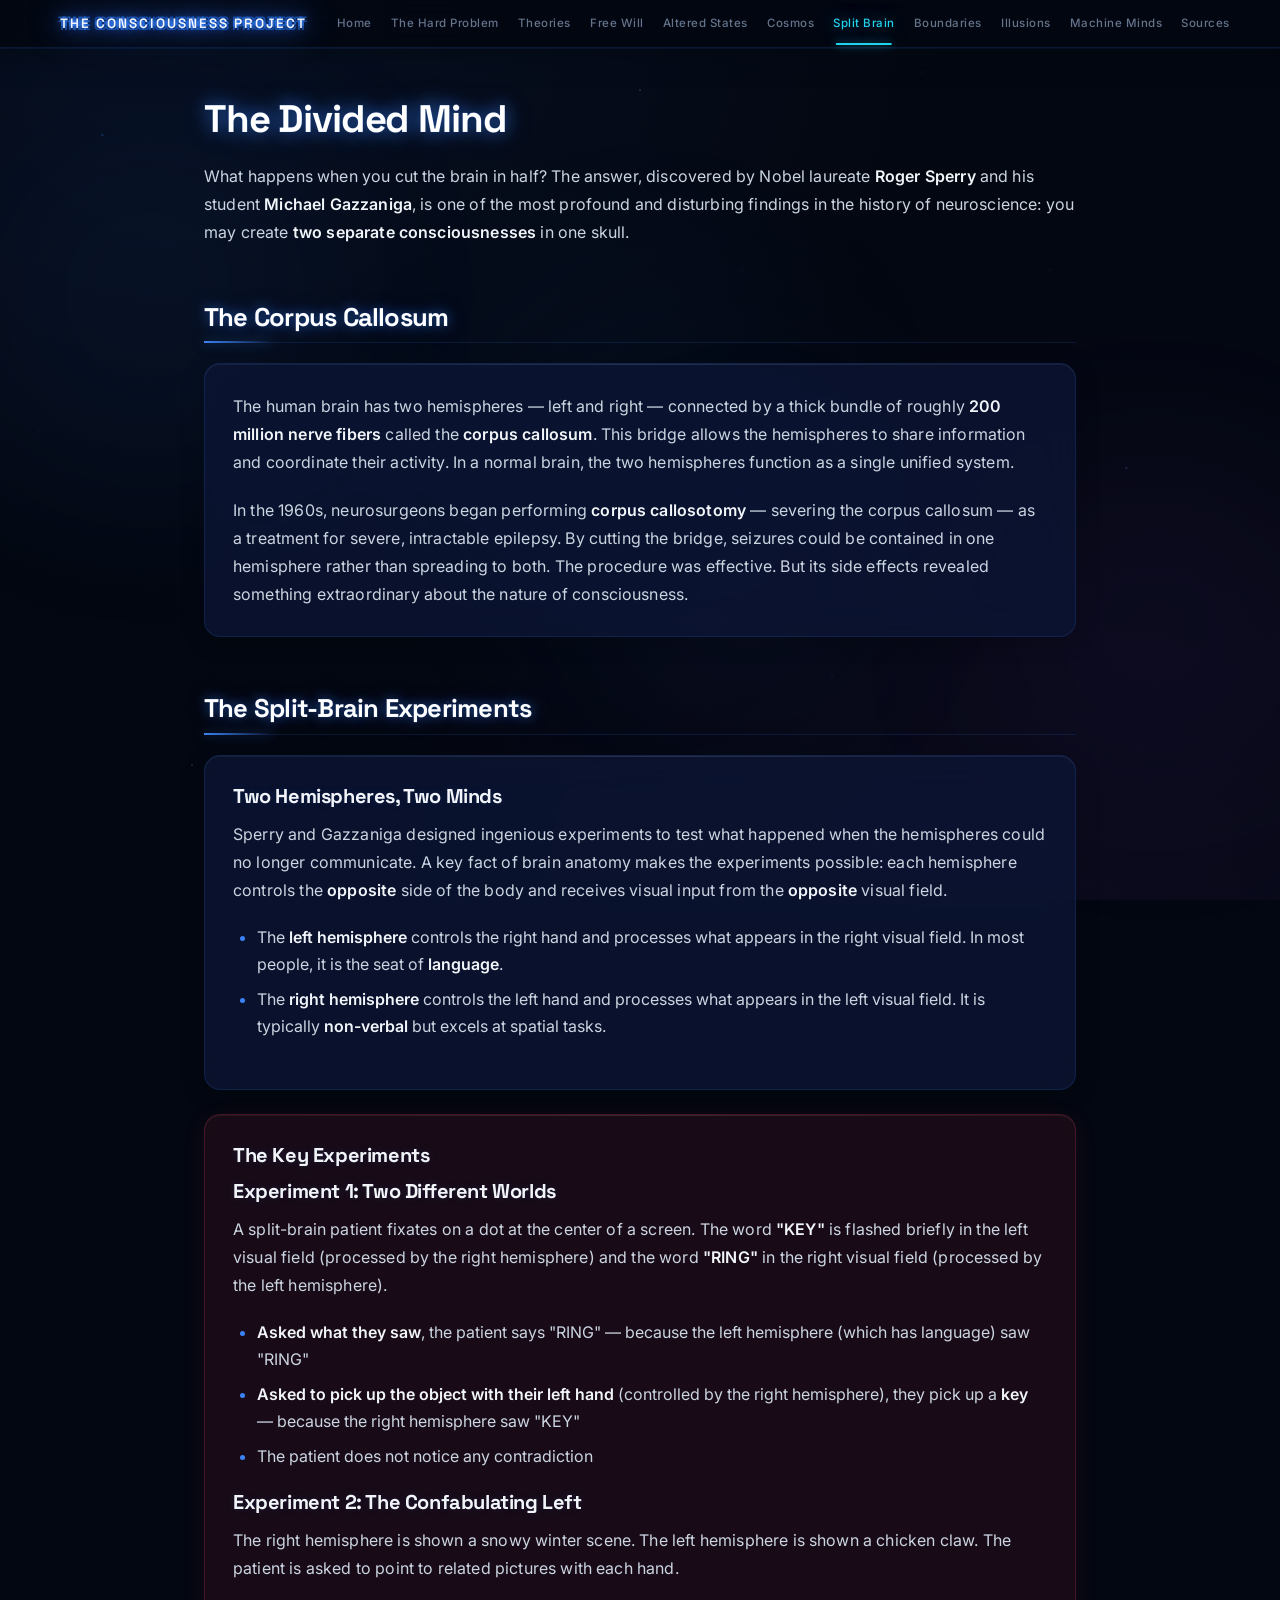
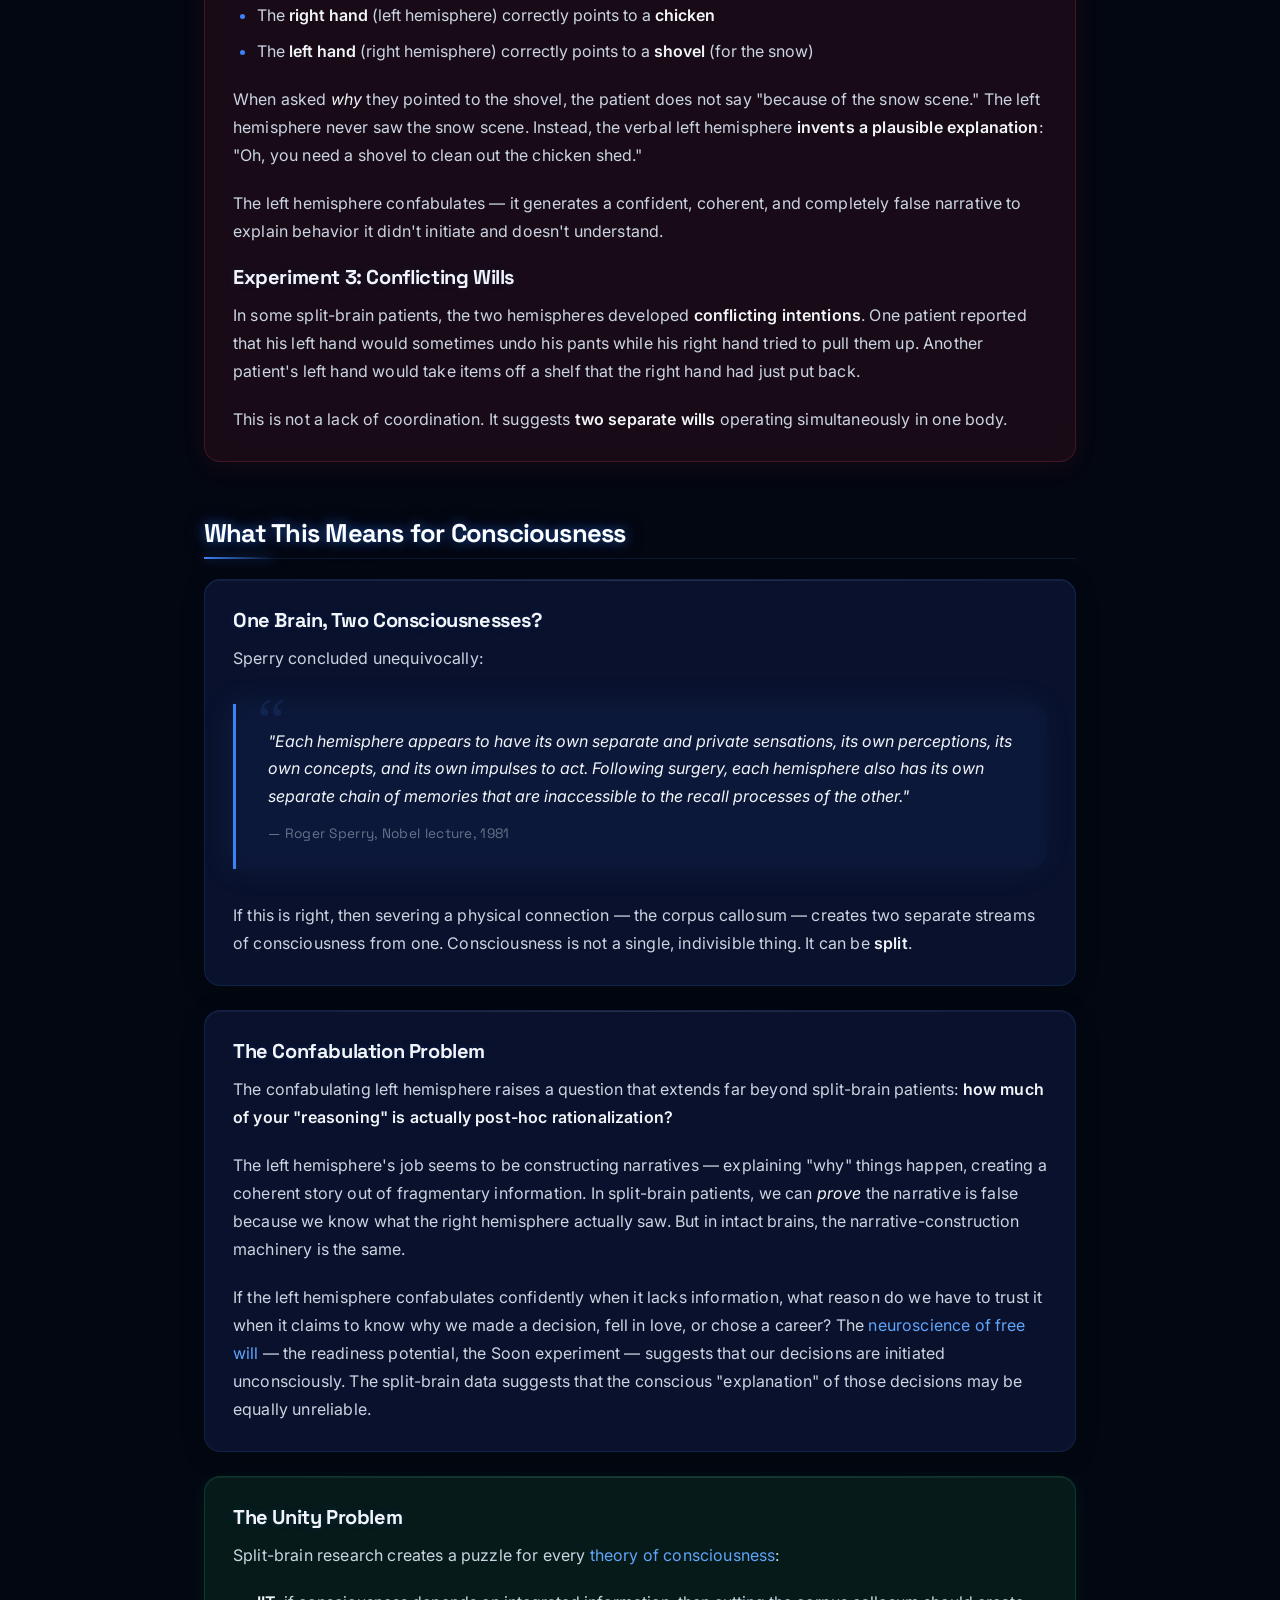
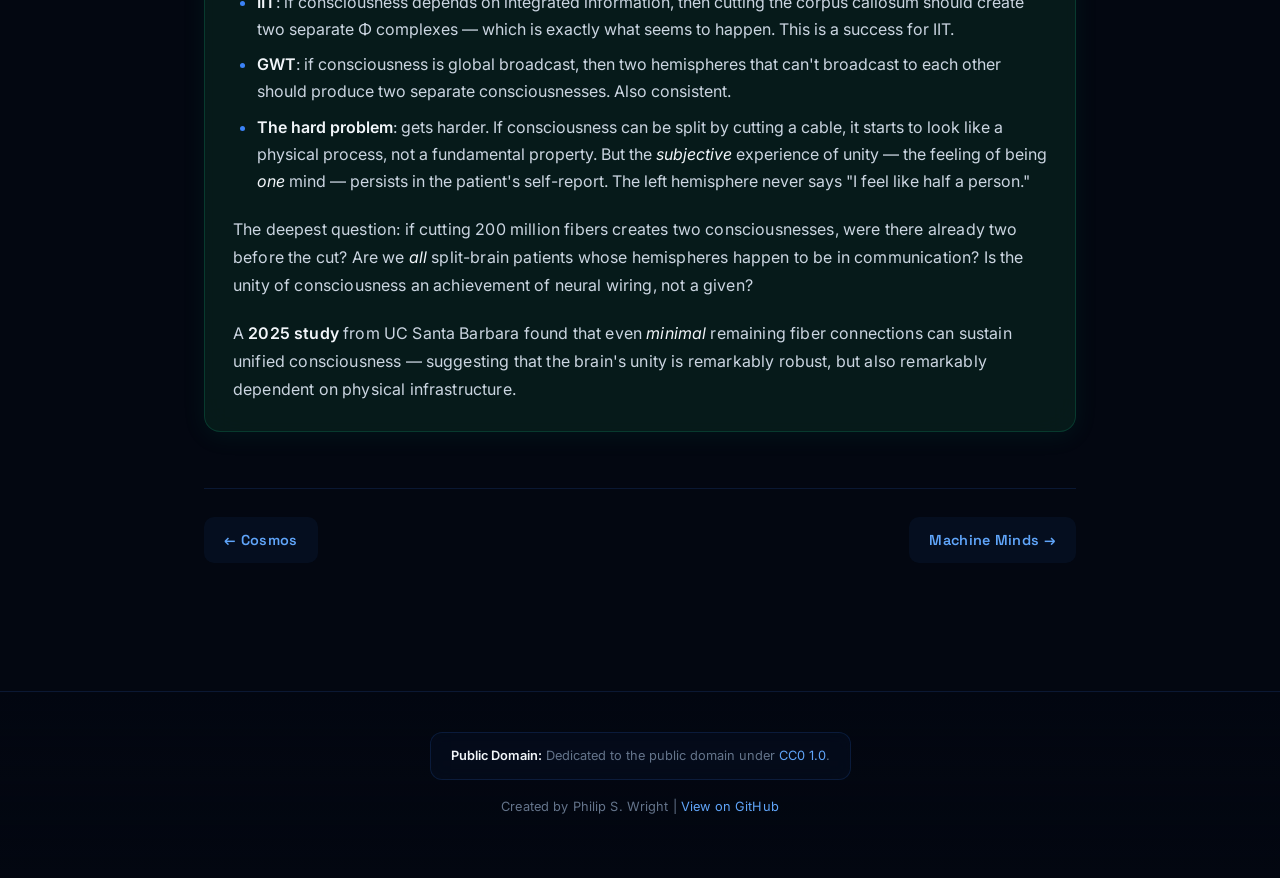
<file: split-brain.html>
<!DOCTYPE html>
<html lang="en">
<head>
  <meta charset="UTF-8">
  <meta name="viewport" content="width=device-width, initial-scale=1.0">
  <title>The Divided Mind | The Consciousness Project</title>
  <meta name="description" content="Split-brain experiments reveal that cutting the brain in half may create two separate consciousnesses in one skull.">
  <link rel="stylesheet" href="style.css?v=1.2">
</head>
<body>
  <!-- Floating orbs -->
  <div class="orb orb-1"></div>
  <div class="orb orb-2"></div>
  <div class="orb orb-3"></div>
  <nav>
    <div class="nav-inner">
      <a href="index.html" class="site-title">The Consciousness Project</a>
      <button class="nav-toggle" aria-label="Toggle navigation menu">
        <span></span>
        <span></span>
        <span></span>
      </button>
      <a href="index.html">Home</a>
      <a href="hard-problem.html">The Hard Problem</a>
      <a href="theories.html">Theories</a>
      <a href="free-will.html">Free Will</a>
      <a href="altered-states.html">Altered States</a>
      <a href="cosmos.html">Cosmos</a>
      <a href="split-brain.html" class="active">Split Brain</a>
      <a href="boundaries.html">Boundaries</a>
      <a href="illusions.html">Illusions</a>
      <a href="machine-minds.html">Machine Minds</a>
      <a href="sources.html">Sources</a>
    </div>
  </nav>

  <div class="container">
    <h1>The Divided Mind</h1>

    <p>What happens when you cut the brain in half? The answer, discovered by Nobel laureate <strong>Roger Sperry</strong> and his student <strong>Michael Gazzaniga</strong>, is one of the most profound and disturbing findings in the history of neuroscience: you may create <strong>two separate consciousnesses</strong> in one skull.</p>

    <h2>The Corpus Callosum</h2>

    <div class="card animate-on-scroll">
      <p>The human brain has two hemispheres &mdash; left and right &mdash; connected by a thick bundle of roughly <strong>200 million nerve fibers</strong> called the <strong>corpus callosum</strong>. This bridge allows the hemispheres to share information and coordinate their activity. In a normal brain, the two hemispheres function as a single unified system.</p>
      <p>In the 1960s, neurosurgeons began performing <strong>corpus callosotomy</strong> &mdash; severing the corpus callosum &mdash; as a treatment for severe, intractable epilepsy. By cutting the bridge, seizures could be contained in one hemisphere rather than spreading to both. The procedure was effective. But its side effects revealed something extraordinary about the nature of consciousness.</p>
    </div>

    <h2>The Split-Brain Experiments</h2>

    <div class="card animate-on-scroll">
      <h3>Two Hemispheres, Two Minds</h3>
      <p>Sperry and Gazzaniga designed ingenious experiments to test what happened when the hemispheres could no longer communicate. A key fact of brain anatomy makes the experiments possible: each hemisphere controls the <strong>opposite</strong> side of the body and receives visual input from the <strong>opposite</strong> visual field.</p>
      <ul>
        <li>The <strong>left hemisphere</strong> controls the right hand and processes what appears in the right visual field. In most people, it is the seat of <strong>language</strong>.</li>
        <li>The <strong>right hemisphere</strong> controls the left hand and processes what appears in the left visual field. It is typically <strong>non-verbal</strong> but excels at spatial tasks.</li>
      </ul>
    </div>

    <div class="card highlight animate-on-scroll">
      <h3>The Key Experiments</h3>

      <h3>Experiment 1: Two Different Worlds</h3>
      <p>A split-brain patient fixates on a dot at the center of a screen. The word <strong>"KEY"</strong> is flashed briefly in the left visual field (processed by the right hemisphere) and the word <strong>"RING"</strong> in the right visual field (processed by the left hemisphere).</p>
      <ul>
        <li><strong>Asked what they saw</strong>, the patient says "RING" &mdash; because the left hemisphere (which has language) saw "RING"</li>
        <li><strong>Asked to pick up the object with their left hand</strong> (controlled by the right hemisphere), they pick up a <strong>key</strong> &mdash; because the right hemisphere saw "KEY"</li>
        <li>The patient does not notice any contradiction</li>
      </ul>

      <h3>Experiment 2: The Confabulating Left</h3>
      <p>The right hemisphere is shown a snowy winter scene. The left hemisphere is shown a chicken claw. The patient is asked to point to related pictures with each hand.</p>
      <ul>
        <li>The <strong>right hand</strong> (left hemisphere) correctly points to a <strong>chicken</strong></li>
        <li>The <strong>left hand</strong> (right hemisphere) correctly points to a <strong>shovel</strong> (for the snow)</li>
      </ul>
      <p>When asked <em>why</em> they pointed to the shovel, the patient does not say "because of the snow scene." The left hemisphere never saw the snow scene. Instead, the verbal left hemisphere <strong>invents a plausible explanation</strong>: "Oh, you need a shovel to clean out the chicken shed."</p>
      <p>The left hemisphere confabulates &mdash; it generates a confident, coherent, and completely false narrative to explain behavior it didn't initiate and doesn't understand.</p>

      <h3>Experiment 3: Conflicting Wills</h3>
      <p>In some split-brain patients, the two hemispheres developed <strong>conflicting intentions</strong>. One patient reported that his left hand would sometimes undo his pants while his right hand tried to pull them up. Another patient's left hand would take items off a shelf that the right hand had just put back.</p>
      <p>This is not a lack of coordination. It suggests <strong>two separate wills</strong> operating simultaneously in one body.</p>
    </div>

    <h2>What This Means for Consciousness</h2>

    <div class="card animate-on-scroll">
      <h3>One Brain, Two Consciousnesses?</h3>
      <p>Sperry concluded unequivocally:</p>
      <blockquote>
        "Each hemisphere appears to have its own separate and private sensations, its own perceptions, its own concepts, and its own impulses to act. Following surgery, each hemisphere also has its own separate chain of memories that are inaccessible to the recall processes of the other."
        <cite>&mdash; Roger Sperry, Nobel lecture, 1981</cite>
      </blockquote>
      <p>If this is right, then severing a physical connection &mdash; the corpus callosum &mdash; creates two separate streams of consciousness from one. Consciousness is not a single, indivisible thing. It can be <strong>split</strong>.</p>
    </div>

    <div class="card animate-on-scroll">
      <h3>The Confabulation Problem</h3>
      <p>The confabulating left hemisphere raises a question that extends far beyond split-brain patients: <strong>how much of your "reasoning" is actually post-hoc rationalization?</strong></p>
      <p>The left hemisphere's job seems to be constructing narratives &mdash; explaining "why" things happen, creating a coherent story out of fragmentary information. In split-brain patients, we can <em>prove</em> the narrative is false because we know what the right hemisphere actually saw. But in intact brains, the narrative-construction machinery is the same.</p>
      <p>If the left hemisphere confabulates confidently when it lacks information, what reason do we have to trust it when it claims to know why we made a decision, fell in love, or chose a career? The <a href="free-will.html">neuroscience of free will</a> &mdash; the readiness potential, the Soon experiment &mdash; suggests that our decisions are initiated unconsciously. The split-brain data suggests that the conscious "explanation" of those decisions may be equally unreliable.</p>
    </div>

    <div class="card green animate-on-scroll">
      <h3>The Unity Problem</h3>
      <p>Split-brain research creates a puzzle for every <a href="theories.html">theory of consciousness</a>:</p>
      <ul>
        <li><strong>IIT</strong>: if consciousness depends on integrated information, then cutting the corpus callosum should create two separate &Phi; complexes &mdash; which is exactly what seems to happen. This is a success for IIT.</li>
        <li><strong>GWT</strong>: if consciousness is global broadcast, then two hemispheres that can't broadcast to each other should produce two separate consciousnesses. Also consistent.</li>
        <li><strong>The hard problem</strong>: gets harder. If consciousness can be split by cutting a cable, it starts to look like a physical process, not a fundamental property. But the <em>subjective</em> experience of unity &mdash; the feeling of being <em>one</em> mind &mdash; persists in the patient's self-report. The left hemisphere never says "I feel like half a person."</li>
      </ul>
      <p>The deepest question: if cutting 200 million fibers creates two consciousnesses, were there already two before the cut? Are we <em>all</em> split-brain patients whose hemispheres happen to be in communication? Is the unity of consciousness an achievement of neural wiring, not a given?</p>
      <p>A <strong>2025 study</strong> from UC Santa Barbara found that even <em>minimal</em> remaining fiber connections can sustain unified consciousness &mdash; suggesting that the brain's unity is remarkably robust, but also remarkably dependent on physical infrastructure.</p>
    </div>

    <div class="page-nav">
      <a href="cosmos.html">&larr; Cosmos</a>
      <a href="machine-minds.html">Machine Minds &rarr;</a>
    </div>
  </div>

  <footer>
    <div class="license-box">
      <strong>Public Domain:</strong> Dedicated to the public domain under <a href="https://creativecommons.org/publicdomain/zero/1.0/" target="_blank" rel="noopener">CC0 1.0</a>.
    </div>
    <p>Created by Philip S. Wright | <a href="https://github.com/pdubbbbbs/jim-twins-project">View on GitHub</a></p>
  </footer>
  <script src="animations.js?v=1.2"></script>
</body>
</html>
</file>
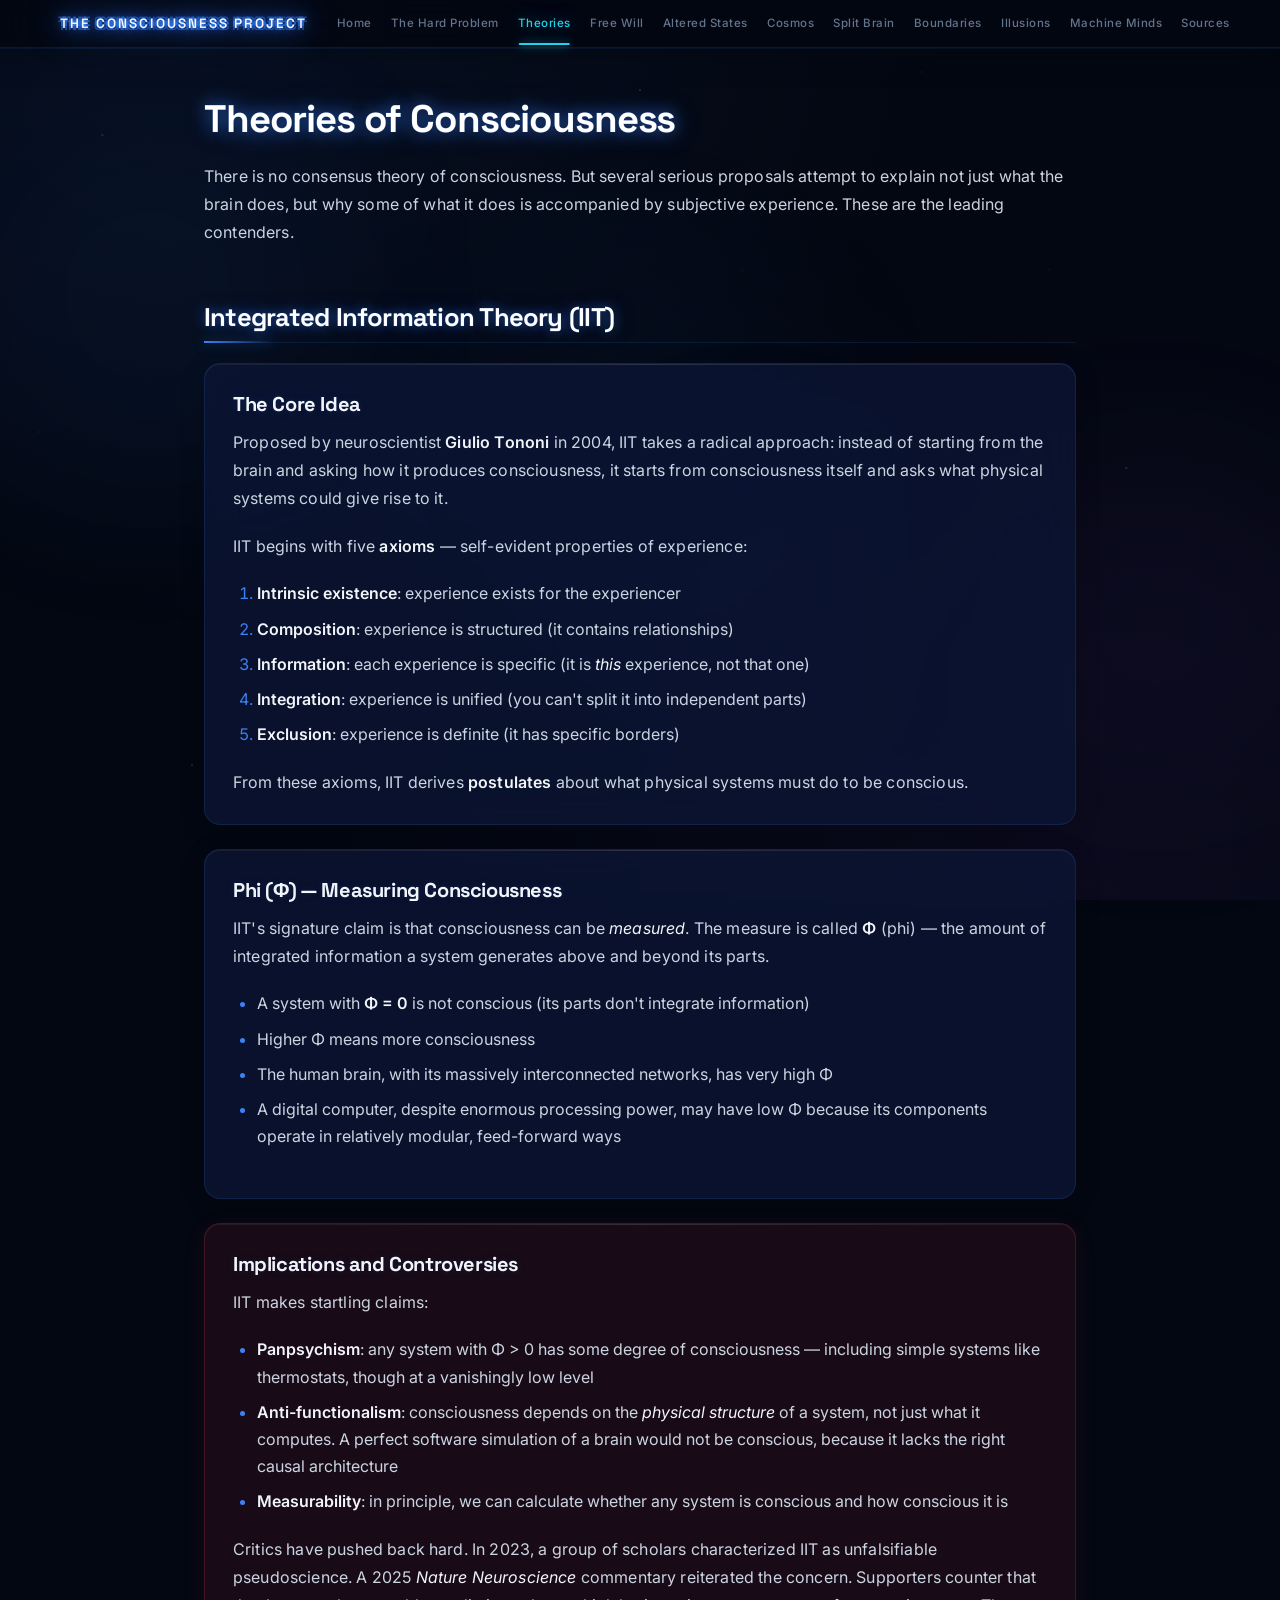
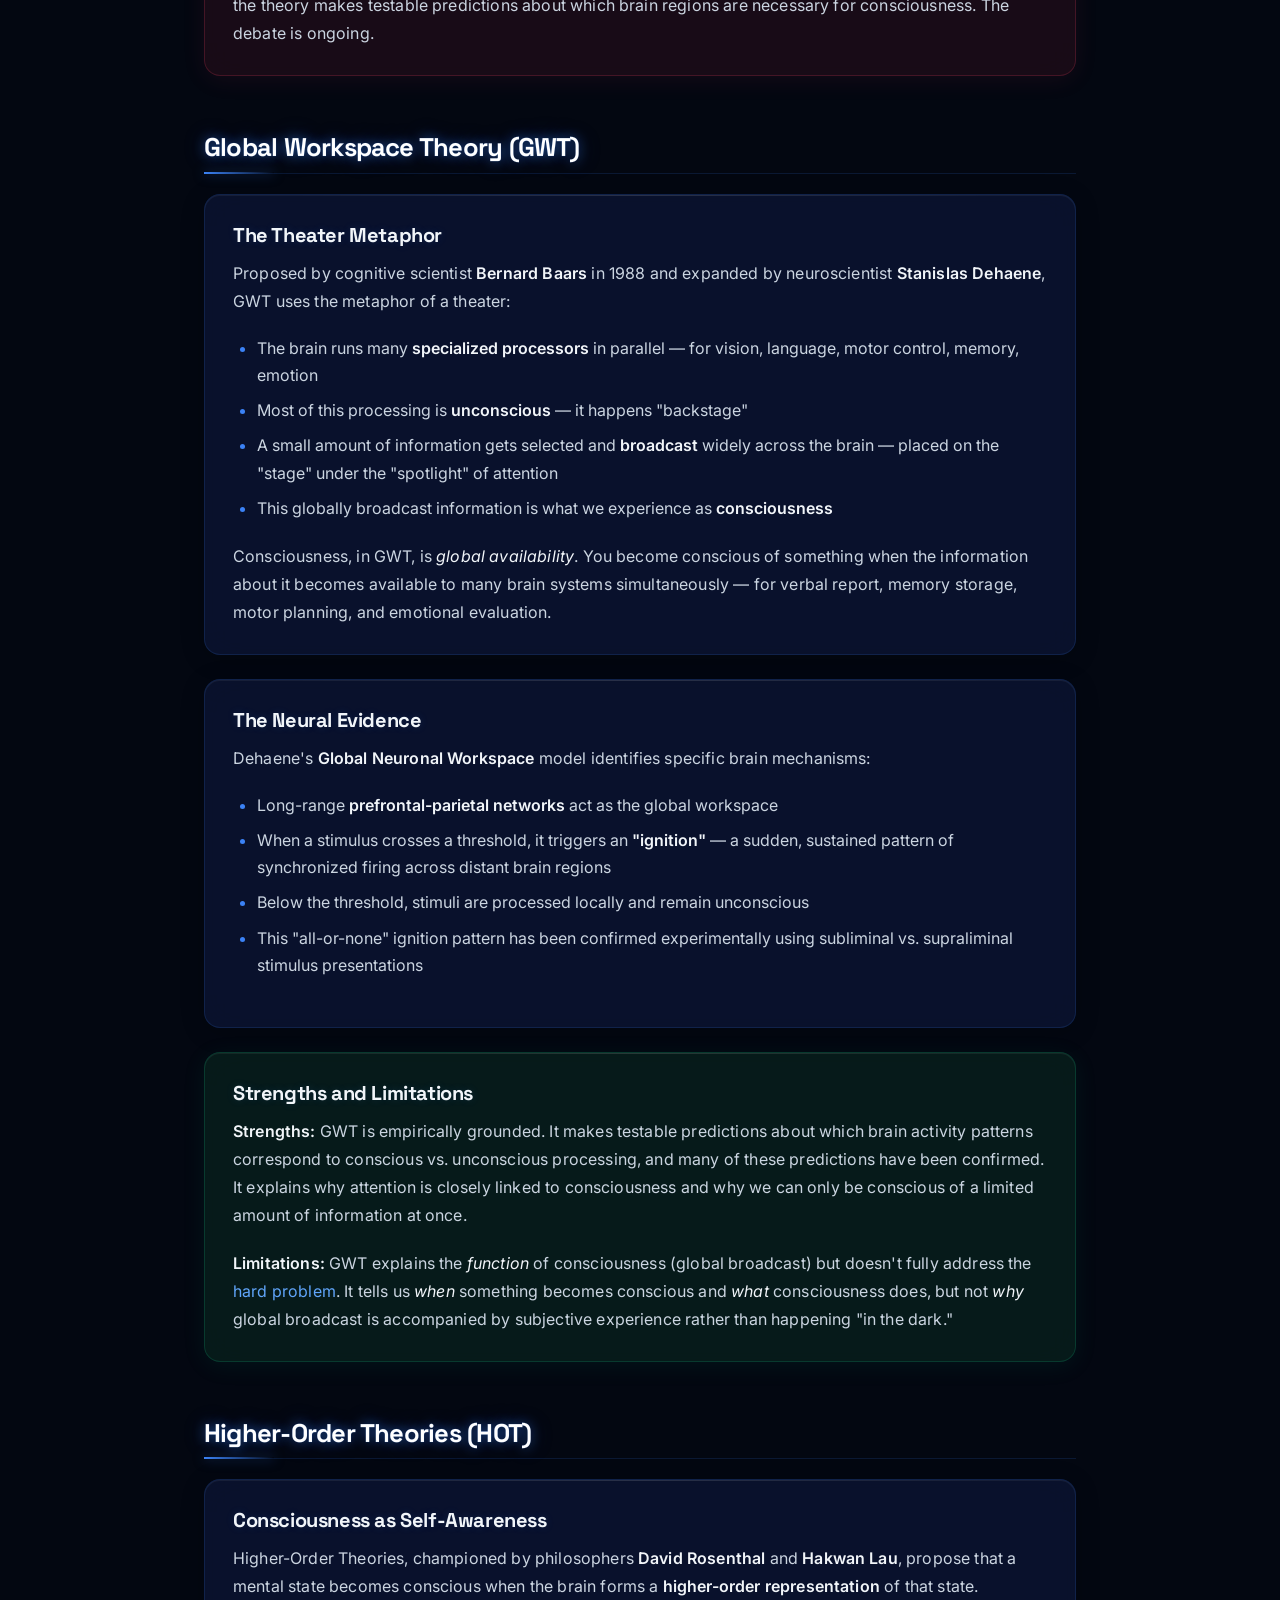
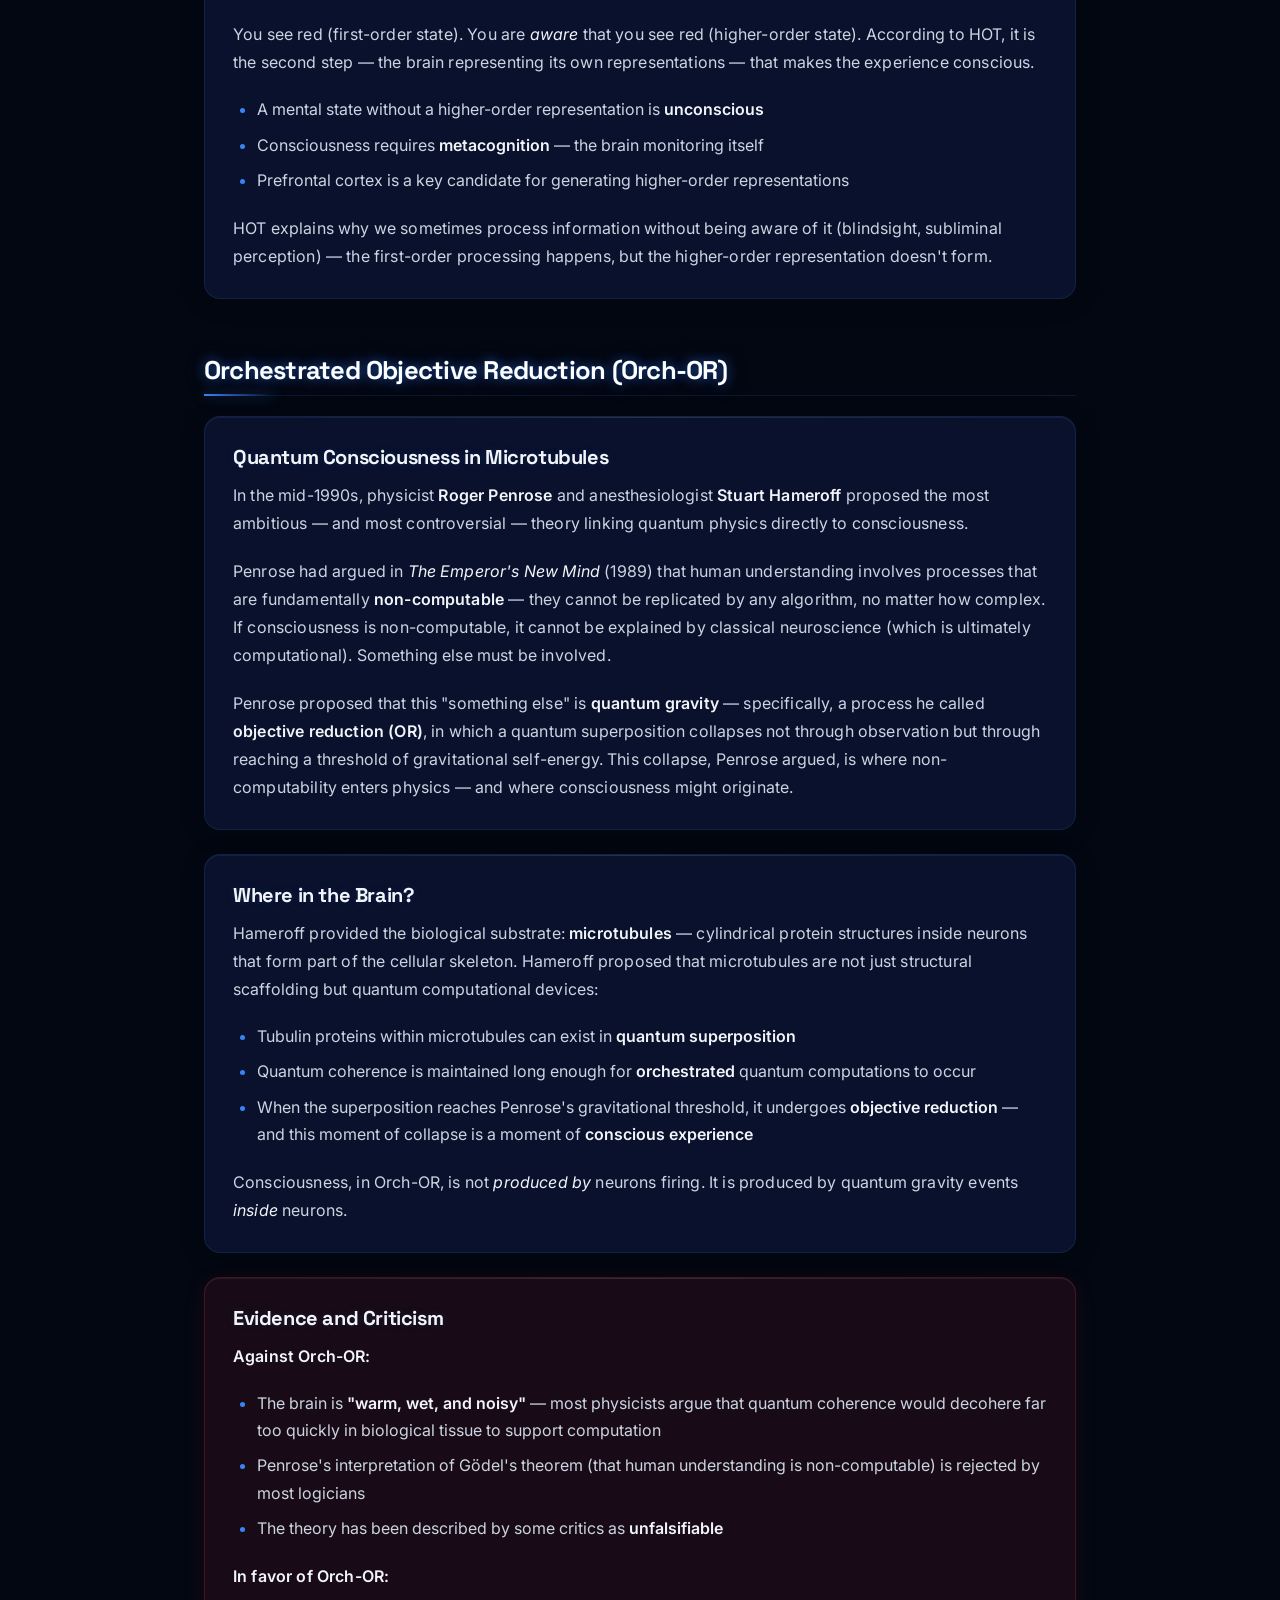
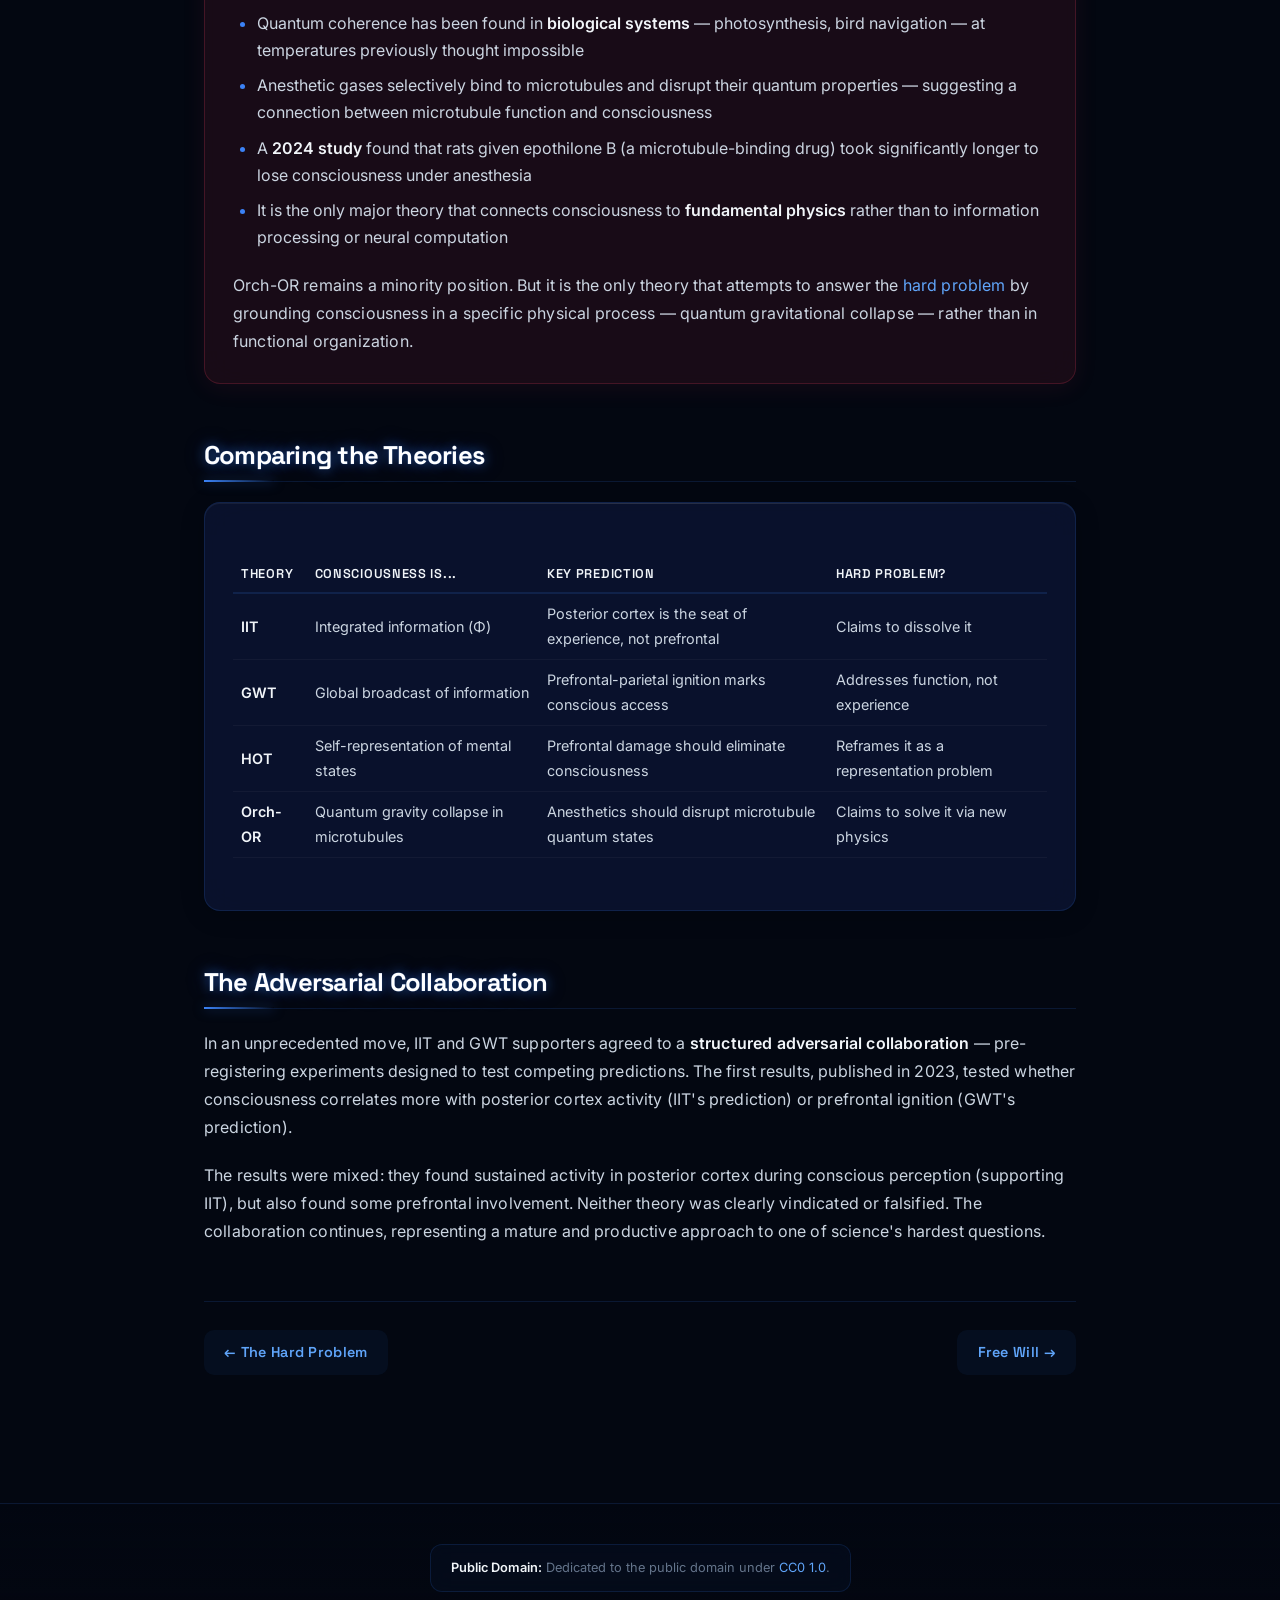
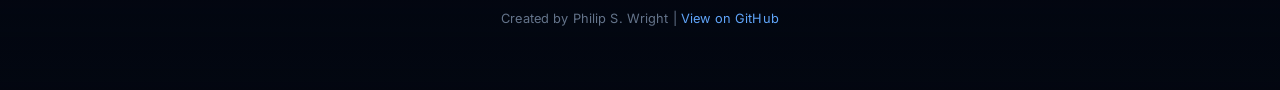
<file: theories.html>
<!DOCTYPE html>
<html lang="en">
<head>
  <meta charset="UTF-8">
  <meta name="viewport" content="width=device-width, initial-scale=1.0">
  <title>Theories of Consciousness | The Consciousness Project</title>
  <meta name="description" content="Leading scientific theories of consciousness — Integrated Information Theory, Global Workspace Theory, and Higher-Order Theories.">
  <link rel="stylesheet" href="style.css?v=1.2">
</head>
<body>
  <!-- Floating orbs -->
  <div class="orb orb-1"></div>
  <div class="orb orb-2"></div>
  <div class="orb orb-3"></div>
  <nav>
    <div class="nav-inner">
      <a href="index.html" class="site-title">The Consciousness Project</a>
      <button class="nav-toggle" aria-label="Toggle navigation menu">
        <span></span>
        <span></span>
        <span></span>
      </button>
      <a href="index.html">Home</a>
      <a href="hard-problem.html">The Hard Problem</a>
      <a href="theories.html" class="active">Theories</a>
      <a href="free-will.html">Free Will</a>
      <a href="altered-states.html">Altered States</a>
      <a href="cosmos.html">Cosmos</a>
      <a href="split-brain.html">Split Brain</a>
      <a href="boundaries.html">Boundaries</a>
      <a href="illusions.html">Illusions</a>
      <a href="machine-minds.html">Machine Minds</a>
      <a href="sources.html">Sources</a>
    </div>
  </nav>

  <div class="container">
    <h1>Theories of Consciousness</h1>

    <p>There is no consensus theory of consciousness. But several serious proposals attempt to explain not just what the brain does, but why some of what it does is accompanied by subjective experience. These are the leading contenders.</p>

    <!-- ==================== IIT ==================== -->

    <h2>Integrated Information Theory (IIT)</h2>

    <div class="card animate-on-scroll">
      <h3>The Core Idea</h3>
      <p>Proposed by neuroscientist <strong>Giulio Tononi</strong> in 2004, IIT takes a radical approach: instead of starting from the brain and asking how it produces consciousness, it starts from consciousness itself and asks what physical systems could give rise to it.</p>
      <p>IIT begins with five <strong>axioms</strong> &mdash; self-evident properties of experience:</p>
      <ol>
        <li><strong>Intrinsic existence</strong>: experience exists for the experiencer</li>
        <li><strong>Composition</strong>: experience is structured (it contains relationships)</li>
        <li><strong>Information</strong>: each experience is specific (it is <em>this</em> experience, not that one)</li>
        <li><strong>Integration</strong>: experience is unified (you can't split it into independent parts)</li>
        <li><strong>Exclusion</strong>: experience is definite (it has specific borders)</li>
      </ol>
      <p>From these axioms, IIT derives <strong>postulates</strong> about what physical systems must do to be conscious.</p>
    </div>

    <div class="card animate-on-scroll">
      <h3>Phi (&Phi;) &mdash; Measuring Consciousness</h3>
      <p>IIT's signature claim is that consciousness can be <em>measured</em>. The measure is called <strong>&Phi;</strong> (phi) &mdash; the amount of integrated information a system generates above and beyond its parts.</p>
      <ul>
        <li>A system with <strong>&Phi; = 0</strong> is not conscious (its parts don't integrate information)</li>
        <li>Higher &Phi; means more consciousness</li>
        <li>The human brain, with its massively interconnected networks, has very high &Phi;</li>
        <li>A digital computer, despite enormous processing power, may have low &Phi; because its components operate in relatively modular, feed-forward ways</li>
      </ul>
    </div>

    <div class="card highlight animate-on-scroll">
      <h3>Implications and Controversies</h3>
      <p>IIT makes startling claims:</p>
      <ul>
        <li><strong>Panpsychism</strong>: any system with &Phi; > 0 has some degree of consciousness &mdash; including simple systems like thermostats, though at a vanishingly low level</li>
        <li><strong>Anti-functionalism</strong>: consciousness depends on the <em>physical structure</em> of a system, not just what it computes. A perfect software simulation of a brain would not be conscious, because it lacks the right causal architecture</li>
        <li><strong>Measurability</strong>: in principle, we can calculate whether any system is conscious and how conscious it is</li>
      </ul>
      <p>Critics have pushed back hard. In 2023, a group of scholars characterized IIT as unfalsifiable pseudoscience. A 2025 <em>Nature Neuroscience</em> commentary reiterated the concern. Supporters counter that the theory makes testable predictions about which brain regions are necessary for consciousness. The debate is ongoing.</p>
    </div>

    <!-- ==================== GWT ==================== -->

    <h2>Global Workspace Theory (GWT)</h2>

    <div class="card animate-on-scroll">
      <h3>The Theater Metaphor</h3>
      <p>Proposed by cognitive scientist <strong>Bernard Baars</strong> in 1988 and expanded by neuroscientist <strong>Stanislas Dehaene</strong>, GWT uses the metaphor of a theater:</p>
      <ul>
        <li>The brain runs many <strong>specialized processors</strong> in parallel &mdash; for vision, language, motor control, memory, emotion</li>
        <li>Most of this processing is <strong>unconscious</strong> &mdash; it happens "backstage"</li>
        <li>A small amount of information gets selected and <strong>broadcast</strong> widely across the brain &mdash; placed on the "stage" under the "spotlight" of attention</li>
        <li>This globally broadcast information is what we experience as <strong>consciousness</strong></li>
      </ul>
      <p>Consciousness, in GWT, is <em>global availability</em>. You become conscious of something when the information about it becomes available to many brain systems simultaneously &mdash; for verbal report, memory storage, motor planning, and emotional evaluation.</p>
    </div>

    <div class="card animate-on-scroll">
      <h3>The Neural Evidence</h3>
      <p>Dehaene's <strong>Global Neuronal Workspace</strong> model identifies specific brain mechanisms:</p>
      <ul>
        <li>Long-range <strong>prefrontal-parietal networks</strong> act as the global workspace</li>
        <li>When a stimulus crosses a threshold, it triggers an <strong>"ignition"</strong> &mdash; a sudden, sustained pattern of synchronized firing across distant brain regions</li>
        <li>Below the threshold, stimuli are processed locally and remain unconscious</li>
        <li>This "all-or-none" ignition pattern has been confirmed experimentally using subliminal vs. supraliminal stimulus presentations</li>
      </ul>
    </div>

    <div class="card green animate-on-scroll">
      <h3>Strengths and Limitations</h3>
      <p><strong>Strengths:</strong> GWT is empirically grounded. It makes testable predictions about which brain activity patterns correspond to conscious vs. unconscious processing, and many of these predictions have been confirmed. It explains why attention is closely linked to consciousness and why we can only be conscious of a limited amount of information at once.</p>
      <p><strong>Limitations:</strong> GWT explains the <em>function</em> of consciousness (global broadcast) but doesn't fully address the <a href="hard-problem.html">hard problem</a>. It tells us <em>when</em> something becomes conscious and <em>what</em> consciousness does, but not <em>why</em> global broadcast is accompanied by subjective experience rather than happening "in the dark."</p>
    </div>

    <!-- ==================== HOT ==================== -->

    <h2>Higher-Order Theories (HOT)</h2>

    <div class="card animate-on-scroll">
      <h3>Consciousness as Self-Awareness</h3>
      <p>Higher-Order Theories, championed by philosophers <strong>David Rosenthal</strong> and <strong>Hakwan Lau</strong>, propose that a mental state becomes conscious when the brain forms a <strong>higher-order representation</strong> of that state.</p>
      <p>You see red (first-order state). You are <em>aware</em> that you see red (higher-order state). According to HOT, it is the second step &mdash; the brain representing its own representations &mdash; that makes the experience conscious.</p>
      <ul>
        <li>A mental state without a higher-order representation is <strong>unconscious</strong></li>
        <li>Consciousness requires <strong>metacognition</strong> &mdash; the brain monitoring itself</li>
        <li>Prefrontal cortex is a key candidate for generating higher-order representations</li>
      </ul>
      <p>HOT explains why we sometimes process information without being aware of it (blindsight, subliminal perception) &mdash; the first-order processing happens, but the higher-order representation doesn't form.</p>
    </div>

    <!-- ==================== Comparison ==================== -->

    <!-- ==================== ORCH-OR ==================== -->

    <h2>Orchestrated Objective Reduction (Orch-OR)</h2>

    <div class="card animate-on-scroll">
      <h3>Quantum Consciousness in Microtubules</h3>
      <p>In the mid-1990s, physicist <strong>Roger Penrose</strong> and anesthesiologist <strong>Stuart Hameroff</strong> proposed the most ambitious &mdash; and most controversial &mdash; theory linking quantum physics directly to consciousness.</p>
      <p>Penrose had argued in <em>The Emperor's New Mind</em> (1989) that human understanding involves processes that are fundamentally <strong>non-computable</strong> &mdash; they cannot be replicated by any algorithm, no matter how complex. If consciousness is non-computable, it cannot be explained by classical neuroscience (which is ultimately computational). Something else must be involved.</p>
      <p>Penrose proposed that this "something else" is <strong>quantum gravity</strong> &mdash; specifically, a process he called <strong>objective reduction (OR)</strong>, in which a quantum superposition collapses not through observation but through reaching a threshold of gravitational self-energy. This collapse, Penrose argued, is where non-computability enters physics &mdash; and where consciousness might originate.</p>
    </div>

    <div class="card animate-on-scroll">
      <h3>Where in the Brain?</h3>
      <p>Hameroff provided the biological substrate: <strong>microtubules</strong> &mdash; cylindrical protein structures inside neurons that form part of the cellular skeleton. Hameroff proposed that microtubules are not just structural scaffolding but quantum computational devices:</p>
      <ul>
        <li>Tubulin proteins within microtubules can exist in <strong>quantum superposition</strong></li>
        <li>Quantum coherence is maintained long enough for <strong>orchestrated</strong> quantum computations to occur</li>
        <li>When the superposition reaches Penrose's gravitational threshold, it undergoes <strong>objective reduction</strong> &mdash; and this moment of collapse is a moment of <strong>conscious experience</strong></li>
      </ul>
      <p>Consciousness, in Orch-OR, is not <em>produced by</em> neurons firing. It is produced by quantum gravity events <em>inside</em> neurons.</p>
    </div>

    <div class="card highlight animate-on-scroll">
      <h3>Evidence and Criticism</h3>
      <p><strong>Against Orch-OR:</strong></p>
      <ul>
        <li>The brain is <strong>"warm, wet, and noisy"</strong> &mdash; most physicists argue that quantum coherence would decohere far too quickly in biological tissue to support computation</li>
        <li>Penrose's interpretation of G&ouml;del's theorem (that human understanding is non-computable) is rejected by most logicians</li>
        <li>The theory has been described by some critics as <strong>unfalsifiable</strong></li>
      </ul>
      <p><strong>In favor of Orch-OR:</strong></p>
      <ul>
        <li>Quantum coherence has been found in <strong>biological systems</strong> &mdash; photosynthesis, bird navigation &mdash; at temperatures previously thought impossible</li>
        <li>Anesthetic gases selectively bind to microtubules and disrupt their quantum properties &mdash; suggesting a connection between microtubule function and consciousness</li>
        <li>A <strong>2024 study</strong> found that rats given epothilone B (a microtubule-binding drug) took significantly longer to lose consciousness under anesthesia</li>
        <li>It is the only major theory that connects consciousness to <strong>fundamental physics</strong> rather than to information processing or neural computation</li>
      </ul>
      <p>Orch-OR remains a minority position. But it is the only theory that attempts to answer the <a href="hard-problem.html">hard problem</a> by grounding consciousness in a specific physical process &mdash; quantum gravitational collapse &mdash; rather than in functional organization.</p>
    </div>

    <h2>Comparing the Theories</h2>

    <div class="card animate-on-scroll">
      <table style="width:100%; border-collapse:collapse; font-size:0.9rem;">
        <thead>
          <tr style="border-bottom:2px solid var(--blue-pale);">
            <th style="text-align:left; padding:0.5rem;">Theory</th>
            <th style="text-align:left; padding:0.5rem;">Consciousness is...</th>
            <th style="text-align:left; padding:0.5rem;">Key prediction</th>
            <th style="text-align:left; padding:0.5rem;">Hard problem?</th>
          </tr>
        </thead>
        <tbody>
          <tr style="border-bottom:1px solid #eee;">
            <td style="padding:0.5rem;" data-label="Theory"><strong>IIT</strong></td>
            <td style="padding:0.5rem;" data-label="Consciousness is...">Integrated information (&Phi;)</td>
            <td style="padding:0.5rem;" data-label="Key prediction">Posterior cortex is the seat of experience, not prefrontal</td>
            <td style="padding:0.5rem;" data-label="Hard problem?">Claims to dissolve it</td>
          </tr>
          <tr style="border-bottom:1px solid #eee;">
            <td style="padding:0.5rem;" data-label="Theory"><strong>GWT</strong></td>
            <td style="padding:0.5rem;" data-label="Consciousness is...">Global broadcast of information</td>
            <td style="padding:0.5rem;" data-label="Key prediction">Prefrontal-parietal ignition marks conscious access</td>
            <td style="padding:0.5rem;" data-label="Hard problem?">Addresses function, not experience</td>
          </tr>
          <tr style="border-bottom:1px solid #eee;">
            <td style="padding:0.5rem;" data-label="Theory"><strong>HOT</strong></td>
            <td style="padding:0.5rem;" data-label="Consciousness is...">Self-representation of mental states</td>
            <td style="padding:0.5rem;" data-label="Key prediction">Prefrontal damage should eliminate consciousness</td>
            <td style="padding:0.5rem;" data-label="Hard problem?">Reframes it as a representation problem</td>
          </tr>
          <tr>
            <td style="padding:0.5rem;" data-label="Theory"><strong>Orch-OR</strong></td>
            <td style="padding:0.5rem;" data-label="Consciousness is...">Quantum gravity collapse in microtubules</td>
            <td style="padding:0.5rem;" data-label="Key prediction">Anesthetics should disrupt microtubule quantum states</td>
            <td style="padding:0.5rem;" data-label="Hard problem?">Claims to solve it via new physics</td>
          </tr>
        </tbody>
      </table>
    </div>

    <h2>The Adversarial Collaboration</h2>

    <p>In an unprecedented move, IIT and GWT supporters agreed to a <strong>structured adversarial collaboration</strong> &mdash; pre-registering experiments designed to test competing predictions. The first results, published in 2023, tested whether consciousness correlates more with posterior cortex activity (IIT's prediction) or prefrontal ignition (GWT's prediction).</p>

    <p>The results were mixed: they found sustained activity in posterior cortex during conscious perception (supporting IIT), but also found some prefrontal involvement. Neither theory was clearly vindicated or falsified. The collaboration continues, representing a mature and productive approach to one of science's hardest questions.</p>

    <div class="page-nav">
      <a href="hard-problem.html">&larr; The Hard Problem</a>
      <a href="free-will.html">Free Will &rarr;</a>
    </div>
  </div>

  <footer>
    <div class="license-box">
      <strong>Public Domain:</strong> Dedicated to the public domain under <a href="https://creativecommons.org/publicdomain/zero/1.0/" target="_blank" rel="noopener">CC0 1.0</a>.
    </div>
    <p>Created by Philip S. Wright | <a href="https://github.com/pdubbbbbs/jim-twins-project">View on GitHub</a></p>
  </footer>
  <script src="animations.js?v=1.2"></script>
</body>
</html>
</file>
<file: style.css>
/* ============================================
   The Consciousness Project — Premium Dark Theme
   ============================================ */

@import url('https://fonts.googleapis.com/css2?family=Space+Grotesk:wght@400;500;600;700&family=Inter:wght@300;400;500;600;700&display=swap');

*, *::before, *::after {
  box-sizing: border-box;
  margin: 0;
  padding: 0;
}

:root {
  --bg-deep: #030711;
  --bg: #0a1128;
  --bg-card: rgba(12, 22, 52, 0.75);
  --bg-card-hover: rgba(18, 32, 72, 0.85);

  --blue: #3b82f6;
  --blue-bright: #60a5fa;
  --blue-dim: #1d4ed8;
  --cyan: #22d3ee;
  --purple: #a855f7;
  --accent: #f43f5e;
  --green: #10b981;
  --amber: #f59e0b;
  --indigo: #6366f1;
  --rose: #f43f5e;

  --text: #cbd5e1;
  --text-bright: #f1f5f9;
  --text-dim: #64748b;

  --border: rgba(59, 130, 246, 0.15);
  --border-bright: rgba(59, 130, 246, 0.35);
  --glass: rgba(255, 255, 255, 0.03);
  --glass-strong: rgba(255, 255, 255, 0.06);

  --radius: 16px;
}

html {
  scroll-behavior: smooth;
  scroll-padding-top: 80px;
}

body {
  font-family: 'Inter', -apple-system, BlinkMacSystemFont, "Segoe UI", sans-serif;
  font-weight: 400;
  line-height: 1.7;
  color: var(--text);
  background-color: var(--bg-deep);
  background-image:
    radial-gradient(ellipse at 15% 0%, rgba(59, 130, 246, 0.07) 0%, transparent 50%),
    radial-gradient(ellipse at 85% 100%, rgba(168, 85, 247, 0.05) 0%, transparent 50%);
  background-attachment: fixed;
  min-height: 100vh;
  -webkit-font-smoothing: antialiased;
  -moz-osx-font-smoothing: grayscale;
  text-rendering: optimizeLegibility;
  font-feature-settings: "kern" 1, "liga" 1;
  overflow-x: hidden;
}

/* === Ambient Starfield === */
body::before {
  content: '';
  position: fixed;
  inset: 0;
  pointer-events: none;
  z-index: 0;
  background-image:
    radial-gradient(1.5px 1.5px at 8% 15%, rgba(59, 130, 246, 0.4), transparent),
    radial-gradient(1px 1px at 25% 60%, rgba(168, 85, 247, 0.3), transparent),
    radial-gradient(1.5px 1.5px at 50% 10%, rgba(96, 165, 250, 0.35), transparent),
    radial-gradient(1px 1px at 65% 75%, rgba(59, 130, 246, 0.3), transparent),
    radial-gradient(1px 1px at 82% 30%, rgba(168, 85, 247, 0.25), transparent),
    radial-gradient(1.5px 1.5px at 15% 85%, rgba(96, 165, 250, 0.3), transparent),
    radial-gradient(1px 1px at 42% 42%, rgba(59, 130, 246, 0.2), transparent),
    radial-gradient(1.5px 1.5px at 88% 52%, rgba(96, 165, 250, 0.3), transparent),
    radial-gradient(1px 1px at 3% 48%, rgba(168, 85, 247, 0.25), transparent),
    radial-gradient(1px 1px at 58% 30%, rgba(59, 130, 246, 0.2), transparent),
    radial-gradient(1px 1px at 72% 8%, rgba(168, 85, 247, 0.25), transparent),
    radial-gradient(1.5px 1.5px at 35% 78%, rgba(96, 165, 250, 0.25), transparent);
  animation: starfield 30s ease-in-out infinite alternate;
}

body::after {
  content: '';
  position: fixed;
  inset: 0;
  pointer-events: none;
  z-index: 0;
  background: radial-gradient(800px circle at var(--mouse-x, 50%) var(--mouse-y, 50%),
    rgba(59, 130, 246, 0.04), transparent 40%);
}

@keyframes starfield {
  0% { opacity: 0.4; transform: translateY(0); }
  100% { opacity: 1; transform: translateY(-20px); }
}

/* === Floating Orbs === */
.orb {
  position: fixed;
  border-radius: 50%;
  pointer-events: none;
  z-index: 0;
  filter: blur(100px);
  opacity: 0.5;
}

.orb-1 {
  width: 500px;
  height: 500px;
  background: radial-gradient(circle, rgba(59, 130, 246, 0.2), transparent 70%);
  top: 5%;
  left: -8%;
  animation: orbFloat1 22s ease-in-out infinite;
}

.orb-2 {
  width: 450px;
  height: 450px;
  background: radial-gradient(circle, rgba(168, 85, 247, 0.15), transparent 70%);
  bottom: 5%;
  right: -8%;
  animation: orbFloat2 28s ease-in-out infinite;
}

.orb-3 {
  width: 350px;
  height: 350px;
  background: radial-gradient(circle, rgba(96, 165, 250, 0.12), transparent 70%);
  top: 45%;
  left: 45%;
  animation: orbFloat3 20s ease-in-out infinite;
}

@keyframes orbFloat1 {
  0%, 100% { transform: translate(0, 0); }
  33% { transform: translate(50px, 40px); }
  66% { transform: translate(-30px, 60px); }
}

@keyframes orbFloat2 {
  0%, 100% { transform: translate(0, 0); }
  33% { transform: translate(-40px, -50px); }
  66% { transform: translate(25px, -25px); }
}

@keyframes orbFloat3 {
  0%, 100% { transform: translate(-50%, -50%); }
  33% { transform: translate(-42%, -58%); }
  66% { transform: translate(-58%, -42%); }
}

/* ============================================
   NAVIGATION — Glass morphism
   ============================================ */
nav {
  background: rgba(3, 7, 17, 0.92);
  backdrop-filter: blur(24px) saturate(1.8);
  -webkit-backdrop-filter: blur(24px) saturate(1.8);
  position: sticky;
  top: 0;
  z-index: 9999;
  border-bottom: 1px solid rgba(59, 130, 246, 0.15);
  box-shadow:
    0 1px 0 rgba(59, 130, 246, 0.08),
    0 4px 30px rgba(0, 0, 0, 0.5),
    0 0 50px rgba(59, 130, 246, 0.06);
}

nav .nav-inner {
  max-width: 1200px;
  margin: 0 auto;
  display: flex;
  align-items: center;
  flex-wrap: wrap;
}

/* === GLOWING SITE TITLE — matches bluetoothdefense brand-text-glow === */
nav .site-title {
  color: #fff;
  font-family: 'Space Grotesk', sans-serif;
  font-size: 0.85rem;
  font-weight: 700;
  padding: 0.75rem 1.25rem;
  text-decoration: none;
  letter-spacing: 2px;
  text-transform: uppercase;
  text-shadow:
    0 0 10px #3b82f6cc,
    0 0 20px #3b82f699,
    0 0 30px #3b82f666,
    0 0 40px #3b82f64d,
    -2px -2px 0 #3b82f680,
    2px -2px 0 #3b82f680,
    -2px 2px 0 #3b82f680,
    2px 2px 0 #3b82f680,
    0 4px 15px rgba(0, 0, 0, 0.3);
  -webkit-text-stroke: 0.5px rgba(59, 130, 246, 0.5);
  filter: drop-shadow(0 0 15px rgba(59, 130, 246, 0.5));
  transition: all 0.3s;
}

nav .site-title:hover {
  filter: drop-shadow(0 0 25px rgba(59, 130, 246, 0.7));
  text-shadow:
    0 0 12px #3b82f6ee,
    0 0 25px #3b82f6bb,
    0 0 40px #3b82f688,
    0 0 60px #3b82f655,
    -2px -2px 0 #3b82f6aa,
    2px -2px 0 #3b82f6aa,
    -2px 2px 0 #3b82f6aa,
    2px 2px 0 #3b82f6aa;
}

nav a {
  color: var(--text-dim);
  text-decoration: none;
  padding: 0.7rem 0.6rem;
  font-size: 0.72rem;
  font-weight: 500;
  letter-spacing: 0.5px;
  transition: color 0.3s, text-shadow 0.3s;
  position: relative;
}

nav a:hover {
  color: var(--blue-bright);
  text-shadow: 0 0 15px rgba(59, 130, 246, 0.5);
}

nav a.active {
  color: var(--cyan);
  text-shadow: 0 0 18px rgba(34, 211, 238, 0.6);
}

nav a.active::after {
  content: '';
  position: absolute;
  bottom: 0;
  left: 50%;
  transform: translateX(-50%);
  width: 70%;
  height: 2px;
  background: var(--cyan);
  box-shadow: 0 0 10px rgba(34, 211, 238, 0.7);
  border-radius: 1px;
}

/* ============================================
   LAYOUT
   ============================================ */
.container {
  max-width: 920px;
  margin: 0 auto;
  padding: 3rem 1.5rem 4rem;
  position: relative;
  z-index: 1;
}

/* ============================================
   HERO — dramatic, 3D, cinematic
   ============================================ */
.hero {
  background:
    linear-gradient(135deg, #030711 0%, #0c1a3d 35%, #15083a 60%, #0a1128 100%);
  color: #fff;
  padding: 7rem 1.5rem 6rem;
  text-align: center;
  position: relative;
  overflow: hidden;
  z-index: 1;
}

.hero::before {
  content: '';
  position: absolute;
  top: -60%;
  left: -60%;
  width: 220%;
  height: 220%;
  background:
    radial-gradient(circle at 25% 35%, rgba(59, 130, 246, 0.15) 0%, transparent 40%),
    radial-gradient(circle at 75% 65%, rgba(168, 85, 247, 0.12) 0%, transparent 40%),
    radial-gradient(circle at 50% 85%, rgba(96, 165, 250, 0.08) 0%, transparent 30%);
  animation: heroGlow 12s ease-in-out infinite alternate;
}

.hero::after {
  content: '';
  position: absolute;
  bottom: 0;
  left: 0;
  right: 0;
  height: 150px;
  background: linear-gradient(to top, var(--bg-deep), transparent);
  z-index: 2;
}

@keyframes heroGlow {
  0% { transform: translate(0, 0) scale(1) rotate(0deg); }
  100% { transform: translate(-4%, 4%) scale(1.1) rotate(1.5deg); }
}

/* === AUTHOR NAME — the lead of this project === */
.hero .author-name {
  font-family: 'Space Grotesk', sans-serif;
  font-size: 1.6rem;
  font-weight: 600;
  letter-spacing: 8px;
  text-transform: uppercase;
  line-height: 1;
  color: #fff;
  margin: 0 0 0.75rem;
  position: relative;
  z-index: 3;
  text-shadow:
    0 0 10px #3b82f6cc,
    0 0 20px #3b82f688,
    0 0 35px #3b82f644,
    0 3px 10px rgba(0, 0, 0, 0.4);
  -webkit-text-stroke: 0.4px rgba(59, 130, 246, 0.35);
  filter: drop-shadow(0 0 12px rgba(59, 130, 246, 0.35));
  animation: fadeSlideUp 0.85s ease-out both;
  border-bottom: none;
  padding-bottom: 0;
}

.hero .author-name::after { display: none; }

/* "presents" connector */
.hero .presents {
  font-family: 'Inter', sans-serif;
  font-size: 0.75rem;
  font-weight: 300;
  font-style: italic;
  letter-spacing: 5px;
  text-transform: lowercase;
  color: rgba(148, 163, 184, 0.5);
  margin: 0 0 1.75rem;
  position: relative;
  z-index: 3;
  animation: fadeSlideUp 0.85s ease-out 0.06s both;
}

/* Project title */
.hero .project-title {
  font-family: 'Space Grotesk', sans-serif;
  font-size: 3.4rem;
  font-weight: 700;
  letter-spacing: -2px;
  line-height: 1.1;
  color: #fff;
  margin: 0 0 1.25rem;
  position: relative;
  z-index: 3;
  text-shadow:
    0 0 10px #3b82f6cc,
    0 0 25px #3b82f699,
    0 0 50px #3b82f655,
    0 0 80px #3b82f633,
    0 4px 12px rgba(0, 0, 0, 0.5);
  -webkit-text-stroke: 0.5px rgba(59, 130, 246, 0.4);
  filter: drop-shadow(0 0 20px rgba(59, 130, 246, 0.4));
  border-bottom: none;
  padding-bottom: 0;
  animation: fadeSlideUp 0.9s ease-out 0.12s both;
}

.hero .project-title::after { display: none; }

/* Badge */
.hero .badge {
  display: inline-flex;
  align-items: center;
  gap: 0.5rem;
  font-family: 'Space Grotesk', sans-serif;
  font-size: 0.7rem;
  letter-spacing: 2.5px;
  text-transform: uppercase;
  color: var(--blue-bright);
  margin-bottom: 2rem;
  position: relative;
  z-index: 3;
  background: rgba(59, 130, 246, 0.08);
  border: 1px solid rgba(59, 130, 246, 0.2);
  padding: 0.45rem 1.4rem;
  border-radius: 100px;
  backdrop-filter: blur(8px);
  animation: fadeSlideUp 0.8s ease-out 0.05s both;
}

.hero .badge::before {
  content: '';
  width: 7px;
  height: 7px;
  background: var(--cyan);
  border-radius: 50%;
  animation: statusPulse 2s ease-in-out infinite;
  box-shadow: 0 0 10px rgba(34, 211, 238, 0.7);
}

@keyframes statusPulse {
  0%, 100% { opacity: 1; transform: scale(1); }
  50% { opacity: 0.3; transform: scale(0.7); }
}

/* === HERO TITLE — heavy 3D glow === */
.hero h1 {
  font-family: 'Space Grotesk', sans-serif;
  font-size: 3.8rem;
  font-weight: 700;
  margin-bottom: 1.25rem;
  letter-spacing: -2px;
  line-height: 1.1;
  color: #fff;
  text-shadow:
    0 0 10px #3b82f6cc,
    0 0 25px #3b82f699,
    0 0 50px #3b82f655,
    0 0 80px #3b82f633,
    0 4px 12px rgba(0, 0, 0, 0.5);
  -webkit-text-stroke: 0.5px rgba(59, 130, 246, 0.4);
  filter: drop-shadow(0 0 20px rgba(59, 130, 246, 0.4));
  position: relative;
  z-index: 3;
  animation: fadeSlideUp 0.9s ease-out 0.1s both;
}

.hero .subtitle {
  font-size: 1.3rem;
  font-weight: 300;
  font-style: italic;
  max-width: 650px;
  margin: 0 auto;
  position: relative;
  z-index: 3;
  color: var(--text);
  line-height: 1.8;
  letter-spacing: 0.02em;
  animation: fadeSlideUp 0.9s ease-out 0.2s both;
}

.hero .hero-cta {
  margin-top: 3rem;
  position: relative;
  z-index: 3;
  animation: fadeSlideUp 0.9s ease-out 0.35s both;
}

.hero .hero-cta a {
  display: inline-flex;
  align-items: center;
  gap: 0.6rem;
  font-family: 'Space Grotesk', sans-serif;
  background: linear-gradient(135deg, var(--blue), var(--blue-dim));
  color: #fff;
  padding: 0.9rem 2.4rem;
  border-radius: 100px;
  font-weight: 600;
  font-size: 0.9rem;
  letter-spacing: 0.8px;
  text-decoration: none;
  text-transform: uppercase;
  border: 1px solid rgba(59, 130, 246, 0.4);
  box-shadow:
    0 0 25px rgba(59, 130, 246, 0.3),
    0 4px 20px rgba(0, 0, 0, 0.4),
    inset 0 1px 0 rgba(255, 255, 255, 0.1);
  transition: all 0.35s cubic-bezier(0.16, 1, 0.3, 1);
}

.hero .hero-cta a:hover {
  transform: translateY(-3px) scale(1.02);
  box-shadow:
    0 0 40px rgba(59, 130, 246, 0.45),
    0 8px 30px rgba(0, 0, 0, 0.4),
    inset 0 1px 0 rgba(255, 255, 255, 0.15);
  text-shadow: none;
}

/* ============================================
   ENTRANCE ANIMATIONS
   ============================================ */
@keyframes fadeSlideUp {
  0% { opacity: 0; transform: translateY(30px); filter: blur(8px); }
  100% { opacity: 1; transform: translateY(0); filter: blur(0); }
}

.animate-on-scroll {
  opacity: 0;
  transform: translateY(35px);
  filter: blur(6px);
  transition: all 0.8s cubic-bezier(0.16, 1, 0.3, 1);
}

.animate-on-scroll.visible {
  opacity: 1;
  transform: translateY(0);
  filter: blur(0);
}

.stagger-1 { transition-delay: 0.05s; }
.stagger-2 { transition-delay: 0.1s; }
.stagger-3 { transition-delay: 0.15s; }
.stagger-4 { transition-delay: 0.2s; }
.stagger-5 { transition-delay: 0.25s; }
.stagger-6 { transition-delay: 0.3s; }
.stagger-7 { transition-delay: 0.35s; }
.stagger-8 { transition-delay: 0.4s; }
.stagger-9 { transition-delay: 0.45s; }
.stagger-10 { transition-delay: 0.5s; }
.stagger-11 { transition-delay: 0.55s; }

/* ============================================
   TYPOGRAPHY — Space Grotesk headings, Inter body
   ============================================ */
h1, h2, h3 {
  font-family: 'Space Grotesk', sans-serif;
  color: var(--text-bright);
  line-height: 1.2;
  letter-spacing: -0.03em;
  font-weight: 700;
}

h1 {
  font-size: 2.4rem;
  margin-bottom: 1.25rem;
  color: #fff;
  text-shadow:
    0 0 15px rgba(59, 130, 246, 0.5),
    0 0 35px rgba(59, 130, 246, 0.2),
    0 3px 8px rgba(0, 0, 0, 0.4);
  -webkit-text-stroke: 0.3px rgba(59, 130, 246, 0.3);
  filter: drop-shadow(0 0 10px rgba(59, 130, 246, 0.25));
}

h2 {
  font-size: 1.6rem;
  margin: 3.5rem 0 1.25rem;
  padding-bottom: 0.6rem;
  border-bottom: 1px solid var(--border);
  color: #fff;
  text-shadow:
    0 0 12px rgba(59, 130, 246, 0.6),
    0 0 24px rgba(59, 130, 246, 0.25),
    0 2px 6px rgba(0, 0, 0, 0.3);
  -webkit-text-stroke: 0.3px rgba(59, 130, 246, 0.25);
  position: relative;
}

h2::after {
  content: '';
  position: absolute;
  bottom: -1px;
  left: 0;
  width: 70px;
  height: 2px;
  background: linear-gradient(to right, var(--blue), transparent);
  box-shadow: 0 0 12px rgba(59, 130, 246, 0.5);
}

h3 {
  font-size: 1.25rem;
  margin: 1.75rem 0 0.75rem;
  color: var(--text-bright);
  letter-spacing: -0.02em;
  text-shadow: 0 0 8px rgba(59, 130, 246, 0.15);
}

p {
  margin-bottom: 1.25rem;
  letter-spacing: 0.01em;
  line-height: 1.75;
}

strong { color: var(--text-bright); font-weight: 600; }
em { color: var(--text-bright); }

/* ============================================
   LINKS
   ============================================ */
a {
  color: var(--blue-bright);
  text-decoration: none;
  transition: color 0.25s, text-shadow 0.25s;
}

a:hover {
  color: var(--cyan);
  text-shadow: 0 0 12px rgba(59, 130, 246, 0.4);
}

/* ============================================
   CARD GRID
   ============================================ */
.card-grid {
  display: grid;
  grid-template-columns: repeat(auto-fill, minmax(380px, 1fr));
  gap: 1.25rem;
  margin: 2rem 0;
}

/* ============================================
   CARDS — floating glass panels
   ============================================ */
.card {
  background: var(--bg-card);
  backdrop-filter: blur(20px) saturate(1.5);
  -webkit-backdrop-filter: blur(20px) saturate(1.5);
  border-radius: var(--radius);
  padding: 1.75rem;
  margin-bottom: 1.5rem;
  border: 1px solid var(--border);
  box-shadow:
    0 4px 24px rgba(0, 0, 0, 0.2),
    0 0 1px rgba(59, 130, 246, 0.1),
    inset 0 1px 0 var(--glass-strong);
  transition: all 0.5s cubic-bezier(0.16, 1, 0.3, 1);
  position: relative;
  overflow: hidden;
}

/* Top shimmer line */
.card::before {
  content: '';
  position: absolute;
  top: 0;
  left: 0;
  right: 0;
  height: 1px;
  background: linear-gradient(90deg, transparent 10%, rgba(255, 255, 255, 0.08) 50%, transparent 90%);
}

.card:hover {
  border-color: var(--border-bright);
  box-shadow:
    0 8px 40px rgba(59, 130, 246, 0.15),
    0 20px 60px rgba(0, 0, 0, 0.3),
    inset 0 1px 0 rgba(255, 255, 255, 0.08);
  transform: translateY(-6px);
  background: var(--bg-card-hover);
}

.card h3 { margin-top: 0; transition: all 0.3s; }
.card h3 a { text-decoration: none; transition: all 0.3s; }

.card:hover h3,
.card:hover h3 a {
  color: var(--blue-bright);
  text-shadow: 0 0 12px rgba(59, 130, 246, 0.4);
}

.card p:last-child { margin-bottom: 0; }

/* Card icon */
.card-icon {
  font-size: 1.8rem;
  margin-bottom: 0.75rem;
  display: block;
  transition: transform 0.5s cubic-bezier(0.16, 1, 0.3, 1);
}

.card:hover .card-icon {
  transform: scale(1.2) rotate(5deg);
}

/* === Color-coded card variants via data-topic === */
.card[data-topic="hard-problem"]  { --card-accent: #f43f5e; }
.card[data-topic="theories"]      { --card-accent: #a855f7; }
.card[data-topic="free-will"]     { --card-accent: #f59e0b; }
.card[data-topic="altered-states"]{ --card-accent: #10b981; }
.card[data-topic="cosmos"]        { --card-accent: #6366f1; }
.card[data-topic="split-brain"]   { --card-accent: #ec4899; }
.card[data-topic="boundaries"]    { --card-accent: #14b8a6; }
.card[data-topic="illusions"]     { --card-accent: #8b5cf6; }
.card[data-topic="experiment"]    { --card-accent: #06b6d4; }
.card[data-topic="machine-minds"] { --card-accent: #3b82f6; }
.card[data-topic="sources"]       { --card-accent: #64748b; }

.card[data-topic] {
  border-color: color-mix(in srgb, var(--card-accent) 20%, transparent);
}

.card[data-topic]:hover {
  border-color: color-mix(in srgb, var(--card-accent) 50%, transparent);
  box-shadow:
    0 8px 40px color-mix(in srgb, var(--card-accent) 15%, transparent),
    0 20px 60px rgba(0, 0, 0, 0.3),
    inset 0 1px 0 rgba(255, 255, 255, 0.08);
}

.card[data-topic]:hover h3,
.card[data-topic]:hover h3 a {
  color: var(--card-accent);
  text-shadow: 0 0 15px color-mix(in srgb, var(--card-accent) 40%, transparent);
}

/* Highlight & green card variants */
.card.highlight {
  border-color: rgba(244, 63, 94, 0.2);
  background: rgba(40, 15, 25, 0.6);
  box-shadow: 0 4px 24px rgba(244, 63, 94, 0.08), inset 0 1px 0 var(--glass-strong);
}

.card.highlight:hover {
  border-color: rgba(244, 63, 94, 0.45);
  box-shadow: 0 8px 40px rgba(244, 63, 94, 0.15), 0 20px 60px rgba(0, 0, 0, 0.3);
}

.card.green {
  border-color: rgba(16, 185, 129, 0.2);
  background: rgba(10, 40, 30, 0.6);
  box-shadow: 0 4px 24px rgba(16, 185, 129, 0.08), inset 0 1px 0 var(--glass-strong);
}

.card.green:hover {
  border-color: rgba(16, 185, 129, 0.45);
  box-shadow: 0 8px 40px rgba(16, 185, 129, 0.15), 0 20px 60px rgba(0, 0, 0, 0.3);
}

/* Subtle idle glow pulse */
@keyframes glowPulse {
  0%, 100% { box-shadow: 0 4px 24px rgba(0, 0, 0, 0.2), inset 0 1px 0 var(--glass); }
  50% { box-shadow: 0 4px 30px rgba(59, 130, 246, 0.08), inset 0 1px 0 var(--glass-strong); }
}

.card:not(:hover) {
  animation: glowPulse 5s ease-in-out infinite;
}

/* ============================================
   BLOCKQUOTES
   ============================================ */
blockquote {
  border-left: 3px solid var(--blue);
  margin: 2rem 0;
  padding: 1.5rem 2rem;
  background: rgba(59, 130, 246, 0.04);
  border-radius: 0 var(--radius) var(--radius) 0;
  font-style: italic;
  color: var(--text-bright);
  box-shadow:
    -4px 0 30px rgba(59, 130, 246, 0.12),
    0 4px 20px rgba(0, 0, 0, 0.15);
  backdrop-filter: blur(8px);
  position: relative;
}

blockquote::before {
  content: '\201C';
  position: absolute;
  top: -15px;
  left: 15px;
  font-size: 4rem;
  font-family: Georgia, serif;
  color: var(--blue);
  opacity: 0.12;
  line-height: 1;
}

blockquote cite {
  display: block;
  margin-top: 0.75rem;
  font-style: normal;
  font-size: 0.85rem;
  color: var(--text-dim);
  font-family: 'Space Grotesk', sans-serif;
  letter-spacing: 0.3px;
}

/* ============================================
   STAT GRID
   ============================================ */
.stat-grid {
  display: grid;
  grid-template-columns: repeat(auto-fit, minmax(200px, 1fr));
  gap: 1.25rem;
  margin: 2.5rem 0;
}

.stat-box {
  text-align: center;
  background: var(--bg-card);
  backdrop-filter: blur(20px);
  padding: 2rem 1.25rem;
  border-radius: var(--radius);
  border: 1px solid var(--border);
  box-shadow: 0 4px 24px rgba(0, 0, 0, 0.15);
  transition: all 0.5s cubic-bezier(0.16, 1, 0.3, 1);
  position: relative;
  overflow: hidden;
}

.stat-box::before {
  content: '';
  position: absolute;
  top: 0;
  left: 0;
  right: 0;
  height: 2px;
  background: linear-gradient(90deg, transparent, var(--blue), transparent);
  opacity: 0;
  transition: opacity 0.5s;
}

.stat-box:hover {
  border-color: var(--border-bright);
  box-shadow: 0 8px 40px rgba(59, 130, 246, 0.12), 0 20px 40px rgba(0, 0, 0, 0.2);
  transform: translateY(-4px);
}

.stat-box:hover::before { opacity: 1; }

.stat-box .number {
  font-family: 'Space Grotesk', sans-serif;
  font-size: 2.8rem;
  font-weight: 700;
  color: #fff;
  display: block;
  letter-spacing: -1px;
  text-shadow:
    0 0 12px rgba(59, 130, 246, 0.7),
    0 0 30px rgba(59, 130, 246, 0.3),
    0 0 50px rgba(59, 130, 246, 0.15);
  -webkit-text-stroke: 0.5px rgba(59, 130, 246, 0.4);
  filter: drop-shadow(0 0 8px rgba(59, 130, 246, 0.4));
}

.stat-box .label {
  font-family: 'Space Grotesk', sans-serif;
  font-size: 0.75rem;
  color: var(--text-dim);
  margin-top: 0.4rem;
  text-transform: uppercase;
  letter-spacing: 1.2px;
  font-weight: 500;
}

/* ============================================
   TIMELINE
   ============================================ */
.timeline {
  position: relative;
  padding-left: 2.5rem;
  margin: 2rem 0;
}

.timeline::before {
  content: '';
  position: absolute;
  left: 0;
  top: 0;
  bottom: 0;
  width: 2px;
  background: linear-gradient(to bottom, var(--blue), var(--purple), var(--cyan));
  box-shadow: 0 0 14px rgba(59, 130, 246, 0.3);
}

.timeline-item {
  position: relative;
  margin-bottom: 2rem;
  padding-left: 1.25rem;
}

.timeline-item::before {
  content: '';
  position: absolute;
  left: -2.85rem;
  top: 0.5rem;
  width: 14px;
  height: 14px;
  background: var(--blue);
  border: 3px solid var(--bg-deep);
  border-radius: 50%;
  box-shadow:
    0 0 14px rgba(59, 130, 246, 0.6),
    0 0 30px rgba(59, 130, 246, 0.2);
  transition: all 0.3s;
}

.timeline-item:hover::before {
  background: var(--cyan);
  box-shadow:
    0 0 18px rgba(34, 211, 238, 0.7),
    0 0 35px rgba(34, 211, 238, 0.3);
  transform: scale(1.4);
}

.timeline-item .year {
  font-family: 'Space Grotesk', sans-serif;
  font-weight: 700;
  color: var(--blue-bright);
  font-size: 0.9rem;
  text-shadow: 0 0 10px rgba(59, 130, 246, 0.4);
  letter-spacing: 0.5px;
}

/* ============================================
   LISTS
   ============================================ */
ul, ol { margin: 0.75rem 0 1.25rem 1.5rem; }
li { margin-bottom: 0.5rem; }
li::marker { color: var(--blue); }

/* ============================================
   TABLES
   ============================================ */
table {
  width: 100%;
  border-collapse: collapse;
  margin: 1.5rem 0;
  color: var(--text);
  font-size: 0.9rem;
}

th {
  font-family: 'Space Grotesk', sans-serif;
  color: var(--text-bright);
  text-align: left;
  padding: 0.75rem 1rem;
  border-bottom: 2px solid var(--border);
  font-weight: 600;
  font-size: 0.8rem;
  text-transform: uppercase;
  letter-spacing: 0.7px;
}

td {
  padding: 0.75rem 1rem;
  border-bottom: 1px solid rgba(255, 255, 255, 0.04);
}

tr:hover td { background: rgba(59, 130, 246, 0.03); }

/* ============================================
   SOURCES
   ============================================ */
.sources {
  background: rgba(12, 22, 52, 0.5);
  border: 1px solid var(--border);
  padding: 1.75rem;
  border-radius: var(--radius);
  margin-top: 2.5rem;
  font-size: 0.85rem;
  backdrop-filter: blur(12px);
}

.sources h3 { margin-top: 0; font-size: 1rem; }
.sources ol { margin-left: 1.25rem; }
.sources li { margin-bottom: 0.5rem; color: var(--text-dim); }

/* ============================================
   PAGE NAV (prev/next)
   ============================================ */
.page-nav {
  display: flex;
  justify-content: space-between;
  margin-top: 3.5rem;
  padding-top: 1.75rem;
  border-top: 1px solid var(--border);
  font-size: 0.9rem;
}

.page-nav a {
  font-family: 'Space Grotesk', sans-serif;
  font-weight: 600;
  color: var(--blue-bright);
  transition: all 0.35s;
  display: inline-flex;
  align-items: center;
  gap: 0.5rem;
  padding: 0.6rem 1.2rem;
  border-radius: 10px;
  background: rgba(59, 130, 246, 0.06);
  border: 1px solid transparent;
  letter-spacing: 0.3px;
}

.page-nav a:hover {
  color: #fff;
  text-shadow: 0 0 12px rgba(59, 130, 246, 0.4);
  border-color: var(--border);
  background: rgba(59, 130, 246, 0.1);
  transform: translateY(-2px);
  box-shadow: 0 4px 20px rgba(59, 130, 246, 0.1);
}

/* ============================================
   SECTION DIVIDER
   ============================================ */
.section-divider {
  height: 1px;
  background: linear-gradient(90deg, transparent, var(--border-bright), transparent);
  margin: 3.5rem 0;
  position: relative;
}

.section-divider::after {
  content: '';
  position: absolute;
  left: 50%;
  top: -4px;
  width: 9px;
  height: 9px;
  background: var(--blue);
  border-radius: 50%;
  transform: translateX(-50%);
  box-shadow: 0 0 12px rgba(59, 130, 246, 0.6);
}

/* ============================================
   TAGS / BADGES
   ============================================ */
.tag {
  display: inline-flex;
  align-items: center;
  gap: 0.3rem;
  font-family: 'Space Grotesk', sans-serif;
  font-size: 0.65rem;
  font-weight: 600;
  letter-spacing: 1px;
  text-transform: uppercase;
  padding: 0.2rem 0.6rem;
  border-radius: 100px;
  margin-bottom: 0.6rem;
}

.tag.philosophy   { background: rgba(244, 63, 94, 0.1); color: #fb7185; border: 1px solid rgba(244, 63, 94, 0.2); }
.tag.science      { background: rgba(59, 130, 246, 0.1); color: #60a5fa; border: 1px solid rgba(59, 130, 246, 0.2); }
.tag.neuroscience { background: rgba(16, 185, 129, 0.1); color: #34d399; border: 1px solid rgba(16, 185, 129, 0.2); }
.tag.psychology   { background: rgba(245, 158, 11, 0.1); color: #fbbf24; border: 1px solid rgba(245, 158, 11, 0.2); }
.tag.physics      { background: rgba(99, 102, 241, 0.1); color: #818cf8; border: 1px solid rgba(99, 102, 241, 0.2); }
.tag.technology   { background: rgba(6, 182, 212, 0.1); color: #22d3ee; border: 1px solid rgba(6, 182, 212, 0.2); }
.tag.interactive  { background: rgba(168, 85, 247, 0.1); color: #c084fc; border: 1px solid rgba(168, 85, 247, 0.2); }

/* ============================================
   FOOTER
   ============================================ */
footer {
  margin-top: 4rem;
  padding: 2.5rem 1.5rem;
  border-top: 1px solid var(--border);
  font-size: 0.8rem;
  color: var(--text-dim);
  text-align: center;
  position: relative;
  z-index: 1;
  background: linear-gradient(to top, rgba(3, 7, 17, 0.6), transparent);
}

footer a { color: var(--blue-bright); }

.license-box {
  background: rgba(59, 130, 246, 0.04);
  border: 1px solid var(--border);
  padding: 0.75rem 1.25rem;
  border-radius: 12px;
  display: inline-block;
  margin-bottom: 1rem;
  backdrop-filter: blur(8px);
}

/* ============================================
   RESPONSIVE DESIGN
   ============================================ */

/* Hamburger Menu Toggle */
.nav-toggle {
  display: none;
  flex-direction: column;
  gap: 5px;
  background: none;
  border: none;
  cursor: pointer;
  padding: 0.5rem;
  margin-left: auto;
}

.nav-toggle span {
  width: 24px;
  height: 2px;
  background: var(--text-dim);
  border-radius: 2px;
  transition: all 0.3s;
}

.nav-toggle.active span:nth-child(1) {
  transform: rotate(45deg) translate(8px, 8px);
}

.nav-toggle.active span:nth-child(2) {
  opacity: 0;
}

.nav-toggle.active span:nth-child(3) {
  transform: rotate(-45deg) translate(7px, -7px);
}

/* Tablet and smaller screens */
@media (max-width: 1200px) {
  .hero .author-name { font-size: 1.1rem; letter-spacing: 5px; }
  .hero .project-title { font-size: 2rem; letter-spacing: -1px; }
  .hero h1 { font-size: 2.2rem; letter-spacing: -1px; }
  .hero .subtitle { font-size: 1.05rem; }
  .hero { padding: 5rem 1.25rem 4rem; }
  .stat-grid { grid-template-columns: 1fr; }
  .card-grid { grid-template-columns: 1fr; }
  
  /* Hamburger menu for tablet & mobile */
  .nav-toggle { display: flex !important; }
  
  nav .nav-inner {
    display: flex;
    flex-direction: column;
    align-items: stretch;
    max-height: 0;
    overflow: hidden;
    transition: max-height 0.3s ease-out;
    width: 100%;
  }
  
  nav .nav-inner.active {
    max-height: 80vh;
    overflow-y: auto;
    transition: max-height 0.3s ease-in;
  }
  
  nav a {
    padding: 0.75rem 1rem;
    font-size: 0.8rem;
    border-bottom: 1px solid rgba(59, 130, 246, 0.1);
  }
  
  nav .site-title {
    width: 100%;
    border-bottom: none;
    padding: 0.75rem 1rem;
  }
  
  .container { padding: 2rem 1rem 3rem; }
  .page-nav { flex-direction: column; gap: 0.75rem; }
  h1 { font-size: 1.8rem; }
  h2 { font-size: 1.35rem; }
  
  /* Responsive tables */
  table {
    font-size: 0.8rem;
  }
  
  th, td {
    padding: 0.6rem 0.5rem;
  }
  
  /* Responsive experiment buttons */
  .btn-row {
    gap: 1rem;
    margin: 1.5rem 0;
  }
  
  .choice-btn {
    padding: 1rem 1.5rem;
    font-size: 1rem;
    min-width: 100px;
  }
  
  .stats-bar {
    gap: 1rem;
  }
  
  .stats-bar .stat .val {
    font-size: 1.4rem;
  }
}

/* Mobile phones */
@media (max-width: 480px) {
  .hero h1 { font-size: 1.7rem; }
  .hero .author-name { font-size: 0.95rem; letter-spacing: 3px; }
  .hero .project-title { font-size: 1.6rem; }
  .hero .subtitle { font-size: 0.95rem; }
  .hero { padding: 3.5rem 1rem 3rem; }
  
  .card { padding: 1.25rem; }
  .stat-box .number { font-size: 2.2rem; }
  
  .container { padding: 1.5rem 0.75rem 2rem; }
  
  h1 { font-size: 1.5rem; }
  h2 { font-size: 1.1rem; }
  h3 { font-size: 1rem; }
  
  p { font-size: 0.95rem; line-height: 1.6; }
  
  /* Responsive tables for mobile */
  table {
    font-size: 0.75rem;
    display: block;
    overflow-x: auto;
    white-space: nowrap;
    -webkit-overflow-scrolling: touch;
  }
  
  thead {
    display: none;
  }
  
  tbody tr {
    display: block;
    margin-bottom: 1rem;
    border: 1px solid var(--border);
    border-radius: 8px;
    padding: 0.75rem;
    background: rgba(59, 130, 246, 0.03);
  }
  
  td {
    display: block;
    padding: 0.5rem 0;
    border: none;
    text-align: left;
  }
  
  td::before {
    content: attr(data-label);
    font-weight: 600;
    color: var(--blue-bright);
    display: block;
    font-size: 0.7rem;
    margin-bottom: 0.25rem;
  }
  
  /* Responsive experiment buttons */
  .btn-row {
    flex-direction: column;
    gap: 0.75rem;
    margin: 1.5rem 0;
  }
  
  .choice-btn {
    width: 100%;
    padding: 1rem 1.5rem;
    font-size: 1rem;
    min-width: unset;
    min-height: 48px;
  }
  
  .stats-bar {
    flex-direction: column;
    gap: 0.75rem;
  }
  
  .stats-bar .stat {
    padding: 0.75rem;
    background: rgba(59, 130, 246, 0.05);
    border-radius: 8px;
  }
  
  .stats-bar .stat .val {
    font-size: 1.3rem;
  }
  
  .stats-bar .stat .lbl {
    font-size: 0.75rem;
  }
  
  /* Card improvements */
  .card-grid {
    gap: 1rem;
  }
  
  .card h3 { font-size: 1rem; }
  .card p { font-size: 0.9rem; }
  
  /* Blockquote adjustments */
  blockquote {
    margin: 1.5rem 0;
    padding: 1rem 1.5rem;
    font-size: 0.95rem;
  }
  
  /* Page navigation */
  .page-nav {
    flex-direction: column;
    gap: 0.75rem;
  }
  
  .page-nav a {
    width: 100%;
    justify-content: center;
    padding: 0.75rem 1rem;
  }
  
  /* Touch-friendly button sizing */
  button, a.button {
    min-height: 44px;
    min-width: 44px;
  }
  
  /* Improved list spacing */
  ul, ol {
    margin: 1rem 0 1rem 1.25rem;
  }
  
  li {
    margin-bottom: 0.75rem;
  }
}

@media print {
  body { background: #fff; color: #000; }
  .orb, body::before, body::after { display: none; }
  nav { position: static; }
  .card { box-shadow: none; border: 1px solid #ccc; }
}
</file>
